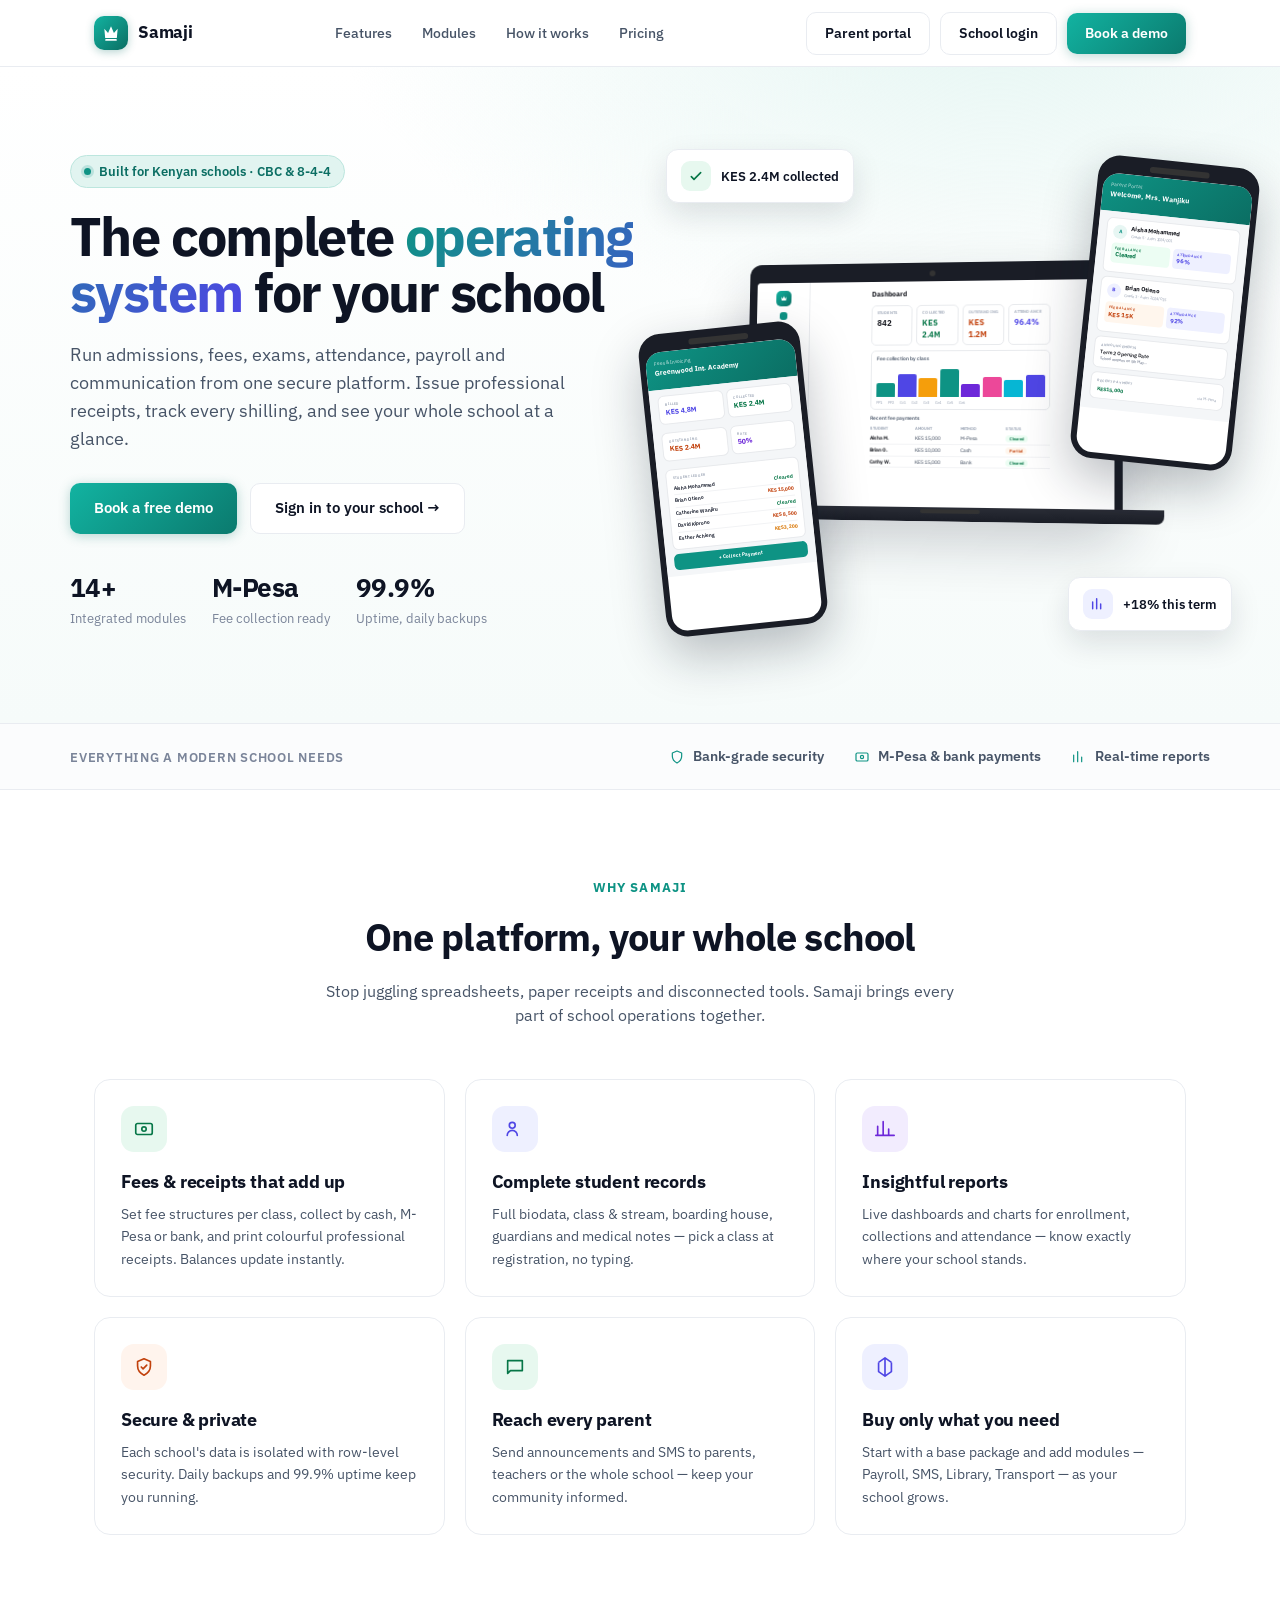
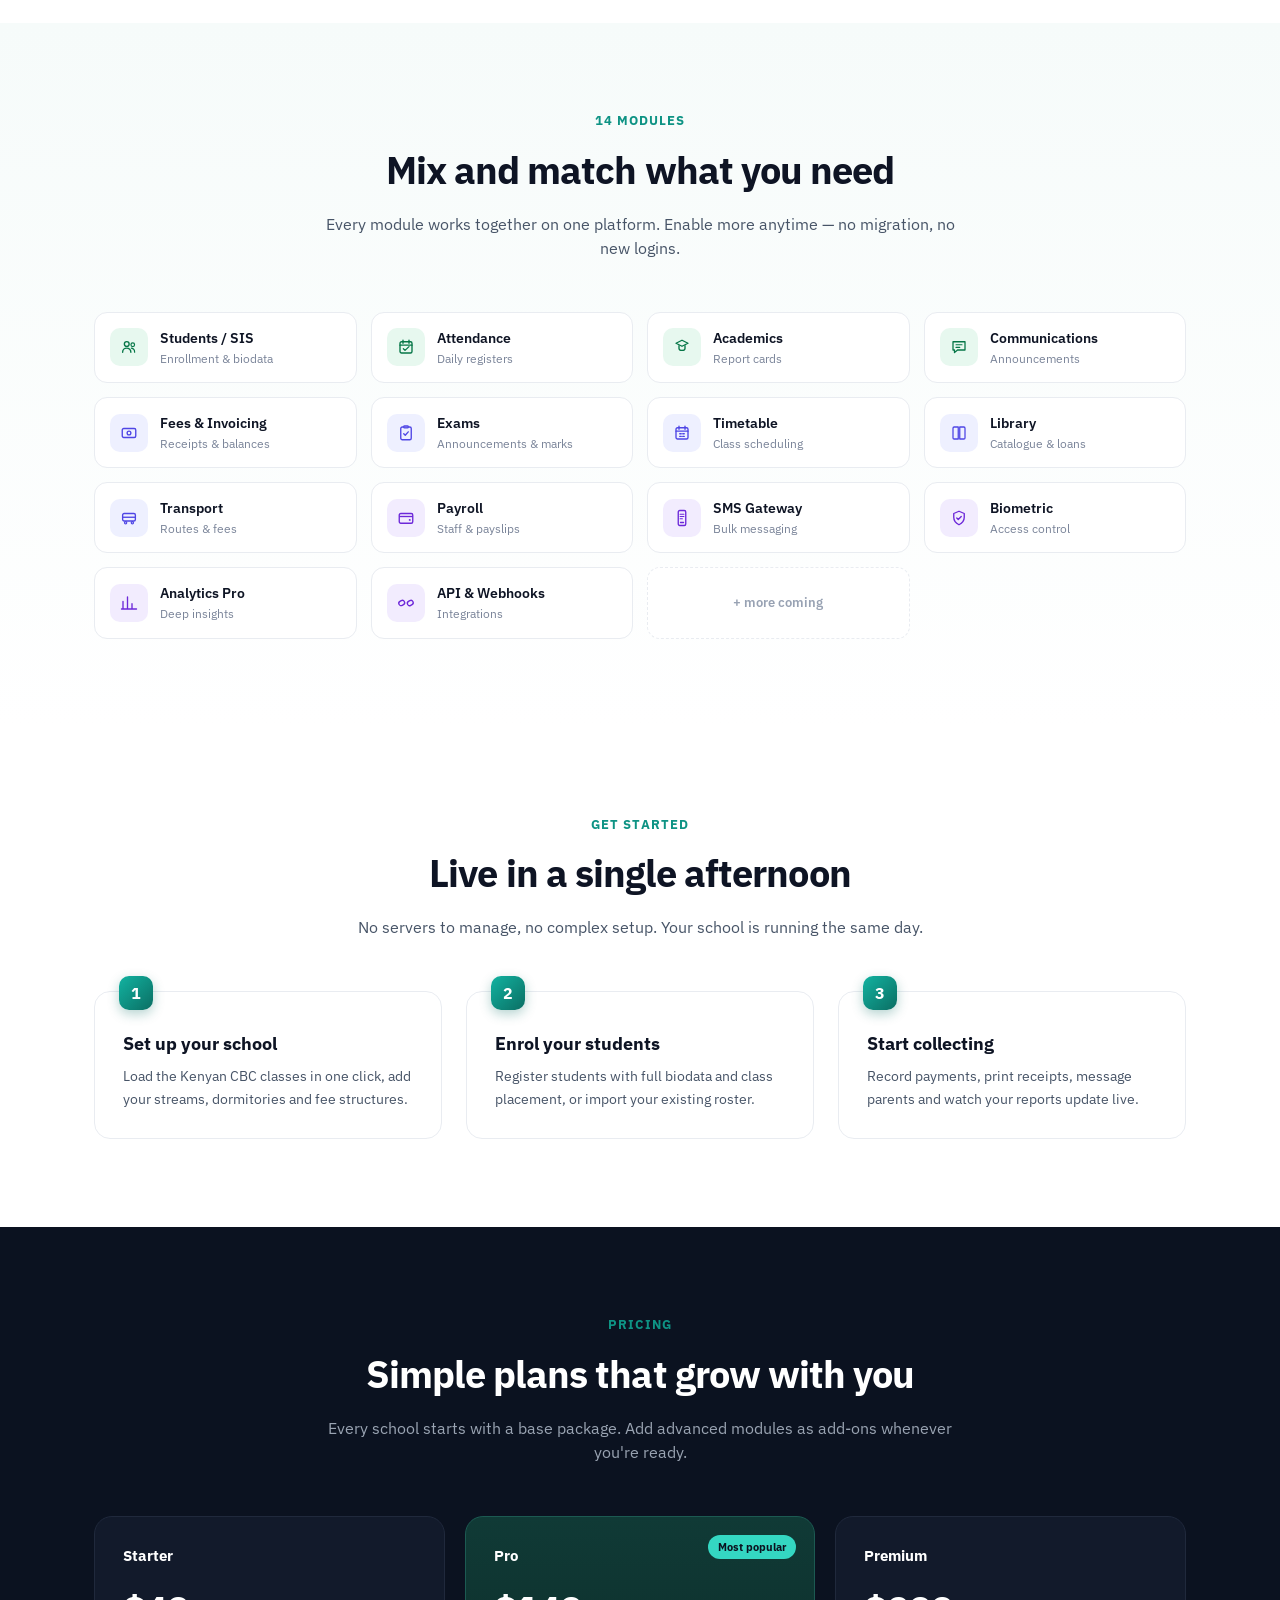
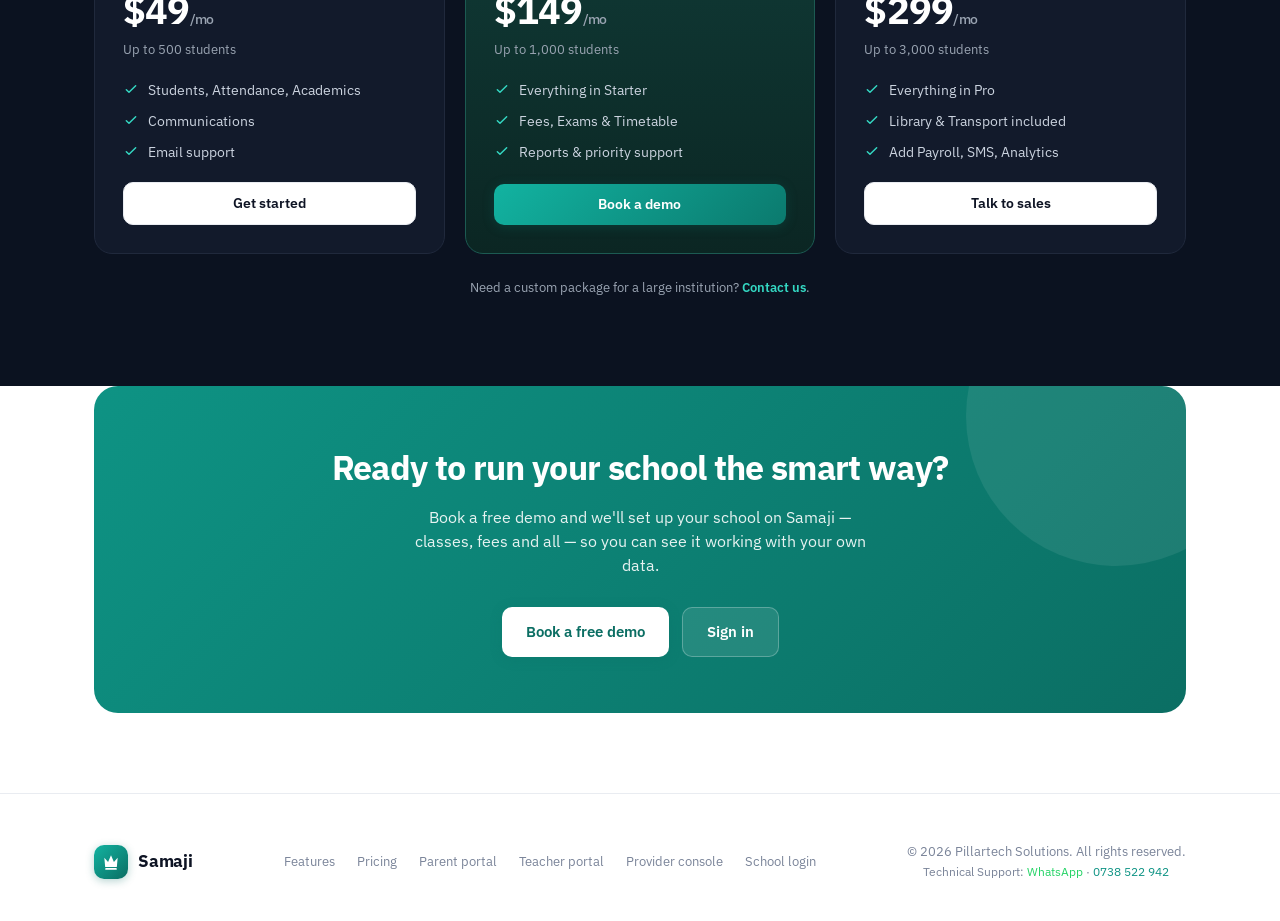
<file: index.html>
<!DOCTYPE html>
<html lang="en">
<head>
<meta charset="utf-8">
<meta name="viewport" content="width=device-width, initial-scale=1">
<title>Samaji — The complete operating system for your school</title>
<link rel="icon" href="assets/icons/favicon.svg" type="image/svg+xml">
<link rel="alternate icon" href="assets/icons/favicon.ico">
<link rel="apple-touch-icon" href="assets/icons/apple-touch-icon.png">
<link rel="manifest" href="assets/icons/site.webmanifest">
<meta name="theme-color" content="#0E9384">
<meta name="description" content="Samaji is an all-in-one school management platform for Kenyan schools — students, fees, exams, attendance, payroll and more. Built by Pillartech Solutions.">
<link href="https://fonts.googleapis.com/css2?family=IBM+Plex+Sans:wght@400;500;600;700&family=IBM+Plex+Mono:wght@500&display=swap" rel="stylesheet">
<style>
  :root{--teal:#0E9384;--teal-d:#0B6E63;--ink:#0E1424;--ink2:#475467;--muted:#7A8499;--line:#E9ECF1;--bg:#F6F8FA;--indigo:#4F46E5;--violet:#6D28D9;--amber:#C2410C;}
  *{box-sizing:border-box;margin:0;padding:0;}
  html{scroll-behavior:smooth;}
  body{font-family:'IBM Plex Sans',system-ui,sans-serif;color:var(--ink);background:#fff;-webkit-font-smoothing:antialiased;line-height:1.5;}
  a{text-decoration:none;color:inherit;}
  .wrap{max-width:1140px;margin:0 auto;padding:0 24px;}
  .mono{font-family:'IBM Plex Mono',monospace;}
  @keyframes up{from{opacity:0;transform:translateY(22px);}to{opacity:1;transform:translateY(0);}}
  @keyframes floaty{0%,100%{transform:translateY(0);}50%{transform:translateY(-10px);}}
  @keyframes grow{from{transform:scaleY(0);}to{transform:scaleY(1);}}
  .reveal{animation:up .7s both;}

  /* nav */
  nav{position:sticky;top:0;z-index:50;background:rgba(255,255,255,.82);backdrop-filter:blur(12px);border-bottom:1px solid var(--line);}
  nav .inner{display:flex;align-items:center;justify-content:space-between;height:66px;}
  .logo{display:flex;align-items:center;gap:10px;font-weight:700;font-size:17px;letter-spacing:-.01em;}
  .logo .mark{width:34px;height:34px;border-radius:10px;background:linear-gradient(135deg,#12B3A1,#0B6E63);color:#fff;display:flex;align-items:center;justify-content:center;box-shadow:0 2px 8px rgba(11,110,99,.3);}
  nav .links{display:flex;align-items:center;gap:30px;}
  nav .links a{font-size:14px;font-weight:500;color:var(--ink2);transition:color .15s;}
  nav .links a:hover{color:var(--ink);}
  .btn{display:inline-flex;align-items:center;gap:8px;font-size:14px;font-weight:600;font-family:inherit;border-radius:10px;padding:10px 18px;cursor:pointer;border:none;transition:transform .15s,filter .15s,box-shadow .15s;}
  .btn.primary{background:linear-gradient(135deg,#12B3A1,#0B7A6E);color:#fff;box-shadow:0 2px 12px rgba(11,110,99,.28);}
  .btn.primary:hover{filter:brightness(1.06);transform:translateY(-1px);box-shadow:0 6px 18px rgba(11,110,99,.32);}
  .btn.ghost{background:#fff;color:var(--ink);border:1px solid var(--line);}
  .btn.ghost:hover{background:#F7F9FB;}
  .btn.lg{padding:13px 24px;font-size:15px;}
  @media(max-width:780px){nav .links{display:none;}}

  /* hero */
  .hero{position:relative;overflow:hidden;background:radial-gradient(1100px 520px at 78% -8%,#E6F6F3 0%,rgba(230,246,243,0) 60%),linear-gradient(180deg,#FFFFFF,#F6FBFA);}
  .hero .inner{display:grid;grid-template-columns:1.05fr .95fr;gap:50px;align-items:center;padding:88px 0 96px;}
  @media(max-width:920px){.hero .inner{grid-template-columns:1fr;gap:44px;padding:64px 0 72px;}}
  .eyebrow{display:inline-flex;align-items:center;gap:8px;font-size:12.5px;font-weight:600;color:var(--teal-d);background:#E1F4F0;border:1px solid #BCE6DE;padding:6px 13px;border-radius:30px;}
  .eyebrow .dot{width:7px;height:7px;border-radius:50%;background:var(--teal);box-shadow:0 0 0 3px rgba(14,147,132,.18);}
  h1{font-size:54px;line-height:1.05;font-weight:700;letter-spacing:-.03em;margin:20px 0 0;text-wrap:balance;}
  h1 .hl{background:linear-gradient(120deg,#0E9384,#4F46E5);-webkit-background-clip:text;background-clip:text;color:transparent;}
  .lead{font-size:17.5px;color:var(--ink2);margin:20px 0 0;max-width:46ch;line-height:1.6;}
  .cta-row{display:flex;gap:13px;margin-top:30px;flex-wrap:wrap;}
  .hero-meta{display:flex;gap:26px;margin-top:34px;flex-wrap:wrap;}
  .hero-meta .m .n{font-size:26px;font-weight:700;letter-spacing:-.02em;}
  .hero-meta .m .l{font-size:12.5px;color:var(--muted);margin-top:2px;}
  @media(max-width:520px){h1{font-size:40px;}}

  /* hero device showcase */
  .devices{position:relative;animation:up .8s .1s both;perspective:1200px;display:flex;align-items:center;justify-content:center;min-height:440px;}

  /* laptop */
  .laptop{position:relative;z-index:2;transform:rotateY(-8deg) rotateX(4deg);transform-style:preserve-3d;transition:transform .5s;}
  .laptop:hover{transform:rotateY(-2deg) rotateX(1deg);}
  .laptop .lid{width:380px;background:#1A1D26;border-radius:12px 12px 0 0;padding:8px 8px 0;box-shadow:0 30px 60px rgba(16,24,40,.22);}
  .laptop .cam{width:6px;height:6px;border-radius:50%;background:#333;margin:0 auto 5px;}
  .laptop .screen{background:#fff;border-radius:4px 4px 0 0;overflow:hidden;aspect-ratio:16/10;}
  .laptop .base{width:420px;height:14px;background:linear-gradient(180deg,#2A2D36,#1A1D26);border-radius:0 0 8px 8px;margin:-1px auto 0;position:relative;}
  .laptop .base::before{content:"";position:absolute;top:2px;left:50%;transform:translateX(-50%);width:60px;height:4px;border-radius:2px;background:#333;}

  /* phone */
  .phone{position:absolute;z-index:3;background:#1A1D26;border-radius:22px;padding:6px;box-shadow:0 20px 50px rgba(16,24,40,.28);transition:transform .4s;}
  .phone .notch{width:60px;height:6px;border-radius:3px;background:#333;margin:2px auto 4px;}
  .phone .pscreen{background:#fff;border-radius:16px;overflow:hidden;width:150px;height:280px;}
  .phone-l{left:-40px;bottom:-20px;transform:rotate(-6deg);animation:floaty 5s ease-in-out infinite;}
  .phone-r{right:-36px;top:-10px;transform:rotate(6deg);animation:floaty 5s 1.5s ease-in-out infinite;}
  .phone:hover{transform:rotate(0deg) scale(1.04);}

  /* miniature UI inside devices */
  .mini-sidebar{background:#fff;border-right:1px solid #EAECEF;width:56px;float:left;height:100%;padding:6px 4px;}
  .mini-sidebar .dot{width:8px;height:8px;border-radius:3px;margin:3px auto;background:#E7F6F3;}
  .mini-sidebar .dot.active{background:#0E9384;}
  .mini-main{margin-left:56px;padding:8px;overflow:hidden;}

  .mini-topbar{background:#fff;border-bottom:1px solid #EAECEF;padding:5px 8px;display:flex;align-items:center;gap:5px;}
  .mini-topbar .logo-sm{width:14px;height:14px;border-radius:4px;background:linear-gradient(135deg,#12B3A1,#0B6E63);}
  .mini-topbar span{font-size:6px;font-weight:700;color:#15171E;}

  .mini-kpi{display:flex;gap:4px;margin-bottom:5px;}
  .mini-kpi .k{flex:1;border:1px solid #E8EAED;border-radius:5px;padding:4px 5px;}
  .mini-kpi .k .lb{font-size:4px;color:#98A2B3;text-transform:uppercase;font-weight:600;letter-spacing:.03em;}
  .mini-kpi .k .vl{font-size:8px;font-weight:700;margin-top:1px;}

  .mini-chart{border:1px solid #E8EAED;border-radius:5px;padding:4px 5px;}
  .mini-chart .ct{font-size:5px;font-weight:600;color:#475467;margin-bottom:3px;}
  .mini-bars{display:flex;align-items:flex-end;gap:3px;height:32px;}
  .mini-bars span{flex:1;border-radius:2px 2px 0 0;transform-origin:bottom;animation:grow .9s both;}

  .mini-table{margin-top:5px;}
  .mini-table .hdr{display:flex;gap:2px;margin-bottom:2px;}
  .mini-table .hdr span{font-size:3.5px;font-weight:700;color:#98A2B3;text-transform:uppercase;flex:1;}
  .mini-table .row{display:flex;gap:2px;padding:2px 0;border-bottom:1px solid #F2F3F5;}
  .mini-table .row span{font-size:4.5px;color:#344054;flex:1;}
  .mini-table .row span.bold{font-weight:700;color:#15171E;}
  .mini-table .row .pill-sm{font-size:3.5px;padding:1px 4px;border-radius:8px;font-weight:700;}
  .mini-table .row .pill-green{background:#ECFDF3;color:#067647;}
  .mini-table .row .pill-amber{background:#FFF6ED;color:#C2410C;}

  /* phone miniature */
  .pmini-head{background:linear-gradient(135deg,#0E9384,#0B6E63);color:#fff;padding:8px 8px 12px;border-radius:0;}
  .pmini-head .greeting{font-size:5px;color:rgba(255,255,255,.8);}
  .pmini-head .school{font-size:7px;font-weight:700;}
  .pmini-body{padding:6px 8px;background:#F4F6F8;}
  .pmini-card{background:#fff;border-radius:6px;padding:5px 6px;margin-bottom:4px;border:1px solid #E8EAED;}
  .pmini-card .lb{font-size:3.5px;color:#98A2B3;text-transform:uppercase;font-weight:600;}
  .pmini-card .vl{font-size:7px;font-weight:700;margin-top:1px;}
  .pmini-row{display:flex;gap:3px;margin-bottom:4px;}

  .badge-float{position:absolute;background:#fff;border:1px solid var(--line);border-radius:12px;box-shadow:0 12px 30px rgba(16,24,40,.12);padding:11px 14px;display:flex;align-items:center;gap:10px;font-size:12.5px;font-weight:600;animation:floaty 4s ease-in-out infinite;z-index:10;}
  .badge-float .ic{width:30px;height:30px;border-radius:9px;display:flex;align-items:center;justify-content:center;}
  .bf1{top:-22px;left:-26px;}
  .bf2{bottom:-20px;right:-22px;animation-delay:1.2s;}

  @media(max-width:920px){
    .devices{min-height:340px;perspective:800px;margin-top:20px;}
    .laptop .lid{width:280px;}
    .laptop .base{width:310px;}
    .phone .pscreen{width:120px;height:220px;}
    .phone-l{left:-20px;bottom:0px;}
    .phone-r{right:-16px;top:0px;}
    .bf1{left:6px;}.bf2{right:6px;}
  }
  @media(max-width:520px){
    .phone-l{display:none;}
    .laptop .lid{width:240px;}
    .laptop .base{width:268px;}
    .phone-r{right:0;top:-10px;}
  }

  /* trust */
  .trust{border-top:1px solid var(--line);border-bottom:1px solid var(--line);background:#FBFCFD;}
  .trust .inner{display:flex;align-items:center;justify-content:space-between;gap:24px;padding:22px 0;flex-wrap:wrap;}
  .trust .lbl{font-size:12.5px;font-weight:600;color:var(--muted);text-transform:uppercase;letter-spacing:.06em;}
  .trust .chips{display:flex;gap:30px;flex-wrap:wrap;}
  .trust .chip{font-size:14px;font-weight:600;color:var(--ink2);display:flex;align-items:center;gap:8px;}

  /* sections */
  section{padding:88px 0;}
  .sec-head{text-align:center;max-width:640px;margin:0 auto 52px;}
  .sec-head .kick{font-size:13px;font-weight:700;color:var(--teal);text-transform:uppercase;letter-spacing:.08em;}
  .sec-head h2{font-size:38px;font-weight:700;letter-spacing:-.025em;margin:10px 0 0;text-wrap:balance;}
  .sec-head p{font-size:16px;color:var(--ink2);margin:14px 0 0;}

  .feat-grid{display:grid;grid-template-columns:repeat(3,1fr);gap:20px;}
  @media(max-width:900px){.feat-grid{grid-template-columns:1fr;}}
  .feat{background:#fff;border:1px solid var(--line);border-radius:16px;padding:26px;transition:transform .25s,box-shadow .25s,border-color .25s;}
  .feat:hover{transform:translateY(-4px);box-shadow:0 16px 40px rgba(16,24,40,.08);border-color:#CFE9E3;}
  .feat .ic{width:46px;height:46px;border-radius:13px;display:flex;align-items:center;justify-content:center;margin-bottom:16px;}
  .feat h3{font-size:18px;font-weight:700;letter-spacing:-.01em;}
  .feat p{font-size:14px;color:var(--ink2);margin-top:8px;line-height:1.6;}

  /* modules */
  .modules{background:linear-gradient(180deg,#F6FBFA,#fff);}
  .mod-grid{display:grid;grid-template-columns:repeat(4,1fr);gap:14px;}
  @media(max-width:900px){.mod-grid{grid-template-columns:repeat(2,1fr);}}
  .mod{display:flex;align-items:center;gap:12px;background:#fff;border:1px solid var(--line);border-radius:13px;padding:15px;transition:transform .2s,box-shadow .2s;}
  .mod:hover{transform:translateY(-3px);box-shadow:0 10px 26px rgba(16,24,40,.07);}
  .mod .t{flex:none;width:38px;height:38px;border-radius:10px;display:flex;align-items:center;justify-content:center;font-weight:700;font-size:14px;}
  .mod .nm{font-size:14px;font-weight:600;}
  .mod .ds{font-size:11.5px;color:var(--muted);margin-top:1px;}

  /* steps */
  .steps{display:grid;grid-template-columns:repeat(3,1fr);gap:24px;counter-reset:s;}
  @media(max-width:820px){.steps{grid-template-columns:1fr;}}
  .step{position:relative;padding:28px;border:1px solid var(--line);border-radius:16px;background:#fff;}
  .step::before{counter-increment:s;content:counter(s);position:absolute;top:-16px;left:24px;width:34px;height:34px;border-radius:10px;background:linear-gradient(135deg,#12B3A1,#0B6E63);color:#fff;display:flex;align-items:center;justify-content:center;font-weight:700;box-shadow:0 4px 12px rgba(11,110,99,.3);}
  .step h3{font-size:18px;font-weight:700;margin-top:10px;}
  .step p{font-size:14px;color:var(--ink2);margin-top:8px;line-height:1.6;}

  /* pricing */
  .pricing{background:#0B1220;color:#fff;}
  .pricing .sec-head h2{color:#fff;}
  .pricing .sec-head p{color:#9AA4B2;}
  .price-grid{display:grid;grid-template-columns:repeat(3,1fr);gap:20px;align-items:stretch;}
  @media(max-width:900px){.price-grid{grid-template-columns:1fr;max-width:420px;margin:0 auto;}}
  .plan{background:#121A2B;border:1px solid #20293C;border-radius:18px;padding:28px;display:flex;flex-direction:column;}
  .plan.feat-plan{background:linear-gradient(180deg,#103A36,#0B2623);border-color:#1C5A52;position:relative;}
  .plan .tag{position:absolute;top:18px;right:18px;font-size:11px;font-weight:700;color:#0B1220;background:#34D7C2;padding:4px 10px;border-radius:20px;}
  .plan .pn{font-size:15px;font-weight:700;}
  .plan .pp{font-size:38px;font-weight:700;letter-spacing:-.02em;margin:14px 0 2px;}
  .plan .pp small{font-size:14px;font-weight:500;color:#9AA4B2;}
  .plan .pd{font-size:13px;color:#9AA4B2;}
  .plan ul{list-style:none;margin:20px 0;display:flex;flex-direction:column;gap:11px;flex:1;}
  .plan li{font-size:13.5px;color:#CBD3DF;display:flex;align-items:flex-start;gap:9px;}
  .plan li svg{flex:none;margin-top:1px;}
  .plan .btn{justify-content:center;width:100%;}
  .plan.feat-plan .btn.ghost{background:rgba(255,255,255,.06);color:#fff;border-color:rgba(255,255,255,.18);}

  /* CTA */
  .cta{background:linear-gradient(135deg,#0E9384,#0B6E63);color:#fff;border-radius:24px;padding:56px;text-align:center;position:relative;overflow:hidden;margin:0 24px;}
  .cta::after{content:"";position:absolute;width:300px;height:300px;border-radius:50%;background:rgba(255,255,255,.08);top:-120px;right:-80px;}
  .cta h2{font-size:34px;font-weight:700;letter-spacing:-.02em;position:relative;}
  .cta p{font-size:16px;opacity:.9;margin:12px auto 0;max-width:48ch;position:relative;}
  .cta .cta-row{justify-content:center;position:relative;}
  .cta .btn.primary{background:#fff;color:var(--teal-d);}
  .cta .btn.ghost{background:rgba(255,255,255,.1);color:#fff;border-color:rgba(255,255,255,.25);}

  footer{padding:48px 0 40px;border-top:1px solid var(--line);margin-top:80px;}
  footer .inner{display:flex;align-items:center;justify-content:space-between;gap:20px;flex-wrap:wrap;}
  footer .muted{font-size:13px;color:var(--muted);}
</style>
</head>
<body>

<nav>
  <div class="wrap inner">
    <div class="logo"><span class="mark"><svg width="20" height="20" viewBox="0 0 24 24" fill="currentColor"><path d="M5 18L4 7l4.5 5L12 4l3.5 8L20 7l-1 11H5z"/><rect x="5" y="19.2" width="14" height="2.1" rx="1.05"/></svg></span>Samaji</div>
    <div class="links">
      <a href="#features">Features</a>
      <a href="#modules">Modules</a>
      <a href="#how">How it works</a>
      <a href="#pricing">Pricing</a>
    </div>
    <div class="row" style="display:flex;gap:10px;align-items:center;">
      <a href="parent/" class="btn ghost">Parent portal</a>
      <a href="school/" class="btn ghost">School login</a>
      <a href="#cta" class="btn primary">Book a demo</a>
    </div>
  </div>
</nav>

<header class="hero">
  <div class="wrap inner">
    <div>
      <span class="eyebrow"><span class="dot"></span>Built for Kenyan schools · CBC &amp; 8-4-4</span>
      <h1>The complete <span class="hl">operating system</span> for your school</h1>
      <p class="lead">Run admissions, fees, exams, attendance, payroll and communication from one secure platform. Issue professional receipts, track every shilling, and see your whole school at a glance.</p>
      <div class="cta-row">
        <a href="#cta" class="btn primary lg">Book a free demo</a>
        <a href="school/" class="btn ghost lg">Sign in to your school →</a>
      </div>
      <div class="hero-meta">
        <div class="m"><div class="n">14+</div><div class="l">Integrated modules</div></div>
        <div class="m"><div class="n">M-Pesa</div><div class="l">Fee collection ready</div></div>
        <div class="m"><div class="n">99.9%</div><div class="l">Uptime, daily backups</div></div>
      </div>
    </div>
    <div class="devices">
      <div class="badge-float bf1"><span class="ic" style="background:#E7F8EF;color:#067647;"><svg width="16" height="16" viewBox="0 0 24 24" fill="none"><path d="M5 13l4 4L19 7" stroke="currentColor" stroke-width="2.4" stroke-linecap="round" stroke-linejoin="round"/></svg></span>KES 2.4M collected</div>
      <div class="badge-float bf2"><span class="ic" style="background:#EEF0FF;color:#4F46E5;"><svg width="16" height="16" viewBox="0 0 24 24" fill="none"><path d="M4 19V9M10 19V4M16 19v-7" stroke="currentColor" stroke-width="2.2" stroke-linecap="round"/></svg></span>+18% this term</div>

      <!-- PHONE LEFT — Fees & Invoicing (mobile view) -->
      <div class="phone phone-l">
        <div class="notch"></div>
        <div class="pscreen">
          <div class="pmini-head">
            <div class="greeting">Fees &amp; Invoicing</div>
            <div class="school">Greenwood Int. Academy</div>
          </div>
          <div class="pmini-body">
            <div class="pmini-row">
              <div class="pmini-card" style="flex:1;"><div class="lb">Billed</div><div class="vl" style="color:#4F46E5;">KES 4.8M</div></div>
              <div class="pmini-card" style="flex:1;"><div class="lb">Collected</div><div class="vl" style="color:#067647;">KES 2.4M</div></div>
            </div>
            <div class="pmini-row">
              <div class="pmini-card" style="flex:1;"><div class="lb">Outstanding</div><div class="vl" style="color:#C2410C;">KES 2.4M</div></div>
              <div class="pmini-card" style="flex:1;"><div class="lb">Rate</div><div class="vl" style="color:#6D28D9;">50%</div></div>
            </div>
            <div class="pmini-card">
              <div class="lb" style="margin-bottom:3px;">Student ledger</div>
              <div style="display:flex;justify-content:space-between;padding:2px 0;border-bottom:1px solid #F2F3F5;"><span style="font-size:5px;font-weight:600;">Aisha Mohammed</span><span style="font-size:5px;color:#067647;font-weight:700;">Cleared</span></div>
              <div style="display:flex;justify-content:space-between;padding:2px 0;border-bottom:1px solid #F2F3F5;"><span style="font-size:5px;font-weight:600;">Brian Otieno</span><span style="font-size:5px;color:#C2410C;font-weight:700;">KES 15,000</span></div>
              <div style="display:flex;justify-content:space-between;padding:2px 0;border-bottom:1px solid #F2F3F5;"><span style="font-size:5px;font-weight:600;">Catherine Wanjiru</span><span style="font-size:5px;color:#067647;font-weight:700;">Cleared</span></div>
              <div style="display:flex;justify-content:space-between;padding:2px 0;border-bottom:1px solid #F2F3F5;"><span style="font-size:5px;font-weight:600;">David Kiprono</span><span style="font-size:5px;color:#C2410C;font-weight:700;">KES 8,500</span></div>
              <div style="display:flex;justify-content:space-between;padding:2px 0;"><span style="font-size:5px;font-weight:600;">Esther Achieng</span><span style="font-size:5px;color:#D97706;font-weight:700;">KES 3,200</span></div>
            </div>
            <div style="margin-top:4px;background:#0E9384;color:#fff;text-align:center;padding:4px;border-radius:5px;font-size:5px;font-weight:700;">+ Collect Payment</div>
          </div>
        </div>
      </div>

      <!-- LAPTOP — School Dashboard -->
      <div class="laptop">
        <div class="lid">
          <div class="cam"></div>
          <div class="screen">
            <div style="display:flex;height:100%;">
              <div class="mini-sidebar">
                <div style="width:16px;height:16px;border-radius:5px;background:linear-gradient(135deg,#12B3A1,#0B6E63);margin:2px auto 6px;display:flex;align-items:center;justify-content:center;"><svg width="8" height="8" viewBox="0 0 24 24" fill="#fff"><path d="M5 18L4 7l4.5 5L12 4l3.5 8L20 7l-1 11H5z"/></svg></div>
                <div class="dot active"></div>
                <div class="dot"></div>
                <div class="dot"></div>
                <div class="dot"></div>
                <div class="dot" style="background:#EEF0FF;"></div>
                <div class="dot" style="background:#EEF0FF;"></div>
                <div class="dot" style="background:#EEF0FF;"></div>
                <div class="dot" style="background:#F1ECFE;"></div>
              </div>
              <div class="mini-main">
                <div style="font-size:7px;font-weight:700;margin-bottom:5px;color:#15171E;">Dashboard</div>
                <div class="mini-kpi">
                  <div class="k"><div class="lb">Students</div><div class="vl" style="color:#15171E;">842</div></div>
                  <div class="k"><div class="lb">Collected</div><div class="vl" style="color:#067647;">KES 2.4M</div></div>
                  <div class="k"><div class="lb">Outstanding</div><div class="vl" style="color:#C2410C;">KES 1.2M</div></div>
                  <div class="k"><div class="lb">Attendance</div><div class="vl" style="color:#4F46E5;">96.4%</div></div>
                </div>
                <div class="mini-chart">
                  <div class="ct">Fee collection by class</div>
                  <div class="mini-bars">
                    <span style="height:45%;background:#0E9384;animation-delay:.15s;"></span>
                    <span style="height:72%;background:#4F46E5;animation-delay:.25s;"></span>
                    <span style="height:58%;background:#F59E0B;animation-delay:.35s;"></span>
                    <span style="height:88%;background:#0E9384;animation-delay:.45s;"></span>
                    <span style="height:40%;background:#6D28D9;animation-delay:.55s;"></span>
                    <span style="height:64%;background:#EC4899;animation-delay:.65s;"></span>
                    <span style="height:52%;background:#06B6D4;animation-delay:.75s;"></span>
                    <span style="height:70%;background:#4F46E5;animation-delay:.85s;"></span>
                  </div>
                  <div style="display:flex;gap:6px;margin-top:3px;">
                    <span style="font-size:3.5px;color:#98A2B3;">PP1</span>
                    <span style="font-size:3.5px;color:#98A2B3;">PP2</span>
                    <span style="font-size:3.5px;color:#98A2B3;">Gr1</span>
                    <span style="font-size:3.5px;color:#98A2B3;">Gr2</span>
                    <span style="font-size:3.5px;color:#98A2B3;">Gr3</span>
                    <span style="font-size:3.5px;color:#98A2B3;">Gr4</span>
                    <span style="font-size:3.5px;color:#98A2B3;">Gr5</span>
                    <span style="font-size:3.5px;color:#98A2B3;">Gr6</span>
                  </div>
                </div>
                <div class="mini-table">
                  <div style="font-size:5px;font-weight:600;color:#475467;margin:5px 0 3px;">Recent fee payments</div>
                  <div class="hdr"><span>Student</span><span>Amount</span><span>Method</span><span>Status</span></div>
                  <div class="row"><span class="bold">Aisha M.</span><span>KES 15,000</span><span>M-Pesa</span><span><span class="pill-sm pill-green">Cleared</span></span></div>
                  <div class="row"><span class="bold">Brian O.</span><span>KES 10,000</span><span>Cash</span><span><span class="pill-sm pill-amber">Partial</span></span></div>
                  <div class="row"><span class="bold">Cathy W.</span><span>KES 15,000</span><span>Bank</span><span><span class="pill-sm pill-green">Cleared</span></span></div>
                </div>
              </div>
            </div>
          </div>
        </div>
        <div class="base"></div>
      </div>

      <!-- PHONE RIGHT — Parent Portal -->
      <div class="phone phone-r">
        <div class="notch"></div>
        <div class="pscreen">
          <div class="pmini-head" style="background:linear-gradient(135deg,#0E9384,#0B6E63);">
            <div class="greeting">Parent Portal</div>
            <div class="school">Welcome, Mrs. Wanjiku</div>
          </div>
          <div class="pmini-body">
            <div class="pmini-card">
              <div style="display:flex;align-items:center;gap:4px;margin-bottom:4px;">
                <div style="width:14px;height:14px;border-radius:50%;background:#E7F6F3;display:flex;align-items:center;justify-content:center;font-size:5px;font-weight:700;color:#0E9384;">A</div>
                <div><div style="font-size:6px;font-weight:700;color:#15171E;">Aisha Mohammed</div><div style="font-size:4px;color:#98A2B3;">Grade 5 &middot; Adm: 2024/001</div></div>
              </div>
              <div class="pmini-row">
                <div style="flex:1;background:#ECFDF3;border-radius:4px;padding:3px 4px;"><div style="font-size:3.5px;color:#067647;font-weight:600;">FEE BALANCE</div><div style="font-size:6px;font-weight:700;color:#067647;">Cleared</div></div>
                <div style="flex:1;background:#EEF0FF;border-radius:4px;padding:3px 4px;"><div style="font-size:3.5px;color:#4F46E5;font-weight:600;">ATTENDANCE</div><div style="font-size:6px;font-weight:700;color:#4F46E5;">96%</div></div>
              </div>
            </div>
            <div class="pmini-card">
              <div style="display:flex;align-items:center;gap:4px;margin-bottom:4px;">
                <div style="width:14px;height:14px;border-radius:50%;background:#EEF0FF;display:flex;align-items:center;justify-content:center;font-size:5px;font-weight:700;color:#4F46E5;">B</div>
                <div><div style="font-size:6px;font-weight:700;color:#15171E;">Brian Otieno</div><div style="font-size:4px;color:#98A2B3;">Grade 3 &middot; Adm: 2024/015</div></div>
              </div>
              <div class="pmini-row">
                <div style="flex:1;background:#FFF6ED;border-radius:4px;padding:3px 4px;"><div style="font-size:3.5px;color:#C2410C;font-weight:600;">FEE BALANCE</div><div style="font-size:6px;font-weight:700;color:#C2410C;">KES 15K</div></div>
                <div style="flex:1;background:#EEF0FF;border-radius:4px;padding:3px 4px;"><div style="font-size:3.5px;color:#4F46E5;font-weight:600;">ATTENDANCE</div><div style="font-size:6px;font-weight:700;color:#4F46E5;">92%</div></div>
              </div>
            </div>
            <div class="pmini-card">
              <div class="lb" style="margin-bottom:2px;">Announcements</div>
              <div style="font-size:5px;font-weight:600;color:#15171E;">Term 2 Opening Date</div>
              <div style="font-size:4px;color:#667085;">School reopens on 5th May...</div>
            </div>
            <div class="pmini-card">
              <div class="lb" style="margin-bottom:2px;">Recent Payment</div>
              <div style="display:flex;justify-content:space-between;"><span style="font-size:5px;font-weight:700;color:#067647;">KES 15,000</span><span style="font-size:4px;color:#98A2B3;">via M-Pesa</span></div>
            </div>
          </div>
        </div>
      </div>
    </div>
  </div>
</header>

<div class="trust">
  <div class="wrap inner">
    <span class="lbl">Everything a modern school needs</span>
    <div class="chips">
      <span class="chip"><svg width="16" height="16" viewBox="0 0 24 24" fill="none"><path d="M12 3l7 3v5c0 4.5-3 8-7 10-4-2-7-5.5-7-10V6l7-3z" stroke="#0E9384" stroke-width="1.8" stroke-linejoin="round"/></svg>Bank-grade security</span>
      <span class="chip"><svg width="16" height="16" viewBox="0 0 24 24" fill="none"><rect x="3" y="6" width="18" height="12" rx="2" stroke="#0E9384" stroke-width="1.8"/><circle cx="12" cy="12" r="2.4" stroke="#0E9384" stroke-width="1.8"/></svg>M-Pesa &amp; bank payments</span>
      <span class="chip"><svg width="16" height="16" viewBox="0 0 24 24" fill="none"><path d="M4 19V9M10 19V4M16 19v-7" stroke="#0E9384" stroke-width="1.8" stroke-linecap="round"/></svg>Real-time reports</span>
    </div>
  </div>
</div>

<section id="features">
  <div class="wrap">
    <div class="sec-head reveal">
      <div class="kick">Why Samaji</div>
      <h2>One platform, your whole school</h2>
      <p>Stop juggling spreadsheets, paper receipts and disconnected tools. Samaji brings every part of school operations together.</p>
    </div>
    <div class="feat-grid">
      <div class="feat reveal"><div class="ic" style="background:#E7F8EF;color:#067647;"><svg width="22" height="22" viewBox="0 0 24 24" fill="none"><rect x="3" y="6" width="18" height="12" rx="2" stroke="currentColor" stroke-width="1.8"/><circle cx="12" cy="12" r="2.4" stroke="currentColor" stroke-width="1.8"/></svg></div><h3>Fees &amp; receipts that add up</h3><p>Set fee structures per class, collect by cash, M-Pesa or bank, and print colourful professional receipts. Balances update instantly.</p></div>
      <div class="feat reveal"><div class="ic" style="background:#EEF0FF;color:#4F46E5;"><svg width="22" height="22" viewBox="0 0 24 24" fill="none"><circle cx="9" cy="8" r="3.2" stroke="currentColor" stroke-width="1.8"/><path d="M3.5 19a5.5 5.5 0 0 1 11 0" stroke="currentColor" stroke-width="1.8" stroke-linecap="round"/></svg></div><h3>Complete student records</h3><p>Full biodata, class &amp; stream, boarding house, guardians and medical notes — pick a class at registration, no typing.</p></div>
      <div class="feat reveal"><div class="ic" style="background:#F2ECFE;color:#6D28D9;"><svg width="22" height="22" viewBox="0 0 24 24" fill="none"><path d="M4 19V9M10 19V4M16 19v-7M22 19H2" stroke="currentColor" stroke-width="1.8" stroke-linecap="round"/></svg></div><h3>Insightful reports</h3><p>Live dashboards and charts for enrollment, collections and attendance — know exactly where your school stands.</p></div>
      <div class="feat reveal"><div class="ic" style="background:#FFF4ED;color:#C2410C;"><svg width="22" height="22" viewBox="0 0 24 24" fill="none"><path d="M12 3l7 3v5c0 4.5-3 8-7 10-4-2-7-5.5-7-10V6l7-3z" stroke="currentColor" stroke-width="1.8" stroke-linejoin="round"/><path d="M9 12l2 2 4-4" stroke="currentColor" stroke-width="1.8" stroke-linecap="round" stroke-linejoin="round"/></svg></div><h3>Secure &amp; private</h3><p>Each school's data is isolated with row-level security. Daily backups and 99.9% uptime keep you running.</p></div>
      <div class="feat reveal"><div class="ic" style="background:#E7F8EF;color:#067647;"><svg width="22" height="22" viewBox="0 0 24 24" fill="none"><path d="M4 5h16v11H7l-3 3z" stroke="currentColor" stroke-width="1.8" stroke-linejoin="round"/></svg></div><h3>Reach every parent</h3><p>Send announcements and SMS to parents, teachers or the whole school — keep your community informed.</p></div>
      <div class="feat reveal"><div class="ic" style="background:#EEF0FF;color:#4F46E5;"><svg width="22" height="22" viewBox="0 0 24 24" fill="none"><path d="M12 2v20M5 7l7-5 7 5M5 7v10l7 5 7-5V7" stroke="currentColor" stroke-width="1.8" stroke-linejoin="round"/></svg></div><h3>Buy only what you need</h3><p>Start with a base package and add modules — Payroll, SMS, Library, Transport — as your school grows.</p></div>
    </div>
  </div>
</section>

<section id="modules" class="modules">
  <div class="wrap">
    <div class="sec-head reveal">
      <div class="kick">14 modules</div>
      <h2>Mix and match what you need</h2>
      <p>Every module works together on one platform. Enable more anytime — no migration, no new logins.</p>
    </div>
    <div class="mod-grid">
      <div class="mod"><span class="t" style="background:#E7F8EF;color:#067647;"><svg width="18" height="18" viewBox="0 0 24 24" fill="none"><circle cx="9" cy="8" r="3.2" stroke="currentColor" stroke-width="1.8"/><path d="M3.5 19a5.5 5.5 0 0 1 11 0" stroke="currentColor" stroke-width="1.8" stroke-linecap="round"/><circle cx="17" cy="9" r="2.4" stroke="currentColor" stroke-width="1.6"/><path d="M15.2 13.6c2.4.4 4.3 2.3 4.3 5.4" stroke="currentColor" stroke-width="1.6" stroke-linecap="round"/></svg></span><div><div class="nm">Students / SIS</div><div class="ds">Enrollment &amp; biodata</div></div></div>
      <div class="mod"><span class="t" style="background:#E7F8EF;color:#067647;"><svg width="18" height="18" viewBox="0 0 24 24" fill="none"><rect x="4" y="5" width="16" height="15" rx="2" stroke="currentColor" stroke-width="1.8"/><path d="M4 9.5h16M8 3v4M16 3v4" stroke="currentColor" stroke-width="1.8" stroke-linecap="round"/><path d="M8.5 14.3l2.2 2.2L16 11.5" stroke="currentColor" stroke-width="1.8" stroke-linecap="round" stroke-linejoin="round"/></svg></span><div><div class="nm">Attendance</div><div class="ds">Daily registers</div></div></div>
      <div class="mod"><span class="t" style="background:#E7F8EF;color:#067647;"><svg width="18" height="18" viewBox="0 0 24 24" fill="none"><path d="M4 7l8-4 8 4-8 4-8-4z" stroke="currentColor" stroke-width="1.8" stroke-linejoin="round"/><path d="M8 9.5V14c0 1.5 1.8 2.5 4 2.5s4-1 4-2.5V9.5" stroke="currentColor" stroke-width="1.8"/></svg></span><div><div class="nm">Academics</div><div class="ds">Report cards</div></div></div>
      <div class="mod"><span class="t" style="background:#E7F8EF;color:#067647;"><svg width="18" height="18" viewBox="0 0 24 24" fill="none"><path d="M4 5h16v11H10l-4 3.5V16H4z" stroke="currentColor" stroke-width="1.7" stroke-linejoin="round"/><path d="M8 9h8M8 12.5h5" stroke="currentColor" stroke-width="1.5" stroke-linecap="round"/></svg></span><div><div class="nm">Communications</div><div class="ds">Announcements</div></div></div>
      <div class="mod"><span class="t" style="background:#EEF0FF;color:#4F46E5;"><svg width="18" height="18" viewBox="0 0 24 24" fill="none"><rect x="3" y="6" width="18" height="12" rx="2" stroke="currentColor" stroke-width="1.8"/><circle cx="12" cy="12" r="2.5" stroke="currentColor" stroke-width="1.8"/></svg></span><div><div class="nm">Fees &amp; Invoicing</div><div class="ds">Receipts &amp; balances</div></div></div>
      <div class="mod"><span class="t" style="background:#EEF0FF;color:#4F46E5;"><svg width="18" height="18" viewBox="0 0 24 24" fill="none"><rect x="5" y="4" width="14" height="17" rx="2" stroke="currentColor" stroke-width="1.8"/><rect x="9" y="2.3" width="6" height="3" rx="1" stroke="currentColor" stroke-width="1.6"/><path d="M9 13l2 2 4-4.5" stroke="currentColor" stroke-width="1.8" stroke-linecap="round" stroke-linejoin="round"/></svg></span><div><div class="nm">Exams</div><div class="ds">Announcements &amp; marks</div></div></div>
      <div class="mod"><span class="t" style="background:#EEF0FF;color:#4F46E5;"><svg width="18" height="18" viewBox="0 0 24 24" fill="none"><rect x="4" y="5" width="16" height="15" rx="2" stroke="currentColor" stroke-width="1.8"/><path d="M4 9.5h16M8 3v4M16 3v4" stroke="currentColor" stroke-width="1.8" stroke-linecap="round"/><path d="M9 13h2M13 13h2M9 16.5h2M13 16.5h2" stroke="currentColor" stroke-width="1.8" stroke-linecap="round"/></svg></span><div><div class="nm">Timetable</div><div class="ds">Class scheduling</div></div></div>
      <div class="mod"><span class="t" style="background:#EEF0FF;color:#4F46E5;"><svg width="18" height="18" viewBox="0 0 24 24" fill="none"><path d="M4 5.5C4 4.7 4.7 4 5.5 4H11v16H5.5A1.5 1.5 0 0 1 4 18.5v-13z" stroke="currentColor" stroke-width="1.7" stroke-linejoin="round"/><path d="M20 5.5c0-.8-.7-1.5-1.5-1.5H13v16h5.5c.8 0 1.5-.7 1.5-1.5v-13z" stroke="currentColor" stroke-width="1.7" stroke-linejoin="round"/></svg></span><div><div class="nm">Library</div><div class="ds">Catalogue &amp; loans</div></div></div>
      <div class="mod"><span class="t" style="background:#EEF0FF;color:#4F46E5;"><svg width="18" height="18" viewBox="0 0 24 24" fill="none"><rect x="3.5" y="6" width="17" height="10" rx="2" stroke="currentColor" stroke-width="1.8"/><path d="M3.5 11h17" stroke="currentColor" stroke-width="1.8"/><circle cx="7.5" cy="18.4" r="1.5" stroke="currentColor" stroke-width="1.6"/><circle cx="16.5" cy="18.4" r="1.5" stroke="currentColor" stroke-width="1.6"/></svg></span><div><div class="nm">Transport</div><div class="ds">Routes &amp; fees</div></div></div>
      <div class="mod"><span class="t" style="background:#F2ECFE;color:#6D28D9;"><svg width="18" height="18" viewBox="0 0 24 24" fill="none"><rect x="3" y="6" width="18" height="13" rx="2" stroke="currentColor" stroke-width="1.8"/><path d="M3 10h18" stroke="currentColor" stroke-width="1.8"/><circle cx="17" cy="14.5" r="1.3" fill="currentColor"/></svg></span><div><div class="nm">Payroll</div><div class="ds">Staff &amp; payslips</div></div></div>
      <div class="mod"><span class="t" style="background:#F2ECFE;color:#6D28D9;"><svg width="18" height="18" viewBox="0 0 24 24" fill="none"><rect x="7" y="2" width="10" height="20" rx="2" stroke="currentColor" stroke-width="1.8"/><path d="M10 18h4" stroke="currentColor" stroke-width="1.8" stroke-linecap="round"/><path d="M9.5 7h5M9.5 10h5M9.5 13h3" stroke="currentColor" stroke-width="1.5" stroke-linecap="round"/></svg></span><div><div class="nm">SMS Gateway</div><div class="ds">Bulk messaging</div></div></div>
      <div class="mod"><span class="t" style="background:#F2ECFE;color:#6D28D9;"><svg width="18" height="18" viewBox="0 0 24 24" fill="none"><path d="M12 3l7 3v5c0 4.5-3 8-7 10-4-2-7-5.5-7-10V6l7-3z" stroke="currentColor" stroke-width="1.8" stroke-linejoin="round"/><path d="M9 12l2 2 4-4" stroke="currentColor" stroke-width="1.8" stroke-linecap="round" stroke-linejoin="round"/></svg></span><div><div class="nm">Biometric</div><div class="ds">Access control</div></div></div>
      <div class="mod"><span class="t" style="background:#F2ECFE;color:#6D28D9;"><svg width="18" height="18" viewBox="0 0 24 24" fill="none"><path d="M4 20V10M10 20V4M16 20v-7M22 20H2" stroke="currentColor" stroke-width="1.8" stroke-linecap="round"/></svg></span><div><div class="nm">Analytics Pro</div><div class="ds">Deep insights</div></div></div>
      <div class="mod"><span class="t" style="background:#F2ECFE;color:#6D28D9;"><svg width="18" height="18" viewBox="0 0 24 24" fill="none"><rect x="2.3" y="9" width="8" height="6" rx="3" stroke="currentColor" stroke-width="1.8" transform="rotate(-30 6.3 12)"/><rect x="13.7" y="9" width="8" height="6" rx="3" stroke="currentColor" stroke-width="1.8" transform="rotate(-30 17.7 12)"/></svg></span><div><div class="nm">API &amp; Webhooks</div><div class="ds">Integrations</div></div></div>
      <div class="mod" style="border-style:dashed;align-items:center;justify-content:center;color:#98A2B3;font-size:13px;font-weight:600;">+ more coming</div>
    </div>
  </div>
</section>

<section id="how">
  <div class="wrap">
    <div class="sec-head reveal">
      <div class="kick">Get started</div>
      <h2>Live in a single afternoon</h2>
      <p>No servers to manage, no complex setup. Your school is running the same day.</p>
    </div>
    <div class="steps">
      <div class="step reveal"><h3>Set up your school</h3><p>Load the Kenyan CBC classes in one click, add your streams, dormitories and fee structures.</p></div>
      <div class="step reveal"><h3>Enrol your students</h3><p>Register students with full biodata and class placement, or import your existing roster.</p></div>
      <div class="step reveal"><h3>Start collecting</h3><p>Record payments, print receipts, message parents and watch your reports update live.</p></div>
    </div>
  </div>
</section>

<section id="pricing" class="pricing">
  <div class="wrap">
    <div class="sec-head reveal">
      <div class="kick">Pricing</div>
      <h2>Simple plans that grow with you</h2>
      <p>Every school starts with a base package. Add advanced modules as add-ons whenever you're ready.</p>
    </div>
    <div class="price-grid">
      <div class="plan reveal">
        <div class="pn">Starter</div>
        <div class="pp">$49<small>/mo</small></div>
        <div class="pd">Up to 500 students</div>
        <ul>
          <li><svg width="16" height="16" viewBox="0 0 24 24" fill="none"><path d="M5 13l4 4L19 7" stroke="#34D7C2" stroke-width="2.2" stroke-linecap="round" stroke-linejoin="round"/></svg>Students, Attendance, Academics</li>
          <li><svg width="16" height="16" viewBox="0 0 24 24" fill="none"><path d="M5 13l4 4L19 7" stroke="#34D7C2" stroke-width="2.2" stroke-linecap="round" stroke-linejoin="round"/></svg>Communications</li>
          <li><svg width="16" height="16" viewBox="0 0 24 24" fill="none"><path d="M5 13l4 4L19 7" stroke="#34D7C2" stroke-width="2.2" stroke-linecap="round" stroke-linejoin="round"/></svg>Email support</li>
        </ul>
        <a href="#cta" class="btn ghost">Get started</a>
      </div>
      <div class="plan feat-plan reveal">
        <span class="tag">Most popular</span>
        <div class="pn">Pro</div>
        <div class="pp">$149<small>/mo</small></div>
        <div class="pd">Up to 1,000 students</div>
        <ul>
          <li><svg width="16" height="16" viewBox="0 0 24 24" fill="none"><path d="M5 13l4 4L19 7" stroke="#34D7C2" stroke-width="2.2" stroke-linecap="round" stroke-linejoin="round"/></svg>Everything in Starter</li>
          <li><svg width="16" height="16" viewBox="0 0 24 24" fill="none"><path d="M5 13l4 4L19 7" stroke="#34D7C2" stroke-width="2.2" stroke-linecap="round" stroke-linejoin="round"/></svg>Fees, Exams &amp; Timetable</li>
          <li><svg width="16" height="16" viewBox="0 0 24 24" fill="none"><path d="M5 13l4 4L19 7" stroke="#34D7C2" stroke-width="2.2" stroke-linecap="round" stroke-linejoin="round"/></svg>Reports &amp; priority support</li>
        </ul>
        <a href="#cta" class="btn primary">Book a demo</a>
      </div>
      <div class="plan reveal">
        <div class="pn">Premium</div>
        <div class="pp">$299<small>/mo</small></div>
        <div class="pd">Up to 3,000 students</div>
        <ul>
          <li><svg width="16" height="16" viewBox="0 0 24 24" fill="none"><path d="M5 13l4 4L19 7" stroke="#34D7C2" stroke-width="2.2" stroke-linecap="round" stroke-linejoin="round"/></svg>Everything in Pro</li>
          <li><svg width="16" height="16" viewBox="0 0 24 24" fill="none"><path d="M5 13l4 4L19 7" stroke="#34D7C2" stroke-width="2.2" stroke-linecap="round" stroke-linejoin="round"/></svg>Library &amp; Transport included</li>
          <li><svg width="16" height="16" viewBox="0 0 24 24" fill="none"><path d="M5 13l4 4L19 7" stroke="#34D7C2" stroke-width="2.2" stroke-linecap="round" stroke-linejoin="round"/></svg>Add Payroll, SMS, Analytics</li>
        </ul>
        <a href="#cta" class="btn ghost">Talk to sales</a>
      </div>
    </div>
    <p style="text-align:center;color:#9AA4B2;font-size:13px;margin-top:24px;">Need a custom package for a large institution? <a href="#cta" style="color:#34D7C2;font-weight:600;">Contact us</a>.</p>
  </div>
</section>

<div id="cta">
  <div class="wrap" style="padding:0;">
    <div class="cta">
      <h2>Ready to run your school the smart way?</h2>
      <p>Book a free demo and we'll set up your school on Samaji — classes, fees and all — so you can see it working with your own data.</p>
      <div class="cta-row">
        <a href="mailto:pillartechsolutions@gmail.com?subject=Samaji%20Demo%20Request" class="btn primary lg">Book a free demo</a>
        <a href="school/" class="btn ghost lg">Sign in</a>
      </div>
    </div>
  </div>
</div>

<footer>
  <div class="wrap inner">
    <div class="logo"><span class="mark"><svg width="20" height="20" viewBox="0 0 24 24" fill="currentColor"><path d="M5 18L4 7l4.5 5L12 4l3.5 8L20 7l-1 11H5z"/><rect x="5" y="19.2" width="14" height="2.1" rx="1.05"/></svg></span>Samaji</div>
    <div class="row" style="display:flex;gap:22px;flex-wrap:wrap;">
      <a href="#features" class="muted">Features</a>
      <a href="#pricing" class="muted">Pricing</a>
      <a href="parent/" class="muted">Parent portal</a>
      <a href="teacher/" class="muted">Teacher portal</a>
      <a href="admin/" class="muted">Provider console</a>
      <a href="school/" class="muted">School login</a>
    </div>
    <div class="muted" style="text-align:center;">
      © <span id="yr"></span> Pillartech Solutions. All rights reserved.<br>
      <span style="font-size:12px;">Technical Support: <a href="https://wa.me/254738522942" style="color:#25D366;text-decoration:none;">WhatsApp</a> · <a href="tel:+254738522942" style="color:#0E9384;text-decoration:none;">0738 522 942</a></span>
    </div>
  </div>
</footer>

<script>
  (function(){var fb=Math.max(2025,new Date().getFullYear()),el=document.getElementById("yr");if(el)el.textContent=fb;try{fetch("https://worldtimeapi.org/api/timezone/Africa/Nairobi").then(function(r){return r.json()}).then(function(d){if(d&&d.datetime&&el)el.textContent=new Date(d.datetime).getFullYear()}).catch(function(){})}catch(e){}})();
  // reveal on scroll
  var io=new IntersectionObserver(function(es){es.forEach(function(e){if(e.isIntersecting){e.target.style.animationPlayState="running";io.unobserve(e.target);}});},{threshold:.12});
  document.querySelectorAll(".reveal").forEach(function(el){el.style.animationPlayState="paused";io.observe(el);});
</script>
</body>
</html>
</file>
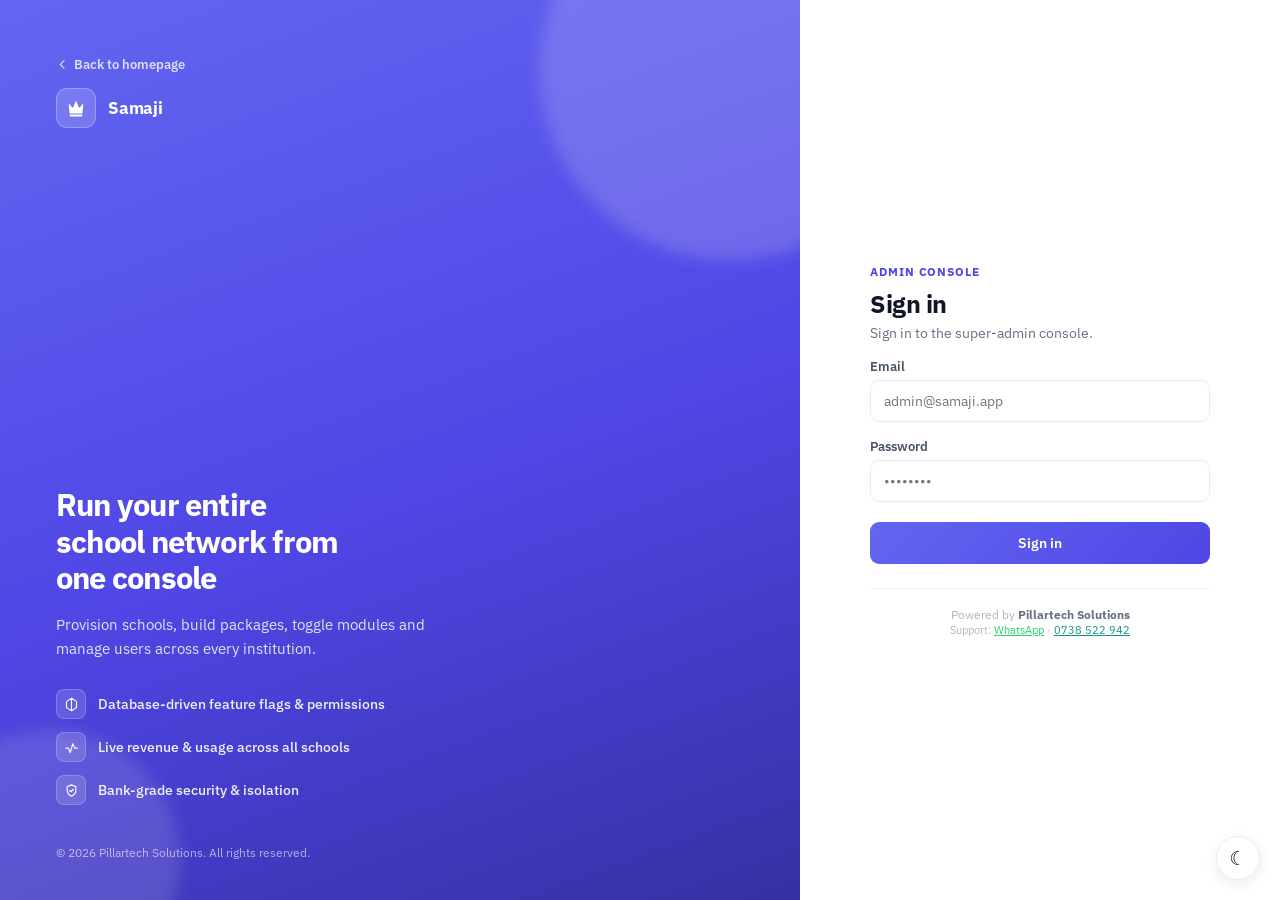
<file: admin/index.html>
<!DOCTYPE html>
<html lang="en">
<head>
<meta charset="utf-8">
<meta name="viewport" content="width=device-width, initial-scale=1">
<script>(function(){try{var t=localStorage.getItem("samaji-theme")||(matchMedia("(prefers-color-scheme: dark)").matches?"dark":"light");document.documentElement.setAttribute("data-theme",t);}catch(e){}})();</script>
<title>Samaji — Admin Console</title>
<link rel="icon" href="../assets/icons/favicon.svg" type="image/svg+xml">
<link rel="alternate icon" href="../assets/icons/favicon.ico">
<link rel="apple-touch-icon" href="../assets/icons/apple-touch-icon.png">
<link rel="manifest" href="../assets/icons/site.webmanifest">
<meta name="theme-color" content="#0E9384">
<link rel="preconnect" href="https://lvmpqsofpwhtdfuvtdzi.supabase.co" crossorigin>
<link rel="dns-prefetch" href="https://lvmpqsofpwhtdfuvtdzi.supabase.co">
<link rel="preload" href="../assets/vendor/supabase.min.js?v=3" as="script">
<link rel="preload" href="../assets/config.js?v=3" as="script">
<link rel="stylesheet" href="../assets/styles.css?v=6">
<!-- Fonts load async — see the note in school/index.html. -->
<link rel="preconnect" href="https://fonts.googleapis.com">
<link rel="preconnect" href="https://fonts.gstatic.com" crossorigin>
<link rel="stylesheet" media="print" onload="this.media='all';this.onload=null"
      href="https://fonts.googleapis.com/css2?family=IBM+Plex+Sans:wght@400;500;600;700&family=IBM+Plex+Mono:wght@400;500&display=swap">
<noscript><link rel="stylesheet" href="https://fonts.googleapis.com/css2?family=IBM+Plex+Sans:wght@400;500;600;700&family=IBM+Plex+Mono:wght@400;500&display=swap"></noscript>

<script defer src="../assets/vendor/supabase.min.js?v=3"></script>
<script defer src="../assets/config.js?v=3"></script>
<script defer src="../assets/icons.js?v=4"></script>
<script defer src="../assets/app.js?v=5"></script>
<script defer src="../assets/session.js?v=3"></script>
<script defer src="../assets/boot-early.js?v=3"></script>
<style>
  #app{display:none;min-height:100vh;}
  .layout{display:flex;min-height:100vh;}
  aside{width:236px;flex:none;background:#fff;border-right:1px solid #EAECEF;padding:16px 12px;display:flex;flex-direction:column;}
  .brand{display:flex;align-items:center;gap:11px;padding:8px 8px 16px;}
  .nav-h{font-size:10.5px;font-weight:700;color:#B0B5BE;text-transform:uppercase;letter-spacing:.06em;padding:12px 9px 5px;}
  .navitem{display:flex;align-items:center;gap:11px;padding:9px;border:none;border-radius:9px;background:none;cursor:pointer;font-family:inherit;text-align:left;width:100%;font-size:13.5px;font-weight:600;color:#344054;}
  .navitem:hover{background:#F6F7F9;}
  .navitem.active{background:#EEF0FF;color:#4F46E5;}
  .navitem .tile{flex:none;width:26px;height:26px;border-radius:7px;display:flex;align-items:center;justify-content:center;font-weight:700;font-size:12px;}
  main{flex:1;min-width:0;padding:26px 30px 60px;}

  /* module control rows (licensing) */
  .mrow{display:flex;align-items:center;gap:12px;padding:11px 0;border-top:1px solid #F4F5F7;}
  .mrow .tile{flex:none;width:32px;height:32px;border-radius:8px;display:flex;align-items:center;justify-content:center;font-weight:700;font-size:13px;}
  .src{font-size:11px;font-weight:600;padding:3px 9px;border-radius:6px;}
  .act{font-size:12px;font-weight:600;border-radius:7px;padding:6px 11px;cursor:pointer;font-family:inherit;border:1px solid;}
  .act.add{color:#4F46E5;background:#fff;border-color:#D7D9FF;} .act.add:hover{background:#EEF0FF;}
  .act.rm{color:#B42318;background:#fff;border-color:#FECDCA;} .act.rm:hover{background:#FEF3F2;}
  .act:disabled{opacity:.5;cursor:default;}
  .catlbl{font-size:10.5px;font-weight:700;color:#98A2B3;text-transform:uppercase;letter-spacing:.05em;padding:14px 0 2px;}
  .flag{display:flex;align-items:center;justify-content:space-between;gap:10px;padding:8px 0;border-top:1px solid #F4F5F7;}
  .dot{width:7px;height:7px;border-radius:50%;flex:none;}
  .tag{font-size:11px;font-weight:600;padding:3px 9px;border-radius:6px;flex:none;}
  .sub-line{display:flex;align-items:center;justify-content:space-between;padding:6px 0;font-size:13px;}
  .grid{display:grid;grid-template-columns:minmax(0,1fr) 320px;gap:20px;align-items:start;margin-top:20px;}

  /* split login (indigo) */
  #auth{display:flex;min-height:100vh;background:#fff;}
  .login-brand{flex:1;position:relative;overflow:hidden;background:linear-gradient(160deg,#6366F1 0%,#4F46E5 55%,#3730A3 100%);color:#fff;padding:56px 56px 40px;display:flex;flex-direction:column;}
  .login-brand .glow{position:absolute;border-radius:50%;filter:blur(8px);opacity:.16;background:#fff;}
  .login-brand .g1{width:380px;height:380px;top:-120px;right:-120px;}
  .login-brand .g2{width:260px;height:260px;bottom:-90px;left:-80px;opacity:.12;}
  .login-brand .blogo{display:flex;align-items:center;gap:12px;position:relative;z-index:2;}
  .login-brand .blogo .mark{width:40px;height:40px;border-radius:11px;background:rgba(255,255,255,.16);display:flex;align-items:center;justify-content:center;border:1px solid rgba(255,255,255,.25);}
  .login-brand h2{position:relative;z-index:2;margin:auto 0 0;font-size:31px;font-weight:700;letter-spacing:-.025em;line-height:1.18;max-width:15ch;}
  .login-brand .lead{position:relative;z-index:2;margin:16px 0 28px;font-size:15px;line-height:1.6;color:rgba(255,255,255,.84);max-width:42ch;}
  .login-brand .trust{position:relative;z-index:2;display:flex;flex-direction:column;gap:13px;}
  .login-brand .trust .item{display:flex;align-items:center;gap:12px;font-size:13.5px;color:rgba(255,255,255,.92);font-weight:500;}
  .login-brand .trust .ic{flex:none;width:30px;height:30px;border-radius:8px;background:rgba(255,255,255,.14);border:1px solid rgba(255,255,255,.2);display:flex;align-items:center;justify-content:center;}
  .login-brand .bfoot{position:relative;z-index:2;margin-top:40px;font-size:12px;color:rgba(255,255,255,.6);}
  .login-form{flex:none;width:480px;max-width:100%;display:flex;align-items:center;justify-content:center;padding:48px 56px;}
  .login-inner{width:100%;max-width:340px;}
  .login-inner .eyebrow{font-size:11.5px;font-weight:700;letter-spacing:.08em;text-transform:uppercase;color:#4F46E5;}
  .login-inner h1{font-size:25px;font-weight:700;letter-spacing:-.02em;margin:8px 0 4px;}
  .login-inner .sub{font-size:13.5px;color:#667085;margin:0 0 8px;}
  @media (max-width:840px){ .login-brand{display:none;} .login-form{flex:1;width:auto;} }

  /* overlay/modal for admin console (self-contained) */
  .adm-overlay{position:fixed;inset:0;z-index:100;background:rgba(0,0,0,.45);display:flex;align-items:center;justify-content:center;}
  .adm-modal{background:#fff;border-radius:14px;box-shadow:0 16px 48px rgba(0,0,0,.18);padding:24px;min-width:360px;max-width:520px;width:100%;max-height:90vh;overflow:auto;}
  .adm-modal h3{margin:0 0 16px;font-size:17px;font-weight:700;}
  .adm-modal label{display:block;font-size:12.5px;font-weight:600;color:#344054;margin:12px 0 5px;}
  .adm-modal input,.adm-modal select,.adm-modal textarea{width:100%;font-size:14px;color:#1A1D26;background:#fff;border:1px solid #DDE1E6;border-radius:10px;padding:10px 12px;outline:none;font-family:inherit;box-sizing:border-box;}
  .adm-modal input:focus,.adm-modal select:focus{border-color:#4F46E5;box-shadow:0 0 0 3px rgba(79,70,229,.12);}
  .adm-modal .btn-row{display:flex;gap:10px;justify-content:flex-end;margin-top:20px;}

  /* user table */
  .user-row{display:flex;align-items:center;gap:12px;padding:10px 0;border-top:1px solid #F4F5F7;}
  .user-row .avatar{width:32px;height:32px;border-radius:50%;background:#EEF0FF;color:#4F46E5;display:flex;align-items:center;justify-content:center;font-weight:700;font-size:13px;flex:none;}

  /* checkbox grid for db reset */
  .cb-grid{display:grid;grid-template-columns:1fr 1fr;gap:6px 20px;margin:12px 0;}
  .cb-grid label{display:flex;align-items:center;gap:8px;font-size:13px;font-weight:500;cursor:pointer;}
</style>
</head>
<body>

  <!-- BOOT SPLASH -->
  <div id="boot" style="position:fixed;inset:0;z-index:200;display:flex;align-items:center;justify-content:center;background:#F4F6F8;">
    <div style="display:flex;align-items:center;gap:11px;opacity:.7;">
      <div style="width:34px;height:34px;border-radius:10px;background:linear-gradient(135deg,#6366F1,#4F46E5);color:#fff;display:flex;align-items:center;justify-content:center;"><svg width="20" height="20" viewBox="0 0 24 24" fill="currentColor"><path d="M5 18L4 7l4.5 5L12 4l3.5 8L20 7l-1 11H5z"/><rect x="5" y="19.2" width="14" height="2.1" rx="1.05"/></svg></div>
      <strong style="font-size:16px;color:#0E1424;">Samaji</strong>
    </div>
  </div>

  <!-- AUTH -->
  <div id="auth" style="display:none;">
    <div class="login-brand">
      <span class="glow g1"></span><span class="glow g2"></span>
      <a href="../" style="position:relative;z-index:2;display:inline-flex;align-items:center;gap:5px;font-size:12.5px;font-weight:600;color:rgba(255,255,255,.78);text-decoration:none;margin-bottom:16px;">
        <svg width="13" height="13" viewBox="0 0 24 24" fill="none"><path d="M15 5l-7 7 7 7" stroke="currentColor" stroke-width="2" stroke-linecap="round" stroke-linejoin="round"/></svg>
        Back to homepage
      </a>
      <div class="blogo"><div class="mark"><svg width="22" height="22" viewBox="0 0 24 24" fill="currentColor" style="display:block"><path d="M5 18L4 7l4.5 5L12 4l3.5 8L20 7l-1 11H5z"/><rect x="5" y="19.2" width="14" height="2.1" rx="1.05"/></svg></div><strong style="font-size:17px;letter-spacing:-.01em;">Samaji</strong></div>
      <h2>Run your entire school network from one console</h2>
      <p class="lead">Provision schools, build packages, toggle modules and manage users across every institution.</p>
      <div class="trust">
        <div class="item"><span class="ic"><svg width="15" height="15" viewBox="0 0 24 24" fill="none"><path d="M12 2v20M4 7l8-5 8 5M4 7v10l8 5 8-5V7" stroke="#fff" stroke-width="1.8" stroke-linejoin="round"/></svg></span>Database-driven feature flags &amp; permissions</div>
        <div class="item"><span class="ic"><svg width="15" height="15" viewBox="0 0 24 24" fill="none"><path d="M3 13h4l3 7 4-14 3 7h4" stroke="#fff" stroke-width="1.8" stroke-linecap="round" stroke-linejoin="round"/></svg></span>Live revenue &amp; usage across all schools</div>
        <div class="item"><span class="ic"><svg width="15" height="15" viewBox="0 0 24 24" fill="none"><path d="M12 3l7 3v5c0 4.5-3 8-7 10-4-2-7-5.5-7-10V6l7-3z" stroke="#fff" stroke-width="1.8" stroke-linejoin="round"/><path d="M9 12l2 2 4-4" stroke="#fff" stroke-width="1.8" stroke-linecap="round" stroke-linejoin="round"/></svg></span>Bank-grade security &amp; isolation</div>
      </div>
      <div class="bfoot">&copy; <span id="year-b"></span> Pillartech Solutions. All rights reserved.</div>
    </div>
    <div class="login-form">
      <div class="login-inner">
        <div class="warn" id="config-warn" style="margin-bottom:18px;">&#9888; Set your Supabase keys in <span class="mono">assets/config.js</span> first.</div>
        <div class="eyebrow">Admin Console</div>
        <h1>Sign in</h1>
        <p class="sub">Sign in to the super-admin console.</p>
        <label>Email</label><input id="email" type="email" placeholder="admin@samaji.app" autocomplete="email">
        <label>Password</label><input id="password" type="password" placeholder="&#8226;&#8226;&#8226;&#8226;&#8226;&#8226;&#8226;&#8226;" autocomplete="current-password">
        <button class="btn indigo" id="submit">Sign in</button>
        <div class="msg" id="msg"></div>
        <div class="pfoot" style="text-align:center;font-size:12px;color:#B0B5BE;margin-top:24px;padding-top:18px;border-top:1px solid #F0F1F4;">Powered by <strong style="color:#667085;">Pillartech Solutions</strong><br><span style="font-size:11px;">Support: <a href="https://wa.me/254738522942" style="color:#25D366;">WhatsApp</a> &middot; <a href="tel:+254738522942" style="color:#0E9384;">0738 522 942</a></span></div>
      </div>
    </div>
  </div>

  <!-- APP -->
  <div id="app">
    <div class="layout">
      <button class="hamburger" id="hamburger" aria-label="Menu">&#9776;</button>
      <div class="sidebar-overlay" id="sidebar-overlay"></div>
      <aside>
        <div class="brand">
          <div class="logo indigo"><svg width="19" height="19" viewBox="0 0 24 24" fill="currentColor" style="display:block"><path d="M5 18L4 7l4.5 5L12 4l3.5 8L20 7l-1 11H5z"/><rect x="5" y="19.2" width="14" height="2.1" rx="1.05"/></svg></div>
          <div style="min-width:0;"><div style="font-size:13.5px;font-weight:700;">Samaji</div><div style="font-size:11px;color:#98A2B3;">Admin Console</div></div>
        </div>
        <div class="nav-h">Overview</div>
        <button class="navitem active" id="nav-dashboard"><span class="tile" style="background:#EEF0FF;color:#4F46E5;" data-icon="dashboard"></span>Dashboard</button>
        <div class="nav-h">Management</div>
        <button class="navitem" id="nav-schools"><span class="tile" style="background:#EEF0FF;color:#4F46E5;" data-icon="schools"></span>Schools</button>
        <button class="navitem" id="nav-licensing"><span class="tile" style="background:#EEF0FF;color:#4F46E5;" data-icon="licensing"></span>Licensing</button>
        <button class="navitem" id="nav-users"><span class="tile" style="background:#EEF0FF;color:#4F46E5;" data-icon="users"></span>Users</button>
        <button class="navitem" id="nav-roles"><span class="tile" style="background:#EEF0FF;color:#4F46E5;" data-icon="users"></span>Roles</button>
        <div class="nav-h">Operations</div>
        <button class="navitem" id="nav-mpesa"><span class="tile" style="background:#EEF0FF;color:#4F46E5;" data-icon="mpesa"></span>M-Pesa Config</button>
        <button class="navitem" id="nav-kcb"><span class="tile" style="background:#EEF0FF;color:#4F46E5;" data-icon="mpesa"></span>KCB Config</button>
        <button class="navitem" id="nav-terms"><span class="tile" style="background:#EEF0FF;color:#4F46E5;" data-icon="timetable"></span>Academic Terms</button>
        <button class="navitem" id="nav-maintenance"><span class="tile" style="background:#FEF3F2;color:#B42318;" data-icon="maintenance"></span>Maintenance Mode</button>
        <button class="navitem" id="nav-database"><span class="tile" style="background:#EEF0FF;color:#4F46E5;" data-icon="database"></span>Database</button>
        <button class="navitem" id="nav-audit"><span class="tile" style="background:#EEF0FF;color:#4F46E5;" data-icon="reports"></span>Activity Log</button>
        <div style="flex:1;"></div>
        <button class="navitem" id="nav-settings"><span class="tile" style="background:#F1F2F6;color:#475467;" data-icon="settings"></span>Settings</button>
      </aside>
      <main id="view"></main>
    </div>
  </div>

  <div id="toast"></div>

<script>
document.addEventListener("DOMContentLoaded", function(){
  "use strict";
  var $ = function(id){ return document.getElementById(id); };
  if (window.SamajiIcons) window.SamajiIcons.fill();
  if (!window.SAMAJI_CONFIGURED) $("config-warn").style.display = "block";
  // year set by app.js samajiYear()
  var sb = window.getSB();

  // ---- Shared state ----
  var SCHOOLS = [];
  var MODULES = [];
  var PACKAGES = [];
  var CUR_SCHOOL = null; // for licensing
  var CUR_ROLE = null; // the logged-in admin's own role — 'super_admin' | 'billing_admin' | 'support' | ... — used to gate role-restricted UI (e.g. Activity Log's Clear button)
  var CUR_LICENSE = null; // { schoolId, sub, pkgSet, addonSet }

  // ---- User creation via RPC ----
  async function createUserAccount(email, password, role, schoolId, phone, fullName) {
    var r = await sb.rpc("admin_create_user", {
      p_email: email,
      p_password: password,
      p_role: role || "parent",
      p_school_id: schoolId || null,
      p_phone: phone || null,
      p_full_name: fullName || null
    });
    if (r.error) throw new Error(r.error.message);
    return r.data;
  }

  // ---- Helpers ----
  function esc(s){ return String(s == null ? "" : s).replace(/[&<>"']/g, function(c){ return {"&":"&amp;","<":"&lt;",">":"&gt;",'"':"&quot;","'":"&#39;"}[c]; }); }
  function showMsg(t, ok){ var m = $("msg"); m.textContent = t; m.className = "msg " + (ok ? "ok" : "err"); }
  var toastT;
  function toast(t){ var el = $("toast"); el.textContent = t; el.className = "show"; clearTimeout(toastT); toastT = setTimeout(function(){ el.className = ""; }, 2200); }

  function modal(html){
    var ov = document.createElement("div"); ov.className = "adm-overlay";
    ov.innerHTML = '<div class="adm-modal">' + html + '</div>';
    ov.addEventListener("click", function(e){ if (e.target === ov) ov.remove(); });
    document.body.appendChild(ov);
    return { el: ov, close: function(){ ov.remove(); }, q: function(sel){ return ov.querySelector(sel); } };
  }

  function confirmDialog(message){
    return new Promise(function(resolve){
      var m = modal(
        '<h3>Please confirm</h3>' +
        '<p style="font-size:14px;color:#475467;margin:0 0 20px;">' + esc(message) + '</p>' +
        '<div class="btn-row">' +
        '<button class="ghost" id="adm-cancel">Cancel</button>' +
        '<button class="btn-primary btn-sm" style="background:#B42318;" id="adm-ok">Yes, continue</button>' +
        '</div>'
      );
      m.q("#adm-cancel").onclick = function(){ m.close(); resolve(false); };
      m.q("#adm-ok").onclick = function(){ m.close(); resolve(true); };
    });
  }

  // ---- Nav ----
  var NAV_KEYS = ["dashboard","schools","licensing","users","roles","mpesa","kcb","terms","database","audit","settings"];
  function setActive(key){
    NAV_KEYS.forEach(function(k){
      var el = $("nav-" + k);
      if (el) { if (k === key) el.classList.add("active"); else el.classList.remove("active"); }
    });
  }

  $("nav-dashboard").onclick = function(){ showDashboard(); };
  $("nav-schools").onclick = function(){ showSchools(); };
  $("nav-licensing").onclick = function(){ showLicensing(); };
  $("nav-users").onclick = function(){ showUsers(); };
  $("nav-roles").onclick = function(){ showRoles(); };
  $("nav-mpesa").onclick = function(){ showMpesa(); };
  $("nav-kcb").onclick = function(){ showKcb(); };
  $("nav-terms").onclick = function(){ showAcademicTerms(); };
  $("nav-maintenance").onclick = function(){ showMaintenance(); };
  $("nav-database").onclick = function(){ showDatabase(); };
  $("nav-audit").onclick = function(){ showAuditLog(); };
  $("nav-settings").onclick = function(){ showSettings(); };

  // ---- Auth ----
  // Button feedback — the label used to stay on its idle text for the
  // whole round-trip, so a slow link looked like a dead button.
  var SIGNIN_LABEL = $("submit").textContent;
  function busy(on, label){
    var b = $("submit");
    if (!b) return;
    b.disabled = on;
    b.textContent = on ? (label || "Signing in…") : SIGNIN_LABEL;
    b.classList.toggle("is-busy", !!on);
  }

  $("submit").onclick = async function(){
    if (!sb) { showMsg("Supabase keys not set.", false); return; }
    var email = $("email").value.trim(), password = $("password").value;
    if (!email || !password) { showMsg("Enter an email and password.", false); return; }
    busy(true);
    try {
      var res = await sb.auth.signInWithPassword({ email: email, password: password });
      if (res.error) { showMsg(res.error.message, false); busy(false); return; }
      // If this account has two-factor enabled, the session starts at
      // aal1 even with a correct password — nextLevel tells us aal2 is
      // required before treating this as a real sign-in.
      var levels = await sb.auth.mfa.getAuthenticatorAssuranceLevel();
      if (!levels.error && levels.data && levels.data.nextLevel === "aal2" && levels.data.currentLevel !== "aal2") {
        busy(false);
        await showMfaChallenge();
        return;
      }
      busy(true, "Loading console…");
      enterApp(res.data.user);
    } catch (err) { showMsg(String(err), false); busy(false); }
  };

  ["email","password"].forEach(function(id){
    var el = $(id);
    if (el) el.addEventListener("keydown", function(e){
      if (e.key === "Enter") { e.preventDefault(); $("submit").click(); }
    });
  });

  async function showMfaChallenge(){
    var f = await sb.auth.mfa.listFactors();
    var factor = f.data && f.data.totp && f.data.totp.filter(function(x){ return x.status === "verified"; })[0];
    if (!factor) { enterApp(null); return; }
    var ch = await sb.auth.mfa.challenge({ factorId: factor.id });
    if (ch.error) { showMsg(ch.error.message, false); busy(false); return; }
    var challengeId = ch.data.id;
    document.querySelector(".login-inner").innerHTML =
      '<div class="eyebrow">Admin Console</div><h1>Verification code</h1>' +
      '<p class="sub">Enter the 6-digit code from your authenticator app.</p>' +
      '<input id="mfa-login-code" inputmode="numeric" maxlength="6" placeholder="000000" autofocus style="font-size:18px;letter-spacing:4px;text-align:center;margin:14px 0;">' +
      '<button class="btn indigo" id="mfa-login-submit">Verify</button>' +
      '<div class="msg" id="msg"></div>';
    var codeInput = document.getElementById("mfa-login-code");
    codeInput.focus();
    function showCodeMsg(text){ var m = document.getElementById("msg"); m.className = "msg err"; m.textContent = text; }
    async function submitCode(){
      var code = codeInput.value.trim();
      if (!/^\d{6}$/.test(code)) { showCodeMsg("Enter the 6-digit code."); return; }
      var vr = await sb.auth.mfa.verify({ factorId: factor.id, challengeId: challengeId, code: code });
      if (vr.error) { showCodeMsg(vr.error.message); return; }
      enterApp(vr.data && vr.data.user);
    }
    document.getElementById("mfa-login-submit").onclick = submitCode;
    codeInput.onkeydown = function(e){ if (e.key === "Enter") submitCode(); };
  }

  async function enterApp(user){
    // Was: `await sb.auth.getUser()` — a network round-trip for a user
    // object the caller already has. Then the profile lookup ran on its
    // own before the reference data, even though nothing in that batch
    // depends on the role. All four queries now go out together.
    if (!user) {
      var u = await sb.auth.getUser();
      user = u.data && u.data.user;
      if (!user) { showLogin(); return; }
    }
    $("boot").style.display = "none";
    $("auth").style.display = "none"; $("app").style.display = "block";
    session.start();

    var refResults = await Promise.all([
      sb.from("schools").select("*").order("name"),
      sb.from("modules").select("*").eq("active", true),
      sb.from("packages").select("*").eq("active", true),
      sb.from("profiles").select("role").eq("id", user.id).maybeSingle()
    ]);
    var prof = refResults[3];
    var role = prof.data ? prof.data.role : "unknown";
    CUR_ROLE = role;
    SCHOOLS = refResults[0].data || [];
    MODULES = (refResults[1].data || []).sort(function(a, b){ var o = {core:0,standard:1,advanced:2}; return (o[a.tier] - o[b.tier]) || a.name.localeCompare(b.name); });
    PACKAGES = refResults[2].data || [];

    // Only super_admin bypasses this — the account that can toggle
    // maintenance mode off is the one that always needs to be able to
    // get back in to do so. Every other admin-console role
    // (billing_admin, support, etc — this portal isn't super_admin-
    // exclusive, per CUR_ROLE's own comment above) is blocked exactly
    // like the school/teacher/parent portals.
    if (role !== "super_admin") {
      var mm = await sb.from("platform_settings").select("maintenance_mode, maintenance_message").eq("id", 1).single();
      if (mm.data && mm.data.maintenance_mode) {
        window.showMaintenancePage(sb, mm.data.maintenance_message);
        return;
      }
    }

    showDashboard();
  }

  // ---- School selector helper ----
  function schoolSelector(selectId, onChange){
    var sel = document.getElementById(selectId);
    if (!sel) return;
    sel.innerHTML = '<option value="">-- Select school --</option>';
    SCHOOLS.forEach(function(s){
      var o = document.createElement("option"); o.value = s.id; o.textContent = s.name; sel.appendChild(o);
    });
    if (onChange) sel.onchange = function(){ onChange(sel.value); };
  }

  // ====================================================
  //  1. DASHBOARD
  // ====================================================
  async function showDashboard(){
    setActive("dashboard");
    var el = $("view");
    el.innerHTML =
      '<div style="margin-bottom:24px;"><h2 style="margin:0;font-size:21px;">Dashboard</h2>' +
      '<p class="muted" style="margin-top:4px;font-size:13.5px;">Overview of all schools and activity.</p></div>' +
      '<div class="statgrid" id="dash-stats"><div class="stat"><div class="lbl">Loading...</div></div></div>' +
      '<div style="margin-top:28px;"><h3 style="font-size:15px;margin:0 0 12px;">Schools</h3>' +
      '<table class="data" id="dash-table"><thead><tr><th>School</th><th>Region</th><th>Students</th><th>Status</th></tr></thead><tbody id="dash-tbody"></tbody></table></div>';

    // Fetch stats in parallel using count queries for speed
    var stuP = sb.from("students").select("school_id");
    var profP = sb.from("profiles").select("id", { count: "exact", head: true });
    var payP = sb.from("fee_payments").select("amount");
    var results = await Promise.all([stuP, profP, payP]);

    var students = results[0].data || [];
    var profileCount = results[1].count || 0;
    var payments = results[2].data || [];
    var totalCollections = 0;
    payments.forEach(function(p){ totalCollections += Number(p.amount || 0); });

    // Count students per school
    var perSchool = {};
    students.forEach(function(s){
      perSchool[s.school_id] = (perSchool[s.school_id] || 0) + 1;
    });

    var statsHtml =
      '<div class="stat"><div class="ic" style="background:#EEF0FF;color:#4F46E5"><svg width="18" height="18" viewBox="0 0 24 24" fill="none"><rect x="3" y="3" width="7" height="7" rx="1.5" stroke="currentColor" stroke-width="1.8"/><rect x="14" y="3" width="7" height="7" rx="1.5" stroke="currentColor" stroke-width="1.8"/><rect x="3" y="14" width="7" height="7" rx="1.5" stroke="currentColor" stroke-width="1.8"/><rect x="14" y="14" width="7" height="7" rx="1.5" stroke="currentColor" stroke-width="1.8"/></svg></div><div class="lbl">Total Schools</div><div class="val">' + SCHOOLS.length + '</div></div>' +
      '<div class="stat"><div class="ic" style="background:#ECFDF3;color:#067647"><svg width="18" height="18" viewBox="0 0 24 24" fill="none"><circle cx="9" cy="8" r="3.2" stroke="currentColor" stroke-width="1.8"/><path d="M3.5 19a5.5 5.5 0 0 1 11 0" stroke="currentColor" stroke-width="1.8" stroke-linecap="round"/></svg></div><div class="lbl">Total Students</div><div class="val">' + students.length + '</div></div>' +
      '<div class="stat"><div class="ic" style="background:#FEF3F2;color:#B42318"><svg width="18" height="18" viewBox="0 0 24 24" fill="none"><rect x="3" y="6" width="18" height="12" rx="2" stroke="currentColor" stroke-width="1.8"/><circle cx="12" cy="12" r="2.5" stroke="currentColor" stroke-width="1.8"/></svg></div><div class="lbl">Total Collections</div><div class="val">KES ' + totalCollections.toLocaleString() + '</div></div>' +
      '<div class="stat"><div class="ic" style="background:#F1ECFE;color:#6D28D9"><svg width="18" height="18" viewBox="0 0 24 24" fill="none"><circle cx="12" cy="8" r="3.2" stroke="currentColor" stroke-width="1.8"/><path d="M5.5 19a6.5 6.5 0 0 1 13 0" stroke="currentColor" stroke-width="1.8" stroke-linecap="round"/></svg></div><div class="lbl">Active Users</div><div class="val">' + profileCount + '</div></div>';
    $("dash-stats").innerHTML = statsHtml;

    // School table
    var tbody = $("dash-tbody");
    var rows = "";
    SCHOOLS.forEach(function(s){
      var cnt = perSchool[s.id] || 0;
      var st = s.status || "active";
      var stColor = st === "active" ? "color:#067647;background:#ECFDF3" : "color:#B42318;background:#FEF3F2";
      rows +=
        '<tr>' +
        '<td style="font-weight:600;">' + esc(s.name) + '</td>' +
        '<td>' + esc(s.region || "—") + '</td>' +
        '<td>' + cnt + '</td>' +
        '<td><span class="tag" style="' + stColor + '">' + esc(st) + '</span></td>' +
        '</tr>';
    });
    tbody.innerHTML = rows || '<tr><td colspan="4" class="muted" style="text-align:center;">No schools found.</td></tr>';
  }

  // ====================================================
  //  2. SCHOOLS
  // ====================================================
  async function showSchools(){
    setActive("schools");
    var el = $("view");
    el.innerHTML =
      '<div style="display:flex;align-items:center;justify-content:space-between;margin-bottom:20px;">' +
      '<div><h2 style="margin:0;font-size:21px;">Schools</h2><p class="muted" style="margin-top:4px;font-size:13.5px;">Manage all schools on the platform.</p></div>' +
      '<button class="btn-primary btn-sm" id="add-school-btn">+ Add school</button></div>' +
      '<table class="data" id="schools-table"><thead><tr><th>Name</th><th>Subdomain</th><th>Region</th><th>Status</th><th></th></tr></thead><tbody id="schools-tbody"></tbody></table>';

    function renderRows(){
      var tbody = document.getElementById("schools-tbody");
      var rows = "";
      SCHOOLS.forEach(function(s){
        var st = s.status || "active";
        var stColor = st === "active" ? "color:#067647;background:#ECFDF3" : "color:#B42318;background:#FEF3F2";
        rows +=
          '<tr>' +
          '<td style="font-weight:600;">' + esc(s.name) + '</td>' +
          '<td class="mono" style="font-size:12px;">' + esc(s.subdomain || "—") + '</td>' +
          '<td>' + esc(s.region || "—") + '</td>' +
          '<td><span class="tag" style="' + stColor + '">' + esc(st) + '</span></td>' +
          '<td style="white-space:nowrap;">' +
            '<button class="ghost" data-edit="' + s.id + '" style="font-size:12px;">Edit</button> ' +
            '<button class="ghost" data-del="' + s.id + '" style="font-size:12px;color:#B42318;border-color:#F3D2CD;">Delete</button>' +
          '</td>' +
          '</tr>';
      });
      tbody.innerHTML = rows || '<tr><td colspan="5" class="muted" style="text-align:center;">No schools.</td></tr>';
      tbody.querySelectorAll("[data-edit]").forEach(function(b){
        b.onclick = function(){ editSchool(b.getAttribute("data-edit")); };
      });
      tbody.querySelectorAll("[data-del]").forEach(function(b){
        b.onclick = function(){ deleteSchool(b.getAttribute("data-del")); };
      });
    }

    renderRows();

    // Case-insensitive, whitespace-trimmed — mirrors the check the
    // database itself enforces (setup-modules-34.sql), so a collision
    // shows up as the person types instead of only after they click
    // Save. Not a replacement for that server-side check: this can be
    // raced or skipped client-side, the trigger is the real guard.
    function findNameClash(name, excludeId){
      var norm = name.trim().toLowerCase();
      if (!norm) return null;
      var hit = null;
      SCHOOLS.forEach(function(s){
        if (hit) return;
        if (s.id === excludeId) return;
        if ((s.status || "active") === "archived") return; // name is free to reuse
        if (s.name.trim().toLowerCase() === norm) hit = s;
      });
      return hit;
    }

    document.getElementById("add-school-btn").onclick = function(){
      var m = modal(
        '<h3>Add School</h3>' +
        '<label>School ID (UUID)</label><input id="ns-id" placeholder="Leave blank for auto-generate">' +
        '<label>Name</label><input id="ns-name" placeholder="School name">' +
        '<div id="ns-name-warn" style="display:none;font-size:12.5px;color:#B42318;margin-top:-10px;margin-bottom:14px;"></div>' +
        '<label>Subdomain</label><input id="ns-sub" placeholder="e.g. greenhill">' +
        '<label>Region</label><input id="ns-region" placeholder="e.g. Nairobi">' +
        '<div class="btn-row"><button class="ghost" id="ns-cancel">Cancel</button><button class="btn-primary btn-sm" id="ns-save">Add School</button></div>'
      );
      var nameInput = m.q("#ns-name"), warn = m.q("#ns-name-warn"), saveBtn = m.q("#ns-save");
      function checkName(){
        var clash = findNameClash(nameInput.value, null);
        if (clash) {
          warn.textContent = 'A school named "' + clash.name + '" already exists (' + (clash.subdomain || clash.id) + '). Choose a different name.';
          warn.style.display = "block";
          saveBtn.disabled = true;
        } else {
          warn.style.display = "none";
          saveBtn.disabled = false;
        }
      }
      nameInput.addEventListener("input", checkName);
      m.q("#ns-cancel").onclick = function(){ m.close(); };
      saveBtn.onclick = async function(){
        var name = nameInput.value.trim();
        var subdomain = m.q("#ns-sub").value.trim();
        var region = m.q("#ns-region").value.trim();
        var sid = m.q("#ns-id").value.trim() || crypto.randomUUID();
        if (!name) { toast("Name is required."); return; }
        if (findNameClash(name, null)) { toast("A school with that name already exists."); return; }
        var r = await sb.rpc("admin_add_school", { p_id: sid, p_name: name, p_subdomain: subdomain || null, p_region: region || null });
        if (r.error) { toast("Error: " + r.error.message); return; }
        toast("School added.");
        m.close();
        // reload
        var sres = await sb.from("schools").select("*").order("name");
        SCHOOLS = sres.data || [];
        renderRows();
      };
    };

    function editSchool(id){
      var school = null;
      SCHOOLS.forEach(function(s){ if (s.id === id) school = s; });
      if (!school) return;
      var m = modal(
        '<h3>Edit School</h3>' +
        '<label>Name</label><input id="es-name" value="' + esc(school.name) + '">' +
        '<div id="es-name-warn" style="display:none;font-size:12.5px;color:#B42318;margin-top:-10px;margin-bottom:14px;"></div>' +
        '<label>Region</label><input id="es-region" value="' + esc(school.region || "") + '">' +
        '<label>Status</label><select id="es-status"><option value="active"' + (school.status === "active" ? " selected" : "") + '>Active</option><option value="suspended"' + (school.status === "suspended" ? " selected" : "") + '>Suspended</option><option value="archived"' + (school.status === "archived" ? " selected" : "") + '>Archived</option></select>' +
        '<p class="muted" style="font-size:12px;margin:6px 0 0;">Suspended or archived signs every admin/teacher/parent login for this school straight back out — data stays intact and it can be switched back to Active any time.</p>' +
        '<div class="btn-row"><button class="ghost" id="es-cancel">Cancel</button><button class="btn-primary btn-sm" id="es-save">Save</button></div>'
      );
      var nameInput = m.q("#es-name"), warn = m.q("#es-name-warn"), saveBtn = m.q("#es-save");
      function checkName(){
        var clash = findNameClash(nameInput.value, school.id);
        if (clash) {
          warn.textContent = 'A school named "' + clash.name + '" already exists (' + (clash.subdomain || clash.id) + '). Choose a different name.';
          warn.style.display = "block";
          saveBtn.disabled = true;
        } else {
          warn.style.display = "none";
          saveBtn.disabled = false;
        }
      }
      nameInput.addEventListener("input", checkName);
      m.q("#es-cancel").onclick = function(){ m.close(); };
      saveBtn.onclick = async function(){
        var name = nameInput.value.trim();
        var region = m.q("#es-region").value.trim();
        var status = m.q("#es-status").value;
        if (!name) { toast("Name required."); return; }
        if (findNameClash(name, school.id)) { toast("A school with that name already exists."); return; }
        var r = await sb.from("schools").update({ name: name, region: region, status: status }).eq("id", id);
        if (r.error) { toast("Error: " + r.error.message); return; }
        toast("School updated.");
        m.close();
        var sres = await sb.from("schools").select("*").order("name");
        SCHOOLS = sres.data || [];
        renderRows();
      };
    }

    // Deleting a school is permanent and cascades through every table
    // that belongs to it — see setup-modules-34.sql's admin_delete_school
    // for the exact ordering and what it snapshots first. This modal's
    // job is making the blast radius visible and requiring the school's
    // exact name typed back before the button even becomes clickable —
    // the same pattern GitHub uses for deleting a repo.
    async function deleteSchool(id){
      var school = null;
      SCHOOLS.forEach(function(s){ if (s.id === id) school = s; });
      if (!school) return;

      var m = modal(
        '<h3 style="color:#B42318;">Delete ' + esc(school.name) + '</h3>' +
        '<div style="background:#FEF3F2;border:1px solid #FDA29B;border-radius:10px;padding:12px 14px;font-size:13px;color:#7A271A;margin-bottom:16px;">' +
          'This permanently deletes <strong>all data</strong> for this school — students, fee and M-Pesa records, exam results, payroll, and every admin/teacher/parent login for it. This cannot be undone.' +
        '</div>' +
        '<div id="del-preview" class="muted" style="font-size:13px;margin-bottom:16px;">Checking what will be deleted…</div>' +
        '<div style="background:#F6F7F9;border-radius:10px;padding:12px 14px;font-size:13px;color:#475467;margin-bottom:18px;">' +
          'Not sure? <strong>Archiving</strong> instead hides the school and signs everyone out without deleting anything, and can be undone from Edit School any time.' +
          ' <button class="ghost" id="del-archive-instead" style="font-size:12px;margin-left:6px;">Archive instead</button>' +
        '</div>' +
        '<label>Type the school\'s exact name to confirm: <strong>' + esc(school.name) + '</strong></label>' +
        '<input id="del-confirm-name" placeholder="' + esc(school.name) + '" autocomplete="off">' +
        '<label style="display:flex;align-items:flex-start;gap:8px;margin-top:14px;font-weight:500;">' +
          '<input type="checkbox" id="del-ack" style="margin-top:3px;width:auto;">' +
          '<span>I understand this cannot be undone and I have informed the school.</span>' +
        '</label>' +
        '<div class="btn-row"><button class="ghost" id="del-cancel">Cancel</button><button class="btn-primary btn-sm" style="background:#B42318;" id="del-confirm" disabled>Permanently Delete</button></div>'
      );

      var nameInput = m.q("#del-confirm-name"), ack = m.q("#del-ack"), confirmBtn = m.q("#del-confirm");
      function refreshEnabled(){
        confirmBtn.disabled = !(ack.checked && nameInput.value.trim() === school.name.trim());
      }
      nameInput.addEventListener("input", refreshEnabled);
      ack.addEventListener("change", refreshEnabled);

      m.q("#del-cancel").onclick = function(){ m.close(); };
      m.q("#del-archive-instead").onclick = async function(){
        var r = await sb.from("schools").update({ status: "archived" }).eq("id", id);
        if (r.error) { toast("Error: " + r.error.message); return; }
        toast(school.name + " archived.");
        m.close();
        var sres = await sb.from("schools").select("*").order("name");
        SCHOOLS = sres.data || [];
        renderRows();
      };

      confirmBtn.onclick = async function(){
        confirmBtn.disabled = true; confirmBtn.textContent = "Deleting…";
        var r = await sb.rpc("admin_delete_school", { p_id: id, p_confirm_name: nameInput.value.trim() });
        if (r.error) {
          toast("Error: " + r.error.message);
          confirmBtn.disabled = false; confirmBtn.textContent = "Permanently Delete";
          return;
        }
        toast(school.name + " permanently deleted.");
        m.close();
        var sres = await sb.from("schools").select("*").order("name");
        SCHOOLS = sres.data || [];
        renderRows();
      };

      // Blast-radius preview, fetched after the modal is already
      // showing so the confirm/cancel buttons aren't blocked on it.
      var pr = await sb.rpc("admin_school_deletion_preview", { p_id: id });
      var box = m.q("#del-preview");
      if (box) {
        if (pr.error) {
          box.textContent = "Couldn't load a preview — you can still proceed.";
        } else {
          var counts = pr.data || {};
          var parts = Object.keys(counts).map(function(k){
            var label = { students:"students", teachers:"teacher records", staff:"staff records",
              fee_payments:"fee payments", fee_invoices:"fee invoices", mpesa_transactions:"M-Pesa transactions",
              exams:"exams", sms_messages:"SMS messages", library_books:"library books",
              transport_vehicles:"transport vehicles", payroll_runs:"payroll runs", logins:"admin/teacher/parent logins" }[k] || k;
            return counts[k] + " " + label;
          });
          box.innerHTML = parts.length
            ? "This will delete: <strong>" + esc(parts.join(", ")) + "</strong>."
            : "No student, financial, or staff records found for this school — safe to delete.";
        }
      }
    }
  }

  // ====================================================
  //  3. LICENSING (preserved from original)
  // ====================================================
  async function showLicensing(){
    setActive("licensing");
    var el = $("view");
    el.innerHTML =
      '<div style="display:flex;align-items:center;justify-content:space-between;margin-bottom:8px;">' +
      '<div><h2 style="margin:0;font-size:21px;">Licensing console</h2><p class="muted" style="margin-top:4px;font-size:13.5px;">Changes write to Postgres and re-resolve instantly.</p></div>' +
      '<div class="row"><span class="muted">School</span><select id="lic-school"></select></div></div>' +
      '<div class="grid">' +
      '<div class="panel"><div class="row" style="justify-content:space-between;margin-bottom:4px;"><strong style="font-size:14px;">Modules</strong><span class="muted" style="font-size:12px;">In-package &middot; add-on &middot; off</span></div><div id="lic-modules"></div></div>' +
      '<div style="display:flex;flex-direction:column;gap:16px;">' +
      '<div class="panel"><strong style="font-size:14px;">Base package</strong><p class="muted" style="font-size:12px;margin:4px 0 10px;">Switching re-grants the package\'s flags.</p><select id="lic-package" style="width:100%;"></select><div id="lic-sub" style="margin-top:12px;"></div></div>' +
      '<div class="panel"><div class="row" style="justify-content:space-between;margin-bottom:6px;"><strong style="font-size:14px;">Effective flags</strong><span class="tag" style="color:#475467;background:#F4F5F7;" id="lic-flag-count">--</span></div><div class="mono" style="font-size:10.5px;color:#98A2B3;background:#FAFAFB;border:1px solid #F0F1F4;border-radius:7px;padding:7px 9px;">core &#8746; package &#8746; add-ons &#8746; overrides</div><div id="lic-flags" style="margin-top:4px;max-height:280px;overflow:auto;"></div></div>' +
      '</div></div>';

    // populate package selector
    var psel = document.getElementById("lic-package");
    psel.innerHTML = "";
    PACKAGES.forEach(function(p){
      var o = document.createElement("option"); o.value = p.id; o.textContent = p.name + "  $" + p.price + "/mo"; psel.appendChild(o);
    });
    psel.onchange = function(){ licChangePackage(psel.value); };

    // school selector
    schoolSelector("lic-school", function(val){ if (val) licLoadSchool(val); });
    var sel = document.getElementById("lic-school");
    if (SCHOOLS.length) { sel.value = SCHOOLS[0].id; licLoadSchool(SCHOOLS[0].id); }
  }

  async function licLoadSchool(schoolId){
    CUR_SCHOOL = schoolId;
    var subs = await sb.from("subscriptions").select("*, packages(name,price,student_limit)").eq("school_id", schoolId).limit(1);
    var sub = subs.data && subs.data[0];
    if (!sub) {
      document.getElementById("lic-modules").innerHTML = '<p class="muted">No subscription for this school.</p>';
      document.getElementById("lic-flags").innerHTML = "";
      document.getElementById("lic-sub").innerHTML = "";
      CUR_LICENSE = null;
      return;
    }
    var pm = await sb.from("package_modules").select("module_id").eq("package_id", sub.package_id);
    var pkgSet = {}; (pm.data || []).forEach(function(r){ pkgSet[r.module_id] = true; });
    var ad = await sb.from("subscription_addons").select("module_id").eq("subscription_id", sub.id);
    var addonSet = {}; (ad.data || []).forEach(function(r){ addonSet[r.module_id] = true; });
    CUR_LICENSE = { schoolId: schoolId, sub: sub, pkgSet: pkgSet, addonSet: addonSet };
    document.getElementById("lic-package").value = sub.package_id;
    licRenderSub(); licRenderModules(); licRefreshFlags();
  }

  function licRenderSub(){
    var sub = CUR_LICENSE.sub;
    var addonCount = Object.keys(CUR_LICENSE.addonSet).length;
    var addonSum = MODULES.filter(function(m){ return CUR_LICENSE.addonSet[m.id]; }).reduce(function(a, m){ return a + m.monthly_price; }, 0);
    document.getElementById("lic-sub").innerHTML =
      '<div class="sub-line"><span class="muted">Status</span><strong>' + sub.status + '</strong></div>' +
      '<div class="sub-line"><span class="muted">Base price</span><strong>$' + (sub.packages ? sub.packages.price : 0) + '/mo</strong></div>' +
      '<div class="sub-line"><span class="muted">Add-ons</span><strong>' + addonCount + ' &middot; +$' + addonSum + '/mo</strong></div>' +
      '<div class="sub-line" style="border-top:1px solid #EEF0F2;margin-top:4px;padding-top:8px;"><span style="font-weight:600;">Total</span><strong style="color:#4F46E5;">$' + ((sub.packages ? sub.packages.price : 0) + addonSum) + '/mo</strong></div>';
  }

  function licRenderModules(){
    var box = document.getElementById("lic-modules"); box.innerHTML = "";
    var lastTier = null;
    var tierName = { core: "Core", standard: "Standard", advanced: "Advanced (add-on only)" };
    MODULES.forEach(function(m){
      if (m.tier !== lastTier) { var h = document.createElement("div"); h.className = "catlbl"; h.textContent = tierName[m.tier]; box.appendChild(h); lastTier = m.tier; }
      var meta = window.metaFor(m.key);
      var inPkg = !!CUR_LICENSE.pkgSet[m.id], isAddon = !!CUR_LICENSE.addonSet[m.id], isCore = m.tier === "core";
      var row = document.createElement("div"); row.className = "mrow";
      var src, srcStyle, action = "";
      if (isCore) { src = "Core"; srcStyle = "color:#475467;background:#F1F2F6;"; }
      else if (inPkg) { src = "In package"; srcStyle = "color:#4F46E5;background:#EEF0FF;"; }
      else if (isAddon) { src = "Add-on &middot; $" + m.monthly_price; srcStyle = "color:#067647;background:#ECFDF3;"; action = '<button class="act rm" data-rm="' + m.id + '">Remove</button>'; }
      else { src = "Off"; srcStyle = "color:#98A2B3;background:#F4F5F7;"; action = '<button class="act add" data-add="' + m.id + '">+ Add $' + m.monthly_price + '</button>'; }
      row.innerHTML =
        '<span class="tile" style="background:' + meta.tint + ';color:' + meta.ink + '">' + meta.icon + '</span>' +
        '<div style="flex:1;min-width:0;"><div style="font-size:13.5px;font-weight:600;">' + m.name + '</div><div class="mono" style="font-size:10.5px;color:#A6ABB8;margin-top:2px;">' + m.key + '</div></div>' +
        '<span class="src" style="' + srcStyle + '">' + src + '</span>' +
        '<span style="width:96px;text-align:right;">' + action + '</span>';
      box.appendChild(row);
    });
    box.querySelectorAll("[data-add]").forEach(function(b){ b.onclick = function(){ licAddAddon(b.getAttribute("data-add")); }; });
    box.querySelectorAll("[data-rm]").forEach(function(b){ b.onclick = function(){ licRemoveAddon(b.getAttribute("data-rm")); }; });
  }

  async function licRefreshFlags(){
    var r = await sb.rpc("resolve_flags", { p_school: CUR_LICENSE.schoolId });
    var box = document.getElementById("lic-flags"); box.innerHTML = "";
    if (r.error) { box.innerHTML = '<p class="muted">' + r.error.message + '</p>'; return; }
    var flags = r.data || {};
    var entries = Object.keys(flags).map(function(k){ return [k, flags[k]]; });
    var granted = entries.filter(function(e){ return e[1]; });
    document.getElementById("lic-flag-count").textContent = granted.length + " / " + entries.length;
    entries.sort(function(a, b){ return (b[1] ? 1 : 0) - (a[1] ? 1 : 0); });
    entries.forEach(function(e){
      var k = e[0], v = e[1];
      var row = document.createElement("div"); row.className = "flag";
      row.innerHTML = '<span class="row"><span class="dot" style="background:' + (v ? '#12B76A' : '#D0D5DD') + '"></span><span class="mono" style="font-size:11.5px;color:' + (v ? '#1A1D26' : '#98A2B3') + '">' + k + '</span></span>' +
        '<span class="tag" style="color:' + (v ? '#067647' : '#98A2B3') + ';background:' + (v ? '#ECFDF3' : '#F4F5F7') + '">' + (v ? 'true' : 'false') + '</span>';
      box.appendChild(row);
    });
  }

  async function licAddAddon(moduleId){
    var m = null; MODULES.forEach(function(x){ if (x.id === moduleId) m = x; });
    var r = await sb.from("subscription_addons").insert({ subscription_id: CUR_LICENSE.sub.id, module_id: moduleId, price: m.monthly_price });
    if (r.error) { toast("Error: " + r.error.message); return; }
    CUR_LICENSE.addonSet[moduleId] = true; licRenderModules(); licRenderSub(); await licRefreshFlags();
    toast("Added " + m.name);
  }

  async function licRemoveAddon(moduleId){
    var m = null; MODULES.forEach(function(x){ if (x.id === moduleId) m = x; });
    var r = await sb.from("subscription_addons").delete().eq("subscription_id", CUR_LICENSE.sub.id).eq("module_id", moduleId);
    if (r.error) { toast("Error: " + r.error.message); return; }
    delete CUR_LICENSE.addonSet[moduleId]; licRenderModules(); licRenderSub(); await licRefreshFlags();
    toast("Removed " + m.name);
  }

  async function licChangePackage(newPkgId){
    var r = await sb.from("subscriptions").update({ package_id: newPkgId }).eq("id", CUR_LICENSE.sub.id);
    if (r.error) { toast("Error: " + r.error.message); return; }
    var pkg = null; PACKAGES.forEach(function(p){ if (p.id === newPkgId) pkg = p; });
    toast("Package changed to " + (pkg ? pkg.name : newPkgId));
    await licLoadSchool(CUR_LICENSE.schoolId);
  }

  // ====================================================
  //  4. USERS
  // ====================================================
  async function showUsers(){
    setActive("users");
    var el = $("view");
    el.innerHTML =
      '<div style="display:flex;align-items:center;justify-content:space-between;margin-bottom:20px;">' +
      '<div><h2 style="margin:0;font-size:21px;">User Management</h2><p class="muted" style="margin-top:4px;font-size:13.5px;">Manage users per school.</p></div>' +
      '<div class="row" style="gap:10px;"><span class="muted">School</span><select id="usr-school"></select>' +
      '<button class="btn-primary btn-sm" id="usr-add" disabled>+ Add user</button></div></div>' +
      '<div style="margin-bottom:14px;display:none;" id="usr-search-wrap"><input id="usr-search" type="text" placeholder="Search by name, phone, email or role..." style="width:100%;max-width:400px;font-size:13.5px;padding:9px 13px;border:1px solid #DDE1E6;border-radius:9px;outline:none;font-family:inherit;" /></div>' +
      '<div id="usr-list"></div>';

    var curSchool = null;
    schoolSelector("usr-school", function(val){
      curSchool = val;
      document.getElementById("usr-add").disabled = !val;
      if (val) loadUsers(val);
      else document.getElementById("usr-list").innerHTML = '<p class="muted">Select a school.</p>';
    });

    var cachedAuthUsers = [];
    var cachedGuardians = [];
    var cachedSchoolId = null;

    function normPhone(p) {
      var d = (p || "").replace(/[^0-9]/g, "");
      if (d.length === 10 && d.charAt(0) === "0") d = "254" + d.substring(1);
      return d;
    }

    var roleColors = {
      super_admin: "color:#6D28D9;background:#F2ECFE;",
      school_admin: "color:#4F46E5;background:#EEF0FF;",
      teacher: "color:#067647;background:#E7F8EF;",
      staff: "color:#B54708;background:#FFF6E9;",
      parent: "color:#C2410C;background:#FFF4ED;"
    };
    var roleLabel = {
      super_admin: "Super Admin",
      school_admin: "School Admin",
      teacher: "Teacher",
      staff: "Staff",
      parent: "Parent"
    };

    // Wire up search input
    var searchTimer = null;
    document.getElementById("usr-search").oninput = function(){
      clearTimeout(searchTimer);
      searchTimer = setTimeout(function(){ renderUserList(); }, 150);
    };

    async function loadUsers(schoolId){
      var list = document.getElementById("usr-list");
      list.innerHTML = '<p class="muted">Loading...</p>';
      cachedSchoolId = schoolId;

      var loadResults = await Promise.all([
        sb.rpc("admin_list_users", { p_school_id: schoolId }),
        sb.from("students").select("guardian_name, guardian_phone, first_name, last_name, grade").eq("school_id", schoolId)
      ]);

      var r = loadResults[0];
      cachedAuthUsers = [];
      if (!r.error) {
        cachedAuthUsers = r.data || [];
        if (typeof cachedAuthUsers === "string") { try { cachedAuthUsers = JSON.parse(cachedAuthUsers); } catch(e) { cachedAuthUsers = []; } }
        if (!Array.isArray(cachedAuthUsers)) cachedAuthUsers = [];
      }

      var students = loadResults[1].data || [];

      var guardianMap = {};
      var authPhones = {};
      cachedAuthUsers.forEach(function(u){ if (u.phone) authPhones[normPhone(u.phone)] = true; });

      students.forEach(function(s){
        var phone = (s.guardian_phone || "").trim();
        if (!phone) return;
        var norm = normPhone(phone);
        if (!guardianMap[norm]) {
          guardianMap[norm] = { name: s.guardian_name || "", phone: phone, children: [], hasAccount: !!authPhones[norm] };
        }
        guardianMap[norm].children.push((s.first_name || "") + " " + (s.last_name || "") + " (" + (s.grade || "—") + ")");
      });

      cachedGuardians = [];
      for (var ph in guardianMap) {
        if (guardianMap.hasOwnProperty(ph) && !guardianMap[ph].hasAccount) {
          cachedGuardians.push(guardianMap[ph]);
        }
      }
      cachedGuardians.sort(function(a,b){ return (a.name || "").localeCompare(b.name || ""); });

      document.getElementById("usr-search-wrap").style.display = (cachedAuthUsers.length + cachedGuardians.length > 0) ? "block" : "none";
      document.getElementById("usr-search").value = "";
      renderUserList();
    }

    var usrAuthPage=1, usrGuardPage=1;
    function renderUserList(pg){
      if(typeof pg==="object" && pg){ if(pg.auth) usrAuthPage=pg.auth; if(pg.guard) usrGuardPage=pg.guard; }
      else { usrAuthPage=1; usrGuardPage=1; }
      var list = document.getElementById("usr-list");
      var q = (document.getElementById("usr-search").value || "").toLowerCase();

      var filteredAuth = cachedAuthUsers;
      var filteredGuardians = cachedGuardians;

      if (q) {
        filteredAuth = cachedAuthUsers.filter(function(u){
          var hay = ((u.full_name || "") + " " + (u.phone || "") + " " + (u.email || "") + " " + (u.custom_role_name || "") + " " + (roleLabel[u.role] || u.role || "")).toLowerCase();
          return hay.indexOf(q) >= 0;
        });
        filteredGuardians = cachedGuardians.filter(function(g){
          var hay = ((g.name || "") + " " + (g.phone || "") + " " + g.children.join(" ") + " parent guardian").toLowerCase();
          return hay.indexOf(q) >= 0;
        });
      }

      var html = '';

      if (filteredAuth.length) {
        var pgAuth = window.paginate(filteredAuth, usrAuthPage);
        html += '<div style="font-size:11px;font-weight:700;color:#98A2B3;text-transform:uppercase;letter-spacing:.06em;padding:14px 0 6px;">Registered Accounts (' + filteredAuth.length + ')</div>';
        html += '<table class="data"><thead><tr><th>Name</th><th>Email / Phone</th><th>Role</th><th></th></tr></thead><tbody>';
        pgAuth.rows.forEach(function(u){
          var uid = u.user_id || u.id || "";
          var role = u.role || "—";
          var rStyle = roleColors[role] || "color:#475467;background:#F1F2F6;";
          var rLbl = (role === "staff" && u.custom_role_name) ? u.custom_role_name : (roleLabel[role] || role);
          var display = esc(u.full_name || "—");
          var contact = u.phone ? esc(u.phone) : esc(u.email || "—");
          if (u.phone && u.email) contact = esc(u.phone) + '<br><span class="mono" style="font-size:11px;color:#98A2B3;">' + esc(u.email) + '</span>';
          html +=
            '<tr>' +
            '<td style="font-weight:600;">' + display + '</td>' +
            '<td style="font-size:12.5px;">' + contact + '</td>' +
            '<td><span class="tag" style="' + rStyle + '">' + esc(rLbl) + '</span></td>' +
            '<td style="white-space:nowrap;">' +
            '<button class="ghost" data-edit="' + uid + '" data-name="' + esc(u.full_name || "") + '" data-role="' + esc(role) + '" style="font-size:12px;">Edit</button> ' +
            (role === "staff" ? '<button class="ghost" data-role-edit="' + uid + '" data-school="' + esc(u.school_id || "") + '" style="font-size:12px;">Position</button> ' : "") +
            '<button class="ghost" data-reset="' + uid + '" style="font-size:12px;">Reset pw</button> ' +
            '<button class="ghost" data-del="' + uid + '" style="font-size:12px;color:#B42318;">Delete</button>' +
            '</td></tr>';
        });
        html += '</tbody></table>' + pgAuth.html;
      }

      if (filteredGuardians.length) {
        var pgGuard = window.paginate(filteredGuardians, usrGuardPage);
        html += '<div style="font-size:11px;font-weight:700;color:#98A2B3;text-transform:uppercase;letter-spacing:.06em;padding:18px 0 6px;">Parents / Guardians from Student Records (' + filteredGuardians.length + ')</div>';
        html += '<table class="data"><thead><tr><th>Guardian Name</th><th>Phone</th><th>Children</th><th></th></tr></thead><tbody>';
        pgGuard.rows.forEach(function(g){
          var childList = g.children.map(function(c){ return esc(c); }).join(", ");
          html +=
            '<tr>' +
            '<td style="font-weight:600;">' + esc(g.name || "—") + '</td>' +
            '<td>' + esc(g.phone) + '</td>' +
            '<td style="font-size:12px;color:#475467;">' + childList + '</td>' +
            '<td><button class="btn-primary" data-create-parent="' + esc(g.phone) + '" data-pname="' + esc(g.name) + '" style="font-size:12px;padding:6px 12px;">Create Account</button></td>' +
            '</tr>';
        });
        html += '</tbody></table>' + pgGuard.html;
      }

      if (!filteredAuth.length && !filteredGuardians.length) {
        html = q ? '<p class="muted">No users match "' + esc(q) + '".</p>' : '<p class="muted">No users or guardians found for this school.</p>';
      }

      var totalCount = filteredAuth.length + filteredGuardians.length;
      var fullCount = cachedAuthUsers.length + cachedGuardians.length;
      var countText = totalCount + ' total (' + filteredAuth.length + ' with accounts, ' + filteredGuardians.length + ' guardians without accounts)';
      if (q && totalCount < fullCount) countText = 'Showing ' + totalCount + ' of ' + fullCount + ' users';
      html += '<p class="muted" style="margin-top:8px;font-size:12px;">' + countText + '</p>';
      list.innerHTML = html;

      if (filteredAuth.length) pgAuth.onAttach(list, function(p){ renderUserList({auth:p, guard:usrGuardPage}); });
      if (filteredGuardians.length) pgGuard.onAttach(list, function(p){ renderUserList({auth:usrAuthPage, guard:p}); });

      // Wire up buttons
      list.querySelectorAll("[data-create-parent]").forEach(function(b){
        b.onclick = async function(){
          var phone = b.getAttribute("data-create-parent");
          var name = b.getAttribute("data-pname") || "";
          var cleanPhone = phone.replace(/[^0-9]/g, "");
          if (cleanPhone.length === 10 && cleanPhone.charAt(0) === "0") cleanPhone = "254" + cleanPhone.substring(1);
          var email = cleanPhone + "@parent.samaji.app";
          b.disabled = true;
          b.textContent = "Creating...";
          try {
            await createUserAccount(email, cleanPhone, "parent", cachedSchoolId, phone, name);
            toast("Parent account created for " + phone);
          } catch(e) { toast("Error: " + e.message); b.disabled = false; b.textContent = "Create Account"; return; }
          loadUsers(cachedSchoolId);
        };
      });

      list.querySelectorAll("[data-edit]").forEach(function(b){
        b.onclick = function(){ editUserName(b.getAttribute("data-edit"), b.getAttribute("data-name"), b.getAttribute("data-role")); };
      });
      list.querySelectorAll("[data-role-edit]").forEach(function(b){
        b.onclick = function(){ editStaffPosition(b.getAttribute("data-role-edit"), b.getAttribute("data-school")); };
      });
      list.querySelectorAll("[data-reset]").forEach(function(b){
        b.onclick = function(){ resetPassword(b.getAttribute("data-reset")); };
      });
      list.querySelectorAll("[data-del]").forEach(function(b){
        b.onclick = async function(){
          if (!await confirmDialog("Delete this user? This cannot be undone.")) return;
          var r = await sb.rpc("admin_delete_user", { p_user_id: b.getAttribute("data-del") });
          if (r.error) { toast("Error: " + r.error.message); return; }
          toast("User deleted."); loadUsers(curSchool);
        };
      });
    }

    // Updates whichever table is actually authoritative for this
    // role's name — see setup-modules-35.sql for the full reasoning.
    // A teacher's name lives in teachers.name (read live everywhere:
    // gradebook, class-teacher assignment, report cards, the teacher
    // portal header) AND separately in staff.full_name for payroll,
    // which the RPC keeps in sync too. A parent's name lives in
    // parent_accounts.full_name. School/super admins only have
    // raw_user_meta_data, which is all the RPC touches for them.
    function editUserName(userId, currentName, role){
      var roleNote = {
        teacher: "Updates this teacher's name everywhere it's used live — the Teacher Portal, gradebook, class-teacher assignment, timetable, and payslips. Report cards already published keep the name they were published with; only future ones use the correction.",
        parent: "Updates this parent's name in the Parent Portal. Doesn't touch the guardian name on any student's record — that's a separate field a school admin enters per student, and may belong to a different guardian than this login.",
        school_admin: "Updates this admin's own account name.",
        super_admin: "Updates this admin's own account name."
      }[role] || "";
      var m = modal(
        '<h3>Edit Name</h3>' +
        '<label>Full Name</label><input id="eu-name" value="' + esc(currentName || "") + '" placeholder="Full name">' +
        (roleNote ? '<p class="muted" style="font-size:12px;margin:6px 0 0;">' + esc(roleNote) + '</p>' : '') +
        '<div class="btn-row"><button class="ghost" id="eu-cancel">Cancel</button><button class="btn-primary btn-sm" id="eu-save">Save</button></div>'
      );
      m.q("#eu-cancel").onclick = function(){ m.close(); };
      m.q("#eu-save").onclick = async function(){
        var name = m.q("#eu-name").value.trim();
        if (!name) { toast("Name cannot be empty."); return; }
        var r = await sb.rpc("admin_update_user_name", { p_user_id: userId, p_full_name: name });
        if (r.error) { toast("Error: " + r.error.message); return; }
        toast("Name updated.");
        m.close();
        loadUsers(curSchool);
      };
    }

    // (Re)assigns a staff member's position — the same
    // admin_set_custom_role() RPC used at account creation, exposed
    // here too so an account whose assignment never actually saved
    // (or whose position simply needs to change later) can be fixed
    // without deleting and recreating it.
    function editStaffPosition(userId, schoolId){
      var m = modal(
        '<h3>Change Position</h3>' +
        '<p class="muted" style="font-size:13px;margin:0 0 14px;">Choose which position — and therefore which modules — this account has.</p>' +
        '<label>Position</label><select id="sp-role"><option value="">Loading...</option></select>' +
        '<div class="btn-row"><button class="ghost" id="sp-cancel">Cancel</button><button class="btn-primary btn-sm" id="sp-save">Save</button></div>'
      );
      sb.from("custom_roles").select("id, name").eq("school_id", schoolId).order("name").then(function(res){
        var opts = (res.data || []).map(function(r){ return '<option value="' + r.id + '">' + esc(r.name) + '</option>'; }).join("");
        m.q("#sp-role").innerHTML = opts || '<option value="">No custom roles yet for this school — create one under Roles first</option>';
      });
      m.q("#sp-cancel").onclick = function(){ m.close(); };
      m.q("#sp-save").onclick = async function(){
        var roleId = m.q("#sp-role").value;
        if (!roleId) { toast("Choose a position, or create one under Roles first."); return; }
        var r = await sb.rpc("admin_set_custom_role", { p_user_id: userId, p_custom_role_id: roleId });
        if (r.error) { toast("Error: " + r.error.message); return; }
        toast("Position updated.");
        m.close();
        loadUsers(curSchool);
      };
    }

    function resetPassword(userId){
      var m = modal(
        '<h3>Reset Password</h3>' +
        '<label>New Password</label><input id="rp-pw" type="password" placeholder="Enter new password">' +
        '<div class="btn-row"><button class="ghost" id="rp-cancel">Cancel</button><button class="btn-primary btn-sm" id="rp-save">Reset</button></div>'
      );
      m.q("#rp-cancel").onclick = function(){ m.close(); };
      m.q("#rp-save").onclick = async function(){
        var pw = m.q("#rp-pw").value;
        if (!pw || pw.length < 6) { toast("Password must be at least 6 characters."); return; }
        var r = await sb.rpc("admin_reset_password", { p_user_id: userId, p_new_password: pw });
        if (r.error) { toast("Error: " + r.error.message); return; }
        toast("Password reset."); m.close();
      };
    }

    document.getElementById("usr-add").onclick = function(){
      if (!curSchool) { toast("Select a school first."); return; }
      var m = modal(
        '<h3>Add User</h3>' +
        '<label>Role</label><select id="au-role"><option value="school_admin">School Admin</option><option value="staff">Staff (custom role)</option><option value="parent">Parent</option></select>' +
        '<div id="au-staff-role-wrap" style="display:none;"><label>Position</label><select id="au-staff-role"></select></div>' +
        '<div id="au-admin-fields">' +
        '<label>Email</label><input id="au-email" type="email" placeholder="user@school.ac.ke">' +
        '<label>Full Name</label><input id="au-name" placeholder="Full name">' +
        '<label>Password</label><input id="au-pw" type="password" placeholder="Password">' +
        '</div>' +
        '<div id="au-parent-fields" style="display:none;">' +
        '<label>Phone Number (required)</label><input id="au-phone" placeholder="+254712345678">' +
        '<label>Full Name</label><input id="au-pname" placeholder="Full name">' +
        '</div>' +
        '<div class="btn-row"><button class="ghost" id="au-cancel">Cancel</button><button class="btn-primary btn-sm" id="au-save">Add User</button></div>'
      );
      sb.from("custom_roles").select("id, name").eq("school_id", curSchool).order("name").then(function(res){
        var opts = (res.data || []).map(function(r){ return '<option value="' + r.id + '">' + esc(r.name) + '</option>'; }).join("");
        m.q("#au-staff-role").innerHTML = opts || '<option value="">No custom roles yet — create one under Roles first</option>';
      });
      m.q("#au-role").onchange = function(){
        var role = m.q("#au-role").value;
        var isParent = role === "parent";
        var isStaff = role === "staff";
        m.q("#au-admin-fields").style.display = isParent ? "none" : "block";
        m.q("#au-parent-fields").style.display = isParent ? "block" : "none";
        m.q("#au-staff-role-wrap").style.display = isStaff ? "block" : "none";
      };
      m.q("#au-cancel").onclick = function(){ m.close(); };
      m.q("#au-save").onclick = async function(){
        var role = m.q("#au-role").value;
        var email, password, phone, fullName;
        if (role === "parent") {
          phone = m.q("#au-phone").value.trim();
          fullName = m.q("#au-pname").value.trim();
          if (!phone) { toast("Phone number is required."); return; }
          var cleanPhone = phone.replace(/[^0-9]/g, "");
          if (cleanPhone.length === 10 && cleanPhone.charAt(0) === "0") cleanPhone = "254" + cleanPhone.substring(1);
          email = cleanPhone + "@parent.samaji.app";
          password = cleanPhone;
          try {
            await createUserAccount(email, password, "parent", curSchool, phone, fullName || null);
          } catch(e) { toast("Error: " + e.message); return; }
        } else {
          email = m.q("#au-email").value.trim();
          fullName = m.q("#au-name").value.trim();
          password = m.q("#au-pw").value;
          phone = null;
          if (!email || !password) { toast("Email and password are required."); return; }
          var customRoleId = role === "staff" ? m.q("#au-staff-role").value : null;
          if (role === "staff" && !customRoleId) { toast("Choose a position, or create one under Roles first."); return; }
          try {
            var newUserId = await createUserAccount(email, password, role, curSchool, phone, fullName || null);
            if (role === "staff" && customRoleId) {
              var linkRes = await sb.rpc("admin_set_custom_role", { p_user_id: newUserId, p_custom_role_id: customRoleId });
              if (linkRes.error) { toast("User created, but couldn't assign their role: " + linkRes.error.message); m.close(); loadUsers(curSchool); return; }
            }
          } catch(e) {
            if (/duplicate key|already registered|already exists/i.test(e.message)) {
              toast("That email is already registered to another account. Staff accounts need a unique email per person — use a different one, or contact support if this person genuinely needs access at more than one school.");
            } else {
              toast("Error: " + e.message);
            }
            return;
          }
        }
        toast("User created."); m.close(); loadUsers(curSchool);
      };
    };
  }

  // ====================================================
  //  4b. CUSTOM ROLES (super_admin only — staff positions like
  //  Librarian or Bursar, each with an explicit, per-module set of
  //  permissions rather than the fixed school_admin/teacher/parent
  //  roles). See setup-modules-49.sql for the full reasoning behind
  //  why this exists as a separate, additive role/permission system
  //  rather than a rewrite of the existing ones.
  // ====================================================
  async function showRoles(){
    setActive("roles");
    var el = $("view");
    el.innerHTML =
      '<div style="display:flex;align-items:center;justify-content:space-between;margin-bottom:20px;">' +
      '<div><h2 style="margin:0;font-size:21px;">Custom Roles</h2><p class="muted" style="margin-top:4px;font-size:13.5px;">Create staff positions (Librarian, Bursar, etc.) and choose exactly which modules each one can use.</p></div>' +
      '<div class="row" style="gap:10px;"><span class="muted">School</span><select id="role-school"></select>' +
      '<button class="btn-primary btn-sm" id="role-add" disabled>+ New role</button></div></div>' +
      '<div id="role-list"></div>';

    var curSchool = null;
    schoolSelector("role-school", function(val){
      curSchool = val;
      document.getElementById("role-add").disabled = !val;
      if (val) loadRoles(val);
      else document.getElementById("role-list").innerHTML = '<p class="muted">Select a school.</p>';
    });

    document.getElementById("role-add").onclick = function(){
      if (!curSchool) { toast("Select a school first."); return; }
      openRoleEditor(curSchool, null, function(){ loadRoles(curSchool); });
    };
  }

  async function loadRoles(schoolId){
    var box = document.getElementById("role-list");
    box.innerHTML = '<p class="muted">Loading...</p>';

    var rolesRes = await sb.from("custom_roles").select("id, name").eq("school_id", schoolId).order("name");
    var roles = rolesRes.data || [];
    if (roles.length === 0) { box.innerHTML = '<p class="muted">No custom roles yet for this school. Click "+ New role" to create one — e.g. Librarian or Bursar.</p>'; return; }

    var modsRes = await sb.from("role_modules").select("role_id, module_key").in("role_id", roles.map(function(r){ return r.id; }));
    var modsByRole = {};
    (modsRes.data || []).forEach(function(m){ (modsByRole[m.role_id] = modsByRole[m.role_id] || []).push(m.module_key); });

    var html = '<div style="display:flex;flex-direction:column;gap:10px;">';
    roles.forEach(function(r){
      var mods = modsByRole[r.id] || [];
      var modNames = mods.map(function(k){ return window.metaFor(k).name; }).join(", ") || "No modules granted yet";
      html += '<div class="card" style="display:flex;align-items:center;justify-content:space-between;padding:14px 16px;">';
      html += '<div><div style="font-weight:700;font-size:14px;">' + esc(r.name) + '</div>';
      html += '<div class="muted" style="font-size:12.5px;margin-top:2px;">' + esc(modNames) + '</div></div>';
      html += '<div class="row" style="gap:8px;"><button class="btn-sm" data-edit="' + r.id + '">Edit</button><button class="btn-sm danger" data-del="' + r.id + '">Delete</button></div>';
      html += '</div>';
    });
    html += '</div>';
    box.innerHTML = html;

    box.querySelectorAll("[data-edit]").forEach(function(b){
      b.onclick = function(){
        var role = roles.find(function(r){ return r.id === b.getAttribute("data-edit"); });
        openRoleEditor(schoolId, { id: role.id, name: role.name, modules: modsByRole[role.id] || [] }, function(){ loadRoles(schoolId); });
      };
    });
    box.querySelectorAll("[data-del]").forEach(function(b){
      b.onclick = async function(){
        var roleId = b.getAttribute("data-del");
        var role = roles.find(function(r){ return r.id === roleId; });
        if (!await confirmDialog('Delete the role "' + role.name + '"? Any staff member currently assigned to it will lose access to its modules immediately. This cannot be undone.')) return;
        var r = await sb.from("custom_roles").delete().eq("id", roleId);
        if (r.error) { toast("Couldn't delete role: " + r.error.message); return; }
        toast("Role deleted."); loadRoles(schoolId);
      };
    });
  }

  function openRoleEditor(schoolId, existing, onSaved){
    var isEdit = !!existing;
    var selectedModules = {};
    (existing && existing.modules || []).forEach(function(k){ selectedModules[k] = true; });

    var byCategory = {};
    Object.keys(window.MODULE_META).forEach(function(k){
      var cat = window.MODULE_META[k].category || "Other";
      (byCategory[cat] = byCategory[cat] || []).push(k);
    });

    var gridHtml = "";
    Object.keys(byCategory).forEach(function(cat){
      gridHtml += '<div style="font-size:11px;font-weight:700;text-transform:uppercase;letter-spacing:.04em;color:#98A2B3;margin:14px 0 6px;">' + esc(cat) + '</div>';
      gridHtml += '<div style="display:grid;grid-template-columns:1fr 1fr;gap:6px;">';
      byCategory[cat].forEach(function(k){
        var m = window.metaFor(k);
        var checked = selectedModules[k] ? "checked" : "";
        gridHtml += '<label style="display:flex;align-items:center;gap:8px;font-size:13px;padding:6px 8px;border:1px solid #EAECEF;border-radius:8px;cursor:pointer;">' +
          '<input type="checkbox" data-mod="' + k + '" ' + checked + '> ' + esc(m.name) + '</label>';
      });
      gridHtml += '</div>';
    });

    var m = modal(
      '<h3 style="margin:0 0 4px;">' + (isEdit ? "Edit role" : "New role") + '</h3>' +
      '<p class="muted" style="font-size:13px;margin:0 0 16px;">Choose exactly which modules this position can use. A staff member assigned this role sees only what\'s checked here.</p>' +
      '<div class="field"><label>Role name</label><input id="role-name" placeholder="e.g. Librarian, Bursar, Accountant" value="' + (isEdit ? esc(existing.name) : "") + '" style="width:100%;"></div>' +
      '<div style="max-height:320px;overflow-y:auto;padding-right:4px;">' + gridHtml + '</div>' +
      '<div class="btn-row" style="margin-top:18px;"><button class="ghost" id="role-cancel">Cancel</button><button class="btn-primary btn-sm" id="role-save">Save role</button></div>'
    );

    m.q("#role-cancel").onclick = function(){ m.close(); };
    m.q("#role-save").onclick = async function(){
      var name = m.q("#role-name").value.trim();
      if (!name) { toast("Role name is required."); return; }
      var checkedModules = [];
      m.el.querySelectorAll("[data-mod]").forEach(function(cb){ if (cb.checked) checkedModules.push(cb.getAttribute("data-mod")); });

      var roleId = existing && existing.id;
      if (!roleId) {
        var createRes = await sb.from("custom_roles").insert({ school_id: schoolId, name: name }).select().single();
        if (createRes.error) { toast("Couldn't create role: " + createRes.error.message); return; }
        roleId = createRes.data.id;
      } else {
        var updateRes = await sb.from("custom_roles").update({ name: name }).eq("id", roleId);
        if (updateRes.error) { toast("Couldn't rename role: " + updateRes.error.message); return; }
        // Replaced wholesale rather than diffed — simplest correct
        // approach for a small, checkbox-driven list like this; the
        // whole table is scoped to this one role_id, so nothing else
        // is at risk from clearing it first.
        await sb.from("role_modules").delete().eq("role_id", roleId);
      }

      if (checkedModules.length > 0) {
        var rows = checkedModules.map(function(k){ return { role_id: roleId, module_key: k }; });
        var modRes = await sb.from("role_modules").insert(rows);
        if (modRes.error) { toast("Role saved, but couldn't save its modules: " + modRes.error.message); return; }
      }

      toast(isEdit ? "Role updated." : "Role created.");
      m.close();
      if (onSaved) onSaved();
    };
  }

  // ====================================================
  //  5. M-PESA CONFIG
  // ====================================================
  async function showMpesa(){
    setActive("mpesa");
    var el = $("view");
    el.innerHTML =
      '<div style="margin-bottom:20px;"><h2 style="margin:0;font-size:21px;">M-Pesa Configuration</h2>' +
      '<p class="muted" style="margin-top:4px;font-size:13.5px;">Per-school M-Pesa credentials.</p></div>' +
      '<div class="row" style="gap:10px;margin-bottom:20px;"><span class="muted">School</span><select id="mp-school"></select></div>' +
      '<div id="mp-form"></div>';

    schoolSelector("mp-school", function(val){ if (val) loadMpesaConfig(val); else document.getElementById("mp-form").innerHTML = '<p class="muted">Select a school.</p>'; });

    async function loadMpesaConfig(schoolId){
      var form = document.getElementById("mp-form");
      form.innerHTML = '<p class="muted">Loading...</p>';
      var r = await sb.from("mpesa_config").select("*").eq("school_id", schoolId).maybeSingle();
      var cfg = (r.data) || {};
      form.innerHTML =
        '<div class="panel" style="max-width:560px;">' +
        '<label style="display:block;font-size:12.5px;font-weight:600;margin:0 0 5px;">Shortcode</label><input id="mp-shortcode" value="' + esc(cfg.shortcode || "") + '" placeholder="174379">' +
        '<label style="display:block;font-size:12.5px;font-weight:600;margin:14px 0 5px;">Passkey</label><input id="mp-passkey" value="' + esc(cfg.passkey || "") + '" placeholder="Passkey">' +
        '<label style="display:block;font-size:12.5px;font-weight:600;margin:14px 0 5px;">Consumer Key</label><input id="mp-ckey" value="' + esc(cfg.consumer_key || "") + '">' +
        '<label style="display:block;font-size:12.5px;font-weight:600;margin:14px 0 5px;">Consumer Secret</label><input id="mp-csecret" value="' + esc(cfg.consumer_secret || "") + '">' +
        '<label style="display:block;font-size:12.5px;font-weight:600;margin:14px 0 5px;">Callback URL</label><input id="mp-callback" value="' + esc(cfg.callback_url || "") + '" placeholder="https://...">' +
        '<label style="display:block;font-size:12.5px;font-weight:600;margin:14px 0 5px;">Environment</label><select id="mp-env"><option value="sandbox"' + (cfg.environment === "sandbox" ? " selected" : "") + '>Sandbox</option><option value="production"' + (cfg.environment === "production" ? " selected" : "") + '>Production</option></select>' +
        '<div style="margin-top:20px;"><button class="btn-primary btn-sm" id="mp-save">Save Configuration</button></div>' +
        '</div>';

      document.getElementById("mp-save").onclick = async function(){
        var data = {
          school_id: schoolId,
          shortcode: document.getElementById("mp-shortcode").value.trim(),
          passkey: document.getElementById("mp-passkey").value.trim(),
          consumer_key: document.getElementById("mp-ckey").value.trim(),
          consumer_secret: document.getElementById("mp-csecret").value.trim(),
          callback_url: document.getElementById("mp-callback").value.trim(),
          environment: document.getElementById("mp-env").value
        };
        var res;
        if (cfg.school_id) {
          res = await sb.from("mpesa_config").update(data).eq("school_id", cfg.school_id);
        } else {
          res = await sb.from("mpesa_config").insert(data);
        }
        if (res.error) { toast("Error: " + res.error.message); return; }
        toast("M-Pesa config saved.");
        loadMpesaConfig(schoolId);
      };
    }
  }

  // ====================================================
  //  5b. KCB CONFIG (Buni / WSO2 — separate rail from Daraja above)
  // ====================================================
  async function showKcb(){
    setActive("kcb");
    var el = $("view");
    el.innerHTML =
      '<div style="margin-bottom:20px;"><h2 style="margin:0;font-size:21px;">KCB Configuration</h2>' +
      '<p class="muted" style="margin-top:4px;font-size:13.5px;">Per-school KCB Buni (Till/Paybill) credentials — a separate payment rail from M-Pesa Config above. Get these from the KCB Buni developer portal after subscribing to the M-PESA Express API.</p></div>' +
      '<div class="row" style="gap:10px;margin-bottom:20px;"><span class="muted">School</span><select id="kcb-school"></select></div>' +
      '<div id="kcb-form"></div>';

    schoolSelector("kcb-school", function(val){ if (val) loadKcbConfig(val); else document.getElementById("kcb-form").innerHTML = '<p class="muted">Select a school.</p>'; });

    async function loadKcbConfig(schoolId){
      var form = document.getElementById("kcb-form");
      form.innerHTML = '<p class="muted">Loading...</p>';
      var r = await sb.from("kcb_config").select("*").eq("school_id", schoolId).maybeSingle();
      var cfg = (r.data) || {};
      form.innerHTML =
        '<div class="panel" style="max-width:560px;">' +
        '<label style="display:block;font-size:12.5px;font-weight:600;margin:0 0 5px;">Base URL (Buni API server — from the "Try Out" tab)</label><input id="kcb-baseurl" value="' + esc(cfg.base_url || "https://uat.buni.kcbgroup.com/mm/api/request/1.0.0") + '" placeholder="https://uat.buni.kcbgroup.com/mm/api/request/1.0.0">' +
        '<label style="display:block;font-size:12.5px;font-weight:600;margin:14px 0 5px;">Shared shortcode?</label><select id="kcb-shared"><option value="true"' + (cfg.shared_short_code !== false ? " selected" : "") + '>Yes — use KCB\'s internal shortcode</option><option value="false"' + (cfg.shared_short_code === false ? " selected" : "") + '>No — use our own Till + passkey below</option></select>' +
        '<label style="display:block;font-size:12.5px;font-weight:600;margin:14px 0 5px;">Till/Paybill Number</label><input id="kcb-till" value="' + esc(cfg.till_number || "") + '" placeholder="Required only if not using a shared shortcode">' +
        '<label style="display:block;font-size:12.5px;font-weight:600;margin:14px 0 5px;">Org Passkey</label><input id="kcb-passkey" value="' + esc(cfg.org_passkey || "") + '" placeholder="Required only if not using a shared shortcode">' +
        '<label style="display:block;font-size:12.5px;font-weight:600;margin:14px 0 5px;">Consumer Key</label><input id="kcb-ckey" value="' + esc(cfg.consumer_key || "") + '">' +
        '<label style="display:block;font-size:12.5px;font-weight:600;margin:14px 0 5px;">Consumer Secret</label><input id="kcb-csecret" value="' + esc(cfg.consumer_secret || "") + '">' +
        '<label style="display:block;font-size:12.5px;font-weight:600;margin:14px 0 5px;">Callback URL (IPN — leave blank to use the default)</label><input id="kcb-callback" value="' + esc(cfg.callback_url || "") + '" placeholder="https://...functions/v1/kcb-stk/callback">' +
        '<label style="display:block;font-size:12.5px;font-weight:600;margin:14px 0 5px;">Environment</label><select id="kcb-env"><option value="sandbox"' + (cfg.environment !== "production" ? " selected" : "") + '>Sandbox</option><option value="production"' + (cfg.environment === "production" ? " selected" : "") + '>Production</option></select>' +
        '<div style="margin-top:20px;"><button class="btn-primary btn-sm" id="kcb-save">Save Configuration</button></div>' +
        '</div>';

      document.getElementById("kcb-save").onclick = async function(){
        var sharedShortCode = document.getElementById("kcb-shared").value === "true";
        var data = {
          school_id: schoolId,
          base_url: document.getElementById("kcb-baseurl").value.trim(),
          shared_short_code: sharedShortCode,
          till_number: document.getElementById("kcb-till").value.trim() || null,
          org_passkey: document.getElementById("kcb-passkey").value.trim() || null,
          consumer_key: document.getElementById("kcb-ckey").value.trim(),
          consumer_secret: document.getElementById("kcb-csecret").value.trim(),
          callback_url: document.getElementById("kcb-callback").value.trim(),
          environment: document.getElementById("kcb-env").value
        };
        if (!sharedShortCode && (!data.till_number || !data.org_passkey)) { toast("Till number and Org Passkey are required when not using a shared shortcode."); return; }
        var res;
        if (cfg.school_id) {
          res = await sb.from("kcb_config").update(data).eq("school_id", cfg.school_id);
        } else {
          res = await sb.from("kcb_config").insert(data);
        }
        if (res.error) { toast("Error: " + res.error.message); return; }
        toast("KCB config saved.");
        loadKcbConfig(schoolId);
      };

      // ---- Send Test Payment (only once credentials are saved) ----
      if (cfg.school_id) {
        var testPanel = document.createElement("div");
        testPanel.className = "panel";
        testPanel.style.cssText = "max-width:560px;margin-top:16px;";
        testPanel.innerHTML =
          '<h3 style="margin:0 0 4px;font-size:15px;">Send Test Payment</h3>' +
          '<p class="muted" style="font-size:12px;margin:0 0 14px;">Runs a real sandbox STK push through your own kcb-stk edge function — requires it to be deployed first (<span class="mono">supabase functions deploy kcb-stk --no-verify-jwt</span>).</p>' +
          '<label style="display:block;font-size:12.5px;font-weight:600;margin:0 0 5px;">Test phone (Safaricom sandbox number)</label><input id="kcbtest-phone" value="254708374149">' +
          '<label style="display:block;font-size:12.5px;font-weight:600;margin:14px 0 5px;">Amount (KES)</label><input id="kcbtest-amount" type="number" value="1">' +
          '<div style="margin-top:16px;display:flex;gap:8px;">' +
          '<button class="btn-primary btn-sm" id="kcbtest-send">Send Test STK Push</button>' +
          '<button class="btn-sm" id="kcbtest-refresh" style="display:none;">Refresh status</button>' +
          '</div>' +
          '<pre id="kcbtest-out" style="display:none;margin-top:14px;background:#0E1424;color:#D3D8E2;padding:12px;border-radius:8px;font-size:11.5px;white-space:pre-wrap;word-break:break-all;max-height:340px;overflow:auto;"></pre>';
        form.parentNode.appendChild(testPanel);

        var currentTxId = null;
        var pollTimer = null;

        function showOut(obj){
          var out = document.getElementById("kcbtest-out");
          out.style.display = "block";
          out.textContent = JSON.stringify(obj, null, 2);
        }

        async function refreshStatus(){
          if (!currentTxId) return;
          var r = await sb.from("kcb_transactions").select("*").eq("id", currentTxId).single();
          if (r.error) { showOut({ error: r.error.message }); return; }
          showOut(r.data);
          if (r.data.status === "completed" || r.data.status === "failed" || r.data.status === "cancelled") {
            if (pollTimer) { clearInterval(pollTimer); pollTimer = null; }
            toast(r.data.status === "completed" ? "Test payment completed — check raw_callback below." : "Test payment ended: " + r.data.status);
          }
        }
        document.getElementById("kcbtest-refresh").onclick = refreshStatus;

        document.getElementById("kcbtest-send").onclick = async function(){
          var btn = document.getElementById("kcbtest-send");
          var phone = document.getElementById("kcbtest-phone").value.trim();
          var amount = Number(document.getElementById("kcbtest-amount").value);
          if (!phone || !amount || amount < 1) { toast("Enter a phone number and an amount of at least 1."); return; }
          btn.disabled = true; btn.textContent = "Sending…";
          if (pollTimer) { clearInterval(pollTimer); pollTimer = null; }

          var ins = await sb.from("kcb_transactions").insert({
            school_id: schoolId, phone: phone, amount: amount, status: "pending"
          }).select().single();
          if (ins.error) { showOut({ error: ins.error.message }); btn.disabled = false; btn.textContent = "Send Test STK Push"; return; }
          currentTxId = ins.data.id;

          var stkUrl = window.SAMAJI_CONFIG.SUPABASE_URL + "/functions/v1/kcb-stk";
          var token = window.SAMAJI_CONFIG.SUPABASE_ANON_KEY;
          try {
            var res = await fetch(stkUrl, {
              method: "POST",
              headers: { "Content-Type": "application/json", "Authorization": "Bearer " + token, "apikey": window.SAMAJI_CONFIG.SUPABASE_ANON_KEY },
              body: JSON.stringify({ transaction_id: currentTxId, school_id: schoolId, phone: phone, amount: amount, account_ref: "TEST" })
            });
            var data = await res.json();
            showOut({ transaction_id: currentTxId, initiate_response: data });
            document.getElementById("kcbtest-refresh").style.display = "";
            if (data.success) {
              toast("Sent — polling kcb_transactions for the IPN result...");
              var polls = 0;
              pollTimer = setInterval(function(){
                polls++;
                if (polls > 20) { clearInterval(pollTimer); pollTimer = null; return; }
                refreshStatus();
              }, 3000);
            }
          } catch (e) {
            showOut({ error: "Could not reach the kcb-stk function — has it been deployed? (" + String(e) + ")" });
          }
          btn.disabled = false; btn.textContent = "Send Test STK Push";
        };
      }
    }
  }

  // ====================================================
  //  5c. ACADEMIC TERMS — set which term is current, per school.
  //
  //  Every "current term" display in the app (School Portal
  //  Dashboard, Report Cards, Marks & Grading, Teacher Portal — all
  //  sharing assets/academics-core.js's loadAcademicContext()) is
  //  driven by whichever term has status='active'. That used to be a
  //  plain field a school's own term editor could set with no
  //  guardrail against ALSO leaving a previous term active — this
  //  screen (and the fixed editor in the School Portal) both route
  //  through set_current_term() (setup-modules-40.sql), which
  //  atomically closes whatever was active before, so there is never
  //  more than one current term for a school at a time.
  // ====================================================
  async function showAcademicTerms(){
    setActive("terms");
    var el = $("view");
    el.innerHTML =
      '<div style="margin-bottom:20px;"><h2 style="margin:0;font-size:21px;">Academic Terms</h2>' +
      '<p class="muted" style="margin-top:4px;font-size:13.5px;">Set which term is current for a school — every dashboard, report card, and gradebook screen reads from this. A school\'s own admin can also do this from Settings \u2192 CBC \u2192 Years &amp; Terms.</p></div>' +
      '<div class="row" style="gap:10px;margin-bottom:20px;"><span class="muted">School</span><select id="terms-school"></select></div>' +
      '<div id="terms-body"></div>';

    schoolSelector("terms-school", function(val){ if (val) loadTerms(val); else document.getElementById("terms-body").innerHTML = '<p class="muted">Select a school.</p>'; });

    async function loadTerms(schoolId){
      var body = document.getElementById("terms-body");
      body.innerHTML = '<p class="muted">Loading…</p>';
      var r = await sb.from("academic_years").select("*, terms(*)").eq("school_id", schoolId).order("year", { ascending: false });
      if (r.error) { body.innerHTML = '<p class="muted" style="color:#B42318;">Could not load: ' + esc(r.error.message) + '</p>'; return; }
      var years = r.data || [];
      if (!years.length) { body.innerHTML = '<p class="muted">No academic years set up for this school yet — add one from the School Portal (Settings \u2192 CBC \u2192 Years &amp; Terms).</p>'; return; }

      body.innerHTML = years.map(function(ay){
        var terms = (ay.terms || []).slice().sort(function(a, b){ return a.sort - b.sort; });
        return '<div class="panel" style="margin-bottom:14px;">' +
          '<div style="display:flex;align-items:center;justify-content:space-between;">' +
          '<strong style="font-size:14px;">' + esc(String(ay.year)) + '</strong>' +
          '<span class="tag" style="' + (ay.status === "active" ? "color:#067647;background:#ECFDF3" : "color:#667085;background:#F2F4F7") + '">' + esc(ay.status) + '</span>' +
          '</div>' +
          (terms.length
            ? '<table class="data" style="margin-top:10px;"><thead><tr><th>Term</th><th>Dates</th><th>Status</th><th></th></tr></thead><tbody>' +
              terms.map(function(t){
                var stColor = t.status === "active" ? "color:#067647;background:#ECFDF3" : t.status === "closed" ? "color:#667085;background:#F2F4F7" : "color:#B54708;background:#FFFAEB";
                return '<tr>' +
                  '<td style="font-weight:600;">' + esc(t.name) + '</td>' +
                  '<td>' + (t.start_date && t.end_date ? esc(t.start_date + " – " + t.end_date) : '<span class="muted">—</span>') + '</td>' +
                  '<td><span class="tag" style="' + stColor + '">' + esc(t.status) + '</span></td>' +
                  '<td style="text-align:right;"><button class="ghost" data-set-current="' + t.id + '" style="font-size:12px;">' + (t.status === "active" ? "Confirm as current" : "Set as current") + '</button></td>' +
                  '</tr>';
              }).join("") +
              '</tbody></table>'
            : '<p class="muted" style="font-size:12.5px;margin-top:10px;">No terms yet for this year.</p>') +
          '</div>';
      }).join("");

      body.querySelectorAll("[data-set-current]").forEach(function(b){
        b.onclick = async function(){
          b.disabled = true; b.textContent = "Setting…";
          var r = await sb.rpc("set_current_term", { p_school_id: schoolId, p_term_id: b.getAttribute("data-set-current") });
          if (r.error) { toast("Error: " + r.error.message); b.disabled = false; b.textContent = "Set as current"; return; }
          toast("Current term updated.");
          loadTerms(schoolId);
        };
      });
    }
  }

  // ====================================================
  //  MAINTENANCE MODE
  //  A single platform-wide switch. When on, every portal except
  //  this one — and every role on this one except super_admin itself
  //  — sees a maintenance page instead of getting in. See setup-
  //  modules-45.sql for the RLS side of this (anyone can read the
  //  flag, only super_admin can write it) and assets/app.js's
  //  showMaintenancePage for what the blocked portals actually show.
  // ====================================================
  async function showMaintenance(){
    setActive("maintenance");
    var el = $("view");
    el.innerHTML = '<div style="margin-bottom:20px;"><h2 style="margin:0;font-size:21px;">Maintenance Mode</h2>' +
      '<p class="muted" style="margin-top:4px;font-size:13.5px;">When on, every portal is blocked for every account except super_admin — school admins, teachers, parents, and any other admin-console role (billing_admin, support) all see a maintenance page instead of getting in. Use this for planned downtime, not as a general access control.</p></div>' +
      '<div id="maint-body"><p class="muted">Loading…</p></div>';

    var body = $("maint-body");

    async function load(){
      var r = await sb.from("platform_settings").select("*").eq("id", 1).single();
      if (r.error) { body.innerHTML = '<p class="muted" style="color:#B42318;">Could not load: ' + esc(r.error.message) + '</p>'; return; }
      var s = r.data;
      var on = !!s.maintenance_mode;

      body.innerHTML =
        (on ? '<div class="panel" style="background:#FEF3F2;border-color:#FDA29B;margin-bottom:18px;"><strong style="color:#B42318;">⚠ Maintenance mode is currently ON.</strong> <span style="font-size:13px;color:#912018;">Everyone except super_admin is locked out right now.</span></div>' : '') +
        '<div class="panel" style="max-width:560px;">' +
        '<div style="display:flex;align-items:center;justify-content:space-between;">' +
        '<div><strong style="font-size:14.5px;">Platform maintenance</strong><div class="muted" style="font-size:12.5px;margin-top:2px;">Currently <strong style="color:' + (on ? "#B42318" : "#067647") + ';">' + (on ? "ON — blocking access" : "OFF — normal access") + '</strong></div></div>' +
        '<label class="switch"><input type="checkbox" id="maint-toggle" ' + (on ? "checked" : "") + '><span class="slider"></span></label>' +
        '</div>' +
        '<label style="display:block;font-size:12.5px;font-weight:600;margin:18px 0 5px;">Message shown to blocked users</label>' +
        '<textarea id="maint-msg" rows="3" style="width:100%;resize:vertical;" placeholder="Samaji is currently undergoing scheduled maintenance. We\u2019ll be back online shortly.">' + esc(s.maintenance_message || "") + '</textarea>' +
        '<div style="margin-top:14px;"><button class="btn-primary btn-sm" id="maint-save">Save</button></div>' +
        '</div>';

      var toggle = $("maint-toggle");
      $("maint-save").onclick = async function(){
        var turningOn = toggle.checked;
        if (turningOn && !on) {
          var ok = await confirmDialog("This will immediately block every school admin, teacher, and parent from logging in across every school on the platform, until you turn it back off. Continue?");
          if (!ok) { toggle.checked = false; return; }
        }
        var msg = $("maint-msg").value.trim();
        var btn = $("maint-save");
        btn.disabled = true; btn.textContent = "Saving…";
        var upd = await sb.from("platform_settings").update({
          maintenance_mode: turningOn,
          maintenance_message: msg || null,
          updated_at: new Date().toISOString(),
          updated_by: (await sb.auth.getUser()).data.user.id
        }).eq("id", 1);
        btn.disabled = false; btn.textContent = "Save";
        if (upd.error) { toast("Error: " + upd.error.message); return; }
        toast(turningOn ? "Maintenance mode is now ON." : "Maintenance mode is now OFF.");
        load();
      };
    }
    load();
  }

  // ====================================================
  //  6. DATABASE
  // ====================================================
  async function showDatabase(){
    setActive("database");
    var el = $("view");
    el.innerHTML =
      '<div style="margin-bottom:20px;"><h2 style="margin:0;font-size:21px;">Database Management</h2>' +
      '<p class="muted" style="margin-top:4px;font-size:13.5px;">Backup, restore, and reset school data.</p></div>' +
      '<div class="row" style="gap:10px;margin-bottom:20px;"><span class="muted">School</span><select id="db-school"></select></div>' +
      '<div id="db-content"></div>';

    var curSchool = null;
    schoolSelector("db-school", function(val){
      curSchool = val;
      if (val) renderDbContent(val);
      else document.getElementById("db-content").innerHTML = '<p class="muted">Select a school.</p>';
    });

    async function renderDbContent(schoolId){
      var content = document.getElementById("db-content");
      content.innerHTML =
        '<div style="display:flex;gap:20px;flex-wrap:wrap;">' +
        '<div class="panel" style="flex:1;min-width:320px;">' +
        '<strong style="font-size:15px;">Backups</strong>' +
        '<p class="muted" style="font-size:12.5px;margin:4px 0 14px;">Create and restore data snapshots.</p>' +
        '<button class="btn-primary btn-sm" id="db-backup">Create Backup Now</button>' +
        '<div id="db-backup-list" style="margin-top:16px;"></div>' +
        '</div>' +
        '<div class="panel" style="flex:1;min-width:320px;">' +
        '<strong style="font-size:15px;">Reset Tables</strong>' +
        '<p class="muted" style="font-size:12.5px;margin:4px 0 14px;">Delete data from selected tables for this school.</p>' +
        '<div class="cb-grid" id="db-tables"></div>' +
        '<button class="btn-primary btn-sm" style="background:#B42318;margin-top:12px;" id="db-reset">Reset Selected</button>' +
        '</div></div>';

      var BACKUP_TABLES = ["students","fee_payments","fee_structures","fee_items","attendance","grades","exams","exam_results"];
      var RESET_TABLES = ["students","fee_payments","fee_structures","fee_items","attendance","grades","exams","exam_results","announcements","library_books","library_loans","transport_routes","transport_vehicles","transport_assignments"];

      // Reset checkboxes
      var tbGrid = document.getElementById("db-tables");
      var cbHtml = "";
      RESET_TABLES.forEach(function(t){
        cbHtml += '<label><input type="checkbox" value="' + t + '"> ' + t + '</label>';
      });
      tbGrid.innerHTML = cbHtml;

      // Load backups
      async function loadBackups(){
        var bl = document.getElementById("db-backup-list");
        var r = await sb.from("school_backups").select("*").eq("school_id", schoolId).order("created_at", { ascending: false }).limit(20);
        var backups = r.data || [];
        if (!backups.length) { bl.innerHTML = '<p class="muted" style="font-size:12.5px;">No backups yet.</p>'; return; }
        var html = '';
        backups.forEach(function(b){
          var dt = new Date(b.created_at);
          var label = dt.toLocaleDateString() + " " + dt.toLocaleTimeString();
          html += '<div style="display:flex;align-items:center;justify-content:space-between;padding:8px 0;border-top:1px solid #F4F5F7;">' +
            '<div><div style="font-size:13px;font-weight:600;">' + label + '</div><div class="muted" style="font-size:11px;">' + (b.note || "Manual backup") + '</div></div>' +
            '<button class="ghost" data-restore="' + b.id + '" style="font-size:12px;">Restore</button>' +
            '</div>';
        });
        bl.innerHTML = html;
        bl.querySelectorAll("[data-restore]").forEach(function(btn){
          btn.onclick = async function(){
            if (!await confirmDialog("Restore this backup? This will overwrite current data in the backed-up tables.")) return;
            btn.disabled = true; btn.textContent = "Restoring…";
            // Single RPC call, run as one Postgres transaction server-side —
            // either the whole restore applies or none of it does, instead
            // of the previous table-by-table client-side loop that could
            // leave a school half-restored if the connection dropped mid-way.
            var r = await sb.rpc("admin_restore_backup", { p_backup_id: btn.getAttribute("data-restore") });
            if (r.error) { toast("Restore failed: " + r.error.message); btn.disabled = false; btn.textContent = "Restore"; return; }
            toast("Backup restored.");
            btn.disabled = false; btn.textContent = "Restore";
          };
        });
      }
      loadBackups();

      // Create backup (uses RPC to bypass RLS)
      document.getElementById("db-backup").onclick = async function(){
        toast("Creating backup...");
        var backupData = {};
        var failed = false;
        for (var i = 0; i < BACKUP_TABLES.length; i++) {
          var tbl = BACKUP_TABLES[i];
          var r = await sb.rpc("admin_backup_table", { p_school_id: schoolId, p_table: tbl });
          if (r.error) { toast("Error backing up " + tbl + ": " + r.error.message); failed = true; break; }
          backupData[tbl] = r.data || [];
        }
        if (failed) return;
        var ins = await sb.from("school_backups").insert({
          school_id: schoolId,
          backup_data: backupData,
          tables_included: BACKUP_TABLES,
          note: "Manual backup"
        });
        if (ins.error) { toast("Error: " + ins.error.message); return; }
        toast("Backup created.");
        loadBackups();
      };

      // Reset tables (uses RPC to bypass RLS)
      document.getElementById("db-reset").onclick = async function(){
        var checked = [];
        document.getElementById("db-tables").querySelectorAll("input:checked").forEach(function(cb){
          checked.push(cb.value);
        });
        if (!checked.length) { toast("Select at least one table."); return; }
        if (!await confirmDialog("Delete ALL data from " + checked.join(", ") + " for this school? This cannot be undone.")) return;
        var totalDeleted = 0;
        for (var i = 0; i < checked.length; i++) {
          var r = await sb.rpc("admin_reset_table", { p_school_id: schoolId, p_table: checked[i] });
          if (r.error) { toast("Error resetting " + checked[i] + ": " + r.error.message); return; }
          totalDeleted += (r.data || 0);
        }
        toast("Reset complete. " + totalDeleted + " rows deleted.");
      };
    }
  }

  // ====================================================
  //  6b. ACTIVITY LOG (audit_log — see setup-modules-26.sql)
  //  Read-only; populated entirely by DB triggers, so nothing in
  //  this console (or any portal) can write to or edit it.
  // ====================================================
  var auditPage = 1;
  async function showAuditLog(){
    setActive("audit");
    var el = $("view");
    el.innerHTML =
      '<div style="display:flex;align-items:flex-start;justify-content:space-between;margin-bottom:20px;">' +
      '<div><h2 style="margin:0;font-size:21px;">Activity Log</h2>' +
      '<p class="muted" style="margin-top:4px;font-size:13.5px;">Every change to payments, fee structures, student records, account roles and M-Pesa configuration, across every school.</p></div>' +
      (CUR_ROLE === "super_admin" ? '<button class="ghost" id="audit-clear" style="font-size:12px;color:#B42318;border-color:#F3D2CD;white-space:nowrap;">Clear</button>' : '') +
      '</div>' +
      '<div class="row" style="gap:10px;margin-bottom:20px;"><span class="muted">School</span><select id="audit-school"><option value="">All schools</option></select></div>' +
      '<div id="audit-content"></div>';
    SCHOOLS.forEach(function(s){
      var o = document.createElement("option"); o.value = s.id; o.textContent = s.name;
      $("audit-school").appendChild(o);
    });
    $("audit-school").onchange = function(){ auditPage = 1; renderAuditLog($("audit-school").value); };

    // Clearing is always scoped to one school (matches admin_reset_table's
    // own design — see setup-modules-37.sql) — wiping every school's
    // activity log in one click isn't offered. "All schools" just
    // disables the button with a hint, rather than hiding it, so a
    // super_admin can see the feature exists without it being a trap.
    var clearBtn = $("audit-clear");
    if (clearBtn) {
      function refreshClearBtn(){
        var sid = $("audit-school").value;
        clearBtn.disabled = !sid;
        clearBtn.title = sid ? "" : "Select a school first — clearing every school's log at once isn't allowed.";
      }
      $("audit-school").addEventListener("change", refreshClearBtn);
      refreshClearBtn();

      clearBtn.onclick = async function(){
        var sid = $("audit-school").value;
        if (!sid) return;
        var school = null;
        SCHOOLS.forEach(function(s){ if (s.id === sid) school = s; });
        var schoolName = (school && school.name) || sid;

        var cnt = await sb.from("audit_log").select("id", { count: "exact", head: true }).eq("school_id", sid);
        var n = cnt.count || 0;
        if (n === 0) { toast("Nothing to clear — " + schoolName + "'s activity log is already empty."); return; }

        if (!await confirmDialog(
          "Permanently delete all " + n + " activity log entries for " + schoolName + "? " +
          "This cannot be undone, and includes the record of every past action for this school — not just what's on screen right now."
        )) return;

        clearBtn.disabled = true; clearBtn.textContent = "Clearing…";
        var r = await sb.rpc("admin_clear_audit_log", { p_school_id: sid });
        clearBtn.textContent = "Clear";
        if (r.error) { toast("Error: " + r.error.message); refreshClearBtn(); return; }
        toast("Cleared " + (r.data || 0) + " entries for " + schoolName + ".");
        renderAuditLog(sid);
      };
    }

    renderAuditLog("");
  }

  async function renderAuditLog(schoolId, pg){
    if (typeof pg === "number") auditPage = pg;
    var content = $("audit-content");
    content.innerHTML = '<div class="skel" style="height:200px;"></div>';
    // Was `.select("*, schools(name)")` — a PostgREST embedded-resource
    // join, which needs a real foreign key to resolve. audit_log.school_id
    // deliberately has NO foreign key to schools (setup-modules-34.sql
    // Part D: audit rows for a deleted school need to survive the
    // deletion, which an FK-based join can't do anyway once the school
    // is gone). Joining client-side against the already-loaded SCHOOLS
    // array works for both cases: an existing school's name shows
    // normally, and a deleted school falls through to its raw id.
    var q = sb.from("audit_log").select("*").order("created_at", { ascending: false }).limit(500);
    if (schoolId) q = q.eq("school_id", schoolId);
    var r = await q;
    if (r.error) { content.innerHTML = '<p class="muted" style="color:#B42318;">Could not load: ' + r.error.message + '</p>'; return; }
    var rows = r.data || [];
    var schoolNameById = {};
    SCHOOLS.forEach(function(s){ schoolNameById[s.id] = s.name; });
    if (!rows.length) { content.innerHTML = '<p class="muted">No activity recorded yet.</p>'; return; }
    var pg2 = window.paginate(rows, auditPage, 25);
    var actionColor = { INSERT: "#067647", UPDATE: "#B54708", DELETE: "#C2410C" };
    var html = '<table class="data"><thead><tr><th>When</th><th>School</th><th>Who</th><th>Action</th><th>Table</th><th>Record</th></tr></thead><tbody>';
    pg2.rows.forEach(function(row){
      html += '<tr><td style="white-space:nowrap;font-size:12px;">' + esc(new Date(row.created_at).toLocaleString()) + '</td>' +
        '<td>' + esc(schoolNameById[row.school_id] || (row.school_id ? row.school_id + ' (deleted)' : "—")) + '</td>' +
        '<td>' + esc(row.actor_email || "—") + (row.actor_id ? "" : ' <span class="muted" style="font-size:11px;">(automated)</span>') + '</td>' +
        '<td><span class="pill" style="color:' + (actionColor[row.action] || "#475467") + ';background:' + (actionColor[row.action] || "#475467") + '1a;">' + esc(row.action) + '</span></td>' +
        '<td class="mono" style="font-size:12px;">' + esc(row.table_name) + '</td>' +
        '<td class="mono" style="font-size:11px;color:#98A2B3;">' + esc((row.record_id || "").slice(0, 8)) + '</td></tr>';
    });
    content.innerHTML = html + '</tbody></table>' + pg2.html;
    pg2.onAttach(content, function(p){ renderAuditLog(schoolId, p); });
  }

  // ====================================================
  //  7. SETTINGS
  // ====================================================
  function showSettings(){
    setActive("settings");
    var el = $("view");
    el.innerHTML =
      '<div style="margin-bottom:20px;"><h2 style="margin:0;font-size:21px;">Settings</h2>' +
      '<p class="muted" style="margin-top:4px;font-size:13.5px;">Admin console settings.</p></div>' +
      '<div class="panel" style="max-width:480px;">' +
      '<p style="font-size:14px;margin:0 0 16px;">Signed in as super admin.</p>' +
      '<button class="btn-primary btn-sm" id="settings-signout" style="background:#B42318;">Sign out</button>' +
      '</div>' +
      '<div class="panel" style="max-width:480px;margin-top:16px;">' +
      '<p style="font-size:14px;font-weight:600;margin:0 0 4px;">Two-Factor Authentication</p>' +
      '<p class="muted" style="font-size:12.5px;margin:0 0 14px;">Require a code from an authenticator app at sign-in, in addition to your password. Strongly recommended for this console — it has platform-wide access across every school.</p>' +
      '<div id="mfa-status">Loading…</div>' +
      '</div>';
    document.getElementById("settings-signout").onclick = function(){ doSignOut(); };
    loadMfaStatus();
  }

  async function loadMfaStatus(){
    var statusEl = document.getElementById("mfa-status");
    if (!statusEl) return;
    var r = await sb.auth.mfa.listFactors();
    if (r.error) { statusEl.innerHTML = '<p style="color:#B42318;font-size:12.5px;">' + esc(r.error.message) + '</p>'; return; }
    var verified = (r.data.totp || []).filter(function(f){ return f.status === "verified"; });
    if (verified.length) {
      statusEl.innerHTML =
        '<span class="pill green" style="margin-bottom:10px;display:inline-block;">Enabled</span>' +
        '<p class="muted" style="font-size:12px;margin:4px 0 12px;">Enrolled ' + esc(new Date(verified[0].created_at).toLocaleDateString()) + '</p>' +
        '<button class="ghost btn-sm" id="mfa-remove" style="color:#B42318;">Turn off</button>';
      document.getElementById("mfa-remove").onclick = async function(){
        if (!await confirmDialog("Turn off two-factor authentication for your account? Anyone with your password alone will then be able to sign in.")) return;
        var un = await sb.auth.mfa.unenroll({ factorId: verified[0].id });
        if (un.error) { toast("Error: " + un.error.message); return; }
        toast("Two-factor authentication turned off.");
        loadMfaStatus();
      };
    } else {
      statusEl.innerHTML = '<button class="btn-primary btn-sm" id="mfa-enroll">Set up two-factor authentication</button><div id="mfa-enroll-panel" style="margin-top:14px;"></div>';
      document.getElementById("mfa-enroll").onclick = startMfaEnroll;
    }
  }

  async function startMfaEnroll(){
    var panel = document.getElementById("mfa-enroll-panel");
    panel.innerHTML = "Generating…";
    // Clean up any unverified factor left over from an abandoned attempt —
    // Supabase caps how many TOTP factors one account can hold.
    var existing = await sb.auth.mfa.listFactors();
    if (existing.data) {
      var unverified = (existing.data.totp || []).filter(function(f){ return f.status !== "verified"; });
      for (var i = 0; i < unverified.length; i++) { await sb.auth.mfa.unenroll({ factorId: unverified[i].id }); }
    }
    var r = await sb.auth.mfa.enroll({ factorType: "totp" });
    if (r.error) { panel.innerHTML = '<p style="color:#B42318;font-size:12.5px;">' + esc(r.error.message) + '</p>'; return; }
    var factorId = r.data.id;
    panel.innerHTML =
      '<p style="font-size:12.5px;margin:0 0 10px;">Scan this with Google Authenticator, Authy, or any TOTP app:</p>' +
      '<div style="margin-bottom:10px;max-width:200px;">' + r.data.totp.qr_code + '</div>' +
      '<p class="muted" style="font-size:11px;margin:0 0 14px;word-break:break-all;">Or enter this key manually: <span class="mono">' + esc(r.data.totp.secret) + '</span></p>' +
      '<label style="font-size:12.5px;font-weight:600;display:block;margin-bottom:6px;">Enter the 6-digit code from your app</label>' +
      '<input id="mfa-verify-code" inputmode="numeric" maxlength="6" placeholder="000000" style="width:120px;font-size:15px;letter-spacing:2px;text-align:center;margin-bottom:10px;">' +
      '<button class="btn-primary btn-sm" id="mfa-confirm" style="display:block;">Confirm &amp; enable</button>' +
      '<p id="mfa-enroll-msg" style="color:#B42318;font-size:12.5px;margin-top:8px;"></p>';
    document.getElementById("mfa-confirm").onclick = async function(){
      var code = document.getElementById("mfa-verify-code").value.trim();
      var msgEl = document.getElementById("mfa-enroll-msg");
      if (!/^\d{6}$/.test(code)) { msgEl.textContent = "Enter the 6-digit code."; return; }
      var ch = await sb.auth.mfa.challenge({ factorId: factorId });
      if (ch.error) { msgEl.textContent = ch.error.message; return; }
      var vr = await sb.auth.mfa.verify({ factorId: factorId, challengeId: ch.data.id, code: code });
      if (vr.error) { msgEl.textContent = vr.error.message; return; }
      toast("Two-factor authentication enabled.");
      loadMfaStatus();
    };
  }

  // ---- Mobile sidebar toggle ----
  (function(){
    var ham = $("hamburger"), ovr = $("sidebar-overlay");
    var aside = document.querySelector(".layout aside");
    function openSidebar(){ aside.classList.add("open"); ovr.classList.add("open"); }
    function closeSidebar(){ aside.classList.remove("open"); ovr.classList.remove("open"); }
    ham.onclick = function(){ aside.classList.contains("open") ? closeSidebar() : openSidebar(); };
    ovr.onclick = closeSidebar;
    aside.addEventListener("click", function(e){
      if (e.target.classList.contains("navitem") || e.target.closest(".navitem")) { closeSidebar(); }
    });
  })();

  // ---- Session / idle-timeout security ----
  // Shared implementation in assets/session.js. Clears the credential
  // inputs on sign-out (they used to survive an idle timeout) and
  // throttles the activity write that previously hit localStorage on
  // every mousemove.
  var session = window.SamajiSession({
    sb: sb,
    key: "samaji_admin_last_active",
    idleMinutes: 5,
    fields: ["email", "password"],
    onExpire: function(reason){ doSignOut(reason); }
  });

  function doSignOut(reason){
    session.signOut();
    $("app").style.display = "none"; $("auth").style.display = "flex";
    busy(false); $("msg").className = "msg";
    if (reason) showMsg(reason, false);
    var em = $("email"); if (em) em.focus();
  }

  function showLogin(){
    $("boot").style.display = "none";
    $("auth").style.display = "flex";
    session.clearCredentials();
  }

  // ---- Boot ----
  (async function(){
    if (!sb) { showLogin(); return; }
    var sess = await (window.__samajiBoot || sb.auth.getSession().then(function(s){ return s.data.session; }));
    if (!sess) { showLogin(); return; }
    if (session.isExpired()) {
      session.stop();
      try { var p = sb.auth.signOut(); if (p && p.catch) p.catch(function(){}); } catch(e){}
      showLogin(); showMsg("Your session expired. Please sign in again.", false); return;
    }
    await enterApp(sess.user);
  })();
});
</script>
</body>
</html>
</file>
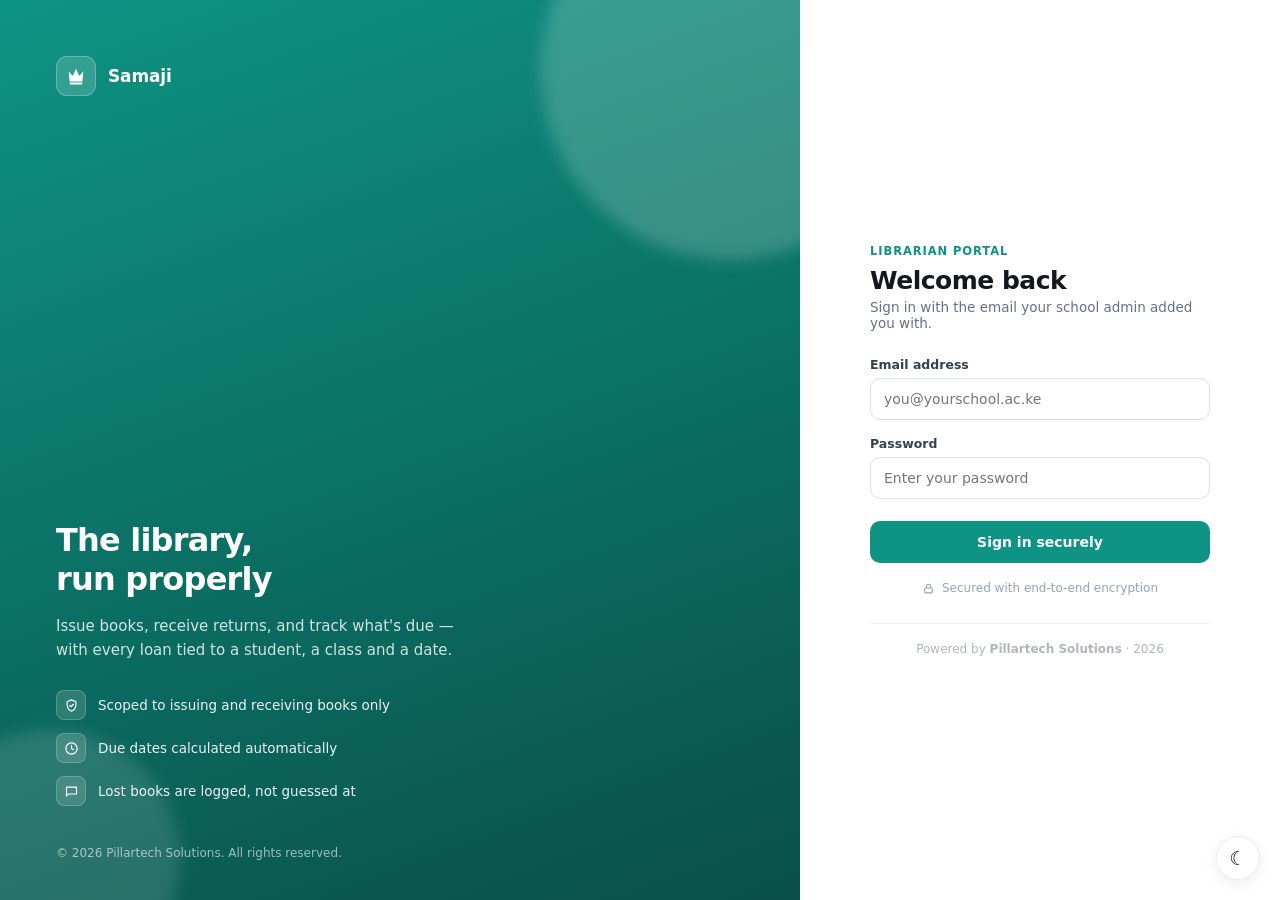
<file: librarian/index.html>
<!DOCTYPE html>
<html lang="en">
<head>
<meta charset="utf-8">
<meta name="viewport" content="width=device-width, initial-scale=1">
<script>(function(){try{var t=localStorage.getItem("samaji-theme")||(matchMedia("(prefers-color-scheme: dark)").matches?"dark":"light");document.documentElement.setAttribute("data-theme",t);}catch(e){}})();</script>
<title>Samaji — Librarian Portal</title>
<link rel="stylesheet" href="../assets/styles.css">
<style>
  #app{display:none;min-height:100vh;}
  .layout{display:flex;min-height:100vh;}
  aside{width:236px;flex:none;background:#fff;border-right:1px solid #EAECEF;padding:16px 12px;display:flex;flex-direction:column;}
  .school{display:flex;align-items:center;gap:11px;padding:8px 8px 16px;}
  .navitem{display:flex;align-items:center;gap:11px;padding:9px;border:none;border-radius:9px;background:none;cursor:pointer;font-family:inherit;text-align:left;width:100%;font-size:13.5px;font-weight:600;color:#344054;}
  .navitem:hover{background:#F6F7F9;}
  .navitem.active{background:#E7F6F3;color:#0E9384;}
  .navitem .tile{flex:none;width:26px;height:26px;border-radius:7px;display:flex;align-items:center;justify-content:center;font-weight:700;font-size:12px;}
  main{flex:1;min-width:0;padding:26px 30px 60px;}

  /* ===== professional split login (matches Teacher/School Portal) ===== */
  #auth{display:flex;min-height:100vh;background:#fff;}
  .login-brand{flex:1;position:relative;overflow:hidden;background:linear-gradient(160deg,#0E9384 0%,#0B6E63 55%,#0A4F49 100%);color:#fff;padding:56px 56px 40px;display:flex;flex-direction:column;}
  .login-brand .glow{position:absolute;border-radius:50%;filter:blur(8px);opacity:.18;background:#fff;}
  .login-brand .g1{width:380px;height:380px;top:-120px;right:-120px;}
  .login-brand .g2{width:260px;height:260px;bottom:-90px;left:-80px;opacity:.12;}
  .login-brand .blogo{display:flex;align-items:center;gap:12px;position:relative;z-index:2;}
  .login-brand .blogo .mark{width:40px;height:40px;border-radius:11px;background:rgba(255,255,255,.16);backdrop-filter:blur(4px);display:flex;align-items:center;justify-content:center;font-weight:700;font-size:19px;border:1px solid rgba(255,255,255,.25);}
  .login-brand h2{position:relative;z-index:2;margin:auto 0 0;font-size:32px;font-weight:700;letter-spacing:-.025em;line-height:1.2;max-width:13ch;text-wrap:balance;}
  .login-brand .lead{position:relative;z-index:2;margin:16px 0 28px;font-size:15px;line-height:1.6;color:rgba(255,255,255,.82);max-width:42ch;}
  .trust{position:relative;z-index:2;display:flex;flex-direction:column;gap:13px;}
  .trust .item{display:flex;align-items:center;gap:12px;font-size:13.5px;color:rgba(255,255,255,.92);font-weight:500;}
  .trust .ic{flex:none;width:30px;height:30px;border-radius:8px;background:rgba(255,255,255,.14);border:1px solid rgba(255,255,255,.2);display:flex;align-items:center;justify-content:center;}
  .login-brand .bfoot{position:relative;z-index:2;margin-top:40px;font-size:12px;color:rgba(255,255,255,.6);}
  .login-form{flex:none;width:480px;max-width:100%;display:flex;align-items:center;justify-content:center;padding:48px 56px;}
  .login-inner{width:100%;max-width:340px;}
  .login-inner .eyebrow{font-size:11.5px;font-weight:700;letter-spacing:.08em;text-transform:uppercase;color:#0E9384;}
  .login-inner h1{font-size:25px;font-weight:700;letter-spacing:-.02em;margin:8px 0 4px;color:#15171E;}
  .login-inner .sub{font-size:13.5px;color:#667085;margin:0 0 26px;}
  .login-inner label{display:block;font-size:12.5px;font-weight:600;color:#344054;margin:16px 0 6px;}
  .login-inner input{width:100%;font-size:14px;color:#1A1D26;background:#fff;border:1px solid #DDE1E6;border-radius:10px;padding:12px 13px;outline:none;font-family:inherit;transition:border-color .12s, box-shadow .12s;}
  .login-inner input:focus{border-color:#0E9384;box-shadow:0 0 0 3px rgba(14,147,132,.12);}
  .login-inner .signin{width:100%;font-size:14px;font-weight:600;color:#fff;background:#0E9384;border:none;border-radius:10px;padding:13px;cursor:pointer;font-family:inherit;margin-top:22px;transition:background .12s;}
  .login-inner .signin:hover{background:#0B7A6E;}
  .login-inner .signin:disabled{opacity:.6;cursor:default;}
  .login-inner .secure{display:flex;align-items:center;justify-content:center;gap:7px;font-size:12px;color:#98A2B3;margin-top:18px;}
  .login-inner .pfoot{text-align:center;font-size:12px;color:#B0B5BE;margin-top:28px;padding-top:18px;border-top:1px solid #F0F1F4;}
  @media (max-width:840px){
    .login-brand{display:none;}
    .login-form{flex:1;width:auto;}
  }
</style>
</head>
<body>

  <!-- BOOT SPLASH (prevents login flash on reload while session resolves) -->
  <div id="boot" style="position:fixed;inset:0;z-index:200;display:flex;align-items:center;justify-content:center;background:#F4F6F8;">
    <div style="display:flex;align-items:center;gap:11px;opacity:.7;">
      <div style="width:34px;height:34px;border-radius:10px;background:linear-gradient(135deg,#12B3A1,#0B6E63);color:#fff;display:flex;align-items:center;justify-content:center;"><svg width="20" height="20" viewBox="0 0 24 24" fill="currentColor"><path d="M5 18L4 7l4.5 5L12 4l3.5 8L20 7l-1 11H5z"/><rect x="5" y="19.2" width="14" height="2.1" rx="1.05"/></svg></div>
      <strong style="font-size:16px;color:#0E1424;">Samaji</strong>
    </div>
  </div>

  <!-- AUTH -->
  <div id="auth" style="display:none;">
    <div class="login-brand">
      <span class="glow g1"></span><span class="glow g2"></span>
      <div class="blogo"><div class="mark"><svg width="22" height="22" viewBox="0 0 24 24" fill="currentColor" style="display:block"><path d="M5 18L4 7l4.5 5L12 4l3.5 8L20 7l-1 11H5z"/><rect x="5" y="19.2" width="14" height="2.1" rx="1.05"/></svg></div><strong style="font-size:17px;letter-spacing:-.01em;">Samaji</strong></div>
      <h2>The library, run properly</h2>
      <p class="lead">Issue books, receive returns, and track what's due — with every loan tied to a student, a class and a date.</p>
      <div class="trust">
        <div class="item"><span class="ic"><svg width="15" height="15" viewBox="0 0 24 24" fill="none"><path d="M12 3l7 3v5c0 4.5-3 8-7 10-4-2-7-5.5-7-10V6l7-3z" stroke="#fff" stroke-width="1.8" stroke-linejoin="round"/><path d="M9 12l2 2 4-4" stroke="#fff" stroke-width="1.8" stroke-linecap="round" stroke-linejoin="round"/></svg></span>Scoped to issuing and receiving books only</div>
        <div class="item"><span class="ic"><svg width="15" height="15" viewBox="0 0 24 24" fill="none"><circle cx="12" cy="12" r="9" stroke="#fff" stroke-width="1.8"/><path d="M12 7v5l3 2" stroke="#fff" stroke-width="1.8" stroke-linecap="round" stroke-linejoin="round"/></svg></span>Due dates calculated automatically</div>
        <div class="item"><span class="ic"><svg width="15" height="15" viewBox="0 0 24 24" fill="none"><path d="M4 5h16v11H7l-3 3z" stroke="#fff" stroke-width="1.8" stroke-linejoin="round"/></svg></span>Lost books are logged, not guessed at</div>
      </div>
      <div class="bfoot">© <span id="year-b"></span> Pillartech Solutions. All rights reserved.</div>
    </div>

    <div class="login-form">
      <div class="login-inner">
        <div class="warn" id="config-warn" style="margin-bottom:18px;">⚠ Set your Supabase keys in <span class="mono">assets/config.js</span> first.</div>
        <div class="eyebrow">Librarian Portal</div>
        <h1>Welcome back</h1>
        <p class="sub">Sign in with the email your school admin added you with.</p>
        <label for="email">Email address</label>
        <input id="email" type="email" placeholder="you@yourschool.ac.ke" autocomplete="email">
        <label for="password">Password</label>
        <input id="password" type="password" placeholder="Enter your password" autocomplete="current-password">
        <button class="signin" id="submit">Sign in securely</button>
        <div class="msg" id="msg"></div>
        <div class="secure"><svg width="13" height="13" viewBox="0 0 24 24" fill="none"><rect x="5" y="11" width="14" height="9" rx="2" stroke="#98A2B3" stroke-width="2"/><path d="M8 11V8a4 4 0 0 1 8 0v3" stroke="#98A2B3" stroke-width="2"/></svg>Secured with end-to-end encryption</div>
        <div class="pfoot">Powered by <strong>Pillartech Solutions</strong> &middot; <span id="year"></span></div>
      </div>
    </div>
  </div>

  <!-- APP -->
  <div id="app">
    <div class="layout">
      <button class="hamburger" id="hamburger" aria-label="Menu">☰</button>
      <div class="sidebar-overlay" id="sidebar-overlay"></div>
      <aside>
        <div class="school"><div class="logo teal" id="school-logo">S</div>
          <div style="min-width:0;"><div style="font-size:13.5px;font-weight:700;overflow:hidden;text-overflow:ellipsis;white-space:nowrap;" id="lib-name">Librarian</div><div style="font-size:11px;color:#98A2B3;overflow:hidden;text-overflow:ellipsis;white-space:nowrap;" id="school-name">—</div></div>
        </div>
        <button class="navitem" id="nav-dashboard"><span class="tile" style="background:#E7F6F3;color:#0E9384;" data-icon="dashboard"></span>Dashboard</button>
        <button class="navitem" id="nav-catalogue"><span class="tile" style="background:#EEF0FF;color:#4F46E5;" data-icon="library"></span>Catalogue</button>
        <button class="navitem" id="nav-loans"><span class="tile" style="background:#FFF6ED;color:#C2410C;" data-icon="attendance"></span>Loans</button>
        <div style="flex:1;"></div>
        <button class="ghost" id="signout" style="margin:8px;">Sign out</button>
      </aside>
      <main id="view"><!-- tab renders here --></main>
    </div>
  </div>

  <div id="toast"></div>

<script src="../assets/vendor/supabase-js-2.112.2.min.js"></script>
<script src="../assets/config.js"></script>
<script src="../assets/icons.js"></script>
<script src="../assets/app.js"></script>
<script src="../assets/librarian-modules.js"></script>

<script>
  var $ = function(id){ return document.getElementById(id); };
  if (window.SamajiIcons) window.SamajiIcons.fill();
  if (!window.SAMAJI_CONFIGURED) $("config-warn").style.display = "block";
  var sb = window.getSB();
  var CTX = { schoolId:null, school:null, librarianId:null, flags:{} };
  var _yr=new Date().getFullYear(); ["year","year-b"].forEach(function(id){ var e=document.getElementById(id); if(e) e.textContent=_yr; });
  function showMsg(t, ok){ var m = $("msg"); m.textContent = t; m.className = "msg " + (ok ? "ok" : "err"); }

  $("submit").onclick = async function(){
    if (!sb) { showMsg("Supabase keys not set — edit assets/config.js.", false); return; }
    var email = $("email").value.trim(), password = $("password").value;
    if (!email || !password) { showMsg("Enter an email and password.", false); return; }
    $("submit").disabled = true;
    var res = await sb.auth.signInWithPassword({ email: email, password: password });
    if (res.error) { showMsg(res.error.message, false); $("submit").disabled = false; return; }
    enterApp();
  };
  $("password").addEventListener("keydown", function(e){ if (e.key === "Enter") $("submit").click(); });

  async function enterApp(){
    var u = await sb.auth.getUser(); var user = u.data.user; if (!user) { showLogin(); return; }
    var pr = await sb.from("profiles").select("role, school_id").eq("id", user.id).single();
    var prof = pr.data;
    if (!prof || prof.role !== "librarian" || !prof.school_id) {
      showMsg("This account isn't registered as a librarian. Ask your school admin to create a Librarian login for you in the admin console.", false);
      $("submit").disabled = false; await sb.auth.signOut(); showLogin(); return;
    }
    CTX.schoolId = prof.school_id;
    CTX.librarianId = user.id;

    var results = await Promise.all([
      sb.from("schools").select("*").eq("id", CTX.schoolId).single(),
      sb.rpc("resolve_flags", { p_school: CTX.schoolId })
    ]);
    var sc = results[0], r = results[1];

    $("boot").style.display = "none";
    $("auth").style.display = "none"; $("app").style.display = "block";
    startIdleWatch();

    CTX.school = sc.data || { name: CTX.schoolId };
    $("school-name").textContent = CTX.school.name || CTX.schoolId;
    $("school-logo").textContent = (CTX.school.name || "S").charAt(0);
    $("lib-name").textContent = (user.user_metadata && user.user_metadata.full_name) || "Librarian";

    CTX.flags = r.data || {};
    if (!CTX.flags["module.library"]) {
      $("view").innerHTML = '<div class="empty">The Library module isn\'t enabled for this school. Ask your school admin to enable it.</div>';
      return;
    }

    showTab("dashboard");
  }

  function setActive(key){
    document.querySelectorAll(".navitem").forEach(function(b){ b.classList.remove("active"); });
    var el = $("nav-"+key); if (el) el.classList.add("active");
  }
  var RENDERERS = {
    dashboard: function(){ return window.LibrarianModules.dashboard; },
    catalogue: function(){ return window.LibrarianModules.catalogue; },
    loans:     function(){ return window.LibrarianModules.loans; }
  };
  function showTab(key){
    setActive(key);
    var el = $("view"); el.innerHTML = "";
    var fn = RENDERERS[key] && RENDERERS[key]();
    if (fn) fn(sb, CTX, el);
    else el.innerHTML = '<div class="empty">Not available.</div>';
  }
  $("nav-dashboard").onclick = function(){ showTab("dashboard"); };
  $("nav-catalogue").onclick = function(){ showTab("catalogue"); };
  $("nav-loans").onclick     = function(){ showTab("loans"); };

  // Mobile sidebar toggle (same pattern as School/Teacher Portal)
  (function(){
    var ham = $("hamburger"), ovr = $("sidebar-overlay");
    var aside = document.querySelector(".layout aside");
    function openSidebar(){ aside.classList.add("open"); ovr.classList.add("open"); }
    function closeSidebar(){ aside.classList.remove("open"); ovr.classList.remove("open"); }
    ham.onclick = function(){ aside.classList.contains("open") ? closeSidebar() : openSidebar(); };
    ovr.onclick = closeSidebar;
    aside.addEventListener("click", function(e){
      if (e.target.classList.contains("navitem") || e.target.closest(".navitem") || e.target.id === "signout") {
        closeSidebar();
      }
    });
  })();

  // ---- session / idle-timeout security (same policy as other portals) ----
  var IDLE_MINUTES = 5;
  var IDLE_MS = IDLE_MINUTES * 60 * 1000;
  var ACT_KEY = "samaji_librarian_last_active";
  var idleTimer = null;

  function markActive(){ try{ localStorage.setItem(ACT_KEY, String(Date.now())); }catch(e){} }
  function lastActive(){ var v = 0; try{ v = parseInt(localStorage.getItem(ACT_KEY)||"0",10); }catch(e){} return v || 0; }

  async function doSignOut(reason){
    if (idleTimer) { clearInterval(idleTimer); idleTimer = null; }
    try{ localStorage.removeItem(ACT_KEY); }catch(e){}
    try{ await sb.auth.signOut(); }catch(e){}
    $("app").style.display = "none";
    $("auth").style.display = "flex";
    $("submit").disabled = false;
    $("msg").className = "msg";
    if (reason) showMsg(reason, false);
  }

  function startIdleWatch(){
    markActive();
    ["mousedown","keydown","scroll","touchstart","click","mousemove"].forEach(function(ev){
      window.addEventListener(ev, markActive, { passive:true });
    });
    if (idleTimer) clearInterval(idleTimer);
    idleTimer = setInterval(function(){
      if (Date.now() - lastActive() > IDLE_MS) {
        doSignOut("You were signed out after " + IDLE_MINUTES + " minutes of inactivity.");
      }
    }, 15000);
  }

  function showLogin(){ $("boot").style.display = "none"; $("auth").style.display = "flex"; }

  $("signout").onclick = function(){ doSignOut(); };

  (async function(){
    if (!sb) { showLogin(); return; }
    var s = await sb.auth.getSession();
    if (!s.data.session) { showLogin(); return; }
    var la = lastActive();
    if (la && (Date.now() - la > IDLE_MS)) {
      try{ localStorage.removeItem(ACT_KEY); }catch(e){}
      try{ await sb.auth.signOut(); }catch(e){}
      showLogin();
      showMsg("Your session expired. Please sign in again.", false);
      return;
    }
    enterApp();
  })();
</script>
</body>
</html>
</file>
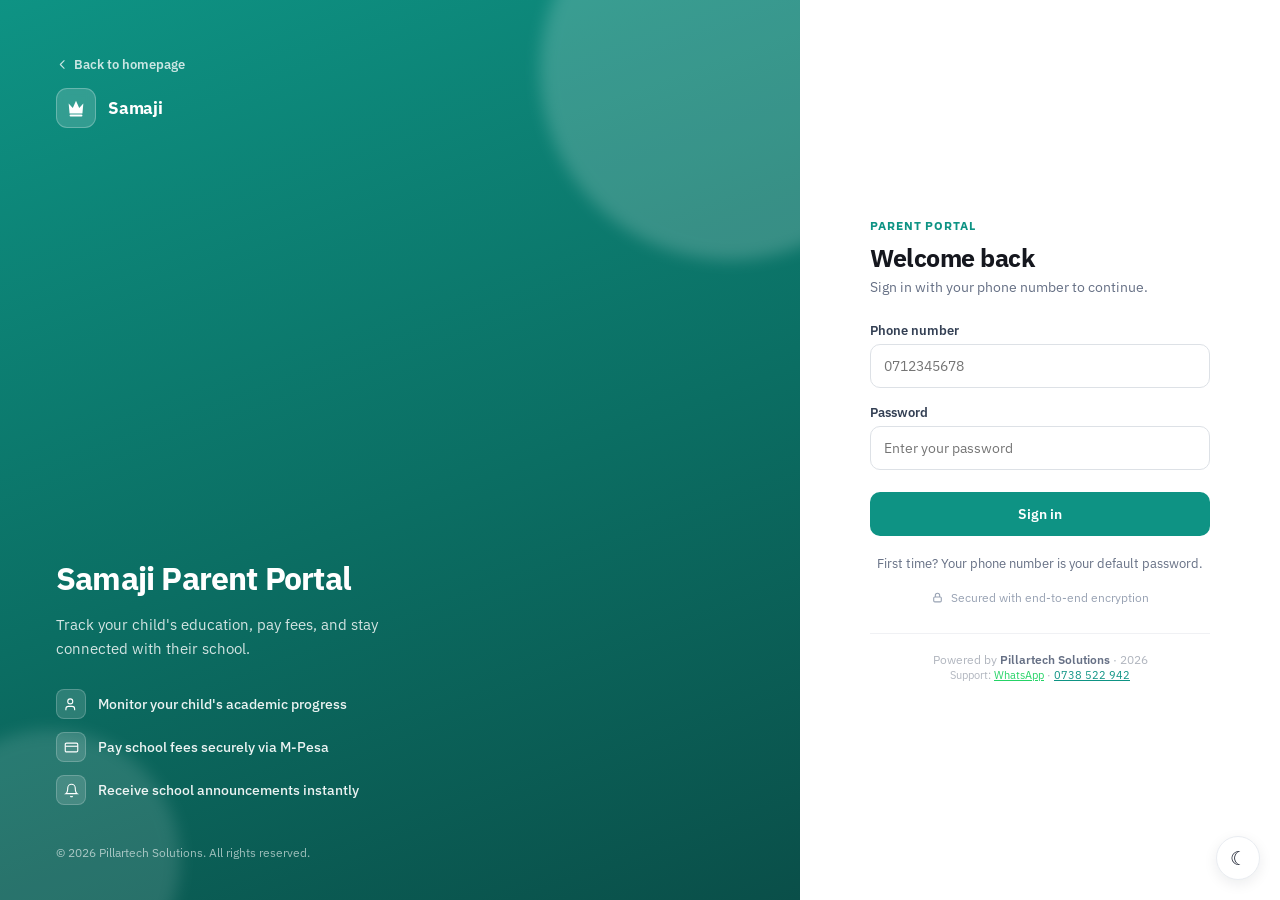
<file: parent/index.html>
<!DOCTYPE html>
<html lang="en">
<head>
<meta charset="utf-8">
<meta name="viewport" content="width=device-width, initial-scale=1">
<script>(function(){try{var t=localStorage.getItem("samaji-theme")||(matchMedia("(prefers-color-scheme: dark)").matches?"dark":"light");document.documentElement.setAttribute("data-theme",t);}catch(e){}})();</script>
<title>Samaji — Parent Portal</title>
<link rel="icon" href="../assets/icons/favicon.svg" type="image/svg+xml">
<link rel="alternate icon" href="../assets/icons/favicon.ico">
<link rel="apple-touch-icon" href="../assets/icons/apple-touch-icon.png">
<link rel="manifest" href="../assets/icons/site.webmanifest">
<meta name="theme-color" content="#0E9384">
<link rel="preconnect" href="https://lvmpqsofpwhtdfuvtdzi.supabase.co" crossorigin>
<link rel="dns-prefetch" href="https://lvmpqsofpwhtdfuvtdzi.supabase.co">
<link rel="preload" href="../assets/vendor/supabase.min.js?v=3" as="script">
<link rel="preload" href="../assets/config.js?v=3" as="script">
<link rel="stylesheet" href="../assets/styles.css?v=6">
<!-- Fonts load async — see the note in school/index.html. Parents are the
     most likely to be on a phone and a metered connection, so this portal
     benefits most from not blocking paint on a third-party stylesheet. -->
<link rel="preconnect" href="https://fonts.googleapis.com">
<link rel="preconnect" href="https://fonts.gstatic.com" crossorigin>
<link rel="stylesheet" media="print" onload="this.media='all';this.onload=null"
      href="https://fonts.googleapis.com/css2?family=IBM+Plex+Sans:wght@400;500;600;700&family=IBM+Plex+Mono:wght@400;500&display=swap">
<noscript><link rel="stylesheet" href="https://fonts.googleapis.com/css2?family=IBM+Plex+Sans:wght@400;500;600;700&family=IBM+Plex+Mono:wght@400;500&display=swap"></noscript>

<script defer src="../assets/vendor/supabase.min.js?v=3"></script>
<script defer src="../assets/config.js?v=3"></script>
<script defer src="../assets/app.js?v=5"></script>
<script defer src="../assets/session.js?v=3"></script>
<script defer src="../assets/boot-early.js?v=3"></script>
<!-- Report Cards feature: academics-core.js's buildSnapshotReportOpts()
     turns a frozen report_cards row into the exact shape report-card.js
     expects — the same two files the School/Teacher Portals already use,
     reused here (per report-card.js's own header comment, which
     specifically anticipated this) so a parent sees an identical,
     pixel-for-pixel copy of what the school actually published, not a
     separately-maintained re-derivation of the same data. -->
<script defer src="../assets/idb-cache.js?v=3"></script>
<script defer src="../assets/academics-core.js?v=1"></script>
<script defer src="../assets/report-card.js?v=1"></script>
<script defer src="../assets/vendor/qrcode.js?v=1"></script>
<script defer src="../assets/receipt-print.js?v=5"></script>
<style>
  *{box-sizing:border-box;}
  body{margin:0;font-family:'IBM Plex Sans',sans-serif;background:#F4F6F8;color:#1A1D26;}

  /* ===== BOOT SPLASH ===== */
  #boot{position:fixed;inset:0;z-index:200;display:flex;align-items:center;justify-content:center;background:#F4F6F8;}

  /* ===== SPLIT LOGIN ===== */
  #auth{display:flex;min-height:100vh;background:#fff;}
  .login-brand{flex:1;position:relative;overflow:hidden;background:linear-gradient(160deg,#0E9384 0%,#0B6E63 55%,#0A4F49 100%);color:#fff;padding:56px 56px 40px;display:flex;flex-direction:column;}
  .login-brand .glow{position:absolute;border-radius:50%;filter:blur(8px);opacity:.18;background:#fff;}
  .login-brand .g1{width:380px;height:380px;top:-120px;right:-120px;}
  .login-brand .g2{width:260px;height:260px;bottom:-90px;left:-80px;opacity:.12;}
  .login-brand .blogo{display:flex;align-items:center;gap:12px;position:relative;z-index:2;}
  .login-brand .blogo .mark{width:40px;height:40px;border-radius:11px;background:rgba(255,255,255,.16);backdrop-filter:blur(4px);display:flex;align-items:center;justify-content:center;font-weight:700;font-size:19px;border:1px solid rgba(255,255,255,.25);}
  .login-brand h2{position:relative;z-index:2;margin:auto 0 0;font-size:32px;font-weight:700;letter-spacing:-.025em;line-height:1.2;max-width:16ch;text-wrap:balance;}
  .login-brand .lead{position:relative;z-index:2;margin:16px 0 28px;font-size:15px;line-height:1.6;color:rgba(255,255,255,.82);max-width:42ch;}
  .trust{position:relative;z-index:2;display:flex;flex-direction:column;gap:13px;}
  .trust .item{display:flex;align-items:center;gap:12px;font-size:13.5px;color:rgba(255,255,255,.92);font-weight:500;}
  .trust .ic{flex:none;width:30px;height:30px;border-radius:8px;background:rgba(255,255,255,.14);border:1px solid rgba(255,255,255,.2);display:flex;align-items:center;justify-content:center;}
  .login-brand .bfoot{position:relative;z-index:2;margin-top:40px;font-size:12px;color:rgba(255,255,255,.6);}
  .login-form{flex:none;width:480px;max-width:100%;display:flex;align-items:center;justify-content:center;padding:48px 56px;}
  .login-inner{width:100%;max-width:340px;}
  .login-inner .eyebrow{font-size:11.5px;font-weight:700;letter-spacing:.08em;text-transform:uppercase;color:#0E9384;}
  .login-inner h1{font-size:25px;font-weight:700;letter-spacing:-.02em;margin:8px 0 4px;color:#15171E;}
  .login-inner .sub{font-size:13.5px;color:#667085;margin:0 0 26px;}
  .login-inner label{display:block;font-size:12.5px;font-weight:600;color:#344054;margin:16px 0 6px;}
  .login-inner input{width:100%;font-size:14px;color:#1A1D26;background:#fff;border:1px solid #DDE1E6;border-radius:10px;padding:12px 13px;outline:none;font-family:inherit;transition:border-color .12s, box-shadow .12s;}
  .login-inner input:focus{border-color:#0E9384;box-shadow:0 0 0 3px rgba(14,147,132,.12);}
  .login-inner .signin{width:100%;font-size:14px;font-weight:600;color:#fff;background:#0E9384;border:none;border-radius:10px;padding:13px;cursor:pointer;font-family:inherit;margin-top:22px;transition:background .12s;}
  .login-inner .signin:hover{background:#0B7A6E;}
  .login-inner .signin:disabled{opacity:.6;cursor:default;}
  .login-inner .hint{text-align:center;font-size:12.5px;color:#667085;margin-top:18px;line-height:1.5;}
  .login-inner .secure{display:flex;align-items:center;justify-content:center;gap:7px;font-size:12px;color:#98A2B3;margin-top:18px;}
  .login-inner .pfoot{text-align:center;font-size:12px;color:#B0B5BE;margin-top:28px;padding-top:18px;border-top:1px solid #F0F1F4;}
  .login-inner .pfoot strong{color:#667085;font-weight:600;}
  @media (max-width:840px){
    .login-brand{display:none;}
    .login-form{flex:1;width:auto;padding:32px 24px;}
  }

  /* ===== MSG ===== */
  .msg{text-align:center;font-size:13px;margin-top:12px;min-height:20px;}
  .msg.err{color:#D92D20;}
  .msg.ok{color:#0E9384;}

  /* ===== APP LAYOUT ===== */
  #app{display:none;min-height:100vh;background:#F4F6F8;}
  .topbar{background:#fff;border-bottom:1px solid #EAECEF;padding:0 24px;display:flex;align-items:center;height:56px;position:sticky;top:0;z-index:50;}
  .topbar .school-info{display:flex;align-items:center;gap:10px;min-width:0;flex:1;}
  .topbar .school-logo{width:32px;height:32px;border-radius:9px;background:linear-gradient(135deg,#12B3A1,#0B6E63);color:#fff;display:flex;align-items:center;justify-content:center;font-weight:700;font-size:14px;flex:none;}
  .topbar .school-label{font-size:14px;font-weight:700;color:#15171E;overflow:hidden;text-overflow:ellipsis;white-space:nowrap;}
  .topbar .parent-name{font-size:12.5px;color:#667085;margin-left:auto;white-space:nowrap;padding:0 16px;}
  .topbar .btn-signout{background:none;border:1px solid #DDE1E6;border-radius:8px;padding:6px 14px;font-size:12.5px;font-weight:600;color:#344054;cursor:pointer;font-family:inherit;white-space:nowrap;}
  .topbar .btn-signout:hover{background:#F6F7F9;}
  @media (max-width:600px){
    .topbar{padding:0 12px;height:50px;}
    .topbar .parent-name{display:none;}
  }

  /* ===== TABS ===== */
  .tab-bar{display:flex;gap:0;background:#fff;border-bottom:1px solid #EAECEF;padding:0 24px;overflow-x:auto;}
  .tab-btn{background:none;border:none;border-bottom:2px solid transparent;padding:12px 18px;font-size:13.5px;font-weight:600;color:#667085;cursor:pointer;font-family:inherit;white-space:nowrap;transition:color .12s;}
  .tab-btn:hover{color:#0E9384;}
  .tab-btn.active{color:#0E9384;border-bottom-color:#0E9384;}
  @media (max-width:600px){
    .tab-bar{padding:0 8px;}
    .tab-btn{padding:11px 14px;font-size:13px;}
  }

  /* ===== CONTENT ===== */
  .content{max-width:900px;margin:0 auto;padding:20px 24px 60px;}
  @media (max-width:600px){.content{padding:16px 12px 40px;}}

  /* ===== WELCOME BANNER ===== */
  .welcome-banner{background:linear-gradient(135deg,#0E9384 0%,#0A6E63 100%);color:#fff;border-radius:14px;padding:24px 28px;margin-bottom:20px;position:relative;overflow:hidden;}
  .welcome-banner .wb-glow{position:absolute;width:200px;height:200px;border-radius:50%;background:rgba(255,255,255,.08);top:-60px;right:-40px;}
  .welcome-banner h2{font-size:22px;font-weight:700;margin:0 0 4px;position:relative;z-index:1;}
  .welcome-banner p{font-size:13.5px;margin:0;opacity:.85;position:relative;z-index:1;}
  .welcome-stats{display:flex;gap:16px;margin-top:16px;position:relative;z-index:1;}
  .ws-item{background:rgba(255,255,255,.15);border-radius:10px;padding:12px 16px;flex:1;min-width:0;}
  .ws-item .ws-val{font-size:20px;font-weight:700;line-height:1.2;}
  .ws-item .ws-lbl{font-size:11px;opacity:.8;margin-top:2px;}
  @media (max-width:600px){
    .welcome-banner{padding:18px 16px;}
    .welcome-banner h2{font-size:18px;}
    .welcome-stats{gap:8px;}
    .ws-item{padding:10px 12px;}
    .ws-item .ws-val{font-size:16px;}
  }

  /* ===== STUDENT CARD (REDESIGNED) ===== */
  .stu-card{background:#fff;border:1px solid #E8EAED;border-radius:14px;box-shadow:0 1px 3px rgba(16,24,40,.05);margin-bottom:18px;overflow:hidden;}
  .stu-header{display:flex;align-items:center;gap:14px;padding:20px 22px;border-bottom:1px solid #F0F1F4;}
  .stu-avatar{width:48px;height:48px;border-radius:50%;background:linear-gradient(135deg,#0E9384,#0B6E63);color:#fff;display:flex;align-items:center;justify-content:center;font-size:20px;font-weight:700;flex:none;}
  .stu-info{flex:1;min-width:0;}
  .stu-info h3{font-size:17px;font-weight:700;margin:0;color:#15171E;line-height:1.3;}
  .stu-info .stu-meta{font-size:12.5px;color:#667085;margin-top:2px;}
  .stu-info .stu-meta span{margin-right:12px;}
  .stu-badge{display:inline-block;padding:3px 10px;border-radius:20px;font-size:11px;font-weight:700;text-transform:capitalize;}
  .stu-badge-active{background:#E7F6F3;color:#0E9384;}
  .stu-badge-inactive{background:#FDECEA;color:#D92D20;}

  .stu-body{padding:0;}
  .stu-section{padding:16px 22px;border-bottom:1px solid #F0F1F4;}
  .stu-section:last-child{border-bottom:none;}
  .stu-section-title{font-size:12px;font-weight:700;text-transform:uppercase;letter-spacing:.06em;color:#98A2B3;margin:0 0 10px;display:flex;align-items:center;gap:8px;}
  .stu-section-title svg{flex:none;}

  /* Detail grid */
  .detail-grid{display:grid;grid-template-columns:1fr 1fr;gap:8px 20px;}
  .detail-item .di-label{font-size:11.5px;color:#98A2B3;font-weight:600;}
  .detail-item .di-value{font-size:13.5px;color:#15171E;font-weight:500;}
  @media (max-width:500px){.detail-grid{grid-template-columns:1fr;}}

  /* Fee breakdown */
  .fee-summary{display:flex;gap:12px;margin-bottom:14px;}
  .fee-box{flex:1;background:#F9FAFB;border:1px solid #EAECEF;border-radius:10px;padding:12px 14px;text-align:center;}
  .fee-box .fb-val{font-size:17px;font-weight:700;color:#15171E;line-height:1.2;}
  .fee-box .fb-lbl{font-size:11px;color:#667085;margin-top:2px;}
  .fee-box.fb-balance{border-color:transparent;}
  .fee-box.fb-green{background:#E7F6F3;} .fee-box.fb-green .fb-val{color:#0E9384;}
  .fee-box.fb-amber{background:#FFF3E0;} .fee-box.fb-amber .fb-val{color:#E65100;}
  .fee-box.fb-red{background:#FDECEA;} .fee-box.fb-red .fb-val{color:#D92D20;}
  @media (max-width:500px){
    .fee-summary{flex-direction:column;gap:8px;}
  }

  .fee-item-row{display:flex;justify-content:space-between;font-size:13px;padding:5px 0;border-bottom:1px solid #F5F6F7;}
  .fee-item-row:last-child{border-bottom:none;}
  .fee-item-row .fi-name{color:#667085;}
  .fee-item-row .fi-amt{font-weight:600;color:#15171E;}

  /* Attendance mini */
  .att-row{display:flex;gap:8px;align-items:center;margin-bottom:6px;}
  .att-dot{width:10px;height:10px;border-radius:50%;flex:none;}
  .att-dot-present{background:#0E9384;}
  .att-dot-absent{background:#D92D20;}
  .att-dot-late{background:#E65100;}
  .att-bar{flex:1;height:8px;border-radius:4px;background:#EAECEF;overflow:hidden;}
  .att-fill{height:100%;border-radius:4px;}
  .att-label{font-size:12px;color:#667085;min-width:40px;text-align:right;}
  .att-summary{display:flex;gap:16px;font-size:12.5px;color:#667085;margin-top:8px;}
  .att-summary strong{color:#15171E;}

  /* Cards (generic) */
  .card{background:#fff;border:1px solid #E8EAED;border-radius:13px;box-shadow:0 1px 2px rgba(16,24,40,.04);padding:18px;margin-bottom:14px;}
  .card h3{font-size:16px;font-weight:700;margin:0 0 4px;color:#15171E;}
  .card .meta{font-size:12.5px;color:#667085;margin-bottom:12px;}
  .card .meta span{margin-right:14px;}

  .balance-badge{display:inline-block;padding:3px 10px;border-radius:20px;font-size:12px;font-weight:700;}
  .bal-green{background:#E7F6F3;color:#0E9384;}
  .bal-amber{background:#FFF3E0;color:#E65100;}
  .bal-red{background:#FDECEA;color:#D92D20;}

  .btn-mpesa{width:100%;margin-top:14px;padding:12px;background:#0E9384;color:#fff;border:none;border-radius:10px;font-size:14px;font-weight:600;cursor:pointer;font-family:inherit;min-height:44px;transition:background .12s;}
  .btn-mpesa:hover{background:#0B7A6E;}
  .btn-mpesa:disabled{opacity:.6;cursor:default;}
  .btn-kcb{background:#1B4D2E;}
  .btn-kcb:hover{background:#123A21;}

  .btn-pay-all{width:100%;padding:14px;background:#0A4F49;color:#fff;border:none;border-radius:10px;font-size:15px;font-weight:700;cursor:pointer;font-family:inherit;margin-bottom:18px;min-height:48px;transition:background .12s;}
  .btn-pay-all:hover{background:#083E3A;}

  /* ===== TABLE ===== */
  .data-table{width:100%;border-collapse:collapse;font-size:13px;}
  .data-table th{text-align:left;font-size:11.5px;font-weight:700;color:#98A2B3;text-transform:uppercase;letter-spacing:.04em;padding:10px 12px;border-bottom:1px solid #EAECEF;}
  .data-table td{padding:10px 12px;border-bottom:1px solid #F0F1F4;color:#344054;}
  @media (max-width:600px){
    .data-table-wrap{display:none;}
    .mobile-cards{display:block !important;}
  }
  @media (min-width:601px){
    .mobile-cards{display:none !important;}
  }

  /* ===== ANNOUNCEMENT CARDS ===== */
  .ann-card{background:#fff;border:1px solid #E8EAED;border-radius:13px;box-shadow:0 1px 2px rgba(16,24,40,.04);padding:18px;margin-bottom:14px;}
  .ann-card h4{font-size:15px;font-weight:700;margin:0 0 6px;color:#15171E;}
  .ann-card .ann-date{font-size:12px;color:#98A2B3;margin-bottom:10px;}
  .ann-card .ann-body{font-size:13.5px;color:#344054;line-height:1.6;white-space:pre-wrap;}
  .ann-badge{display:inline-block;padding:2px 8px;border-radius:12px;font-size:10.5px;font-weight:700;text-transform:uppercase;letter-spacing:.03em;margin-left:8px;}
  .ann-badge-new{background:#E7F6F3;color:#0E9384;}

  /* ===== MODALS ===== */
  .modal-overlay{position:fixed;inset:0;z-index:100;background:rgba(0,0,0,.45);display:flex;align-items:center;justify-content:center;padding:16px;}
  .modal-box{background:#fff;border-radius:16px;width:100%;max-width:420px;max-height:90vh;overflow-y:auto;padding:28px 24px;}
  .modal-box h2{font-size:20px;font-weight:700;margin:0 0 6px;color:#15171E;}
  .modal-box .modal-sub{font-size:13.5px;color:#667085;margin:0 0 20px;}
  .modal-box label{display:block;font-size:12.5px;font-weight:600;color:#344054;margin:14px 0 6px;}
  .modal-box input{width:100%;font-size:14px;color:#1A1D26;background:#fff;border:1px solid #DDE1E6;border-radius:10px;padding:12px 13px;outline:none;font-family:inherit;}
  .modal-box input:focus{border-color:#0E9384;box-shadow:0 0 0 3px rgba(14,147,132,.12);}
  .modal-box .modal-btn{width:100%;padding:13px;background:#0E9384;color:#fff;border:none;border-radius:10px;font-size:14px;font-weight:600;cursor:pointer;font-family:inherit;margin-top:18px;min-height:44px;transition:background .12s;}
  .modal-box .modal-btn:hover{background:#0B7A6E;}
  .modal-box .modal-btn:disabled{opacity:.6;cursor:default;}
  .modal-msg{text-align:center;font-size:13px;margin-top:10px;min-height:18px;}
  .modal-msg.err{color:#D92D20;}
  .modal-msg.ok{color:#0E9384;}

  /* ===== PASSWORD STRENGTH ===== */
  .pw-rules{list-style:none;padding:0;margin:10px 0 0;font-size:12.5px;}
  .pw-rules li{padding:3px 0;color:#98A2B3;display:flex;align-items:center;gap:6px;}
  .pw-rules li.pass{color:#0E9384;}
  .pw-rules li .dot{width:6px;height:6px;border-radius:50%;background:#DDE1E6;flex:none;}
  .pw-rules li.pass .dot{background:#0E9384;}

  /* ===== EMPTY STATE ===== */
  .empty{text-align:center;padding:40px 20px;color:#98A2B3;font-size:14px;}

  /* ===== TOAST ===== */
  #toast{position:fixed;bottom:24px;left:50%;transform:translateX(-50%);z-index:300;font-size:13.5px;font-weight:600;padding:12px 24px;border-radius:10px;display:none;max-width:90vw;text-align:center;}
  #toast.show{display:block;}
  #toast.ok{background:#E7F6F3;color:#0E9384;border:1px solid #A8DDD5;}
  #toast.err{background:#FDECEA;color:#D92D20;border:1px solid #F5C6C2;}

  /* ===== LOADING ===== */
  .spinner{display:inline-block;width:20px;height:20px;border:2px solid #DDE1E6;border-top-color:#0E9384;border-radius:50%;animation:spin .6s linear infinite;}
  @keyframes spin{to{transform:rotate(360deg);}}
  .loading-center{text-align:center;padding:40px 0;}

  /* ===== COLLAPSIBLE ===== */
  .collapse-toggle{background:none;border:none;font-size:12px;font-weight:600;color:#0E9384;cursor:pointer;padding:6px 0;font-family:inherit;}
  .collapse-toggle:hover{text-decoration:underline;}
</style>
</head>
<body>

  <!-- BOOT SPLASH -->
  <div id="boot" style="position:fixed;inset:0;z-index:200;display:flex;align-items:center;justify-content:center;background:#F4F6F8;">
    <div style="display:flex;align-items:center;gap:11px;opacity:.7;">
      <div style="width:34px;height:34px;border-radius:10px;background:linear-gradient(135deg,#12B3A1,#0B6E63);color:#fff;display:flex;align-items:center;justify-content:center;"><svg width="20" height="20" viewBox="0 0 24 24" fill="currentColor"><path d="M5 18L4 7l4.5 5L12 4l3.5 8L20 7l-1 11H5z"/><rect x="5" y="19.2" width="14" height="2.1" rx="1.05"/></svg></div>
      <strong style="font-size:16px;color:#0E1424;">Samaji</strong>
    </div>
  </div>

  <!-- AUTH -->
  <div id="auth" style="display:none;">
    <div class="login-brand">
      <span class="glow g1"></span><span class="glow g2"></span>
      <a href="../" style="position:relative;z-index:2;display:inline-flex;align-items:center;gap:5px;font-size:12.5px;font-weight:600;color:rgba(255,255,255,.78);text-decoration:none;margin-bottom:16px;">
        <svg width="13" height="13" viewBox="0 0 24 24" fill="none"><path d="M15 5l-7 7 7 7" stroke="currentColor" stroke-width="2" stroke-linecap="round" stroke-linejoin="round"/></svg>
        Back to homepage
      </a>
      <div class="blogo"><div class="mark"><svg width="22" height="22" viewBox="0 0 24 24" fill="currentColor" style="display:block"><path d="M5 18L4 7l4.5 5L12 4l3.5 8L20 7l-1 11H5z"/><rect x="5" y="19.2" width="14" height="2.1" rx="1.05"/></svg></div><strong style="font-size:17px;letter-spacing:-.01em;">Samaji</strong></div>
      <h2>Samaji Parent Portal</h2>
      <p class="lead">Track your child's education, pay fees, and stay connected with their school.</p>
      <div class="trust">
        <div class="item"><span class="ic"><svg width="15" height="15" viewBox="0 0 24 24" fill="none"><path d="M17 21v-2a4 4 0 0 0-4-4H7a4 4 0 0 0-4 4v2" stroke="#fff" stroke-width="1.8"/><circle cx="10" cy="7" r="4" stroke="#fff" stroke-width="1.8"/></svg></span>Monitor your child's academic progress</div>
        <div class="item"><span class="ic"><svg width="15" height="15" viewBox="0 0 24 24" fill="none"><rect x="2" y="5" width="20" height="14" rx="2" stroke="#fff" stroke-width="1.8"/><path d="M2 10h20" stroke="#fff" stroke-width="1.8"/></svg></span>Pay school fees securely via M-Pesa</div>
        <div class="item"><span class="ic"><svg width="15" height="15" viewBox="0 0 24 24" fill="none"><path d="M18 8A6 6 0 0 0 6 8c0 7-3 9-3 9h18s-3-2-3-9" stroke="#fff" stroke-width="1.8"/><path d="M13.73 21a2 2 0 0 1-3.46 0" stroke="#fff" stroke-width="1.8"/></svg></span>Receive school announcements instantly</div>
      </div>
      <div class="bfoot">&copy; <span id="year-b"></span> Pillartech Solutions. All rights reserved.</div>
    </div>

    <div class="login-form">
      <div class="login-inner">
        <div class="eyebrow">Parent Portal</div>
        <h1>Welcome back</h1>
        <p class="sub">Sign in with your phone number to continue.</p>
        <label for="phone">Phone number</label>
        <input id="phone" type="tel" placeholder="0712345678" autocomplete="tel">
        <label for="password">Password</label>
        <input id="password" type="password" placeholder="Enter your password" autocomplete="current-password">
        <button class="signin" id="submit">Sign in</button>
        <div class="msg" id="msg"></div>
        <p class="hint">First time? Your phone number is your default password.</p>
        <div class="secure"><svg width="13" height="13" viewBox="0 0 24 24" fill="none"><rect x="5" y="11" width="14" height="9" rx="2" stroke="#98A2B3" stroke-width="2"/><path d="M8 11V8a4 4 0 0 1 8 0v3" stroke="#98A2B3" stroke-width="2"/></svg>Secured with end-to-end encryption</div>
        <div class="pfoot">Powered by <strong>Pillartech Solutions</strong> &middot; <span id="year"></span><br><span style="font-size:11px;">Support: <a href="https://wa.me/254738522942" style="color:#25D366;">WhatsApp</a> &middot; <a href="tel:+254738522942" style="color:#0E9384;">0738 522 942</a></span></div>
      </div>
    </div>
  </div>

  <!-- APP -->
  <div id="app">
    <div class="topbar">
      <div class="school-info">
        <div class="school-logo" id="school-logo">S</div>
        <span class="school-label" id="school-name">School</span>
      </div>
      <span class="parent-name" id="parent-name"></span>
      <button class="btn-signout" id="switch-school-btn" style="display:none;margin-right:8px;">Switch School</button>
      <button class="btn-signout" id="signout">Sign out</button>
    </div>
    <div class="tab-bar">
      <button class="tab-btn active" id="tab-children"><span style="display:inline-flex;align-items:center;gap:6px;vertical-align:middle;"><svg width="15" height="15" viewBox="0 0 24 24" fill="none"><path d="M4 11L12 4l8 7" stroke="currentColor" stroke-width="1.8" stroke-linecap="round" stroke-linejoin="round"/><path d="M6 10v9a1 1 0 0 0 1 1h10a1 1 0 0 0 1-1v-9" stroke="currentColor" stroke-width="1.8" stroke-linejoin="round"/></svg>Dashboard</span></button>
      <button class="tab-btn" id="tab-payments"><span style="display:inline-flex;align-items:center;gap:6px;vertical-align:middle;"><svg width="15" height="15" viewBox="0 0 24 24" fill="none"><rect x="3" y="6" width="18" height="12" rx="2" stroke="currentColor" stroke-width="1.8"/><circle cx="12" cy="12" r="2.5" stroke="currentColor" stroke-width="1.8"/></svg>Payments</span></button>
      <button class="tab-btn" id="tab-announcements"><span style="display:inline-flex;align-items:center;gap:6px;vertical-align:middle;"><svg width="15" height="15" viewBox="0 0 24 24" fill="none"><path d="M4 10v4a1 1 0 0 0 1 1h2l8 4V5L7 9H5a1 1 0 0 0-1 1z" stroke="currentColor" stroke-width="1.7" stroke-linejoin="round"/></svg>Announcements</span></button>
      <button class="tab-btn" id="tab-reportcards"><span style="display:inline-flex;align-items:center;gap:6px;vertical-align:middle;"><svg width="15" height="15" viewBox="0 0 24 24" fill="none"><path d="M6 3h9l5 5v13a1 1 0 0 1-1 1H6a1 1 0 0 1-1-1V4a1 1 0 0 1 1-1z" stroke="currentColor" stroke-width="1.7" stroke-linejoin="round"/><path d="M9 12h6M9 16h6M9 8h2" stroke="currentColor" stroke-width="1.7" stroke-linecap="round"/></svg>Report Cards</span></button>
    </div>
    <div class="content" id="view"></div>
  </div>

  <!-- FORCE PASSWORD CHANGE MODAL -->
  <div id="pw-modal" class="modal-overlay" style="display:none;">
    <div class="modal-box">
      <h2>Set a new password</h2>
      <p class="modal-sub">For your security, please change your default password before continuing.</p>
      <label for="pw-new">New password</label>
      <input id="pw-new" type="password" placeholder="Enter new password">
      <label for="pw-confirm">Confirm password</label>
      <input id="pw-confirm" type="password" placeholder="Re-enter new password">
      <ul class="pw-rules" id="pw-rules">
        <li id="rule-len"><span class="dot"></span>Minimum 8 characters</li>
        <li id="rule-upper"><span class="dot"></span>At least 1 uppercase letter</li>
        <li id="rule-num"><span class="dot"></span>At least 1 number</li>
        <li id="rule-special"><span class="dot"></span>At least 1 special character</li>
      </ul>
      <button class="modal-btn" id="pw-submit" disabled>Update password</button>
      <div class="modal-msg" id="pw-msg"></div>
    </div>
  </div>

  <!-- SCHOOL SWITCHER — only shown for a parent linked to more than one
       school (e.g. children at different schools, same phone number).
       The common case (one school) never sees this at all. -->
  <div id="school-switch" class="modal-overlay" style="display:none;">
    <div class="modal-box">
      <h2>Which school?</h2>
      <p class="modal-sub">Your account is linked to more than one school. Choose one to continue — you can switch anytime from the menu.</p>
      <div id="school-switch-list" style="display:flex;flex-direction:column;gap:8px;margin-top:14px;"></div>
    </div>
  </div>

  <!-- MPESA MODAL -->
  <div id="mpesa-modal" class="modal-overlay" style="display:none;">
    <div class="modal-box" id="mpesa-box"></div>
  </div>

  <div id="toast"></div>

<script>
document.addEventListener("DOMContentLoaded", function(){
  "use strict";

  var $ = function(id){ return document.getElementById(id); };
  var sb = window.getSB();
  var SCHOOL = null;
  var SCHOOL_INFO = null; // the full school row (name, logo_url, receipt_size) — set in proceedWithParent, read by showReceiptScreen
  var PARENT = null;
  var USER = null;
  var PARENT_SCHOOLS = []; // every parent_accounts row for this login — length 1 for the common case, >1 only for a genuinely multi-school parent
  var CHILDREN = [];
  var CURRENT_TAB = "children";

  // Lookup maps loaded after children
  var classMap = {};    // class_id -> { level, stream, curriculum }
  var dormMap = {};     // dormitory_id -> { name, gender }
  var teacherMap = {};  // class_id -> [ { name, subject } ]
  var attendanceMap = {}; // student_id -> { present, absent, late, total }

  // year set by app.js samajiYear()

  // ---- helpers ----
  function showMsg(t, ok) {
    var m = $("msg");
    m.textContent = t;
    m.className = "msg " + (ok ? "ok" : "err");
  }

  function showToast(msg, type) {
    var t = $("toast");
    t.textContent = msg;
    t.className = "show " + (type || "ok");
    setTimeout(function(){ t.className = ""; }, 4000);
  }

  function fmtMoney(n) {
    if (n == null) return "KES 0";
    var num = Number(n);
    return "KES " + num.toLocaleString("en-KE", { minimumFractionDigits: 0, maximumFractionDigits: 0 });
  }

  function fmtDate(d) {
    if (!d) return "-";
    var dt = new Date(d);
    return dt.toLocaleDateString("en-KE", { day: "numeric", month: "short", year: "numeric" });
  }

  function fmtDateTime(d) {
    if (!d) return "-";
    var dt = new Date(d);
    return dt.toLocaleDateString("en-KE", { day: "numeric", month: "short", year: "numeric" }) + " " +
           dt.toLocaleTimeString("en-KE", { hour: "2-digit", minute: "2-digit" });
  }

  function sanitizePhone(p) {
    var digits = (p || "").replace(/[^0-9]/g, "");
    if (digits.length === 10 && digits.charAt(0) === "0") {
      digits = "254" + digits.substring(1);
    }
    return digits;
  }

  function studentName(s) {
    var first = s.first_name || "";
    var last = s.last_name || "";
    var name = (first + " " + last).replace(/^\s+|\s+$/g, "");
    return name || "Student";
  }

  function studentInitials(s) {
    var first = (s.first_name || "").charAt(0).toUpperCase();
    var last = (s.last_name || "").charAt(0).toUpperCase();
    return (first + last) || "S";
  }

  // ---- idle timeout ----
  // Shared implementation in assets/session.js. This portal already
  // cleared its inputs on sign-out, but only on the explicit path —
  // an expired session at boot left them filled. It also wrote to
  // localStorage on every mousemove; that's now throttled.
  var session = window.SamajiSession({
    sb: sb,
    key: "samaji_parent_last_active",
    idleMinutes: 5,
    fields: ["phone", "password", "pw-new", "pw-confirm"],
    onExpire: function(reason){ doSignOut(reason); }
  });
  function startIdleWatch() { session.start(); }

  function doSignOut(reason) {
    session.signOut();
    $("app").style.display = "none";
    $("pw-modal").style.display = "none";
    $("mpesa-modal").style.display = "none";
    showLogin();
    if (reason) showMsg(reason, false);
    busy(false);
  }

  function showLogin() {
    $("boot").style.display = "none";
    $("auth").style.display = "flex";
    $("app").style.display = "none";
    session.clearCredentials();
  }

  // ---- LOGIN ----
  // Button feedback — the label used to stay on its idle text for the
  // whole round-trip (and this portal can make TWO attempts), so a slow
  // link looked like a dead button and parents tapped it repeatedly.
  var SIGNIN_LABEL = $("submit").textContent;
  function busy(on, label){
    var b = $("submit");
    if (!b) return;
    b.disabled = on;
    b.textContent = on ? (label || "Signing in…") : SIGNIN_LABEL;
    b.classList.toggle("is-busy", !!on);
  }

  $("submit").onclick = function(){
    if (!sb) { showMsg("Supabase keys not set.", false); return; }
    var phone = sanitizePhone($("phone").value);
    var rawPw = $("password").value;
    if (!phone || !rawPw) { showMsg("Enter your phone number and password.", false); return; }
    var email = phone + "@parent.samaji.app";
    busy(true);
    $("msg").className = "msg";
    $("msg").textContent = "";

    function tryLogin(pw) {
      return sb.auth.signInWithPassword({ email: email, password: pw });
    }

    var sanitizedPw = sanitizePhone(rawPw);
    var attempts = [rawPw];
    if (sanitizedPw !== rawPw) attempts.push(sanitizedPw);

    function attempt(i) {
      if (i >= attempts.length) {
        showMsg("Invalid phone number or password.", false);
        busy(false);
        return;
      }
      tryLogin(attempts[i]).then(function(res){
        if (res.error) {
          if (i === attempts.length - 1) {
            showMsg("Invalid phone number or password.", false);
            busy(false);
          } else {
            attempt(i + 1);
          }
        } else {
          busy(true, "Loading…");
          enterApp(res.data && res.data.user);
        }
      }).catch(function(e){
        showMsg("Network error. Please try again.", false);
        busy(false);
      });
    }
    attempt(0);
  };

  $("password").addEventListener("keydown", function(e){
    if (e.key === "Enter" || e.keyCode === 13) $("submit").click();
  });
  $("phone").addEventListener("keydown", function(e){
    if (e.key === "Enter" || e.keyCode === 13) $("password").focus();
  });

  // ---- ENTER APP ----
  function enterApp(user) {
    // `user` comes from the sign-in response or the cached session.
    // This used to open with sb.auth.getUser() — a network round-trip
    // to /auth/v1/user for a user object we were already holding.
    USER = user;
    if (!USER) { showLogin(); return; }
    // No .single() here anymore — a parent with children at more than
    // one school now legitimately has more than one parent_accounts
    // row (same login identity, one row per school). The overwhelming
    // common case is still exactly one row, which behaves completely
    // identically to before via proceedWithParent below; only a
    // second-or-more row triggers anything different (the switcher).
    sb.from("parent_accounts").select("*").eq("id", USER.id).then(function(pr){
      var rows = pr.data || [];
      PARENT_SCHOOLS = rows;
      if (!rows.length) {
        showMsg("No parent account found for this login.", false);
        busy(false);
        showLogin();
        return;
      }
      if (rows.length === 1) {
        proceedWithParent(rows[0]);
        return;
      }
      showSchoolSwitcher(rows);
    }).catch(function(){
      showMsg("Could not load parent account.", false);
      busy(false);
      showLogin();
    });
  }

  function showSchoolSwitcher(rows) {
    busy(false);
    $("boot").style.display = "none";
    $("auth").style.display = "none";
    var listEl = $("school-switch-list");
    listEl.innerHTML = "";
    // Names are fetched fresh rather than trusted from anywhere
    // cached — this screen only ever appears right after login, so
    // the extra round-trip here is a non-issue, and it means a
    // recently-renamed school always shows correctly.
    var ids = rows.map(function(r){ return r.school_id; });
    sb.from("schools").select("id, name").in("id", ids).then(function(sr){
      var names = {};
      (sr.data || []).forEach(function(s){ names[s.id] = s.name; });
      rows.forEach(function(row){
        var btn = document.createElement("button");
        btn.className = "modal-btn";
        btn.style.cssText = "background:#fff;border:1px solid #DDE1E6;color:#15171E;text-align:left;";
        btn.textContent = names[row.school_id] || row.school_id;
        btn.onclick = function(){
          $("school-switch").style.display = "none";
          busy(true);
          proceedWithParent(row);
        };
        listEl.appendChild(btn);
      });
      $("school-switch").style.display = "flex";
    });
  }

  // Everything that used to run directly inside enterApp() once the
  // (single, assumed) parent_accounts row was loaded — completely
  // unchanged in substance, just parametrized by whichever row is now
  // the active one, so the single-school path and the switcher path
  // both end up here and behave identically from this point on.
  function proceedWithParent(parentRow) {
    PARENT = parentRow;
    SCHOOL = PARENT.school_id;

    // Checked here, before EITHER the force-password-change modal or
    // the dashboard — setting a school to "archived"/"suspended" in
    // the admin console used to do nothing for this portal, since it
    // never looked at the school's own status. Worth the one extra
    // round-trip on the login path to keep both branches behind the
    // same gate (letting a suspended school's parent through to set
    // a new password first, then blocking them, would be a strange
    // half-blocked state).
    sb.from("schools").select("id, name, status, logo_url, receipt_size").eq("id", SCHOOL).single().then(function(sc){
      var school = sc.data;
      SCHOOL_INFO = school;
      if (!school || (school.status && school.status !== "active")) {
        doSignOut("This school's account is currently " + ((school && school.status) || "unavailable") + ". Contact your school administrator or Samaji support.");
        return;
      }

      function proceedPastMaintenanceGate(){
        if (PARENT.must_change_password) {
          $("boot").style.display = "none";
          $("auth").style.display = "none";
          $("pw-modal").style.display = "flex";
          return;
        }
        finishEnterApp(school);
      }

      // If the maintenance check itself fails (a network hiccup, not
      // an actual maintenance state), fail open rather than leaving
      // the parent stuck on the boot screen for a reason unrelated
      // to maintenance at all.
      sb.from("platform_settings").select("maintenance_mode, maintenance_message").eq("id", 1).single().then(function(mm){
        if (mm.data && mm.data.maintenance_mode) {
          busy(false);
          window.showMaintenancePage(sb, mm.data.maintenance_message);
          return;
        }
        proceedPastMaintenanceGate();
      }).catch(proceedPastMaintenanceGate);
    }).catch(function(){
      showMsg("Could not verify school status. Please try again.", false);
      busy(false);
      showLogin();
    });
  }

  function finishEnterApp(school) {
    $("boot").style.display = "none";
    $("auth").style.display = "none";
    $("pw-modal").style.display = "none";
    $("app").style.display = "block";
    startIdleWatch();

    $("parent-name").textContent = PARENT.full_name || "";

    var switchBtn = $("switch-school-btn");
    if (PARENT_SCHOOLS.length > 1) {
      switchBtn.style.display = "";
      switchBtn.onclick = function(){
        $("app").style.display = "none";
        showSchoolSwitcher(PARENT_SCHOOLS);
      };
    } else {
      switchBtn.style.display = "none";
    }

    if (school) {
      $("school-name").textContent = school.name || SCHOOL;
      $("school-logo").textContent = (school.name || "S").charAt(0).toUpperCase();
    } else {
      // Reached directly from the password-change modal's own submit
      // handler (see below), which doesn't already have the school row.
      sb.from("schools").select("id, name, subdomain").eq("id", SCHOOL).single().then(function(sc){
        var s = sc.data;
        if (s) {
          $("school-name").textContent = s.name || SCHOOL;
          $("school-logo").textContent = (s.name || "S").charAt(0).toUpperCase();
        }
      });
    }

    loadChildren();
  }

  // ---- FORCE PASSWORD CHANGE ----
  function checkPwRules(pw) {
    var rules = {
      len: pw.length >= 8,
      upper: /[A-Z]/.test(pw),
      num: /[0-9]/.test(pw),
      special: /[^A-Za-z0-9]/.test(pw)
    };
    $("rule-len").className = rules.len ? "pass" : "";
    $("rule-upper").className = rules.upper ? "pass" : "";
    $("rule-num").className = rules.num ? "pass" : "";
    $("rule-special").className = rules.special ? "pass" : "";
    return rules.len && rules.upper && rules.num && rules.special;
  }

  $("pw-new").addEventListener("input", function(){
    var valid = checkPwRules($("pw-new").value);
    var match = $("pw-new").value === $("pw-confirm").value && $("pw-confirm").value.length > 0;
    $("pw-submit").disabled = !(valid && match);
  });
  $("pw-confirm").addEventListener("input", function(){
    var valid = checkPwRules($("pw-new").value);
    var match = $("pw-new").value === $("pw-confirm").value && $("pw-confirm").value.length > 0;
    $("pw-submit").disabled = !(valid && match);
  });

  $("pw-submit").onclick = function(){
    var pw = $("pw-new").value;
    var confirm = $("pw-confirm").value;
    if (pw !== confirm) {
      $("pw-msg").textContent = "Passwords do not match.";
      $("pw-msg").className = "modal-msg err";
      return;
    }
    if (!checkPwRules(pw)) {
      $("pw-msg").textContent = "Password does not meet the requirements.";
      $("pw-msg").className = "modal-msg err";
      return;
    }
    $("pw-submit").disabled = true;
    $("pw-msg").textContent = "";
    sb.rpc("parent_change_password", { p_new_password: pw }).then(function(res){
      if (res.error) {
        $("pw-msg").textContent = res.error.message || "Failed to change password.";
        $("pw-msg").className = "modal-msg err";
        $("pw-submit").disabled = false;
        return;
      }
      $("pw-msg").textContent = "Password updated successfully!";
      $("pw-msg").className = "modal-msg ok";
      PARENT.must_change_password = false;
      setTimeout(function(){ finishEnterApp(); }, 800);
    }).catch(function(){
      $("pw-msg").textContent = "An error occurred. Please try again.";
      $("pw-msg").className = "modal-msg err";
      $("pw-submit").disabled = false;
    });
  };

  // ---- TABS ----
  // _tabGen increments on every tab switch. Each async render function
  // captures its own generation at the start and checks it's still
  // current right before writing to the DOM — a network response that
  // arrives after the user has already moved to a different tab is
  // silently discarded instead of overwriting whatever's now showing.
  // Without this, clicking Payments right after Dashboard (before
  // Dashboard's slower request finishes) could let that stale response
  // land LATER and overwrite the Payments tab with Dashboard content —
  // "hangs with info from the previous tab", reported directly.
  var _tabGen = 0;
  function setTab(name) {
    _tabGen++;
    CURRENT_TAB = name;
    var btns = document.querySelectorAll(".tab-btn");
    for (var i = 0; i < btns.length; i++) {
      btns[i].className = btns[i].id === "tab-" + name ? "tab-btn active" : "tab-btn";
    }
    return _tabGen;
  }

  $("tab-children").onclick = function(){ setTab("children"); loadChildren(); };
  $("tab-payments").onclick = function(){ setTab("payments"); renderPayments(); };
  $("tab-announcements").onclick = function(){ setTab("announcements"); renderAnnouncements(); };
  $("tab-reportcards").onclick = function(){ setTab("reportcards"); renderReportCards(); };

  // ---- DATA LOADING ----
  var childFeeData = {};

  // ---- CHILDREN: loaded once, shared by every tab that needs it ----
  // Previously, CHILDREN started as an empty array and stayed that way
  // until loadChildren()'s async fetch resolved — but the tab nav was
  // clickable immediately once the app shell rendered. A parent who
  // clicked Payments (or any other tab) before that fetch finished got
  // studentIds.length === 0 and the wrong "No payment history found"
  // message — not because there was no data, but pure timing. Every
  // tab now awaits this SAME shared promise before touching CHILDREN,
  // so none of them can ever run against an incomplete list, no matter
  // how fast someone clicks. Cache-backed via SamajiCache.get(), so a
  // repeat visit (or a second tab click) resolves near-instantly from
  // cache while a background refresh keeps it current.
  var childrenReadyPromise = null;
  function ensureChildrenLoaded(forceRefresh) {
    if (forceRefresh) childrenReadyPromise = null;
    if (childrenReadyPromise) return childrenReadyPromise;
    var phoneClean = sanitizePhone(PARENT.phone);
    childrenReadyPromise = window.SamajiCache.get(sb, SCHOOL, "students", "*").then(function(all){
      CHILDREN = (all || []).filter(function(s){
        return sanitizePhone(s.guardian_phone || "") === phoneClean;
      });
      return CHILDREN;
    }).catch(function(){ CHILDREN = []; return CHILDREN; });
    return childrenReadyPromise;
  }

  function loadChildren() {
    var myGen = _tabGen;
    var view = $("view");
    view.innerHTML = '<div class="loading-center"><div class="spinner"></div></div>';
    ensureChildrenLoaded().then(function(){
      if (myGen !== _tabGen) return; // a different tab was opened while this was in flight
      if (CHILDREN.length === 0) {
        view.innerHTML = '<div class="empty">No students linked to your phone number.</div>';
        return;
      }
      loadSupportingData(function(){
        loadFeeDataForChildren(function(){
          loadAttendanceData(function(){
            if (myGen !== _tabGen) return;
            renderChildren();
          });
        });
      });
    }).catch(function(){
      if (myGen !== _tabGen) return;
      view.innerHTML = '<div class="empty">Could not load student data.</div>';
    });
  }

  function loadSupportingData(cb) {
    var done = 0;
    var total = 3;

    function check() { done++; if (done >= total) cb(); }

    // Classes and dormitories are plain "everything for this school"
    // queries — the exact shape SamajiCache.get() already handles.
    window.SamajiCache.get(sb, SCHOOL, "school_classes", "id, level, stream, curriculum").then(function(rows){
      rows = rows || [];
      classMap = {};
      for (var i = 0; i < rows.length; i++) { classMap[rows[i].id] = rows[i]; }
      check();
    }).catch(function(){ check(); });

    window.SamajiCache.get(sb, SCHOOL, "dormitories", "id, name, gender").then(function(rows){
      rows = rows || [];
      dormMap = {};
      for (var i = 0; i < rows.length; i++) { dormMap[rows[i].id] = rows[i]; }
      check();
    }).catch(function(){ check(); });

    // class_subject_teachers is filtered by specific class ids, not a
    // plain school-wide query — getCustom() with an explicit key
    // instead (see assets/idb-cache.js's own comment on why get()
    // can't express this shape).
    var classIds = [];
    for (var i = 0; i < CHILDREN.length; i++) {
      if (CHILDREN[i].class_id && classIds.indexOf(CHILDREN[i].class_id) === -1) {
        classIds.push(CHILDREN[i].class_id);
      }
    }
    if (classIds.length === 0) { check(); return; }
    classIds.sort();

    window.SamajiCache.getCustom("class_subject_teachers|" + SCHOOL + "|" + classIds.join(","), function(){
      return sb.from("class_subject_teachers").select("class_id, teacher_id, teachers(name), subjects(name)").in("class_id", classIds).then(function(r){ return r.data || []; });
    }).then(function(rows){
      teacherMap = {};
      for (var i = 0; i < rows.length; i++) {
        var r = rows[i];
        if (!teacherMap[r.class_id]) teacherMap[r.class_id] = [];
        teacherMap[r.class_id].push({
          teacher: r.teachers ? r.teachers.name : "Unknown",
          subject: r.subjects ? r.subjects.name : ""
        });
      }
      check();
    }).catch(function(){ check(); });
  }

  function loadAttendanceData(cb) {
    var studentIds = [];
    for (var i = 0; i < CHILDREN.length; i++) { studentIds.push(CHILDREN[i].id); }
    if (studentIds.length === 0) { cb(); return; }
    studentIds.sort();

    var currentYear = new Date().getFullYear();
    var yearStart = currentYear + "-01-01";

    window.SamajiCache.getCustom("attendance|" + SCHOOL + "|" + studentIds.join(",") + "|" + currentYear, function(){
      return sb.from("attendance").select("student_id, status").in("student_id", studentIds).gte("on_date", yearStart).then(function(r){ return r.data || []; });
    }).then(function(rows){
      attendanceMap = {};
      for (var i = 0; i < rows.length; i++) {
        var r = rows[i];
        if (!attendanceMap[r.student_id]) attendanceMap[r.student_id] = { present: 0, absent: 0, late: 0, total: 0 };
        attendanceMap[r.student_id].total++;
        if (r.status === "present") attendanceMap[r.student_id].present++;
        else if (r.status === "absent") attendanceMap[r.student_id].absent++;
        else if (r.status === "late") attendanceMap[r.student_id].late++;
      }
      cb();
    }).catch(function(){ cb(); });
  }

  function loadFeeDataForChildren(cb) {
    var pending = CHILDREN.length;
    var currentYear = new Date().getFullYear();
    childFeeData = {};
    if (pending === 0) { cb(); return; }

    for (var i = 0; i < CHILDREN.length; i++) {
      (function(child){
        var sid = child.id;
        var grade = child.grade || "";
        var openingBalance = Number(child.opening_balance) || 0;
        childFeeData[sid] = { billed: openingBalance, paid: 0, balance: 0, items: [], transportPaid: 0, openingBalance: openingBalance };

        window.SamajiCache.getCustom("fee_structures|" + SCHOOL + "|" + grade + "|" + currentYear, function(){
          return sb.from("fee_structures").select("id").eq("school_id", SCHOOL).eq("level", grade).eq("year", currentYear).then(function(r){ return r.data || []; });
        }).then(function(structures){
          if (structures.length === 0) {
            loadPaidForChild(sid, function(){ pending--; if (pending === 0) cb(); });
            return;
          }
          var structIds = [];
          for (var j = 0; j < structures.length; j++) { structIds.push(structures[j].id); }
          structIds.sort();
          window.SamajiCache.getCustom("fee_items|" + structIds.join(","), function(){
            return sb.from("fee_items").select("name, amount").in("structure_id", structIds).then(function(r){ return r.data || []; });
          }).then(function(items){
            var total = 0;
            for (var k = 0; k < items.length; k++) { total += Number(items[k].amount) || 0; }
            childFeeData[sid].billed = total + openingBalance;
            childFeeData[sid].items = items;
            loadPaidForChild(sid, function(){ pending--; if (pending === 0) cb(); });
          }).catch(function(){ loadPaidForChild(sid, function(){ pending--; if (pending === 0) cb(); }); });
        }).catch(function(){ pending--; if (pending === 0) cb(); });
      })(CHILDREN[i]);
    }
  }

  function loadPaidForChild(studentId, cb) {
    // This is the exact query behind "payment history loads nothing
    // even after collecting payment" — school_id + this one student,
    // cached per-student so it doesn't get invalidated by anything
    // unrelated to that child specifically.
    window.SamajiCache.getCustom("fee_payments|" + SCHOOL + "|" + studentId, function(){
      return sb.from("fee_payments").select("amount, transport_amount").eq("school_id", SCHOOL).eq("student_id", studentId).then(function(r){ return r.data || []; });
    }).then(function(payments){
      var tuitionPaid = 0, transportPaid = 0;
      for (var i = 0; i < payments.length; i++) {
        var amt = Number(payments[i].amount) || 0;
        var transport = Number(payments[i].transport_amount) || 0;
        tuitionPaid += (amt - transport);
        transportPaid += transport;
      }
      childFeeData[studentId].paid = tuitionPaid;
      childFeeData[studentId].transportPaid = transportPaid;
      childFeeData[studentId].balance = childFeeData[studentId].billed - tuitionPaid;
      cb();
    }).catch(function(){ cb(); });
  }

  // ---- RENDER: CHILDREN / DASHBOARD TAB ----
  function renderChildren() {
    var view = $("view");
    var html = "";

    // Welcome banner
    var totalBilled = 0;
    var totalPaid = 0;
    var totalBalance = 0;
    for (var i = 0; i < CHILDREN.length; i++) {
      var fd = childFeeData[CHILDREN[i].id] || { billed: 0, paid: 0, balance: 0 };
      totalBilled += fd.billed;
      totalPaid += fd.paid;
      totalBalance += fd.balance;
    }

    html += '<div class="welcome-banner">';
    html += '<div class="wb-glow"></div>';
    html += '<h2>Welcome, ' + escHtml(PARENT.full_name || "Parent") + '</h2>';
    html += '<p>You have ' + CHILDREN.length + ' student' + (CHILDREN.length > 1 ? "s" : "") + ' enrolled</p>';
    html += '<div class="welcome-stats">';
    html += '<div class="ws-item"><div class="ws-val">' + fmtMoney(totalBilled) + '</div><div class="ws-lbl">Total Fees</div></div>';
    html += '<div class="ws-item"><div class="ws-val">' + fmtMoney(totalPaid) + '</div><div class="ws-lbl">Total Paid</div></div>';
    html += '<div class="ws-item"><div class="ws-val">' + fmtMoney(totalBalance) + '</div><div class="ws-lbl">Balance</div></div>';
    html += '</div></div>';

    // Pay all button
    var childrenWithBalance = [];
    for (var i = 0; i < CHILDREN.length; i++) {
      var fd2 = childFeeData[CHILDREN[i].id] || { balance: 0 };
      if (fd2.balance > 0) childrenWithBalance.push(CHILDREN[i]);
    }
    if (childrenWithBalance.length > 1 && totalBalance > 0) {
      html += '<button class="btn-pay-all" onclick="window._payAll(\'mpesa\')">Pay for all children via M-Pesa &mdash; ' + fmtMoney(totalBalance) + '</button>';
      html += '<button class="btn-pay-all btn-kcb" onclick="window._payAll(\'kcb\')">Pay for all children via KCB &mdash; ' + fmtMoney(totalBalance) + '</button>';
    }

    // Student cards
    for (var i = 0; i < CHILDREN.length; i++) {
      html += renderStudentCard(CHILDREN[i]);
    }

    if (CHILDREN.length === 0) {
      html = '<div class="empty">No students linked to your phone number.</div>';
    }

    view.innerHTML = html;
  }

  function renderStudentCard(c) {
    var fd = childFeeData[c.id] || { billed: 0, paid: 0, balance: 0, items: [], transportPaid: 0 };
    var name = studentName(c);
    var initials = studentInitials(c);
    var grade = c.grade || "";
    var admNo = c.admission_no || "-";
    var status = c.status || "active";
    var statusClass = status === "active" ? "stu-badge-active" : "stu-badge-inactive";
    // "Fee Summary (2026)" / "Attendance (2026)" section labels below —
    // undefined here entirely until now (a genuine ReferenceError on
    // every reference to `yr`, thrown synchronously inside the
    // CHILDREN loop in renderChildren(), which aborts before ever
    // reaching `view.innerHTML = html` — the Dashboard's loading
    // spinner was already in the DOM from before this function ran,
    // so it just stays there forever with no visible error). Latent
    // since day one: reaching this line at all requires at least one
    // child to have actually matched the signed-in parent, which
    // never happened in practice until the phone-normalization fix
    // (setup-modules-38.sql) started correctly linking real
    // guardian_phone/parent_accounts.phone pairs — so this bug was
    // never exposed until that fix started working.
    var yr = new Date().getFullYear();

    // Class info
    var classInfo = null;
    if (c.class_id && classMap[c.class_id]) {
      classInfo = classMap[c.class_id];
    }

    // Dormitory info
    var dormInfo = null;
    if (c.dormitory_id && dormMap[c.dormitory_id]) {
      dormInfo = dormMap[c.dormitory_id];
    }

    // Balance color
    var balColorClass = "fb-green";
    if (fd.balance > 0 && fd.paid > 0) balColorClass = "fb-amber";
    if (fd.balance > fd.billed * 0.5) balColorClass = "fb-red";
    if (fd.billed === 0 && fd.balance <= 0) balColorClass = "fb-green";

    var html = '<div class="stu-card">';

    // Header
    html += '<div class="stu-header">';
    html += '<div class="stu-avatar">' + escHtml(initials) + '</div>';
    html += '<div class="stu-info">';
    html += '<h3>' + escHtml(name) + '</h3>';
    html += '<div class="stu-meta">';
    html += '<span>Adm: ' + escHtml(admNo) + '</span>';
    if (grade) html += '<span>' + escHtml(grade) + '</span>';
    if (classInfo && classInfo.stream) html += '<span>' + escHtml(classInfo.stream) + ' stream</span>';
    html += '</div></div>';
    html += '<span class="stu-badge ' + statusClass + '">' + escHtml(status) + '</span>';
    html += '</div>';

    html += '<div class="stu-body">';

    // Student details section
    html += '<div class="stu-section">';
    html += '<div class="stu-section-title"><svg width="14" height="14" viewBox="0 0 24 24" fill="none"><path d="M17 21v-2a4 4 0 0 0-4-4H7a4 4 0 0 0-4 4v2" stroke="#98A2B3" stroke-width="2"/><circle cx="10" cy="7" r="4" stroke="#98A2B3" stroke-width="2"/></svg>Student Details</div>';
    html += '<div class="detail-grid">';
    html += '<div class="detail-item"><div class="di-label">Full Name</div><div class="di-value">' + escHtml(name) + '</div></div>';
    html += '<div class="detail-item"><div class="di-label">Admission No.</div><div class="di-value">' + escHtml(admNo) + '</div></div>';
    html += '<div class="detail-item"><div class="di-label">Grade / Class</div><div class="di-value">' + escHtml(grade || "-") + (classInfo && classInfo.stream ? " (" + escHtml(classInfo.stream) + ")" : "") + '</div></div>';
    html += '<div class="detail-item"><div class="di-label">Gender</div><div class="di-value">' + escHtml(c.gender || "-") + '</div></div>';
    html += '<div class="detail-item"><div class="di-label">Residence</div><div class="di-value">' + escHtml(c.residence || "Day") + '</div></div>';
    if (dormInfo) {
      html += '<div class="detail-item"><div class="di-label">Dormitory</div><div class="di-value">' + escHtml(dormInfo.name) + '</div></div>';
    }
    if (c.date_of_birth) {
      html += '<div class="detail-item"><div class="di-label">Date of Birth</div><div class="di-value">' + fmtDate(c.date_of_birth) + '</div></div>';
    }
    if (classInfo && classInfo.curriculum) {
      html += '<div class="detail-item"><div class="di-label">Curriculum</div><div class="di-value">' + escHtml(classInfo.curriculum) + '</div></div>';
    }
    html += '</div></div>';

    // Teachers section
    if (c.class_id && teacherMap[c.class_id] && teacherMap[c.class_id].length > 0) {
      html += '<div class="stu-section">';
      html += '<div class="stu-section-title"><svg width="14" height="14" viewBox="0 0 24 24" fill="none"><path d="M2 3h6a4 4 0 0 1 4 4v14a3 3 0 0 0-3-3H2z" stroke="#98A2B3" stroke-width="2"/><path d="M22 3h-6a4 4 0 0 0-4 4v14a3 3 0 0 1 3-3h7z" stroke="#98A2B3" stroke-width="2"/></svg>Class Teachers</div>';
      html += '<div class="detail-grid">';
      var teachers = teacherMap[c.class_id];
      for (var t = 0; t < teachers.length; t++) {
        html += '<div class="detail-item"><div class="di-label">' + escHtml(teachers[t].subject || "Teacher") + '</div><div class="di-value">' + escHtml(teachers[t].teacher) + '</div></div>';
      }
      html += '</div></div>';
    }

    // Fee summary section
    html += '<div class="stu-section">';
    html += '<div class="stu-section-title"><svg width="14" height="14" viewBox="0 0 24 24" fill="none"><rect x="2" y="5" width="20" height="14" rx="2" stroke="#98A2B3" stroke-width="2"/><path d="M2 10h20" stroke="#98A2B3" stroke-width="2"/></svg>Fee Summary (' + yr + ')</div>';
    html += '<div class="fee-summary">';
    html += '<div class="fee-box"><div class="fb-val">' + fmtMoney(fd.billed) + '</div><div class="fb-lbl">Total Billed</div></div>';
    html += '<div class="fee-box"><div class="fb-val">' + fmtMoney(fd.paid) + '</div><div class="fb-lbl">Tuition Paid</div></div>';
    html += '<div class="fee-box fb-balance ' + balColorClass + '"><div class="fb-val">' + fmtMoney(fd.balance) + '</div><div class="fb-lbl">Balance</div></div>';
    html += '</div>';

    if (fd.transportPaid > 0) {
      html += '<div class="fee-item-row"><span class="fi-name">Transport paid (separate)</span><span class="fi-amt">' + fmtMoney(fd.transportPaid) + '</span></div>';
    }
    if (fd.openingBalance > 0) {
      html += '<div class="fee-item-row"><span class="fi-name">Includes balance brought forward</span><span class="fi-amt">' + fmtMoney(fd.openingBalance) + '</span></div>';
    }

    // Fee breakdown
    if (fd.items && fd.items.length > 0) {
      html += '<button class="collapse-toggle" onclick="var el=this.nextElementSibling;el.style.display=el.style.display===\'none\'?\'block\':\'none\';this.textContent=el.style.display===\'none\'?\'Show fee breakdown\':\'Hide fee breakdown\';">Show fee breakdown</button>';
      html += '<div style="display:none;">';
      for (var k = 0; k < fd.items.length; k++) {
        html += '<div class="fee-item-row"><span class="fi-name">' + escHtml(fd.items[k].name) + '</span><span class="fi-amt">' + fmtMoney(fd.items[k].amount) + '</span></div>';
      }
      html += '</div>';
    }

    if (fd.balance > 0) {
      html += '<button class="btn-mpesa" onclick="window._payChild(\'' + c.id + '\',\'mpesa\')">Pay via M-Pesa &mdash; ' + fmtMoney(fd.balance) + '</button>';
      html += '<button class="btn-mpesa btn-kcb" onclick="window._payChild(\'' + c.id + '\',\'kcb\')">Pay via KCB &mdash; ' + fmtMoney(fd.balance) + '</button>';
    }
    html += '</div>';

    // Attendance section
    var att = attendanceMap[c.id];
    html += '<div class="stu-section">';
    html += '<div class="stu-section-title"><svg width="14" height="14" viewBox="0 0 24 24" fill="none"><rect x="3" y="4" width="18" height="18" rx="2" stroke="#98A2B3" stroke-width="2"/><path d="M16 2v4M8 2v4M3 10h18" stroke="#98A2B3" stroke-width="2"/></svg>Attendance (' + yr + ')</div>';
    if (att && att.total > 0) {
      var pctPresent = Math.round((att.present / att.total) * 100);
      var pctAbsent = Math.round((att.absent / att.total) * 100);
      var pctLate = Math.round((att.late / att.total) * 100);

      html += '<div class="att-row"><div class="att-dot att-dot-present"></div><div class="att-bar"><div class="att-fill" style="width:' + pctPresent + '%;background:#0E9384;"></div></div><div class="att-label">' + pctPresent + '%</div></div>';
      html += '<div class="att-row"><div class="att-dot att-dot-absent"></div><div class="att-bar"><div class="att-fill" style="width:' + pctAbsent + '%;background:#D92D20;"></div></div><div class="att-label">' + pctAbsent + '%</div></div>';
      html += '<div class="att-row"><div class="att-dot att-dot-late"></div><div class="att-bar"><div class="att-fill" style="width:' + pctLate + '%;background:#E65100;"></div></div><div class="att-label">' + pctLate + '%</div></div>';
      html += '<div class="att-summary">';
      html += '<span><strong>' + att.present + '</strong> Present</span>';
      html += '<span><strong>' + att.absent + '</strong> Absent</span>';
      html += '<span><strong>' + att.late + '</strong> Late</span>';
      html += '<span>(' + att.total + ' days recorded)</span>';
      html += '</div>';
    } else {
      html += '<div style="font-size:13px;color:#98A2B3;">No attendance records yet this year.</div>';
    }
    html += '</div>';

    html += '</div>'; // stu-body
    html += '</div>'; // stu-card

    return html;
  }

  function escHtml(s) {
    var d = document.createElement("div");
    d.appendChild(document.createTextNode(s || ""));
    return d.innerHTML;
  }

  // ---- MPESA PAYMENT ----
  // ---- PAYMENT (M-Pesa via Daraja, or KCB via Buni — same flow shape,
  // parameterized by provider so the two integrations share one path
  // instead of drifting into two copies of the same bugs) ----
  var PAY_PROVIDERS = {
    mpesa: { label: "M-Pesa", txTable: "mpesa_transactions", fnName: "mpesa-stk", receiptField: "mpesa_receipt_no" },
    kcb:   { label: "KCB",    txTable: "kcb_transactions",    fnName: "kcb-stk",    receiptField: "receipt_no" }
  };

  window._payChild = function(studentId, providerKey) {
    var child = null;
    for (var i = 0; i < CHILDREN.length; i++) {
      if (CHILDREN[i].id === studentId) { child = CHILDREN[i]; break; }
    }
    if (!child) return;
    var fd = childFeeData[studentId] || { balance: 0 };
    openPayModal(PAY_PROVIDERS[providerKey] || PAY_PROVIDERS.mpesa, [child], fd.balance);
  };

  window._payAll = function(providerKey) {
    var total = 0;
    var kids = [];
    for (var i = 0; i < CHILDREN.length; i++) {
      var fd = childFeeData[CHILDREN[i].id] || { balance: 0 };
      if (fd.balance > 0) {
        total += fd.balance;
        kids.push(CHILDREN[i]);
      }
    }
    if (kids.length === 0) return;
    openPayModal(PAY_PROVIDERS[providerKey] || PAY_PROVIDERS.mpesa, kids, total);
  };

  function openPayModal(provider, students, totalBalance) {
    var box = $("mpesa-box");
    var names = [];
    var sids = [];
    for (var i = 0; i < students.length; i++) {
      names.push(studentName(students[i]));
      sids.push(students[i].id);
    }

    var html = '<h2>Pay fees via ' + escHtml(provider.label) + '</h2>';
    html += '<p class="modal-sub">Send a ' + escHtml(provider.label) + ' payment for ' + escHtml(names.join(", ")) + '</p>';
    html += '<div style="display:flex;justify-content:space-between;font-size:13.5px;padding:6px 0;border-bottom:1px solid #F0F1F4;"><span style="color:#667085;">Total balance</span><span style="font-weight:600;">' + fmtMoney(totalBalance) + '</span></div>';
    html += '<label for="mpesa-amount">Amount to pay (KES)</label>';
    html += '<input id="mpesa-amount" type="number" value="' + Math.max(0, totalBalance) + '" min="1">';
    html += '<label for="mpesa-phone">' + escHtml(provider.label) + ' phone number</label>';
    html += '<input id="mpesa-phone" type="tel" value="' + escHtml(PARENT.phone || "") + '">';
    html += '<button class="modal-btn" id="mpesa-pay">Pay now</button>';
    html += '<div class="modal-msg" id="mpesa-msg"></div>';
    html += '<button style="width:100%;background:none;border:none;color:#667085;font-size:13px;cursor:pointer;padding:12px 0;font-family:inherit;" id="mpesa-cancel">Cancel</button>';

    box.innerHTML = html;
    $("mpesa-modal").style.display = "flex";

    $("mpesa-cancel").onclick = function(){ $("mpesa-modal").style.display = "none"; };

    $("mpesa-pay").onclick = function(){
      var amount = parseInt($("mpesa-amount").value, 10);
      var phone = sanitizePhone($("mpesa-phone").value);
      if (!amount || amount < 1) {
        $("mpesa-msg").textContent = "Enter a valid amount.";
        $("mpesa-msg").className = "modal-msg err";
        return;
      }
      if (!phone || phone.length < 9) {
        $("mpesa-msg").textContent = "Enter a valid phone number.";
        $("mpesa-msg").className = "modal-msg err";
        return;
      }
      $("mpesa-pay").disabled = true;
      $("mpesa-msg").textContent = "";

      var studentIdArr = [];
      for (var j = 0; j < sids.length; j++) { studentIdArr.push(sids[j]); }

      sb.from(provider.txTable).insert({
        school_id: SCHOOL,
        parent_id: USER.id,
        phone: phone,
        amount: amount,
        student_ids: studentIdArr,
        status: "pending"
      }).select().single().then(function(res){
        if (res.error) {
          $("mpesa-msg").textContent = res.error.message || "Failed to initiate payment.";
          $("mpesa-msg").className = "modal-msg err";
          $("mpesa-pay").disabled = false;
          return;
        }
        var txId = res.data.id;
        // Trigger the STK/payment push via the edge function
        var stkUrl = window.SAMAJI_CONFIG.SUPABASE_URL + "/functions/v1/" + provider.fnName;
        // Was: (sb.realtime && sb.realtime.accessToken) || ANON_KEY — an
        // internal property meant for Realtime subscriptions, not general
        // API auth, with a silent fallback to the bare anon key if unset.
        // The anon key isn't tied to any specific user, so mpesa-stk/
        // kcb-stk's own auth check (added specifically so only the actual
        // owner of a transaction can trigger a push for it) would have
        // rejected even a completely legitimate request sent this way.
        //
        // Deliberately NOT using window.__samajiBoot here, unlike every
        // other read in this file — that promise is captured once, at
        // page load, and cached for the rest of the session. Fine for
        // routine reads, but a parent can sit on this page a long time
        // before actually paying, and a JWT captured at boot can genuinely
        // go stale by the time they click Pay. sb.auth.getSession() reads
        // the persisted session and — per assets/boot-early.js's own
        // comment on the exact same call — refreshes it over the network
        // if the access token has expired, but only actually does that
        // WHEN CALLED; a promise resolved once at boot doesn't keep
        // itself fresh on its own. Payment is rare and high-stakes enough
        // to be worth a fresh call right here rather than trusting
        // whatever was cached possibly a long time ago.
        sb.auth.getSession().then(function(s){ return s.data.session; }).then(function(session){
          var token = (session && session.access_token) || window.SAMAJI_CONFIG.SUPABASE_ANON_KEY;
          return fetch(stkUrl, {
            method: "POST",
            headers: {"Content-Type": "application/json", "Authorization": "Bearer " + token, "apikey": window.SAMAJI_CONFIG.SUPABASE_ANON_KEY},
            body: JSON.stringify({
              transaction_id: txId,
              school_id: SCHOOL,
              phone: phone,
              amount: amount,
              account_ref: "Samaji"
            })
          }).then(function(r){ return r.json(); }).then(function(data){
            if (data.error && !data.success) {
              $("mpesa-msg").textContent = data.error;
              $("mpesa-msg").className = "modal-msg err";
              $("mpesa-pay").disabled = false;
              return;
            }
            showPayPolling(provider, txId, students);
          });
        }).catch(function(){
          $("mpesa-msg").textContent = "Failed to send payment request. Please try again.";
          $("mpesa-msg").className = "modal-msg err";
          $("mpesa-pay").disabled = false;
        });
      }).catch(function(){
        $("mpesa-msg").textContent = "Failed to initiate payment. Please try again.";
        $("mpesa-msg").className = "modal-msg err";
        $("mpesa-pay").disabled = false;
      });
    };
  }

  function showPayPolling(provider, txId, students) {
    var box = $("mpesa-box");
    var html = '<div style="text-align:center;padding:20px 0;">';
    html += '<div class="spinner" style="width:32px;height:32px;margin:0 auto 16px;border-width:3px;"></div>';
    html += '<h2 style="font-size:17px;">' + escHtml(provider.label) + ' request sent to your phone</h2>';
    html += '<p class="modal-sub">Enter your ' + escHtml(provider.label) + ' PIN to complete payment.</p>';
    html += '<div class="modal-msg" id="mpesa-poll-msg">Waiting for confirmation...</div>';
    html += '</div>';
    html += '<button style="width:100%;background:none;border:1px solid #DDE1E6;border-radius:10px;color:#344054;font-size:13px;cursor:pointer;padding:12px;font-family:inherit;margin-top:10px;" id="mpesa-poll-cancel">Cancel</button>';
    box.innerHTML = html;

    var pollTimer = null;
    var channel = null;
    var resolved = false; // guards against the realtime push and a
    // fallback poll both resolving at nearly the same moment — the
    // second one to arrive is a no-op instead of double-invalidating
    // the cache or trying to render the receipt twice.

    function cleanup() {
      if (pollTimer) { clearInterval(pollTimer); pollTimer = null; }
      if (channel) { sb.removeChannel(channel); channel = null; }
    }

    // Shared by both the realtime listener and the polling fallback
    // below — whichever one actually notices the payment resolve
    // first runs this, and the other's own subsequent notice (if any)
    // is ignored via the `resolved` guard. Previously this logic only
    // lived inside the polling loop, which is exactly why a callback
    // that arrived after the ~2-minute polling window gave up left
    // the modal stuck on "Payment timed out" despite the payment
    // having genuinely gone through moments later — and, separately,
    // why the fee_payments cache was never invalidated for that
    // payment either, since that invalidation lived in the same
    // now-unreached code path.
    //
    // `source` distinguishes WHERE a "failed" verdict came from, which
    // matters a great deal here — reported directly: a real payment
    // completed successfully (the parent's own M-Pesa confirmation SMS
    // arrived, and the payment was correctly recorded), yet the modal
    // still showed "Payment failed". A "failed" from realtime reflects
    // our OWN database, which only the actual callback ever writes to
    // — genuinely trustworthy. A "failed" from the polling fallback's
    // own live query to the provider is a different thing entirely:
    // Safaricom's sandbox is documented to sometimes answer that live
    // query with a false "failed" for a payment its own callback
    // already confirmed (or will shortly confirm) as successful.
    // Cancellation (Safaricom's own 1032 code) is reliable either way
    // and always resolves.
    function handleResolution(status, resultDesc, source) {
      if (resolved) return;

      if (status === "failed" && source === "polling") {
        // Not trusted as definitive — stay open, keep listening.
        // Real completion (or a genuine failure delivered via the
        // actual callback) still correctly resolves this same modal
        // afterward; this only stops the flow from prematurely
        // declaring failure on what may just be sandbox flakiness.
        $("mpesa-poll-msg").textContent = "We couldn't confirm this definitively — sandbox status checks aren't always reliable. Still watching for the real confirmation; you can also check the Payments tab.";
        $("mpesa-poll-msg").className = "modal-msg";
        return;
      }

      resolved = true;
      cleanup();

      if (status === "completed") {
        // The fee_payments cache (both the per-student key
        // loadPaidForChild reads for the Dashboard's balance, and
        // the list-style key renderPayments reads for the Payments
        // tab's stat cards) was populated before this payment
        // existed. Invalidate by prefix (student-id combinations
        // vary per read, so there's no single exact key to clear)
        // and proactively re-fetch the Dashboard's own fee data
        // right now, in the background, while the receipt is still
        // showing — so by the time "Done" is clicked, childFeeData
        // is already current.
        window.SamajiCache.invalidateCustomPrefix("fee_payments|" + SCHOOL);
        loadFeeDataForChildren(function(){});
        sb.from(provider.txTable).select("*").eq("id", txId).single().then(function(res){
          if (!res.error && res.data) showReceiptScreen(provider, res.data, students);
        });
      } else if (status === "failed" || status === "cancelled") {
        $("mpesa-poll-msg").textContent = "Payment " + status + (resultDesc ? ": " + resultDesc : ". Please try again.");
        $("mpesa-poll-msg").className = "modal-msg err";
      }
    }

    // ---- Realtime: the actual fix — react the instant Safaricom/KCB's
    // callback updates this specific row, whenever that happens,
    // rather than only within a fixed client-side polling window.
    // Respects the same RLS a normal query would (p_mpesa_tx_parent /
    // p_kcb_tx_parent already scope this to parent_id = auth.uid()),
    // so this doesn't expose anything a direct query couldn't already
    // see for this account. ----
    try {
      channel = sb.channel("tx-" + txId)
        .on("postgres_changes", { event: "UPDATE", schema: "public", table: provider.txTable, filter: "id=eq." + txId }, function(payload){
          var row = payload.new;
          if (row && (row.status === "completed" || row.status === "failed" || row.status === "cancelled")) {
            handleResolution(row.status, row.result_desc, "realtime");
          }
        })
        .subscribe();
    } catch (e) {
      // Realtime failing to even set up (e.g. WebSockets blocked on
      // this network) isn't fatal — the polling fallback below still
      // covers the common case, just bounded by its own timeout again.
    }

    // ---- Polling fallback: covers a realtime connection that never
    // came up at all (blocked WebSocket, brief network hiccup) and
    // also directly asks the provider once still-pending for long
    // enough, exactly as before. Any callback that arrives while this
    // is still running is still caught here as a second path to the
    // same handleResolution() — the realtime listener above is the
    // one that removes the FIXED TIMEOUT as a hard cutoff for the
    // callback case specifically, since it keeps listening even after
    // this fallback's own polling gives up. ----
    var pollCount = 0;
    var maxPolls = 24;

    sb.auth.getSession().then(function(s){ return s.data.session; }).then(function(session){
      if (resolved) return; // already resolved via realtime before this even set up
      var token = (session && session.access_token) || window.SAMAJI_CONFIG.SUPABASE_ANON_KEY;
      var queryUrl = window.SAMAJI_CONFIG.SUPABASE_URL + "/functions/v1/" + provider.fnName + "/query";

      pollTimer = setInterval(function(){
        if (resolved) { cleanup(); return; }
        pollCount++;
        if (pollCount > maxPolls) {
          clearInterval(pollTimer);
          pollTimer = null;
          // Deliberately NOT setting resolved here, and NOT tearing
          // down the realtime channel — polling giving up is not the
          // same as the payment having failed. The realtime listener
          // keeps running so a late callback still auto-resolves this
          // exact modal if it's still open; this message is honest
          // about what's actually known ("still waiting"), not a
          // false failure.
          $("mpesa-poll-msg").textContent = "This is taking longer than usual. We'll keep watching — you can also check the Payments tab shortly.";
          $("mpesa-poll-msg").className = "modal-msg";
          return;
        }
        // /query checks our own database first (cheap, and reflects
        // the callback if it already arrived) and only falls back to
        // asking the payment provider directly if still pending —
        // exactly the fallback needed since a payment provider's own
        // async callback (especially in sandbox) isn't always
        // reliably delivered, and this now actually RECORDS a
        // confirmed payment when that happens, not just reports it.
        fetch(queryUrl, {
          method: "POST",
          headers: {"Content-Type": "application/json", "Authorization": "Bearer " + token, "apikey": window.SAMAJI_CONFIG.SUPABASE_ANON_KEY},
          body: JSON.stringify({ school_id: SCHOOL, transaction_id: txId })
        }).then(function(r){ return r.json(); }).then(function(data){
          if (data.status === "completed" || data.status === "failed" || data.status === "cancelled") {
            handleResolution(data.status, data.result_desc, "polling");
          }
          // status "pending" -> just keep polling, no UI change needed
        }).catch(function(){
          // A single failed poll attempt isn't fatal — try again on
          // the next tick rather than giving up the whole flow.
        });
      }, 5000);
    });

    $("mpesa-poll-cancel").onclick = function(){
      cleanup();
      $("mpesa-modal").style.display = "none";
    };
  }

  // Auto-shown the moment a payment's status flips to "completed" — a
  // printable receipt for what was just paid, not a full fee statement
  // (that already exists in the school portal; this is proof of THIS
  // payment for the parent to keep).
  function showReceiptScreen(provider, tx, students) {
    var box = $("mpesa-box");
    var names = [];
    for (var i = 0; i < students.length; i++) { names.push(studentName(students[i])); }
    var receiptNo = tx[provider.receiptField] || tx.id.slice(0, 8).toUpperCase();
    var schoolName = ($("school-name") && $("school-name").textContent) || "School";

    // buildReceiptOpts expects one student and a fee_payments-shaped
    // row. tx is neither — it's the raw mpesa_transactions/
    // kcb_transactions row, and a single "Pay All" push can cover
    // several children at once. Combined into the shapes the shared
    // module actually expects rather than duplicating its rendering
    // logic here a second time.
    var syntheticStudent = { first_name: names.join(", "), last_name: "", admission_no: null, grade: null };
    var syntheticPayment = {
      id: tx.id, receipt_no: receiptNo, amount: tx.amount, paid_at: new Date().toISOString(),
      term: "", year: "", method: provider.label, reference: tx.phone || null,
    };
    var school = { name: schoolName, logo_url: (SCHOOL_INFO && SCHOOL_INFO.logo_url) || null, receipt_size: (SCHOOL_INFO && SCHOOL_INFO.receipt_size) || "a5" };
    var opts = window.SamajiReceipt.buildReceiptOpts(school, syntheticStudent, syntheticPayment, 0, tx.amount, 0);

    var html = '<div style="text-align:center;padding:10px 0 4px;">';
    html += '<div style="width:44px;height:44px;border-radius:50%;background:#E7F6F3;color:#0E9384;display:flex;align-items:center;justify-content:center;margin:0 auto 10px;font-size:22px;">&#10003;</div>';
    html += '<h2 style="font-size:16px;margin:0;">Payment successful!</h2>';
    html += '</div>';

    html += '<style>' + window.SamajiReceipt.css + '</style>';
    html += '<div id="print-area" style="transform:scale(.82);transform-origin:top center;">' + window.SamajiReceipt.receiptHTML(opts) + '</div>';

    html += '<div style="display:flex;gap:10px;margin-top:14px;">';
    html += '<button style="flex:1;background:none;border:1px solid #DDE1E6;border-radius:10px;color:#344054;font-size:13px;cursor:pointer;padding:12px;font-family:inherit;" id="mpesa-done">Done</button>';
    html += '<button class="modal-btn" style="flex:1;" id="mpesa-print">Print receipt</button>';
    html += '</div>';

    box.innerHTML = html;
    $("mpesa-print").onclick = function(){ window.SamajiReceipt.printReceipt(opts); };
    $("mpesa-done").onclick = function(){
      $("mpesa-modal").style.display = "none";
      loadChildren();
    };
  }

  // ---- RENDER: PAYMENTS TAB ----
  function renderPayments() {
    var myGen = _tabGen;
    var view = $("view");
    view.innerHTML = '<div class="loading-center"><div class="spinner"></div></div>';

    // Was reading CHILDREN directly here — if this tab got clicked
    // before the initial students fetch resolved (entirely possible:
    // the nav is clickable the instant the app shell renders, well
    // before loadChildren()'s fetch necessarily finishes), CHILDREN
    // was still its startup empty array and this showed "No payment
    // history found" even when real payments existed. Every read of
    // CHILDREN now goes through the same shared, cached promise every
    // other tab uses, so it's always the real list, however fast this
    // got clicked.
    ensureChildrenLoaded().then(function(){
      if (myGen !== _tabGen) return;

      var studentIds = [];
      for (var i = 0; i < CHILDREN.length; i++) { studentIds.push(CHILDREN[i].id); }

      if (studentIds.length === 0) {
        view.innerHTML = '<div class="empty">No payment history found.</div>';
        return;
      }
      studentIds.sort();

      var studentNameMap = {};
      for (var i = 0; i < CHILDREN.length; i++) {
        studentNameMap[CHILDREN[i].id] = studentName(CHILDREN[i]);
      }

      var allPayments = [];
      var allMpesa = [];
      var done = 0;
      var total = 2;

      window.SamajiCache.getCustom("fee_payments|" + SCHOOL + "|list|" + studentIds.join(","), function(){
        return sb.from("fee_payments").select("*").eq("school_id", SCHOOL).in("student_id", studentIds).order("created_at", { ascending: false }).then(function(r){ return r.data || []; });
      }).then(function(rows){
        allPayments = rows;
        done++;
        if (done === total && myGen === _tabGen) showPaymentsView(allPayments, allMpesa, studentNameMap);
      }).catch(function(){ done++; if (done === total && myGen === _tabGen) showPaymentsView(allPayments, allMpesa, studentNameMap); });

      window.SamajiCache.getCustom("mpesa_transactions|" + SCHOOL + "|" + USER.id, function(){
        return sb.from("mpesa_transactions").select("*").eq("school_id", SCHOOL).eq("parent_id", USER.id).order("created_at", { ascending: false }).then(function(r){ return r.data || []; });
      }).then(function(rows){
        allMpesa = rows;
        done++;
        if (done === total && myGen === _tabGen) showPaymentsView(allPayments, allMpesa, studentNameMap);
      }).catch(function(){ done++; if (done === total && myGen === _tabGen) showPaymentsView(allPayments, allMpesa, studentNameMap); });
    }).catch(function(){
      if (myGen !== _tabGen) return;
      view.innerHTML = '<div class="empty">No payment history found.</div>';
    });
  }

  var payPage = 1;
  var mpesaPage = 1;
  var _payCache = {};
  function showPaymentsView(payments, mpesa, studentNameMap, pg) {
    if (pg && pg.pay) payPage = pg.pay;
    if (pg && pg.mpesa) mpesaPage = pg.mpesa;
    if (!pg) { payPage = 1; mpesaPage = 1; }
    _payCache = {payments: payments, mpesa: mpesa, studentNameMap: studentNameMap};
    var view = $("view");
    var html = "";

    var totalPaid = 0;
    var totalTransport = 0;
    for (var i = 0; i < payments.length; i++) {
      totalPaid += Number(payments[i].amount) || 0;
      totalTransport += Number(payments[i].transport_amount) || 0;
    }

    if (payments.length > 0 || mpesa.length > 0) {
      html += '<div style="display:flex;gap:12px;margin-bottom:20px;">';
      html += '<div class="fee-box" style="flex:1;"><div class="fb-val">' + payments.length + '</div><div class="fb-lbl">Payments</div></div>';
      html += '<div class="fee-box" style="flex:1;"><div class="fb-val">' + fmtMoney(totalPaid) + '</div><div class="fb-lbl">Total Amount</div></div>';
      if (totalTransport > 0) {
        html += '<div class="fee-box" style="flex:1;"><div class="fb-val">' + fmtMoney(totalTransport) + '</div><div class="fb-lbl">Transport</div></div>';
      }
      html += '</div>';
    }

    if (payments.length === 0 && mpesa.length === 0) {
      view.innerHTML = '<div class="empty">No payment history found.</div>';
      return;
    }

    if (payments.length > 0) {
      var pgPay = window.paginate(payments, payPage);
      html += '<h3 style="font-size:15px;font-weight:700;margin:0 0 12px;color:#15171E;">Fee Payments</h3>';

      html += '<div class="data-table-wrap"><table class="data-table"><thead><tr>';
      html += '<th>Date</th><th>Student</th><th>Amount</th><th>Transport</th><th>Term</th><th>Method</th><th>Receipt</th>';
      html += '</tr></thead><tbody>';
      for (var i = 0; i < pgPay.rows.length; i++) {
        var p = pgPay.rows[i];
        var tuition = (Number(p.amount) || 0) - (Number(p.transport_amount) || 0);
        html += '<tr>';
        html += '<td>' + fmtDate(p.created_at) + '</td>';
        html += '<td style="font-weight:500;">' + escHtml(studentNameMap[p.student_id] || "-") + '</td>';
        html += '<td>' + fmtMoney(tuition) + '</td>';
        html += '<td>' + fmtMoney(p.transport_amount || 0) + '</td>';
        html += '<td>' + escHtml((p.term || "") + (p.year ? " " + p.year : "")) + '</td>';
        html += '<td>' + escHtml(p.method || "-") + '</td>';
        html += '<td style="font-family:\'IBM Plex Mono\',monospace;font-size:12px;">' + escHtml(p.receipt_no || "-") + '</td>';
        html += '</tr>';
      }
      html += '</tbody></table></div>';
      html += '<div id="pay-pg">' + pgPay.html + '</div>';

      html += '<div class="mobile-cards">';
      for (var i = 0; i < pgPay.rows.length; i++) {
        var p = pgPay.rows[i];
        html += '<div class="card">';
        html += '<div style="display:flex;justify-content:space-between;align-items:start;">';
        html += '<div><strong style="font-size:15px;">' + fmtMoney(p.amount) + '</strong><br><span style="font-size:12.5px;color:#15171E;font-weight:500;">' + escHtml(studentNameMap[p.student_id] || "-") + '</span></div>';
        html += '<span style="font-size:11.5px;color:#98A2B3;">' + fmtDate(p.created_at) + '</span>';
        html += '</div>';
        html += '<div style="margin-top:8px;font-size:12.5px;color:#667085;">';
        html += escHtml((p.term || "") + (p.year ? " " + p.year : "")) + ' &middot; ' + escHtml(p.method || "-");
        if (p.receipt_no) html += ' &middot; <span style="font-family:\'IBM Plex Mono\',monospace;">' + escHtml(p.receipt_no) + '</span>';
        html += '</div></div>';
      }
      html += '</div>';
    }

    if (mpesa.length > 0) {
      var pgMpesa = window.paginate(mpesa, mpesaPage);
      html += '<h3 style="font-size:15px;font-weight:700;margin:24px 0 12px;color:#15171E;">M-Pesa Transactions</h3>';
      html += '<div class="data-table-wrap"><table class="data-table"><thead><tr>';
      html += '<th>Date</th><th>Amount</th><th>Phone</th><th>Status</th><th>Receipt</th>';
      html += '</tr></thead><tbody>';
      for (var i = 0; i < pgMpesa.rows.length; i++) {
        var m = pgMpesa.rows[i];
        var statusColor = m.status === "completed" ? "#0E9384" : (m.status === "failed" ? "#D92D20" : "#E65100");
        html += '<tr>';
        html += '<td>' + fmtDateTime(m.created_at) + '</td>';
        html += '<td>' + fmtMoney(m.amount) + '</td>';
        html += '<td>' + escHtml(m.phone || "-") + '</td>';
        html += '<td style="color:' + statusColor + ';font-weight:600;text-transform:capitalize;">' + escHtml(m.status || "-") + '</td>';
        html += '<td style="font-family:\'IBM Plex Mono\',monospace;font-size:12px;">' + escHtml(m.mpesa_receipt_no || "-") + '</td>';
        html += '</tr>';
      }
      html += '</tbody></table></div>';
      html += '<div id="mpesa-pg">' + pgMpesa.html + '</div>';

      html += '<div class="mobile-cards">';
      for (var i = 0; i < pgMpesa.rows.length; i++) {
        var m = pgMpesa.rows[i];
        var statusColor = m.status === "completed" ? "#0E9384" : (m.status === "failed" ? "#D92D20" : "#E65100");
        html += '<div class="card">';
        html += '<div style="display:flex;justify-content:space-between;align-items:start;">';
        html += '<div><strong>' + fmtMoney(m.amount) + '</strong><br><span style="font-size:12px;color:#667085;">' + escHtml(m.phone || "") + '</span></div>';
        html += '<span class="balance-badge" style="background:' + (m.status === "completed" ? "#E7F6F3" : (m.status === "failed" ? "#FDECEA" : "#FFF3E0")) + ';color:' + statusColor + ';">' + escHtml(m.status || "-") + '</span>';
        html += '</div>';
        html += '<div style="margin-top:8px;font-size:12px;color:#98A2B3;">' + fmtDateTime(m.created_at);
        if (m.mpesa_receipt_no) html += ' &middot; ' + escHtml(m.mpesa_receipt_no);
        html += '</div></div>';
      }
      html += '</div>';
    }

    view.innerHTML = html;

    if (payments.length > 0) {
      pgPay.onAttach(document.getElementById("pay-pg"), function(p) {
        showPaymentsView(_payCache.payments, _payCache.mpesa, _payCache.studentNameMap, {pay: p, mpesa: mpesaPage});
      });
    }
    if (mpesa.length > 0) {
      pgMpesa.onAttach(document.getElementById("mpesa-pg"), function(p) {
        showPaymentsView(_payCache.payments, _payCache.mpesa, _payCache.studentNameMap, {pay: payPage, mpesa: p});
      });
    }
  }

  // ---- RENDER: ANNOUNCEMENTS TAB ----
  var annPage = 1;
  var _annCache = [];
  // ---- REPORT CARDS ----
  // report_cards is the frozen, publish-gated snapshot (setup-modules-
  // 18.sql: "Only a Principal/Deputy Principal may generate/publish") —
  // a row existing here IS the "this has been published" signal, so
  // there's no separate draft/final flag to check. RLS (setup-modules-
  // 39.sql) already restricts this to the signed-in parent's own
  // children — this function doesn't need to filter by CHILDREN itself,
  // but does anyway (defense in depth, and it's what builds the
  // per-child grouping for display).
  var _rcCache = {};
  function renderReportCards() {
    var myGen = _tabGen;
    var view = $("view");
    view.innerHTML = '<div class="loading-center"><div class="spinner"></div></div>';

    ensureChildrenLoaded().then(function(){
      if (myGen !== _tabGen) return;

      var studentIds = [];
      for (var i = 0; i < CHILDREN.length; i++) { studentIds.push(CHILDREN[i].id); }
      if (studentIds.length === 0) {
        view.innerHTML = '<div class="empty">No report cards found.</div>';
        return;
      }
      studentIds.sort();

      var studentNameMap = {};
      for (var i = 0; i < CHILDREN.length; i++) { studentNameMap[CHILDREN[i].id] = studentName(CHILDREN[i]); }

      window.SamajiCache.getCustom("report_cards|" + SCHOOL + "|" + studentIds.join(","), function(){
        return sb.from("report_cards").select("*").in("student_id", studentIds).order("published_at", { ascending: false }).then(function(r){ return r.data || []; });
      }).then(function(cards){
        if (myGen !== _tabGen) return;
        if (cards.length === 0) {
          view.innerHTML = '<div class="empty">No report cards have been published for your children yet.</div>';
          return;
        }
        var cardsByStudent = {};
        for (var i = 0; i < cards.length; i++) {
          var sid = cards[i].student_id;
          cardsByStudent[sid] = cardsByStudent[sid] || [];
          cardsByStudent[sid].push(cards[i]);
        }
        var termNames = {}, yearNumbers = {};
        // terms/academic_years are plain school-wide lookup data — the
        // shape window.SamajiCache.get() already handles.
        Promise.all([
          window.SamajiCache.get(sb, SCHOOL, "terms", "id, name"),
          window.SamajiCache.get(sb, SCHOOL, "academic_years", "id, year")
        ]).then(function(res){
          if (myGen !== _tabGen) return;
          (res[0] || []).forEach(function(t){ termNames[t.id] = t.name; });
          (res[1] || []).forEach(function(y){ yearNumbers[y.id] = y.year; });
          showReportCardsList(cardsByStudent, studentNameMap, termNames, yearNumbers);
        }).catch(function(){
          if (myGen !== _tabGen) return;
          showReportCardsList(cardsByStudent, studentNameMap, termNames, yearNumbers);
        });
      }).catch(function(){
        if (myGen !== _tabGen) return;
        view.innerHTML = '<div class="empty">Could not load report cards.</div>';
      });
    }).catch(function(){
      if (myGen !== _tabGen) return;
      view.innerHTML = '<div class="empty">No report cards found.</div>';
    });
  }

  function showReportCardsList(cardsByStudent, studentNameMap, termNames, yearNumbers) {
    _rcCache = { cardsByStudent: cardsByStudent, studentNameMap: studentNameMap, termNames: termNames, yearNumbers: yearNumbers };
    var view = $("view");
    var html = "";
    for (var i = 0; i < CHILDREN.length; i++) {
      var sid = CHILDREN[i].id;
      var cards = cardsByStudent[sid];
      if (!cards || !cards.length) continue;
      html += '<h3 style="font-size:15px;font-weight:700;margin:0 0 12px;color:#15171E;">' + escHtml(studentNameMap[sid]) + '</h3>';
      html += '<div style="margin-bottom:24px;">';
      for (var j = 0; j < cards.length; j++) {
        var c = cards[j];
        var label = escHtml((termNames[c.term_id] || "Term") + " · " + (yearNumbers[c.academic_year_id] || ""));
        html += '<div class="card" data-view-rc="' + c.id + '" style="cursor:pointer;">';
        html += '<div style="display:flex;justify-content:space-between;align-items:center;">';
        html += '<div><strong style="font-size:14.5px;">' + label + '</strong><br>';
        html += '<span style="font-size:12px;color:#98A2B3;">Published ' + fmtDate(c.published_at) + '</span></div>';
        if (c.overall_average != null) {
          html += '<span class="balance-badge" style="background:#E7F6F3;color:#0E9384;">' + Number(c.overall_average).toFixed(1) + '%</span>';
        }
        html += '</div></div>';
      }
      html += '</div>';
    }
    if (!html) { view.innerHTML = '<div class="empty">No report cards have been published for your children yet.</div>'; return; }
    view.innerHTML = html;
    var els = view.querySelectorAll("[data-view-rc]");
    for (var i = 0; i < els.length; i++) {
      els[i].onclick = function(){ openReportCard(this.getAttribute("data-view-rc")); };
    }
  }

  function openReportCard(reportCardId) {
    var allCards = [];
    for (var sid in _rcCache.cardsByStudent) { allCards = allCards.concat(_rcCache.cardsByStudent[sid]); }
    var row = null;
    for (var i = 0; i < allCards.length; i++) { if (allCards[i].id === reportCardId) { row = allCards[i]; break; } }
    if (!row) return;

    var student = null;
    for (var i = 0; i < CHILDREN.length; i++) { if (CHILDREN[i].id === row.student_id) { student = CHILDREN[i]; break; } }
    if (!student) return;

    var view = $("view");
    view.innerHTML = '<div class="loading-center"><div class="spinner"></div></div>';

    // The school's real logo wasn't being fetched at all before — a
    // hardcoded logo_url: null meant every report card on this portal
    // showed the generic placeholder regardless of whether the school
    // actually had one configured. Fetched fresh here rather than
    // cached, since this screen is only opened occasionally and the
    // logo can change.
    sb.from("schools").select("name, logo_url").eq("id", SCHOOL).single().then(function(sr){
      var schoolObj = { name: (sr.data && sr.data.name) || $("school-name").textContent, logo_url: (sr.data && sr.data.logo_url) || null };
      var termObj = { name: _rcCache.termNames[row.term_id] || "Term" };
      var yearObj = { year: _rcCache.yearNumbers[row.academic_year_id] || "" };

      var opts = window.SamajiAcademics.buildSnapshotReportOpts(schoolObj, student, row, null, termObj, yearObj, null);
      var reportHtml = window.SamajiReportCard.studentReportHTML(opts);

      // Rendered inside an isolated iframe carrying the report's own
      // stylesheet (window.SamajiReportCard.css) — the exact same
      // combination the Print button already opens in a separate
      // window. Deliberately NOT injected as a <style> tag directly
      // into this page: that stylesheet includes an unscoped
      // `body{font-family:...;background:#fff;padding:18px;...}`
      // rule meant for a standalone print document, which would have
      // overridden the whole Parent Portal's own body styling, not
      // just the report card, the moment it landed on the same page.
      // An iframe keeps that CSS exactly as self-contained here as it
      // already is in the print window.
      var frame = document.createElement("iframe");
      frame.id = "rc-frame";
      frame.style.cssText = "width:100%;border:0;display:block;";
      frame.srcdoc = '<!DOCTYPE html><html><head><style>' + window.SamajiReportCard.css + '</style></head><body>' + reportHtml + '</body></html>';
      frame.onload = function(){
        try {
          var h = frame.contentDocument.documentElement.scrollHeight;
          frame.style.height = (h + 24) + "px";
        } catch (e) { frame.style.height = "1100px"; }
      };

      view.innerHTML =
        '<div style="display:flex;justify-content:space-between;align-items:center;margin-bottom:16px;">' +
        '<button class="ghost" id="rc-back" style="font-size:12.5px;">&larr; Back to Report Cards</button>' +
        '<button class="btn-signout" style="background:#0E9384;color:#fff;border:none;" id="rc-print">Print</button>' +
        '</div>' +
        '<div id="rc-frame-wrap" style="background:#fff;border:1px solid #E4E7EC;border-radius:10px;overflow:hidden;"></div>';
      $("rc-frame-wrap").appendChild(frame);

      $("rc-back").onclick = function(){ showReportCardsList(_rcCache.cardsByStudent, _rcCache.studentNameMap, _rcCache.termNames, _rcCache.yearNumbers); };
      $("rc-print").onclick = function(){
        window.SamajiReportCard.printHTML(reportHtml, "Report Card — " + studentName(student));
      };
    }).catch(function(){
      view.innerHTML = '<div class="empty">Could not load this report card.</div>';
    });
  }

  function renderAnnouncements(pg) {
    var myGen = _tabGen;
    var view = $("view");
    if (pg) { annPage = pg; renderAnnPage(); return; }
    annPage = 1;
    view.innerHTML = '<div class="loading-center"><div class="spinner"></div></div>';

    window.SamajiCache.get(sb, SCHOOL, "announcements", "*").then(function(all){
      if (myGen !== _tabGen) return;
      _annCache = (all || []).filter(function(a){ return a.audience === "all" || a.audience === "parents"; })
        .sort(function(a, b){ return new Date(b.created_at) - new Date(a.created_at); });
      if (_annCache.length === 0) {
        view.innerHTML = '<div class="empty">No announcements yet.</div>';
        return;
      }
      renderAnnPage();
    }).catch(function(){
      if (myGen !== _tabGen) return;
      view.innerHTML = '<div class="empty">Could not load announcements.</div>';
    });
  }
  function renderAnnPage() {
    var view = $("view");
    var pgData = window.paginate(_annCache, annPage, 10);
    var html = "";
    var now = Date.now();
    for (var i = 0; i < pgData.rows.length; i++) {
      var a = pgData.rows[i];
      var isNew = a.created_at && (now - new Date(a.created_at).getTime()) < 3 * 24 * 60 * 60 * 1000;
      html += '<div class="ann-card">';
      html += '<h4>' + escHtml(a.title || "");
      if (isNew) html += '<span class="ann-badge ann-badge-new">New</span>';
      html += '</h4>';
      html += '<div class="ann-date">' + fmtDate(a.created_at) + '</div>';
      html += '<div class="ann-body">' + escHtml(a.body || "") + '</div>';
      html += '</div>';
    }
    html += pgData.html;
    view.innerHTML = html;
    pgData.onAttach(view, function(p) { renderAnnouncements(p); });
  }

  // ---- SIGN OUT ----
  $("signout").onclick = function(){ doSignOut(); };

  // ---- BOOT ----
  // getSession() was already fired by boot-early.js while the rest of
  // the page was still downloading, so this normally resolves at once.
  (function(){
    if (!sb) { showLogin(); return; }
    var boot = window.__samajiBoot || sb.auth.getSession().then(function(s){ return s.data.session; });
    boot.then(function(sess){
      if (!sess) { showLogin(); return; }
      if (session.isExpired()) {
        session.stop();
        try { var p = sb.auth.signOut(); if (p && p.catch) p.catch(function(){}); } catch(e){}
        showLogin();
        showMsg("Your session expired. Please sign in again.", false);
        return;
      }
      enterApp(sess.user);
    }).catch(function(){
      showLogin();
    });
  })();

});
</script>
</body>
</html>
</file>
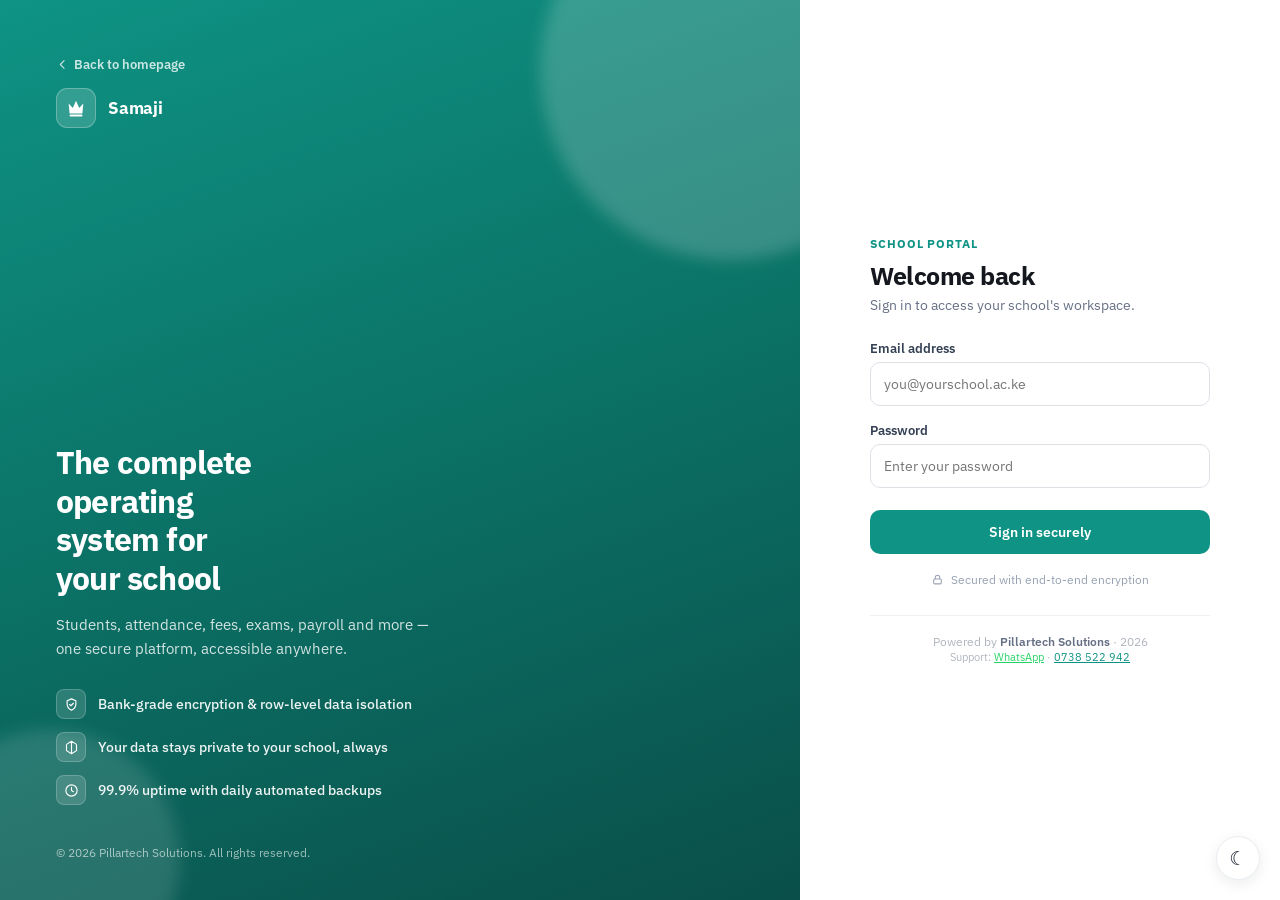
<file: school/index.html>
<!DOCTYPE html>
<html lang="en">
<head>
<meta charset="utf-8">
<meta name="viewport" content="width=device-width, initial-scale=1">
<script>(function(){try{var t=localStorage.getItem("samaji-theme")||(matchMedia("(prefers-color-scheme: dark)").matches?"dark":"light");document.documentElement.setAttribute("data-theme",t);}catch(e){}})();</script>
<title>Samaji — School Portal</title>
<link rel="icon" href="../assets/icons/favicon.svg" type="image/svg+xml">
<link rel="alternate icon" href="../assets/icons/favicon.ico">
<link rel="apple-touch-icon" href="../assets/icons/apple-touch-icon.png">
<link rel="manifest" href="../assets/icons/site.webmanifest">
<meta name="theme-color" content="#0E9384">
<link rel="preconnect" href="https://lvmpqsofpwhtdfuvtdzi.supabase.co" crossorigin>
<link rel="dns-prefetch" href="https://lvmpqsofpwhtdfuvtdzi.supabase.co">
<link rel="preload" href="../assets/vendor/supabase.min.js?v=3" as="script">
<link rel="preload" href="../assets/config.js?v=3" as="script">
<link rel="stylesheet" href="../assets/styles.css?v=6">
<!-- Fonts load async: a plain <link rel=stylesheet> to fonts.googleapis.com is
     render-blocking, so first paint waited on a third-party DNS + TLS + CSS
     fetch before a single pixel appeared. styles.css declares a system-font
     fallback, so the page paints instantly and swaps to IBM Plex when it lands. -->
<link rel="preconnect" href="https://fonts.googleapis.com">
<link rel="preconnect" href="https://fonts.gstatic.com" crossorigin>
<link rel="stylesheet" media="print" onload="this.media='all';this.onload=null"
      href="https://fonts.googleapis.com/css2?family=IBM+Plex+Sans:wght@400;500;600;700&family=IBM+Plex+Mono:wght@400;500&display=swap">
<noscript><link rel="stylesheet" href="https://fonts.googleapis.com/css2?family=IBM+Plex+Sans:wght@400;500;600;700&family=IBM+Plex+Mono:wght@400;500&display=swap"></noscript>

<!-- Scripts moved out of the bottom of <body> and up here with `defer`.
     `defer` downloads them in parallel starting now, during HTML parse,
     but still executes them in order after the document is parsed — so
     the boot splash paints immediately and the 400KB of JS is already
     in flight instead of waiting for the parser to reach the last line.
     supabase-js is vendored locally: pulling it from cdn.jsdelivr.net
     cost a separate DNS lookup, TCP connect and TLS handshake to a
     third-party origin on every cold load. -->
<script defer src="../assets/vendor/supabase.min.js?v=3"></script>
<script defer src="../assets/config.js?v=3"></script>
<script defer src="../assets/icons.js?v=4"></script>
<script defer src="../assets/app.js?v=5"></script>
<script defer src="../assets/session.js?v=3"></script>
<script defer src="../assets/boot-early.js?v=3"></script>
<script defer src="../assets/payslip.js?v=3"></script>
<script defer src="../assets/grading.js?v=3"></script>
<script defer src="../assets/academics-core.js?v=3"></script>
<script defer src="../assets/report-card.js?v=3"></script>
<script defer src="../assets/school-modules.js?v=6"></script>
<script defer src="../assets/school-academics.js?v=4"></script>
<!-- idb-cache.js must load BEFORE school-plus.js: school-plus.js now
     just points at window.SamajiCache rather than defining its own
     (see the comment in school-plus.js for why). `defer` scripts run
     in document order regardless of individual download speed, so
     this ordering is reliable. -->
<script defer src="../assets/idb-cache.js?v=3"></script>
<script defer src="../assets/vendor/qrcode.js?v=1"></script>
<script defer src="../assets/receipt-print.js?v=5"></script>
<script defer src="../assets/school-plus.js?v=9"></script>
<!-- Dashboard (command-center rewrite) needs window.SamajiCharts,
     defined inside school-plus.js — must load after it. -->
<script defer src="../assets/school-dashboard.js?v=2"></script>
<style>
  #app{display:none;min-height:100vh;}
  .layout{display:flex;min-height:100vh;}
  aside{width:236px;flex:none;background:#fff;border-right:1px solid #EAECEF;padding:16px 12px;display:flex;flex-direction:column;}
  .school{display:flex;align-items:center;gap:11px;padding:8px 8px 16px;}
  .nav-h{font-size:10.5px;font-weight:700;color:#B0B5BE;text-transform:uppercase;letter-spacing:.06em;padding:12px 9px 5px;}
  .navitem{display:flex;align-items:center;gap:11px;padding:9px;border:none;border-radius:9px;background:none;cursor:pointer;font-family:inherit;text-align:left;width:100%;font-size:13.5px;font-weight:600;color:#344054;}
  .navitem:hover{background:#F6F7F9;}
  .navitem.active{background:#E7F6F3;color:#0E9384;}
  .navitem.locked{opacity:.5;}
  .navitem .tile{flex:none;width:26px;height:26px;border-radius:7px;display:flex;align-items:center;justify-content:center;font-weight:700;font-size:12px;}
  main{flex:1;min-width:0;padding:26px 30px 60px;}
  .modtile{text-align:left;background:#fff;border:1px solid #E8EAED;border-radius:13px;box-shadow:0 1px 2px rgba(16,24,40,.04);padding:15px;cursor:pointer;font-family:inherit;display:flex;align-items:center;gap:12px;}
  .modtile:hover{border-color:#9DE0D6;}
  .modtile .tile{flex:none;width:38px;height:38px;border-radius:10px;display:flex;align-items:center;justify-content:center;font-weight:700;font-size:15px;}
  .tiles{display:grid;grid-template-columns:repeat(3,1fr);gap:14px;margin-top:13px;}

  /* ===== professional split login ===== */
  #auth{display:flex;min-height:100vh;background:#fff;}
  .login-brand{flex:1;position:relative;overflow:hidden;background:linear-gradient(160deg,#0E9384 0%,#0B6E63 55%,#0A4F49 100%);color:#fff;padding:56px 56px 40px;display:flex;flex-direction:column;}
  .login-brand .glow{position:absolute;border-radius:50%;filter:blur(8px);opacity:.18;background:#fff;}
  .login-brand .g1{width:380px;height:380px;top:-120px;right:-120px;}
  .login-brand .g2{width:260px;height:260px;bottom:-90px;left:-80px;opacity:.12;}
  .login-brand .blogo{display:flex;align-items:center;gap:12px;position:relative;z-index:2;}
  .login-brand .blogo .mark{width:40px;height:40px;border-radius:11px;background:rgba(255,255,255,.16);backdrop-filter:blur(4px);display:flex;align-items:center;justify-content:center;font-weight:700;font-size:19px;border:1px solid rgba(255,255,255,.25);}
  .login-brand h2{position:relative;z-index:2;margin:auto 0 0;font-size:32px;font-weight:700;letter-spacing:-.025em;line-height:1.2;max-width:13ch;text-wrap:balance;}
  .login-brand .lead{position:relative;z-index:2;margin:16px 0 28px;font-size:15px;line-height:1.6;color:rgba(255,255,255,.82);max-width:42ch;}
  .trust{position:relative;z-index:2;display:flex;flex-direction:column;gap:13px;}
  .trust .item{display:flex;align-items:center;gap:12px;font-size:13.5px;color:rgba(255,255,255,.92);font-weight:500;}
  .trust .ic{flex:none;width:30px;height:30px;border-radius:8px;background:rgba(255,255,255,.14);border:1px solid rgba(255,255,255,.2);display:flex;align-items:center;justify-content:center;}
  .login-brand .bfoot{position:relative;z-index:2;margin-top:40px;font-size:12px;color:rgba(255,255,255,.6);}
  .login-form{flex:none;width:480px;max-width:100%;display:flex;align-items:center;justify-content:center;padding:48px 56px;}
  .login-inner{width:100%;max-width:340px;}
  .login-inner .eyebrow{font-size:11.5px;font-weight:700;letter-spacing:.08em;text-transform:uppercase;color:#0E9384;}
  .login-inner h1{font-size:25px;font-weight:700;letter-spacing:-.02em;margin:8px 0 4px;color:#15171E;}
  .login-inner .sub{font-size:13.5px;color:#667085;margin:0 0 26px;}
  .login-inner label{display:block;font-size:12.5px;font-weight:600;color:#344054;margin:16px 0 6px;}
  .login-inner input{width:100%;font-size:14px;color:#1A1D26;background:#fff;border:1px solid #DDE1E6;border-radius:10px;padding:12px 13px;outline:none;font-family:inherit;transition:border-color .12s, box-shadow .12s;}
  .login-inner input:focus{border-color:#0E9384;box-shadow:0 0 0 3px rgba(14,147,132,.12);}
  .login-inner .signin{width:100%;font-size:14px;font-weight:600;color:#fff;background:#0E9384;border:none;border-radius:10px;padding:13px;cursor:pointer;font-family:inherit;margin-top:22px;transition:background .12s;}
  .login-inner .signin:hover{background:#0B7A6E;}
  .login-inner .signin:disabled{opacity:.6;cursor:default;}
  .login-inner .secure{display:flex;align-items:center;justify-content:center;gap:7px;font-size:12px;color:#98A2B3;margin-top:18px;}
  .login-inner .pfoot{text-align:center;font-size:12px;color:#B0B5BE;margin-top:28px;padding-top:18px;border-top:1px solid #F0F1F4;}
  .login-inner .pfoot strong{color:#667085;font-weight:600;}
  @media (max-width:840px){
    .login-brand{display:none;}
    .login-form{flex:1;width:auto;}
  }
</style>
</head>
<body>

  <!-- BOOT SPLASH (prevents login flash on reload while session resolves) -->
  <div id="boot" style="position:fixed;inset:0;z-index:200;display:flex;align-items:center;justify-content:center;background:#F4F6F8;">
    <div style="display:flex;align-items:center;gap:11px;opacity:.7;">
      <div style="width:34px;height:34px;border-radius:10px;background:linear-gradient(135deg,#12B3A1,#0B6E63);color:#fff;display:flex;align-items:center;justify-content:center;"><svg width="20" height="20" viewBox="0 0 24 24" fill="currentColor"><path d="M5 18L4 7l4.5 5L12 4l3.5 8L20 7l-1 11H5z"/><rect x="5" y="19.2" width="14" height="2.1" rx="1.05"/></svg></div>
      <strong style="font-size:16px;color:#0E1424;">Samaji</strong>
    </div>
  </div>

  <!-- AUTH -->
  <div id="auth" style="display:none;">
    <div class="login-brand">
      <span class="glow g1"></span><span class="glow g2"></span>
      <a href="../" style="position:relative;z-index:2;display:inline-flex;align-items:center;gap:5px;font-size:12.5px;font-weight:600;color:rgba(255,255,255,.78);text-decoration:none;margin-bottom:16px;">
        <svg width="13" height="13" viewBox="0 0 24 24" fill="none"><path d="M15 5l-7 7 7 7" stroke="currentColor" stroke-width="2" stroke-linecap="round" stroke-linejoin="round"/></svg>
        Back to homepage
      </a>
      <div class="blogo"><div class="mark"><svg width="22" height="22" viewBox="0 0 24 24" fill="currentColor" style="display:block"><path d="M5 18L4 7l4.5 5L12 4l3.5 8L20 7l-1 11H5z"/><rect x="5" y="19.2" width="14" height="2.1" rx="1.05"/></svg></div><strong style="font-size:17px;letter-spacing:-.01em;">Samaji</strong></div>
      <h2>The complete operating system for your school</h2>
      <p class="lead">Students, attendance, fees, exams, payroll and more — one secure platform, accessible anywhere.</p>
      <div class="trust">
        <div class="item"><span class="ic"><svg width="15" height="15" viewBox="0 0 24 24" fill="none"><path d="M12 3l7 3v5c0 4.5-3 8-7 10-4-2-7-5.5-7-10V6l7-3z" stroke="#fff" stroke-width="1.8" stroke-linejoin="round"/><path d="M9 12l2 2 4-4" stroke="#fff" stroke-width="1.8" stroke-linecap="round" stroke-linejoin="round"/></svg></span>Bank-grade encryption &amp; row-level data isolation</div>
        <div class="item"><span class="ic"><svg width="15" height="15" viewBox="0 0 24 24" fill="none"><path d="M12 2v20M4 7l8-5 8 5M4 7v10l8 5 8-5V7" stroke="#fff" stroke-width="1.8" stroke-linejoin="round"/></svg></span>Your data stays private to your school, always</div>
        <div class="item"><span class="ic"><svg width="15" height="15" viewBox="0 0 24 24" fill="none"><circle cx="12" cy="12" r="9" stroke="#fff" stroke-width="1.8"/><path d="M12 7v5l3 2" stroke="#fff" stroke-width="1.8" stroke-linecap="round" stroke-linejoin="round"/></svg></span>99.9% uptime with daily automated backups</div>
      </div>
      <div class="bfoot">© <span id="year-b"></span> Pillartech Solutions. All rights reserved.</div>
    </div>

    <div class="login-form">
      <div class="login-inner">
        <div class="warn" id="config-warn" style="margin-bottom:18px;">⚠ Set your Supabase keys in <span class="mono">assets/config.js</span> first.</div>
        <div class="eyebrow">School Portal</div>
        <h1>Welcome back</h1>
        <p class="sub">Sign in to access your school's workspace.</p>
        <label for="email">Email address</label>
        <input id="email" type="email" placeholder="you@yourschool.ac.ke" autocomplete="email">
        <label for="password">Password</label>
        <input id="password" type="password" placeholder="Enter your password" autocomplete="current-password">
        <button class="signin" id="submit">Sign in securely</button>
        <div class="msg" id="msg"></div>
        <div class="secure"><svg width="13" height="13" viewBox="0 0 24 24" fill="none"><rect x="5" y="11" width="14" height="9" rx="2" stroke="#98A2B3" stroke-width="2"/><path d="M8 11V8a4 4 0 0 1 8 0v3" stroke="#98A2B3" stroke-width="2"/></svg>Secured with end-to-end encryption</div>
        <div class="pfoot">Powered by <strong>Pillartech Solutions</strong> &middot; <span id="year"></span><br><span style="font-size:11px;">Support: <a href="https://wa.me/254738522942" style="color:#25D366;">WhatsApp</a> &middot; <a href="tel:+254738522942" style="color:#0E9384;">0738 522 942</a></span></div>
      </div>
    </div>
  </div>

  <!-- APP -->
  <div id="app">
    <div class="layout">
      <button class="hamburger" id="hamburger" aria-label="Menu">☰</button>
      <div class="sidebar-overlay" id="sidebar-overlay"></div>
      <aside>
        <div class="school"><div class="logo teal" id="school-logo">G</div>
          <div style="min-width:0;"><div style="font-size:13.5px;font-weight:700;overflow:hidden;text-overflow:ellipsis;white-space:nowrap;" id="school-name">School</div><div style="font-size:11px;color:#98A2B3;" id="school-plan">—</div></div>
        </div>
        <button class="navitem" id="nav-dashboard"><span class="tile" style="background:#E7F6F3;color:#0E9384;" data-icon="dashboard"></span>Dashboard</button>
        <button class="navitem" id="nav-reports"><span class="tile" style="background:#EEF0FF;color:#4F46E5;" data-icon="reports"></span>Reports</button>
        <div class="nav-h">Modules</div>
        <div id="nav-live"></div>
        <div class="nav-h" id="nav-locked-h" style="display:none;">Not in your plan</div>
        <div id="nav-locked"></div>
        <div class="sidebar-profile" id="sidebar-profile" style="display:none;padding:10px;margin:20px 8px 2px;border-top:1px solid var(--line-2);"></div>
        <button class="navitem" id="nav-settings"><span class="tile" style="background:#F1F2F6;color:#475467;" data-icon="settings"></span>Settings</button>
        <button class="ghost" id="signout" style="margin:8px;">Sign out</button>
      </aside>
      <main id="view"><!-- module renders here --></main>
    </div>
  </div>

  <div id="toast"></div>

<script>
document.addEventListener("DOMContentLoaded", function(){
  var $ = function(id){ return document.getElementById(id); };
  if (window.SamajiIcons) window.SamajiIcons.fill();
  if (!window.SAMAJI_CONFIGURED) $("config-warn").style.display = "block";
  var sb = window.getSB();
  var SCHOOL=null, FLAGS={}, ROLE=null, ROLE_LABEL=null, STAFF_MODULES=null;
  // year set by app.js samajiYear()
  function showMsg(t, ok){ var m = $("msg"); m.textContent = t; m.className = "msg " + (ok ? "ok" : "err"); }

  // Sign-in button feedback. Previously the button was only disabled —
  // the label still read "Sign in securely" for the entire round-trip,
  // so a slow connection looked like a dead button and people clicked
  // again. Now it says what it's doing.
  var SIGNIN_LABEL = $("submit").textContent;
  function busy(on, label){
    var b = $("submit");
    b.disabled = on;
    b.textContent = on ? (label || "Signing in…") : SIGNIN_LABEL;
    b.classList.toggle("is-busy", !!on);
  }

  $("submit").onclick = async function(){
    if (!sb) { showMsg("Supabase keys not set — edit assets/config.js.", false); return; }
    var email = $("email").value.trim(), password = $("password").value;
    if (!email || !password) { showMsg("Enter an email and password.", false); return; }
    busy(true);
    showMsg("", true);
    var res = await sb.auth.signInWithPassword({ email: email, password: password });
    if (res.error) { showMsg(res.error.message, false); busy(false); return; }
    busy(true, "Loading your school…");
    enterApp(res.data.user);
  };

  // Enter submits from either field.
  ["email","password"].forEach(function(id){
    $(id).addEventListener("keydown", function(e){
      if (e.key === "Enter") { e.preventDefault(); $("submit").click(); }
    });
  });

  async function enterApp(user){
    // `user` comes from the sign-in response or the cached session.
    // This used to start with `await sb.auth.getUser()`, an extra
    // network round-trip to /auth/v1/user for a user object we were
    // already holding — pure latency, on every single load.
    if (!user) { showLogin(); return; }

    var pr = await sb.from("profiles").select("role, school_id, custom_role_id").eq("id", user.id).single();
    var prof = pr.data;
    if (!prof || !prof.school_id) { showMsg("This account isn't linked to a school. Set profiles.school_id.", false); busy(false); showLogin(); return; }
    SCHOOL = prof.school_id;
    ROLE = prof.role;

    // Checked here, before the app shell paints — super_admin doesn't
    // log into this portal at all (that's admin/index.html, which
    // gates this differently, letting that one specific role through),
    // so there's no bypass condition needed on this one: any signed-in
    // account here gets the maintenance page.
    var mm = await sb.from("platform_settings").select("maintenance_mode, maintenance_message").eq("id", 1).single();
    if (mm.data && mm.data.maintenance_mode) {
      busy(false);
      window.showMaintenancePage(sb, mm.data.maintenance_message);
      return;
    }

    // Paint the shell NOW. Everything below is independent of it, so
    // there's no reason to make the user stare at the splash while
    // three more queries run.
    $("boot").style.display = "none";
    $("auth").style.display = "none"; $("app").style.display = "block";
    session.start();

    // These three used to be three sequential `await`s — schools, then
    // subscriptions, then resolve_flags — even though none depends on
    // another. Three round-trips became one.
    var results = await Promise.all([
      sb.from("schools").select("id, name, status").eq("id", SCHOOL).single(),
      sb.from("subscriptions").select("*, packages(name)").eq("school_id", SCHOOL).limit(1),
      sb.rpc("resolve_flags", { p_school: SCHOOL })
    ]);

    // Only staff-role accounts (Librarian, Bursar, etc.) have a
    // custom_role_id at all — school_admin/teacher/super_admin never
    // do, so this round-trip is skipped entirely for the common case.
    var customRoleName = null;
    if (prof.role === "staff" && prof.custom_role_id) {
      var roleRes = await sb.from("custom_roles").select("name").eq("id", prof.custom_role_id).single();
      customRoleName = roleRes.data && roleRes.data.name;
      var modRes = await sb.from("role_modules").select("module_key").eq("role_id", prof.custom_role_id);
      STAFF_MODULES = {};
      (modRes.data || []).forEach(function(r){ STAFF_MODULES[r.module_key] = true; });
    }

    var school = results[0].data;

    // Setting a school to "archived"/"suspended" in the admin console
    // used to change nothing here — this portal never looked at the
    // school's own status, only the caller's profile. The app shell
    // is already painted above (so an active-school login doesn't
    // wait on this round-trip), so a blocked login means immediately
    // undoing that instead of never showing it — a brief flash for
    // the rare suspended case, at no cost to the common one.
    if (!school || (school.status && school.status !== "active")) {
      doSignOut("This school's account is currently " + ((school && school.status) || "unavailable") + ". Contact your school administrator or Samaji support.");
      return;
    }

    $("school-name").textContent = (school && school.name) || SCHOOL;
    $("school-logo").textContent = ((school && school.name) || "S").charAt(0);

    var sub = results[1].data && results[1].data[0];
    $("school-plan").textContent = (sub && sub.packages && sub.packages.name) ? (sub.packages.name + " plan") : "—";

    // Humanized display of the real role on this account (school_admin
    // -> "Administrator", etc.) — not a fabricated label; prof.role is
    // the exact same value already used to gate access everywhere else.
    var ROLE_LABELS = { school_admin: "Administrator", super_admin: "Super Admin", teacher: "Teacher" };
    var roleLabel = (prof.role === "staff" && customRoleName) ? customRoleName : (ROLE_LABELS[prof.role] || (prof.role ? prof.role.charAt(0).toUpperCase() + prof.role.slice(1) : "User"));
    ROLE_LABEL = roleLabel;
    var profBox = $("sidebar-profile");
    if (profBox) {
      profBox.style.display = "flex";
      profBox.style.alignItems = "center";
      profBox.style.gap = "10px";
      profBox.innerHTML = "";
      var avatar = document.createElement("div");
      avatar.style.cssText = "flex:none;width:32px;height:32px;border-radius:50%;background:var(--teal-t);color:var(--teal-d);display:flex;align-items:center;justify-content:center;font-weight:700;font-size:13px;";
      avatar.textContent = roleLabel.charAt(0);
      var textWrap = document.createElement("div");
      textWrap.style.cssText = "min-width:0;";
      var nameEl = document.createElement("div");
      nameEl.style.cssText = "font-size:12.5px;font-weight:700;color:var(--ink);overflow:hidden;text-overflow:ellipsis;white-space:nowrap;";
      nameEl.textContent = roleLabel;
      var emailEl = document.createElement("div");
      emailEl.style.cssText = "font-size:11px;color:var(--muted);overflow:hidden;text-overflow:ellipsis;white-space:nowrap;";
      emailEl.textContent = user.email || "";
      textWrap.appendChild(nameEl); textWrap.appendChild(emailEl);
      profBox.appendChild(avatar); profBox.appendChild(textWrap);
    }

    FLAGS = results[2].data || {};
    if (window.SamajiCache) window.SamajiCache.preload(sb, SCHOOL); // warm cache for instant page switches
    buildNav();
    showDashboard();
  }

  function setActive(key){
    document.querySelectorAll(".navitem").forEach(function(b){ b.classList.remove("active"); });
    var el = key==="dashboard" ? $("nav-dashboard")
      : key==="settings" ? $("nav-settings")
      : key==="reports" ? $("nav-reports")
      : document.querySelector('.navitem[data-flag="'+key+'"]');
    if (el) el.classList.add("active");
  }

  function showSettings(){ if (STAFF_MODULES) { window.SM_toast("Settings isn't available for your role."); return; } setActive("settings"); var el=$("view"); el.innerHTML=""; window.SamajiPlus.settings(sb, SCHOOL, el); }
  function showReports(){ if (STAFF_MODULES) { window.SM_toast("Reports isn't available for your role."); return; } setActive("reports"); var el=$("view"); el.innerHTML=""; window.SamajiPlus.reports(sb, SCHOOL, el); }

  function buildNav(){
    // Settings and Reports are school-admin-level concerns, not part
    // of the granular module system — a staff member's access is
    // defined entirely by which modules their role was granted, and
    // neither of these is a module a super_admin can toggle for them.
    if (STAFF_MODULES) {
      $("nav-settings").style.display = "none";
      $("nav-reports").style.display = "none";
    }
    var granted = Object.keys(FLAGS).filter(function(k){ return FLAGS[k] && (!STAFF_MODULES || STAFF_MODULES[k]); });
    var locked  = Object.keys(FLAGS).filter(function(k){ return !FLAGS[k] || (STAFF_MODULES && !STAFF_MODULES[k]); });
    var live = $("nav-live"); live.innerHTML = "";
    // Grouped by category for readability — same modules, same
    // data-flag, same onclick, same openModule() call as before; this
    // only changes how they're visually organized in the list. A
    // module without a recognized category (shouldn't happen, but
    // defensive) still renders, just outside any group heading.
    var CATEGORY_ORDER = ["Academics", "Finance", "School", "Insights"];
    var byCategory = {};
    granted.forEach(function(k){
      var cat = (window.metaFor(k).category) || "Other";
      (byCategory[cat] = byCategory[cat] || []).push(k);
    });
    var orderedCats = CATEGORY_ORDER.filter(function(c){ return byCategory[c]; })
      .concat(Object.keys(byCategory).filter(function(c){ return CATEGORY_ORDER.indexOf(c) === -1; }));
    orderedCats.forEach(function(cat){
      var h = document.createElement("div");
      h.className = "nav-h"; h.textContent = cat;
      live.appendChild(h);
      byCategory[cat].forEach(function(k){
        var m = window.metaFor(k), b = document.createElement("button");
        b.className = "navitem"; b.setAttribute("data-flag", k);
        b.innerHTML = '<span class="tile" style="background:'+m.tint+';color:'+m.ink+'">'+m.icon+'</span>'+m.name;
        b.onclick = function(){ openModule(k); };
        live.appendChild(b);
      });
    });
    var lockBox = $("nav-locked"); lockBox.innerHTML = "";
    $("nav-locked-h").style.display = locked.length ? "block" : "none";
    locked.forEach(function(k){
      var m = window.metaFor(k), b = document.createElement("button");
      b.className = "navitem locked";
      b.innerHTML = '<span class="tile" style="background:#F1F2F6;color:#98A2B3">'+m.icon+'</span>'+m.name+' <span style="margin-left:auto;font-size:11px;">🔒</span>';
      b.onclick = function(){
        var msg = !FLAGS[k] ? (m.name + " isn't in your plan (" + k + " = false).") : (m.name + " isn't part of your assigned role. Ask your administrator for access.");
        window.SM_toast(msg);
      };
      lockBox.appendChild(b);
    });
  }

  function openModule(flag){
    if (!FLAGS[flag]) { window.SM_toast("That module isn't licensed."); return; }
    if (STAFF_MODULES && !STAFF_MODULES[flag]) { window.SM_toast("That module isn't part of your assigned role."); return; }
    setActive(flag);
    var fn = window.SchoolModules[flag];
    var el = $("view"); el.innerHTML = "";
    if (fn) fn(sb, SCHOOL, el);
    else el.innerHTML = '<div class="empty">No UI registered for '+flag+'.</div>';
  }

function showDashboard(){
    setActive("dashboard");
    // The stat-cards/charts/"Your modules" tile grid that used to be
    // built inline here now lives in assets/school-dashboard.js as a
    // proper command-center rewrite (ported from a separate branch —
    // see the file's own header for what it reuses and why). This is
    // now just the wiring: hand it the pieces it needs and get out of
    // the way.
    var dashFlags = FLAGS;
    if (STAFF_MODULES) {
      dashFlags = {};
      for (var k in FLAGS) { dashFlags[k] = FLAGS[k] && !!STAFF_MODULES[k]; }
    }
    window.SchoolDashboard.render(sb, SCHOOL, $("view"), {
      flags: dashFlags,
      schoolName: $("school-name").textContent,
      roleLabel: ROLE_LABEL,
      openModule: openModule,
      showReports: showReports
    });
  }

  // Mobile sidebar toggle
  (function(){
    var ham = $("hamburger"), ovr = $("sidebar-overlay");
    var aside = document.querySelector(".layout aside");
    function openSidebar(){ aside.classList.add("open"); ovr.classList.add("open"); }
    function closeSidebar(){ aside.classList.remove("open"); ovr.classList.remove("open"); }
    ham.onclick = function(){ aside.classList.contains("open") ? closeSidebar() : openSidebar(); };
    ovr.onclick = closeSidebar;
    aside.addEventListener("click", function(e){
      if (e.target.classList.contains("navitem") || e.target.closest(".navitem") || e.target.id === "signout") {
        closeSidebar();
      }
    });
  })();

  $("nav-dashboard").onclick = showDashboard;
  $("nav-settings").onclick = showSettings;
  $("nav-reports").onclick = showReports;
  // ---- session / idle-timeout security ----
  // The whole hand-rolled idle-watch block that used to live here now
  // lives in assets/session.js, shared by all four portals. It fixes
  // two things this copy got wrong: it never cleared the credential
  // inputs on sign-out (so the last user's email and password stayed
  // in the box after a timeout), and markActive() wrote to
  // localStorage on every mousemove — a blocking main-thread write
  // dozens of times a second, which is a large part of why the UI
  // felt sluggish.
  var session = window.SamajiSession({
    sb: sb,
    key: "samaji_last_active",
    idleMinutes: 5,              // this portal handles fee collection
    fields: ["email", "password"],
    onExpire: function(reason){ doSignOut(reason); }
  });

  function doSignOut(reason){
    session.signOut();           // clears fields + cache, revokes token in background
    $("app").style.display = "none";
    $("auth").style.display = "flex";
    busy(false);
    $("msg").className = "msg";
    if (reason) showMsg(reason, false);
    var em = $("email"); if (em) em.focus();
  }

  function showLogin(){
    $("boot").style.display = "none";
    $("auth").style.display = "flex";
    session.clearCredentials();
  }

  $("signout").onclick = function(){ doSignOut(); };

  // Boot: decide login vs app once, AFTER checking the session is fresh.
  // The getSession() call was already fired by boot-early.js while the
  // module scripts were still downloading, so this usually resolves
  // instantly instead of starting a fresh round-trip here.
  (async function(){
    if (!sb) { showLogin(); return; }
    var sess = await (window.__samajiBoot || sb.auth.getSession().then(function(s){ return s.data.session; }));
    if (!sess) { showLogin(); return; }
    // A session exists — but enforce idle expiry so a stale tab can't walk straight in.
    if (session.isExpired()) {
      session.stop();
      try { var p = sb.auth.signOut(); if (p && p.catch) p.catch(function(){}); } catch(e){}
      showLogin();
      showMsg("Your session expired. Please sign in again.", false);
      return;
    }
    await enterApp(sess.user);   // valid, fresh session
  })();

});
</script>
</body>
</html>
</file>
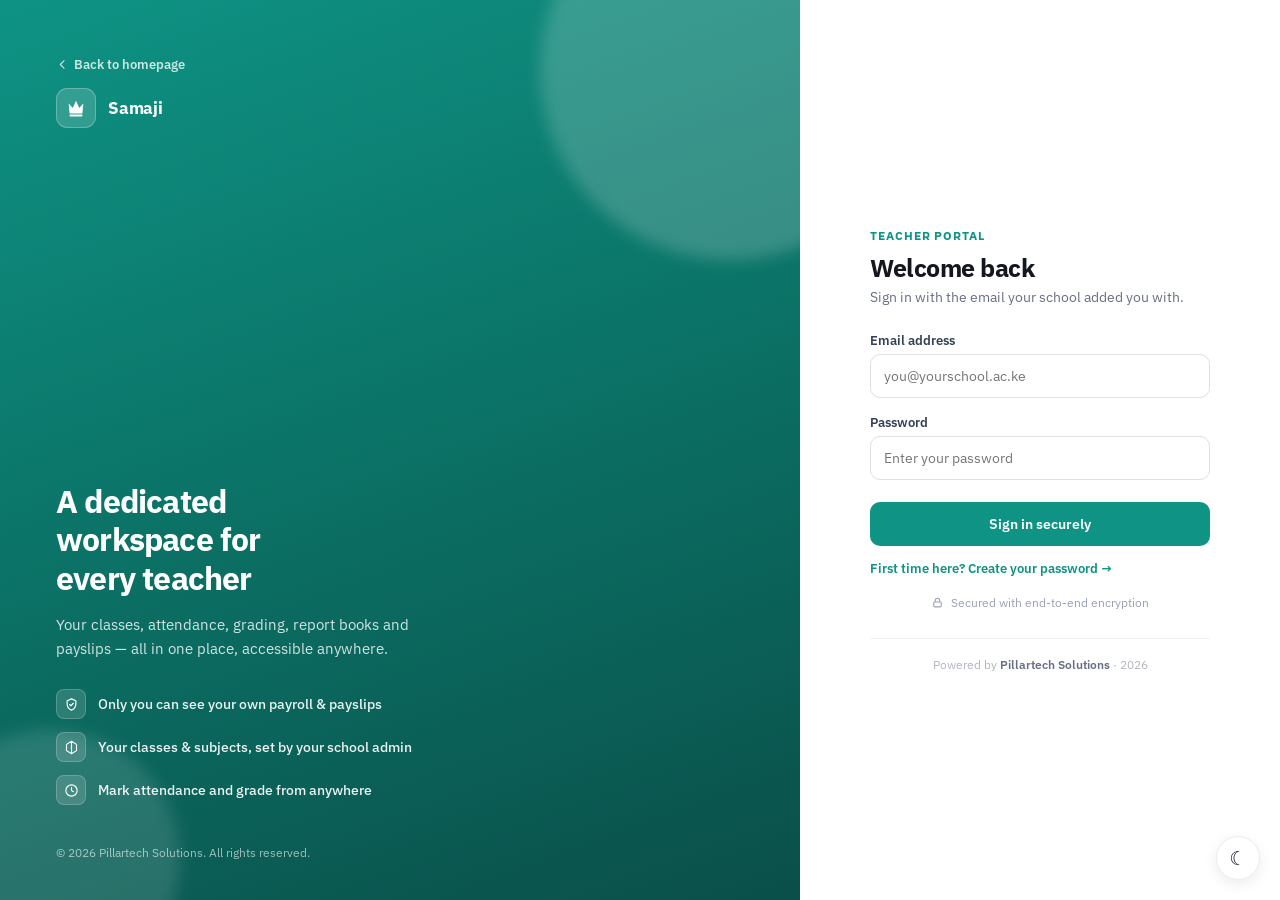
<file: teacher/index.html>
<!DOCTYPE html>
<html lang="en">
<head>
<meta charset="utf-8">
<meta name="viewport" content="width=device-width, initial-scale=1">
<script>(function(){try{var t=localStorage.getItem("samaji-theme")||(matchMedia("(prefers-color-scheme: dark)").matches?"dark":"light");document.documentElement.setAttribute("data-theme",t);}catch(e){}})();</script>
<title>Samaji — Teacher Portal</title>
<link rel="icon" href="../assets/icons/favicon.svg" type="image/svg+xml">
<link rel="alternate icon" href="../assets/icons/favicon.ico">
<link rel="apple-touch-icon" href="../assets/icons/apple-touch-icon.png">
<link rel="manifest" href="../assets/icons/site.webmanifest">
<meta name="theme-color" content="#0E9384">
<link rel="preconnect" href="https://lvmpqsofpwhtdfuvtdzi.supabase.co" crossorigin>
<link rel="dns-prefetch" href="https://lvmpqsofpwhtdfuvtdzi.supabase.co">
<link rel="preload" href="../assets/vendor/supabase.min.js?v=3" as="script">
<link rel="preload" href="../assets/config.js?v=3" as="script">
<link rel="stylesheet" href="../assets/styles.css?v=6">
<!-- Fonts load async — see the note in school/index.html. This portal
     had no preconnect at all and pulled supabase-js from the bare
     @supabase/supabase-js@2 path, which makes jsdelivr issue a redirect
     before it even starts sending the file. -->
<link rel="preconnect" href="https://fonts.googleapis.com">
<link rel="preconnect" href="https://fonts.gstatic.com" crossorigin>
<link rel="stylesheet" media="print" onload="this.media='all';this.onload=null"
      href="https://fonts.googleapis.com/css2?family=IBM+Plex+Sans:wght@400;500;600;700&family=IBM+Plex+Mono:wght@400;500&display=swap">
<noscript><link rel="stylesheet" href="https://fonts.googleapis.com/css2?family=IBM+Plex+Sans:wght@400;500;600;700&family=IBM+Plex+Mono:wght@400;500&display=swap"></noscript>

<script defer src="../assets/vendor/supabase.min.js?v=3"></script>
<script defer src="../assets/config.js?v=3"></script>
<script defer src="../assets/icons.js?v=4"></script>
<script defer src="../assets/app.js?v=5"></script>
<script defer src="../assets/session.js?v=3"></script>
<script defer src="../assets/boot-early.js?v=3"></script>
<script defer src="../assets/payslip.js?v=3"></script>
<script defer src="../assets/grading.js?v=3"></script>
<script defer src="../assets/academics-core.js?v=3"></script>
<script defer src="../assets/report-card.js?v=3"></script>
<script defer src="../assets/teacher-modules.js?v=4"></script>
<style>
  #app{display:none;min-height:100vh;}
  .layout{display:flex;min-height:100vh;}
  aside{width:236px;flex:none;background:#fff;border-right:1px solid #EAECEF;padding:16px 12px;display:flex;flex-direction:column;}
  .school{display:flex;align-items:center;gap:11px;padding:8px 8px 16px;}
  .navitem{display:flex;align-items:center;gap:11px;padding:9px;border:none;border-radius:9px;background:none;cursor:pointer;font-family:inherit;text-align:left;width:100%;font-size:13.5px;font-weight:600;color:#344054;}
  .navitem:hover{background:#F6F7F9;}
  .navitem.active{background:#E7F6F3;color:#0E9384;}
  .navitem .tile{flex:none;width:26px;height:26px;border-radius:7px;display:flex;align-items:center;justify-content:center;font-weight:700;font-size:12px;}
  main{flex:1;min-width:0;padding:26px 30px 60px;}

  /* ===== professional split login (matches School Portal) ===== */
  #auth{display:flex;min-height:100vh;background:#fff;}
  .login-brand{flex:1;position:relative;overflow:hidden;background:linear-gradient(160deg,#0E9384 0%,#0B6E63 55%,#0A4F49 100%);color:#fff;padding:56px 56px 40px;display:flex;flex-direction:column;}
  .login-brand .glow{position:absolute;border-radius:50%;filter:blur(8px);opacity:.18;background:#fff;}
  .login-brand .g1{width:380px;height:380px;top:-120px;right:-120px;}
  .login-brand .g2{width:260px;height:260px;bottom:-90px;left:-80px;opacity:.12;}
  .login-brand .blogo{display:flex;align-items:center;gap:12px;position:relative;z-index:2;}
  .login-brand .blogo .mark{width:40px;height:40px;border-radius:11px;background:rgba(255,255,255,.16);backdrop-filter:blur(4px);display:flex;align-items:center;justify-content:center;font-weight:700;font-size:19px;border:1px solid rgba(255,255,255,.25);}
  .login-brand h2{position:relative;z-index:2;margin:auto 0 0;font-size:32px;font-weight:700;letter-spacing:-.025em;line-height:1.2;max-width:13ch;text-wrap:balance;}
  .login-brand .lead{position:relative;z-index:2;margin:16px 0 28px;font-size:15px;line-height:1.6;color:rgba(255,255,255,.82);max-width:42ch;}
  .trust{position:relative;z-index:2;display:flex;flex-direction:column;gap:13px;}
  .trust .item{display:flex;align-items:center;gap:12px;font-size:13.5px;color:rgba(255,255,255,.92);font-weight:500;}
  .trust .ic{flex:none;width:30px;height:30px;border-radius:8px;background:rgba(255,255,255,.14);border:1px solid rgba(255,255,255,.2);display:flex;align-items:center;justify-content:center;}
  .login-brand .bfoot{position:relative;z-index:2;margin-top:40px;font-size:12px;color:rgba(255,255,255,.6);}
  .login-form{flex:none;width:480px;max-width:100%;display:flex;align-items:center;justify-content:center;padding:48px 56px;}
  .login-inner{width:100%;max-width:340px;}
  .login-inner .eyebrow{font-size:11.5px;font-weight:700;letter-spacing:.08em;text-transform:uppercase;color:#0E9384;}
  .login-inner h1{font-size:25px;font-weight:700;letter-spacing:-.02em;margin:8px 0 4px;color:#15171E;}
  .login-inner .sub{font-size:13.5px;color:#667085;margin:0 0 26px;}
  .login-inner label{display:block;font-size:12.5px;font-weight:600;color:#344054;margin:16px 0 6px;}
  .login-inner input{width:100%;font-size:14px;color:#1A1D26;background:#fff;border:1px solid #DDE1E6;border-radius:10px;padding:12px 13px;outline:none;font-family:inherit;transition:border-color .12s, box-shadow .12s;}
  .login-inner input:focus{border-color:#0E9384;box-shadow:0 0 0 3px rgba(14,147,132,.12);}
  .login-inner .signin{width:100%;font-size:14px;font-weight:600;color:#fff;background:#0E9384;border:none;border-radius:10px;padding:13px;cursor:pointer;font-family:inherit;margin-top:22px;transition:background .12s;}
  .login-inner .signin:hover{background:#0B7A6E;}
  .login-inner .signin:disabled{opacity:.6;cursor:default;}
  .login-inner .secure{display:flex;align-items:center;justify-content:center;gap:7px;font-size:12px;color:#98A2B3;margin-top:18px;}
  .login-inner .pfoot{text-align:center;font-size:12px;color:#B0B5BE;margin-top:28px;padding-top:18px;border-top:1px solid #F0F1F4;}
  .login-inner .pfoot strong{color:#667085;font-weight:600;}
  .login-inner .toggle-mode{background:none;border:none;color:#0E9384;font-weight:600;font-size:12.5px;cursor:pointer;font-family:inherit;padding:0;margin-top:14px;}
  @media (max-width:840px){
    .login-brand{display:none;}
    .login-form{flex:1;width:auto;}
  }
</style>
</head>
<body>

  <!-- BOOT SPLASH (prevents login flash on reload while session resolves) -->
  <div id="boot" style="position:fixed;inset:0;z-index:200;display:flex;align-items:center;justify-content:center;background:#F4F6F8;">
    <div style="display:flex;align-items:center;gap:11px;opacity:.7;">
      <div style="width:34px;height:34px;border-radius:10px;background:linear-gradient(135deg,#12B3A1,#0B6E63);color:#fff;display:flex;align-items:center;justify-content:center;"><svg width="20" height="20" viewBox="0 0 24 24" fill="currentColor"><path d="M5 18L4 7l4.5 5L12 4l3.5 8L20 7l-1 11H5z"/><rect x="5" y="19.2" width="14" height="2.1" rx="1.05"/></svg></div>
      <strong style="font-size:16px;color:#0E1424;">Samaji</strong>
    </div>
  </div>

  <!-- AUTH -->
  <div id="auth" style="display:none;">
    <div class="login-brand">
      <span class="glow g1"></span><span class="glow g2"></span>
      <a href="../" style="position:relative;z-index:2;display:inline-flex;align-items:center;gap:5px;font-size:12.5px;font-weight:600;color:rgba(255,255,255,.78);text-decoration:none;margin-bottom:16px;">
        <svg width="13" height="13" viewBox="0 0 24 24" fill="none"><path d="M15 5l-7 7 7 7" stroke="currentColor" stroke-width="2" stroke-linecap="round" stroke-linejoin="round"/></svg>
        Back to homepage
      </a>
      <div class="blogo"><div class="mark"><svg width="22" height="22" viewBox="0 0 24 24" fill="currentColor" style="display:block"><path d="M5 18L4 7l4.5 5L12 4l3.5 8L20 7l-1 11H5z"/><rect x="5" y="19.2" width="14" height="2.1" rx="1.05"/></svg></div><strong style="font-size:17px;letter-spacing:-.01em;">Samaji</strong></div>
      <h2>A dedicated workspace for every teacher</h2>
      <p class="lead">Your classes, attendance, grading, report books and payslips — all in one place, accessible anywhere.</p>
      <div class="trust">
        <div class="item"><span class="ic"><svg width="15" height="15" viewBox="0 0 24 24" fill="none"><path d="M12 3l7 3v5c0 4.5-3 8-7 10-4-2-7-5.5-7-10V6l7-3z" stroke="#fff" stroke-width="1.8" stroke-linejoin="round"/><path d="M9 12l2 2 4-4" stroke="#fff" stroke-width="1.8" stroke-linecap="round" stroke-linejoin="round"/></svg></span>Only you can see your own payroll &amp; payslips</div>
        <div class="item"><span class="ic"><svg width="15" height="15" viewBox="0 0 24 24" fill="none"><path d="M12 2v20M4 7l8-5 8 5M4 7v10l8 5 8-5V7" stroke="#fff" stroke-width="1.8" stroke-linejoin="round"/></svg></span>Your classes &amp; subjects, set by your school admin</div>
        <div class="item"><span class="ic"><svg width="15" height="15" viewBox="0 0 24 24" fill="none"><circle cx="12" cy="12" r="9" stroke="#fff" stroke-width="1.8"/><path d="M12 7v5l3 2" stroke="#fff" stroke-width="1.8" stroke-linecap="round" stroke-linejoin="round"/></svg></span>Mark attendance and grade from anywhere</div>
      </div>
      <div class="bfoot">© <span id="year-b"></span> Pillartech Solutions. All rights reserved.</div>
    </div>

    <div class="login-form">
      <div class="login-inner">
        <div class="warn" id="config-warn" style="margin-bottom:18px;">⚠ Set your Supabase keys in <span class="mono">assets/config.js</span> first.</div>
        <div class="eyebrow">Teacher Portal</div>
        <h1 id="auth-h1">Welcome back</h1>
        <p class="sub" id="auth-sub">Sign in with the email your school added you with.</p>
        <label for="email">Email address</label>
        <input id="email" type="email" placeholder="you@yourschool.ac.ke" autocomplete="email">
        <label for="password">Password</label>
        <input id="password" type="password" placeholder="Enter your password" autocomplete="current-password">
        <button class="signin" id="submit">Sign in securely</button>
        <div class="msg" id="msg"></div>
        <button class="toggle-mode" id="toggle-mode" type="button">First time here? Create your password →</button>
        <div class="secure"><svg width="13" height="13" viewBox="0 0 24 24" fill="none"><rect x="5" y="11" width="14" height="9" rx="2" stroke="#98A2B3" stroke-width="2"/><path d="M8 11V8a4 4 0 0 1 8 0v3" stroke="#98A2B3" stroke-width="2"/></svg>Secured with end-to-end encryption</div>
        <div class="pfoot">Powered by <strong>Pillartech Solutions</strong> &middot; <span id="year"></span></div>
      </div>
    </div>
  </div>

  <!-- APP -->
  <div id="app">
    <div class="layout">
      <button class="hamburger" id="hamburger" aria-label="Menu">☰</button>
      <div class="sidebar-overlay" id="sidebar-overlay"></div>
      <aside>
        <div class="school"><div class="logo teal" id="school-logo">S</div>
          <div style="min-width:0;"><div style="font-size:13.5px;font-weight:700;overflow:hidden;text-overflow:ellipsis;white-space:nowrap;" id="teacher-name">Teacher</div><div style="font-size:11px;color:#98A2B3;overflow:hidden;text-overflow:ellipsis;white-space:nowrap;" id="school-name">—</div></div>
        </div>
        <button class="navitem" id="nav-dashboard"><span class="tile" style="background:#E7F6F3;color:#0E9384;" data-icon="dashboard"></span>Dashboard</button>
        <button class="navitem" id="nav-attendance" style="display:none;"><span class="tile" style="background:#EEF1F5;color:#475467;" data-icon="attendance"></span>Attendance</button>
        <button class="navitem" id="nav-grading" style="display:none;"><span class="tile" style="background:#EEF0FF;color:#4F46E5;" data-icon="marks"></span>Marks &amp; Grading</button>
        <button class="navitem" id="nav-reportbooks" style="display:none;"><span class="tile" style="background:#EEF0FF;color:#4F46E5;" data-icon="reportbooks"></span>Report Books</button>
        <button class="navitem" id="nav-payroll" style="display:none;"><span class="tile" style="background:#F1ECFE;color:#6D28D9;" data-icon="payroll"></span>My Payroll</button>
        <button class="navitem" id="nav-publish" style="display:none;"><span class="tile" style="background:#FFF6ED;color:#C2410C;" data-icon="publish"></span>Publish Results</button>
        <div style="flex:1;"></div>
        <button class="ghost" id="signout" style="margin:8px;">Sign out</button>
      </aside>
      <main id="view"><!-- tab renders here --></main>
    </div>
  </div>

  <div id="toast"></div>

<script>
document.addEventListener("DOMContentLoaded", function(){
  var $ = function(id){ return document.getElementById(id); };
  if (window.SamajiIcons) window.SamajiIcons.fill();
  if (!window.SAMAJI_CONFIGURED) $("config-warn").style.display = "block";
  var sb = window.getSB();
  var CTX = { schoolId:null, school:null, teacher:null, flags:{} };
  var mode = "signin";
  var _yr=new Date().getFullYear(); ["year","year-b"].forEach(function(id){ var e=document.getElementById(id); if(e) e.textContent=_yr; });
  function showMsg(t, ok){ var m = $("msg"); m.textContent = t; m.className = "msg " + (ok ? "ok" : "err"); }

  $("toggle-mode").onclick = function(){
    mode = mode === "signin" ? "signup" : "signin";
    $("auth-h1").textContent = mode === "signin" ? "Welcome back" : "Create your password";
    $("auth-sub").textContent = mode === "signin" ? "Sign in with the email your school added you with." : "Use the exact email your school admin entered for you in Settings → Teachers.";
    $("submit").textContent = mode === "signin" ? "Sign in securely" : "Create account";
    $("toggle-mode").textContent = mode === "signin" ? "First time here? Create your password →" : "Already have a password? Sign in →";
    $("msg").className = "msg"; $("msg").textContent = "";
  };

  // Button feedback — the label used to stay on "Sign in securely" for
  // the whole round-trip, so a slow link looked like a dead button.
  var SIGNIN_LABEL = $("submit").textContent;
  function busy(on, label){
    var b = $("submit");
    b.disabled = on;
    b.textContent = on ? (label || "Signing in…") : (mode === "signin" ? "Sign in securely" : "Create account");
    b.classList.toggle("is-busy", !!on);
  }

  $("submit").onclick = async function(){
    if (!sb) { showMsg("Supabase keys not set — edit assets/config.js.", false); return; }
    var email = $("email").value.trim(), password = $("password").value;
    if (!email || !password) { showMsg("Enter an email and password.", false); return; }
    busy(true, mode === "signin" ? "Signing in…" : "Creating account…");
    var res = mode === "signin"
      ? await sb.auth.signInWithPassword({ email: email, password: password })
      : await sb.auth.signUp({ email: email, password: password });
    if (res.error) { showMsg(res.error.message, false); busy(false); return; }
    if (mode === "signup" && !res.data.session) { showMsg("Account created. Confirm email (if required), then sign in.", true); busy(false); return; }
    busy(true, "Loading your classes…");
    enterApp(res.data.user);
  };

  ["email","password"].forEach(function(id){
    $(id).addEventListener("keydown", function(e){
      if (e.key === "Enter") { e.preventDefault(); $("submit").click(); }
    });
  });

  async function enterApp(user){
    // Was five sequential round-trips: getUser → profiles → teachers →
    // schools → resolve_flags. getUser is gone (we already hold the
    // user), and the remaining four collapse into two parallel pairs.
    if (!user) { showLogin(); return; }

    var idResults = await Promise.all([
      sb.from("profiles").select("role, school_id").eq("id", user.id).single(),
      sb.from("teachers").select("*").eq("auth_user_id", user.id).single()
    ]);

    var prof = idResults[0].data;
    if (!prof || prof.role !== "teacher" || !prof.school_id) {
      showMsg("This account isn't registered as a teacher. Ask your school admin to add your email in Settings → Teachers, then sign up here with that exact email.", false);
      busy(false);
      try { var p = sb.auth.signOut(); if (p && p.catch) p.catch(function(){}); } catch(e){}
      showLogin(); return;
    }
    CTX.schoolId = prof.school_id;

    var mm = await sb.from("platform_settings").select("maintenance_mode, maintenance_message").eq("id", 1).single();
    if (mm.data && mm.data.maintenance_mode) {
      busy(false);
      window.showMaintenancePage(sb, mm.data.maintenance_message);
      return;
    }

    if (!idResults[1].data) {
      showMsg("We couldn't find your teacher record. Ask your school admin to check Settings → Teachers.", false);
      busy(false);
      try { var p2 = sb.auth.signOut(); if (p2 && p2.catch) p2.catch(function(){}); } catch(e){}
      showLogin(); return;
    }
    CTX.teacher = idResults[1].data;

    $("boot").style.display = "none";
    $("auth").style.display = "none"; $("app").style.display = "block";
    session.start();

    var rest = await Promise.all([
      sb.from("schools").select("id, name, status").eq("id", CTX.schoolId).single(),
      sb.rpc("resolve_flags", { p_school: CTX.schoolId })
    ]);

    CTX.school = rest[0].data || { name: CTX.schoolId };

    // See the matching note in school/index.html: this portal never
    // looked at the school's own status, so archiving/suspending a
    // school in the admin console didn't actually lock teachers out.
    if (rest[0].data && rest[0].data.status && rest[0].data.status !== "active") {
      doSignOut("This school's account is currently " + rest[0].data.status + ". Contact your school administrator or Samaji support.");
      return;
    }

    $("school-name").textContent = CTX.school.name || CTX.schoolId;
    $("school-logo").textContent = (CTX.school.name || "S").charAt(0);
    $("teacher-name").textContent = CTX.teacher.name || "Teacher";

    CTX.flags = rest[1].data || {};
    $("nav-attendance").style.display = CTX.flags["module.attendance"] ? "flex" : "none";
    $("nav-grading").style.display = CTX.flags["module.academics"] ? "flex" : "none";
    $("nav-reportbooks").style.display = CTX.flags["module.academics"] ? "flex" : "none";
    $("nav-payroll").style.display = CTX.flags["module.payroll"] ? "flex" : "none";
    $("nav-publish").style.display = (CTX.teacher.school_position==="principal" || CTX.teacher.school_position==="deputy_principal") ? "flex" : "none";

    showTab("dashboard");
  }

  function setActive(key){
    document.querySelectorAll(".navitem").forEach(function(b){ b.classList.remove("active"); });
    var el = $("nav-"+key); if (el) el.classList.add("active");
  }
  var RENDERERS = {
    dashboard:   function(){ return window.TeacherModules.dashboard; },
    attendance:  function(){ return window.TeacherModules.attendance; },
    grading:     function(){ return window.TeacherModules.grading; },
    reportbooks: function(){ return window.TeacherModules.reportbooks; },
    payroll:     function(){ return window.TeacherModules.payroll; },
    publish:     function(){ return window.TeacherModules.publish; }
  };
  function showTab(key){
    setActive(key);
    var el = $("view"); el.innerHTML = "";
    var fn = RENDERERS[key] && RENDERERS[key]();
    if (fn) fn(sb, CTX, el);
    else el.innerHTML = '<div class="empty">Not available.</div>';
  }
  $("nav-dashboard").onclick   = function(){ showTab("dashboard"); };
  $("nav-attendance").onclick  = function(){ showTab("attendance"); };
  $("nav-grading").onclick     = function(){ showTab("grading"); };
  $("nav-reportbooks").onclick = function(){ showTab("reportbooks"); };
  $("nav-payroll").onclick     = function(){ showTab("payroll"); };
  $("nav-publish").onclick     = function(){ showTab("publish"); };

  // Mobile sidebar toggle (same pattern as School Portal)
  (function(){
    var ham = $("hamburger"), ovr = $("sidebar-overlay");
    var aside = document.querySelector(".layout aside");
    function openSidebar(){ aside.classList.add("open"); ovr.classList.add("open"); }
    function closeSidebar(){ aside.classList.remove("open"); ovr.classList.remove("open"); }
    ham.onclick = function(){ aside.classList.contains("open") ? closeSidebar() : openSidebar(); };
    ovr.onclick = closeSidebar;
    aside.addEventListener("click", function(e){
      if (e.target.classList.contains("navitem") || e.target.closest(".navitem") || e.target.id === "signout") {
        closeSidebar();
      }
    });
  })();

  // ---- session / idle-timeout security (same policy as School Portal) ----
  // Shared idle/session handling — see assets/session.js. Clears the
  // email and password inputs on every sign-out, and throttles the
  // activity write that used to hit localStorage on every mousemove.
  var session = window.SamajiSession({
    sb: sb,
    key: "samaji_teacher_last_active",
    idleMinutes: 5,
    fields: ["email", "password"],
    onExpire: function(reason){ doSignOut(reason); }
  });

  function doSignOut(reason){
    session.signOut();
    $("app").style.display = "none";
    $("auth").style.display = "flex";
    busy(false);
    $("msg").className = "msg";
    if (reason) showMsg(reason, false);
    var em = $("email"); if (em) em.focus();
  }

  function showLogin(){
    $("boot").style.display = "none";
    $("auth").style.display = "flex";
    session.clearCredentials();
  }

  $("signout").onclick = function(){ doSignOut(); };

  (async function(){
    if (!sb) { showLogin(); return; }
    var sess = await (window.__samajiBoot || sb.auth.getSession().then(function(s){ return s.data.session; }));
    if (!sess) { showLogin(); return; }
    if (session.isExpired()) {
      session.stop();
      try { var p = sb.auth.signOut(); if (p && p.catch) p.catch(function(){}); } catch(e){}
      showLogin();
      showMsg("Your session expired. Please sign in again.", false);
      return;
    }
    await enterApp(sess.user);
  })();

});
</script>
</body>
</html>
</file>
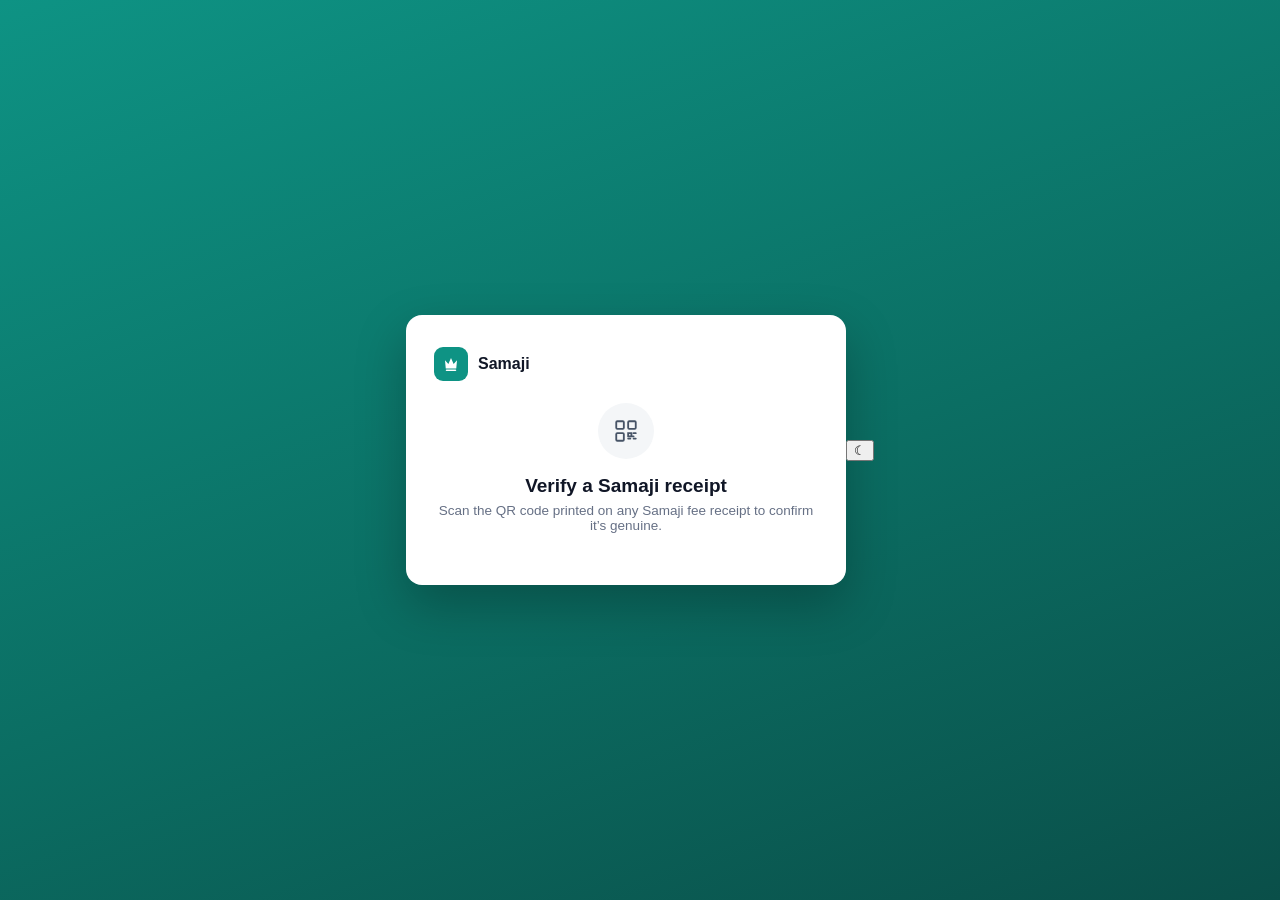
<file: verify/index.html>
<!DOCTYPE html>
<html lang="en">
<head>
<meta charset="utf-8">
<meta name="viewport" content="width=device-width, initial-scale=1">
<title>Verify Receipt — Samaji</title>
<link rel="icon" href="../assets/icons/favicon.svg" type="image/svg+xml">
<link rel="alternate icon" href="../assets/icons/favicon.ico">
<meta name="theme-color" content="#0E9384">
<meta name="robots" content="noindex">
<script defer src="../assets/vendor/supabase.min.js"></script>
<script defer src="../assets/config.js"></script>
<script defer src="../assets/app.js"></script>
<style>
  *{box-sizing:border-box;}
  body{margin:0;min-height:100vh;background:linear-gradient(160deg,#0E9384 0%,#0B6E63 55%,#0A4F49 100%);display:flex;align-items:center;justify-content:center;padding:24px;font-family:-apple-system,BlinkMacSystemFont,'Segoe UI',Inter,Roboto,sans-serif;}
  .card{background:#fff;border-radius:16px;max-width:440px;width:100%;padding:32px 28px;box-shadow:0 20px 50px rgba(0,0,0,.25);}
  .brand{display:flex;align-items:center;gap:10px;margin-bottom:22px;}
  .brand .mark{width:34px;height:34px;border-radius:9px;background:#0E9384;display:flex;align-items:center;justify-content:center;}
  .brand strong{font-size:16px;color:#101626;}
  .icon{width:56px;height:56px;border-radius:50%;display:flex;align-items:center;justify-content:center;margin:0 auto 16px;}
  .icon.ok{background:#E7F6F3;color:#0E9384;}
  .icon.bad{background:#FEF3F2;color:#B42318;}
  .icon.wait{background:#F4F6F8;color:#475467;}
  h1{font-size:19px;margin:0 0 6px;text-align:center;color:#101626;}
  p.sub{font-size:13.5px;color:#667085;text-align:center;margin:0 0 20px;}
  .details{border-top:1px solid #EAECEF;padding-top:16px;margin-top:6px;}
  .row{display:flex;justify-content:space-between;font-size:13px;padding:6px 0;}
  .row .k{color:#667085;}
  .row .v{font-weight:600;color:#101626;text-align:right;}
  .foot{text-align:center;font-size:11.5px;color:#98A2B3;margin-top:22px;}
  .warn{background:#FFFAEB;border:1px solid #FEDF89;border-radius:10px;padding:12px 14px;font-size:12px;line-height:1.55;color:#93370D;margin-top:16px;}
</style>
</head>
<body>
  <div class="card">
    <div class="brand">
      <div class="mark"><svg width="18" height="18" viewBox="0 0 24 24" fill="#fff"><path d="M5 18L4 7l4.5 5L12 4l3.5 8L20 7l-1 11H5z"/><rect x="5" y="19.2" width="14" height="2.1" rx="1.05"/></svg></div>
      <strong>Samaji</strong>
    </div>
    <div id="content">
      <div class="icon wait"><svg width="26" height="26" viewBox="0 0 24 24" fill="none"><circle cx="12" cy="12" r="9" stroke="currentColor" stroke-width="1.8"/><path d="M12 7v5l3 2" stroke="currentColor" stroke-width="1.8" stroke-linecap="round" stroke-linejoin="round"/></svg></div>
      <h1>Checking receipt…</h1>
      <p class="sub">One moment.</p>
    </div>
  </div>

<script>
document.addEventListener("DOMContentLoaded", function(){
  var $ = document.getElementById.bind(document);
  var content = $("content");

  function money(n){ return "KES " + Number(n||0).toLocaleString(undefined,{minimumFractionDigits:2,maximumFractionDigits:2}); }
  function esc(s){ var d=document.createElement("div"); d.textContent=s==null?"":String(s); return d.innerHTML; }

  function showNoParam(){
    content.innerHTML =
      '<div class="icon wait"><svg width="26" height="26" viewBox="0 0 24 24" fill="none"><rect x="3" y="3" width="7" height="7" rx="1" stroke="currentColor" stroke-width="1.7"/><rect x="14" y="3" width="7" height="7" rx="1" stroke="currentColor" stroke-width="1.7"/><rect x="3" y="14" width="7" height="7" rx="1" stroke="currentColor" stroke-width="1.7"/><path d="M14 14h3v3h-3zM19 14h2M19 19h2M14 19h2M17 17h2" stroke="currentColor" stroke-width="1.7" stroke-linecap="round"/></svg></div>'
      + '<h1>Verify a Samaji receipt</h1>'
      + '<p class="sub">Scan the QR code printed on any Samaji fee receipt to confirm it\u2019s genuine.</p>';
  }

  function showValid(d){
    content.innerHTML =
      '<div class="icon ok"><svg width="26" height="26" viewBox="0 0 24 24" fill="none"><path d="M20 6L9 17l-5-5" stroke="currentColor" stroke-width="2.2" stroke-linecap="round" stroke-linejoin="round"/></svg></div>'
      + '<h1>This receipt is valid</h1>'
      + '<p class="sub">Issued by ' + esc(d.school_name) + '</p>'
      + '<div class="details">'
      + '<div class="row"><span class="k">Receipt No</span><span class="v">' + esc(d.receipt_no) + '</span></div>'
      + '<div class="row"><span class="k">Student</span><span class="v">' + esc(d.student_name) + '</span></div>'
      + '<div class="row"><span class="k">Amount Paid</span><span class="v">' + money(d.amount) + '</span></div>'
      + '<div class="row"><span class="k">Date</span><span class="v">' + esc(new Date(d.paid_at).toLocaleDateString()) + '</span></div>'
      + (d.term ? '<div class="row"><span class="k">Term</span><span class="v">' + esc(d.term + (d.year ? " " + d.year : "")) + '</span></div>' : '')
      + '<div class="row"><span class="k">Method</span><span class="v">' + esc(d.method) + '</span></div>'
      + '</div>'
      + '<div class="warn">This confirms a genuine Samaji record exists — it does not confirm the printed document matches it. Compare every detail above against the printed receipt. If anything differs (amount, date, student name, receipt number), the document has been altered — do not accept it, and contact the issuing school directly.</div>';
  }

  function showInvalid(){
    content.innerHTML =
      '<div class="icon bad"><svg width="26" height="26" viewBox="0 0 24 24" fill="none"><path d="M6 6l12 12M18 6L6 18" stroke="currentColor" stroke-width="2.2" stroke-linecap="round"/></svg></div>'
      + '<h1>Could not verify this receipt</h1>'
      + '<p class="sub">This receipt code doesn\u2019t match any record on file. If you believe this is an error, contact the issuing school directly.</p>';
  }

  var params = new URLSearchParams(window.location.search);
  var receiptId = params.get("r");
  if (!receiptId) { showNoParam(); return; }

  var sb = window.getSB && window.getSB();
  if (!sb) { showInvalid(); return; }

  sb.rpc("verify_receipt", { p_id: receiptId }).then(function(res){
    if (res.error || !res.data || res.data.valid !== true) { showInvalid(); return; }
    showValid(res.data);
  }).catch(function(){ showInvalid(); });
});
</script>
</body>
</html>
</file>
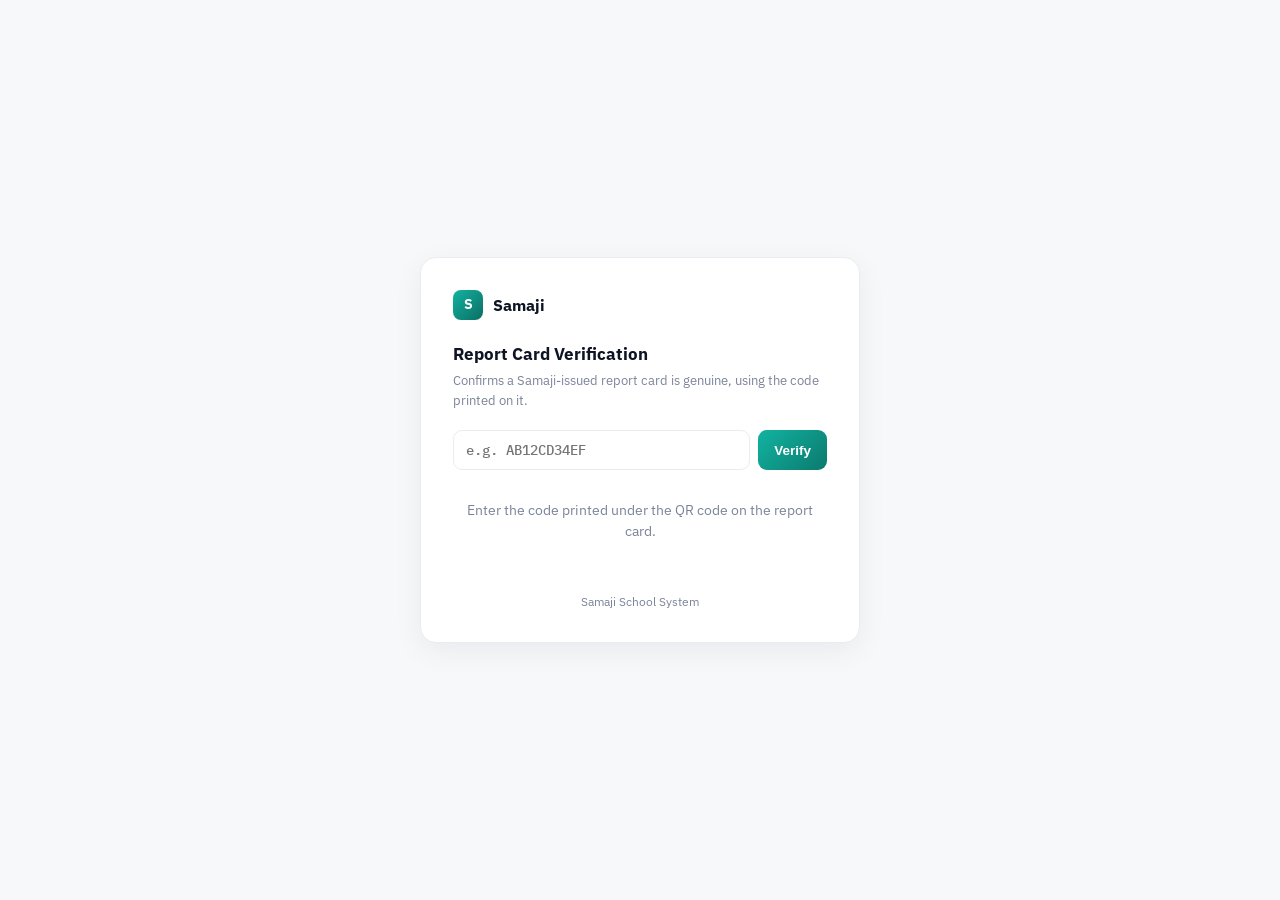
<file: verify.html>
<!DOCTYPE html>
<html lang="en">
<head>
<meta charset="utf-8">
<meta name="viewport" content="width=device-width, initial-scale=1">
<title>Verify Report Card — Samaji</title>
<meta name="robots" content="noindex">
<style>
  /* Self-hosted (assets/fonts/) — see the note in assets/styles.css.
     This page doesn't load styles.css (self-contained public page),
     so it needs its own copy of the same @font-face declarations. */
  @font-face{font-family:'IBM Plex Sans';font-style:normal;font-weight:400 700;font-display:swap;src:url('assets/fonts/IBMPlexSans-Variable.woff2') format('woff2');unicode-range:U+0000-00FF,U+0131,U+0152-0153,U+02BB-02BC,U+02C6,U+02DA,U+02DC,U+0304,U+0308,U+0329,U+2000-206F,U+20AC,U+2122,U+2191,U+2193,U+2212,U+2215,U+FEFF,U+FFFD;}
  @font-face{font-family:'IBM Plex Mono';font-style:normal;font-weight:500;font-display:swap;src:url('assets/fonts/IBMPlexMono-500.woff2') format('woff2');unicode-range:U+0000-00FF,U+0131,U+0152-0153,U+02BB-02BC,U+02C6,U+02DA,U+02DC,U+0304,U+0308,U+0329,U+2000-206F,U+20AC,U+2122,U+2191,U+2193,U+2212,U+2215,U+FEFF,U+FFFD;}
  :root{--teal:#0E9384;--teal-d:#0B6E63;--ink:#0E1424;--ink2:#475467;--muted:#7A8499;--line:#E9ECF1;--bg:#F6F8FA;--red:#C2410C;}
  *{box-sizing:border-box;margin:0;padding:0;}
  body{font-family:'IBM Plex Sans',system-ui,sans-serif;color:var(--ink);background:var(--bg);-webkit-font-smoothing:antialiased;line-height:1.5;min-height:100vh;display:flex;align-items:center;justify-content:center;padding:24px;}
  .mono{font-family:'IBM Plex Mono',monospace;}
  .card{max-width:440px;width:100%;background:#fff;border:1px solid var(--line);border-radius:16px;padding:32px;box-shadow:0 8px 30px rgba(14,20,36,.06);}
  .logo{display:flex;align-items:center;gap:10px;font-weight:700;font-size:16px;margin-bottom:22px;}
  .logo .mark{width:30px;height:30px;border-radius:8px;background:linear-gradient(135deg,#12B3A1,#0B6E63);color:#fff;display:flex;align-items:center;justify-content:center;font-size:14px;}
  h1{font-size:17px;font-weight:700;margin-bottom:4px;}
  p.sub{font-size:13px;color:var(--muted);margin-bottom:20px;}
  .state{text-align:center;padding:30px 0;color:var(--muted);font-size:13.5px;}
  .badge{display:inline-flex;align-items:center;gap:6px;font-size:12.5px;font-weight:700;border-radius:999px;padding:5px 12px;text-transform:uppercase;letter-spacing:.02em;}
  .badge.ok{background:#E6F6F3;color:var(--teal-d);}
  .badge.no{background:#FEEBE2;color:var(--red);}
  table.res{width:100%;border-collapse:collapse;margin-top:18px;font-size:13.5px;}
  table.res td{padding:8px 2px;border-bottom:1px solid var(--line);}
  table.res td.k{color:var(--muted);width:120px;}
  table.res td.v{font-weight:600;text-align:right;}
  .code-in{display:flex;gap:8px;margin-top:4px;}
  .code-in input{flex:1;font-family:'IBM Plex Mono',monospace;border:1.5px solid var(--line);border-radius:9px;padding:10px 12px;font-size:13.5px;outline:none;}
  .code-in input:focus{border-color:var(--teal);}
  .code-in button{border:none;border-radius:9px;padding:10px 16px;font-weight:600;font-size:13.5px;cursor:pointer;background:linear-gradient(135deg,#12B3A1,#0B7A6E);color:#fff;}
  .foot{margin-top:22px;text-align:center;font-size:11.5px;color:var(--muted);}
</style>
</head>
<body>
<div class="card">
  <div class="logo"><div class="mark">S</div>Samaji</div>
  <h1>Report Card Verification</h1>
  <p class="sub">Confirms a Samaji-issued report card is genuine, using the code printed on it.</p>
  <div class="code-in">
    <input id="code-input" class="mono" placeholder="e.g. AB12CD34EF" maxlength="20">
    <button id="code-go">Verify</button>
  </div>
  <div id="result"></div>
  <div class="foot">Samaji School System</div>
</div>
<script src="assets/config.js"></script>
<script src="assets/vendor/supabase-js-2.112.2.min.js"></script>
<script>
(function(){
  function esc(s){ return String(s==null?"":s).replace(/[&<>"']/g,function(c){return {"&":"&amp;","<":"&lt;",">":"&gt;",'"':"&quot;","'":"&#39;"}[c];}); }
  var cfg = window.SAMAJI_CONFIG||{};
  var sb = (cfg.SUPABASE_URL && cfg.SUPABASE_ANON_KEY && window.supabase)
    ? window.supabase.createClient(cfg.SUPABASE_URL, cfg.SUPABASE_ANON_KEY) : null;
  var resultEl = document.getElementById("result");
  var input = document.getElementById("code-input");

  function fmtDate(d){ if(!d) return "—"; var dt=new Date(d); if(isNaN(dt.getTime())) return "—";
    return dt.toLocaleDateString(undefined,{year:"numeric",month:"long",day:"numeric"}); }

  async function verify(code){
    code = (code||"").trim().toUpperCase();
    if (!code){ resultEl.innerHTML = '<div class="state">Enter the code printed under the QR code on the report card.</div>'; return; }
    if (!sb){ resultEl.innerHTML = '<div class="state">Verification service is not configured.</div>'; return; }
    resultEl.innerHTML = '<div class="state">Checking…</div>';
    var r = await sb.rpc("verify_report_card", { p_code: code });
    if (r.error){ resultEl.innerHTML = '<div class="state">Something went wrong. Try again.</div>'; return; }
    var row = (r.data||[])[0];
    if (!row){
      resultEl.innerHTML = '<div style="text-align:center;margin-top:18px;"><span class="badge no">Not found</span>'
        + '<p class="sub" style="margin-top:10px;">No report card matches this code. Check it was typed correctly.</p></div>';
      return;
    }
    resultEl.innerHTML = '<div style="text-align:center;margin-top:18px;"><span class="badge ok">&#10003; Genuine report card</span></div>'
      + '<table class="res"><tbody>'
      + '<tr><td class="k">Learner</td><td class="v">'+esc(row.student_name)+'</td></tr>'
      + '<tr><td class="k">Class</td><td class="v">'+esc(row.class_label||"—")+'</td></tr>'
      + '<tr><td class="k">Term</td><td class="v">'+esc(row.term_name||"—")+' · '+esc(row.academic_year||"—")+'</td></tr>'
      + '<tr><td class="k">School</td><td class="v">'+esc(row.school_name||"—")+'</td></tr>'
      + '<tr><td class="k">Overall</td><td class="v">'+(row.overall_average!=null?esc(row.overall_average)+"%":"—")+'</td></tr>'
      + '<tr><td class="k">Promotion status</td><td class="v">'+esc(row.promotion_status||"—")+'</td></tr>'
      + '<tr><td class="k">Issued</td><td class="v">'+fmtDate(row.published_at)+'</td></tr>'
      + '</tbody></table>';
  }

  document.getElementById("code-go").onclick = function(){ verify(input.value); };
  input.addEventListener("keydown", function(e){ if (e.key==="Enter") verify(input.value); });

  var qsCode = new URLSearchParams(window.location.search).get("code");
  if (qsCode){ input.value = qsCode.toUpperCase(); verify(qsCode); }
  else { resultEl.innerHTML = '<div class="state">Enter the code printed under the QR code on the report card.</div>'; }
})();
</script>
</body>
</html>
</file>
<file: assets/styles.css>
/* ============================================================
   Samaji design system — shared by both portals.
   Refined, animated, marketing-grade. Class names preserved
   so all existing markup & functionality keep working.
   ============================================================ */
:root{
  --bg:#F4F6F8; --surface:#FFFFFF; --surface-2:#FBFCFD; --ink:#101626; --ink-2:#475467; --muted:#7A8499;
  --line:#E9ECF1; --line-2:#F1F3F6;
  --teal:#0E9384; --teal-d:#0B6E63; --teal-t:#E6F6F3;
  --indigo:#4F46E5; --indigo-t:#EEF0FF;
  --violet:#6D28D9; --violet-t:#F2ECFE;
  --amber:#C2410C; --amber-t:#FFF4ED;
  --green:#067647; --green-t:#E7F8EF; --red:#B42318; --red-t:#FEF1F0;
  --r-sm:9px; --r:13px; --r-lg:18px;
  --sh-1:0 1px 2px rgba(16,24,40,.05),0 1px 3px rgba(16,24,40,.04);
  --sh-2:0 4px 14px rgba(16,24,40,.08);
  --sh-3:0 18px 50px rgba(16,24,40,.18);
  --fast:.16s cubic-bezier(.4,0,.2,1); --med:.28s cubic-bezier(.4,0,.2,1);
}
/* ===== dark theme — toggled via data-theme on <html> ===== */
:root[data-theme="dark"]{
  --bg:#12151C; --surface:#1B1F29; --surface-2:#20242F; --ink:#EDEFF3; --ink-2:#AEB4C2; --muted:#7C8494;
  --line:#2B303C; --line-2:#242833;
  --teal:#2DD4C4; --teal-d:#5EEAD4; --teal-t:#123832;
  --indigo:#8B93F8; --indigo-t:#232744;
  --violet:#B79CF5; --violet-t:#2A2140;
  --amber:#FDBA74; --amber-t:#3A2412;
  --green:#4ADE80; --green-t:#12301F; --red:#FCA5A5; --red-t:#3A1A1C;
  --sh-1:0 1px 2px rgba(0,0,0,.4),0 1px 3px rgba(0,0,0,.3);
  --sh-2:0 4px 14px rgba(0,0,0,.45);
  --sh-3:0 18px 50px rgba(0,0,0,.6);
}
:root[data-theme="dark"] aside{background:linear-gradient(180deg,#171B24,#12151C)!important;}
:root[data-theme="dark"] .pill.amber{color:#FDBA74;background:#3A2412;}
:root[data-theme="dark"] .pill.gray{color:var(--ink-2);background:#242833;}
:root[data-theme="dark"] ::selection{background:rgba(45,212,196,.25);}
:root[data-theme="dark"] *::-webkit-scrollbar-thumb{background:#3A3F4C;}
:root[data-theme="dark"] *::-webkit-scrollbar-thumb:hover{background:#4B5162;}
/* Icon swatches (.stat .ic) and sidebar nav tiles (.navitem .tile) are
   colored per-instance via inline style="background:#..;color:#.." from
   JS, not CSS variables — invert+hue-rotate flips those pale light-mode
   tints to dark-mode-appropriate ones without needing per-color rules. */
:root[data-theme="dark"] .stat .ic,
:root[data-theme="dark"] .navitem .tile{filter:invert(1) hue-rotate(180deg);}
/* Printable documents (receipts, fee statements, payslips) stay on a
   white "paper" background regardless of app theme. */
.theme-toggle{position:fixed;bottom:20px;right:20px;z-index:120;width:44px;height:44px;border-radius:50%;border:1px solid var(--line);background:var(--surface);color:var(--ink);box-shadow:var(--sh-2);cursor:pointer;display:flex;align-items:center;justify-content:center;font-size:19px;padding:0;font-family:inherit;transition:transform var(--fast),box-shadow var(--fast);}
.theme-toggle:hover{transform:translateY(-2px);box-shadow:var(--sh-3);}
@media print{ .theme-toggle{display:none;} }
*{box-sizing:border-box;}
html{scroll-behavior:smooth;}
body{margin:0;font-family:'IBM Plex Sans',system-ui,-apple-system,sans-serif;color:var(--ink);background:var(--bg);-webkit-font-smoothing:antialiased;text-rendering:optimizeLegibility;transition:background var(--med),color var(--med);}
.mono{font-family:'IBM Plex Mono',monospace;}
.muted{color:var(--muted);}
a{color:inherit;}
::selection{background:rgba(14,147,132,.18);}
/* scrollbars */
*::-webkit-scrollbar{width:10px;height:10px;}
*::-webkit-scrollbar-thumb{background:#D4D9E0;border-radius:20px;border:2px solid transparent;background-clip:content-box;}
*::-webkit-scrollbar-thumb:hover{background:#B6BCC7;background-clip:content-box;}

/* ===== keyframes ===== */
@keyframes ovrIn{from{opacity:0;}to{opacity:1;}}
@keyframes modalIn{from{opacity:0;transform:translateY(14px) scale(.97);}to{opacity:1;transform:translateY(0) scale(1);}}
@keyframes pageIn{from{opacity:0;transform:translateY(10px);}to{opacity:1;transform:translateY(0);}}
@keyframes toastIn{from{opacity:0;transform:translateX(-50%) translateY(16px) scale(.96);}to{opacity:1;transform:translateX(-50%) translateY(0) scale(1);}}
@keyframes toastInR{from{opacity:0;transform:translateY(16px) scale(.96);}to{opacity:1;transform:translateY(0) scale(1);}}
@keyframes popIcon{0%{transform:scale(0) rotate(-20deg);}60%{transform:scale(1.15) rotate(4deg);}100%{transform:scale(1) rotate(0);}}
@keyframes barGrow{from{transform:scaleY(0);}to{transform:scaleY(1);}}
@keyframes dash{from{stroke-dashoffset:1200;}to{stroke-dashoffset:0;}}
@keyframes shimmer{100%{background-position:-200% 0;}}
@keyframes ring{0%{box-shadow:0 0 0 0 rgba(14,147,132,.35);}100%{box-shadow:0 0 0 12px rgba(14,147,132,0);}}

/* ===== auth card (admin still uses) ===== */
.auth{min-height:100vh;display:flex;align-items:center;justify-content:center;padding:24px;}
.card{background:var(--surface);border:1px solid var(--line);border-radius:var(--r-lg);box-shadow:var(--sh-2);padding:34px;width:100%;max-width:410px;animation:pageIn .5s both;}
.brand{display:flex;align-items:center;gap:10px;margin-bottom:22px;}
.logo{width:32px;height:32px;border-radius:9px;color:#fff;display:flex;align-items:center;justify-content:center;font-weight:700;font-size:16px;box-shadow:var(--sh-1);}
.logo.indigo{background:linear-gradient(135deg,#6366F1,#4F46E5);} .logo.teal{background:linear-gradient(135deg,#12B3A1,#0B6E63);}
h1{font-size:20px;font-weight:700;letter-spacing:-.02em;margin:0 0 4px;}
label{display:block;font-size:12.5px;font-weight:600;color:var(--ink-2);margin:16px 0 6px;}
input,select,textarea{font-family:inherit;}
input{width:100%;font-size:14px;color:var(--ink);background:var(--surface);border:1.5px solid var(--line);border-radius:var(--r-sm);padding:11px 13px;outline:none;transition:border-color var(--fast),box-shadow var(--fast);}
input:focus{border-color:var(--teal);box-shadow:0 0 0 3px rgba(14,147,132,.12);}
.btn{width:100%;font-size:14px;font-weight:600;color:#fff;border:none;border-radius:var(--r-sm);padding:12px;cursor:pointer;font-family:inherit;margin-top:20px;transition:filter var(--fast),transform var(--fast);}
.btn:hover{filter:brightness(1.05);} .btn:active{transform:translateY(1px);}
.btn.indigo{background:linear-gradient(135deg,#6366F1,#4F46E5);} .btn.teal{background:linear-gradient(135deg,#12B3A1,#0B6E63);}
.btn:disabled{opacity:.6;cursor:default;}
.toggle{font-size:13px;color:var(--muted);text-align:center;margin-top:16px;}
.toggle a{color:var(--indigo);font-weight:600;cursor:pointer;text-decoration:none;}
.msg{font-size:12.5px;margin-top:14px;padding:10px 12px;border-radius:var(--r-sm);display:none;}
.msg.err{display:block;background:var(--red-t);border:1px solid #FECDCA;color:var(--red);}
.msg.ok{display:block;background:var(--green-t);border:1px solid #BBF7D0;color:var(--green);}
.warn{font-size:12px;color:#B54708;background:#FFFAEB;border:1px solid #FEDF89;border-radius:var(--r-sm);padding:10px 12px;margin-bottom:18px;display:none;}
.hint{font-size:12px;color:var(--muted);margin-top:16px;line-height:1.5;}
.badge{font-size:11px;font-weight:600;color:var(--ink-2);background:#EFF1F5;padding:3px 9px;border-radius:6px;}

/* ===== app chrome ===== */
.row{display:flex;align-items:center;gap:12px;}
.ghost{font-size:13px;font-weight:600;color:var(--ink-2);background:var(--surface);border:1px solid var(--line);border-radius:var(--r-sm);padding:9px 14px;cursor:pointer;font-family:inherit;transition:background var(--fast),border-color var(--fast);}
.ghost:hover{background:#F7F9FB;border-color:#DCE0E7;}
.panel{background:var(--surface);border:1px solid var(--line);border-radius:var(--r);box-shadow:var(--sh-1);padding:17px;}
select{font-size:13.5px;color:var(--ink);background:var(--surface);border:1.5px solid var(--line);border-radius:var(--r-sm);padding:9px 12px;outline:none;transition:border-color var(--fast),box-shadow var(--fast);}
select:focus{border-color:var(--teal);box-shadow:0 0 0 3px rgba(14,147,132,.10);}

/* sidebar (school portal markup: aside/.navitem/.school) */
aside{background:linear-gradient(180deg,#FFFFFF,#FCFDFE)!important;border-right:1px solid var(--line)!important;}
.school{padding:10px 10px 18px!important;border-bottom:1px solid var(--line-2);margin-bottom:6px;}
.nav-h{font-size:10px!important;font-weight:700;color:#A6AEBC!important;text-transform:uppercase;letter-spacing:.08em;padding:14px 10px 5px!important;}
.navitem{display:flex;align-items:center;gap:11px;padding:9px 10px!important;border:none;border-radius:10px!important;background:none;cursor:pointer;font-family:inherit;text-align:left;width:100%;font-size:13.5px;font-weight:600;color:var(--ink-2)!important;position:relative;transition:background var(--fast),color var(--fast);}
.navitem:hover{background:var(--bg)!important;color:var(--ink)!important;}
.navitem.active{background:var(--teal-t)!important;color:var(--teal-d)!important;}
.navitem.active::before{content:"";position:absolute;left:-12px;top:50%;transform:translateY(-50%);width:3px;height:18px;border-radius:3px;background:var(--teal);}
.navitem.locked{opacity:.55;}
.navitem .tile{flex:none;width:27px;height:27px;border-radius:8px;display:flex;align-items:center;justify-content:center;font-weight:700;font-size:12px;transition:transform var(--fast);}
.navitem:hover .tile{transform:scale(1.06);}

/* main content + page transition */
main{flex:1;min-width:0;padding:28px 32px 64px;}
main#view > *{animation:pageIn .42s both;}
main#view > *:nth-child(2){animation-delay:.05s;}
main#view > *:nth-child(3){animation-delay:.1s;}
main#view > *:nth-child(4){animation-delay:.15s;}

/* ===== module workspace ===== */
.mod-head{display:flex;align-items:flex-start;justify-content:space-between;gap:16px;flex-wrap:wrap;margin-bottom:2px;}
.mod-head h2{margin:0;font-size:22px;font-weight:700;letter-spacing:-.025em;}
.mod-head p{margin:5px 0 0;font-size:13.5px;color:var(--muted);}
.toolbar{display:flex;align-items:center;gap:10px;flex-wrap:wrap;margin:20px 0;}
.field{display:flex;flex-direction:column;gap:5px;}
.field label{font-size:11.5px;font-weight:600;color:var(--ink-2);}
.field input,.field select{font-size:13.5px;color:var(--ink);border:1.5px solid var(--line);border-radius:var(--r-sm);padding:10px 11px;outline:none;font-family:inherit;background:var(--surface);transition:border-color var(--fast),box-shadow var(--fast);}
.field input:focus,.field select:focus{border-color:var(--teal);box-shadow:0 0 0 3px rgba(14,147,132,.10);}
.btn-primary{font-size:13px;font-weight:600;color:#fff;background:linear-gradient(135deg,#12B3A1,#0B7A6E);border:none;border-radius:var(--r-sm);padding:10px 17px;cursor:pointer;font-family:inherit;box-shadow:0 1px 2px rgba(11,110,99,.3);transition:filter var(--fast),transform var(--fast),box-shadow var(--fast);}
.btn-primary:hover{filter:brightness(1.06);box-shadow:0 3px 10px rgba(11,110,99,.28);} .btn-primary:active{transform:translateY(1px);}
.btn-primary.indigo{background:linear-gradient(135deg,#6366F1,#4F46E5);box-shadow:0 1px 2px rgba(79,70,229,.3);}
.btn-sm{font-size:12px;font-weight:600;border-radius:8px;padding:7px 11px;cursor:pointer;font-family:inherit;border:1px solid var(--line);background:var(--surface);color:var(--ink-2);transition:background var(--fast),border-color var(--fast);}
.btn-sm:hover{background:#F7F9FB;border-color:#DCE0E7;}
.btn-sm.danger{color:var(--red);border-color:#FAD9D5;} .btn-sm.danger:hover{background:var(--red-t);}
.search{flex:1;min-width:180px;max-width:300px;display:flex;align-items:center;gap:8px;background:var(--surface);border:1.5px solid var(--line);border-radius:var(--r-sm);padding:0 12px;transition:border-color var(--fast),box-shadow var(--fast);}
.search:focus-within{border-color:var(--teal);box-shadow:0 0 0 3px rgba(14,147,132,.10);}
.search input{flex:1;border:none;outline:none;font-size:13.5px;padding:10px 0;font-family:inherit;background:transparent;}

/* tables */
table.data{width:100%;border-collapse:separate;border-spacing:0;background:var(--surface);border:1px solid var(--line);border-radius:var(--r);overflow:hidden;box-shadow:var(--sh-1);}
table.data th{text-align:left;font-size:10.5px;font-weight:700;color:#98A2B3;text-transform:uppercase;letter-spacing:.05em;padding:12px 15px;background:var(--surface-2);border-bottom:1px solid var(--line);}
table.data td{padding:13px 15px;border-bottom:1px solid var(--line-2);font-size:13.5px;color:var(--ink-2);}
table.data tr:last-child td{border-bottom:none;}
table.data tbody tr{transition:background var(--fast);}
table.data tbody tr:hover td{background:var(--surface-2);}
.pill{font-size:11px;font-weight:600;padding:3px 10px;border-radius:20px;display:inline-block;}
.pill.green{color:var(--green);background:var(--green-t);} .pill.amber{color:#B54708;background:#FFF6E8;}
.pill.gray{color:var(--ink-2);background:#EFF1F5;} .pill.red{color:var(--red);background:var(--red-t);}
.pill.indigo{color:#4F46E5;background:#EEF0FF;}
.chk-pill{display:inline-flex;align-items:center;gap:6px;font-size:12.5px;font-weight:500;color:var(--ink-2);background:var(--surface-2);border:1px solid var(--line);border-radius:20px;padding:5px 12px 5px 10px;cursor:pointer;}
.chk-pill input{margin:0;}
.seg{display:inline-flex;border:1px solid var(--line);border-radius:8px;overflow:hidden;}
.seg button{font-size:12px;font-weight:600;padding:7px 13px;border:none;background:var(--surface);color:var(--muted);cursor:pointer;font-family:inherit;border-right:1px solid var(--line);transition:background var(--fast);}
.seg button:last-child{border-right:none;}
.seg button.on-present{background:var(--green-t);color:var(--green);}
.seg button.on-absent{background:var(--red-t);color:var(--red);}
.seg button.on-late{background:#FFF6E8;color:#B54708;}
.empty{text-align:center;padding:54px 20px;color:var(--muted);font-size:13.5px;background:var(--surface);border:1px dashed var(--line);border-radius:var(--r);}
.kpis{display:grid;grid-template-columns:repeat(3,1fr);gap:14px;margin-top:22px;}
.score-input{width:66px;text-align:center;border:1.5px solid var(--line);border-radius:8px;padding:7px;font-family:inherit;font-size:13.5px;outline:none;transition:border-color var(--fast);}
.score-input:focus{border-color:var(--teal);box-shadow:0 0 0 3px rgba(14,147,132,.10);}

/* ===== modal (animated) ===== */
.overlay{position:fixed;inset:0;background:rgba(16,24,40,.45);backdrop-filter:blur(3px);display:flex;align-items:center;justify-content:center;z-index:60;padding:20px;animation:ovrIn .2s ease both;overflow-y:auto;}
.modal{background:var(--surface);border-radius:var(--r-lg);box-shadow:var(--sh-3);width:100%;max-width:460px;max-height:88vh;max-height:88dvh;padding:26px;animation:modalIn .3s cubic-bezier(.34,1.4,.5,1) both;overflow-y:auto;-webkit-overflow-scrolling:touch;}
.modal.wide{max-width:700px;}
.modal h3{margin:0 0 4px;font-size:18px;font-weight:700;letter-spacing:-.01em;}
.modal .grid2{display:grid;grid-template-columns:1fr 1fr;gap:13px;margin-top:14px;}
.modal .grid3{display:grid;grid-template-columns:1fr 1fr 1fr;gap:13px;margin-top:14px;}
.modal .full{grid-column:1 / -1;}
.modal .section-h{font-size:10.5px;font-weight:700;color:#98A2B3;text-transform:uppercase;letter-spacing:.06em;margin:18px 0 0;grid-column:1/-1;display:flex;align-items:center;gap:8px;}
.modal .section-h::after{content:"";flex:1;height:1px;background:var(--line-2);}
.modal textarea{width:100%;font-size:13.5px;border:1.5px solid var(--line);border-radius:var(--r-sm);padding:9px 11px;outline:none;font-family:inherit;resize:vertical;min-height:58px;transition:border-color var(--fast);}
.modal textarea:focus{border-color:var(--teal);box-shadow:0 0 0 3px rgba(14,147,132,.10);}
.modal-body{max-height:68vh;overflow:auto;margin:0 -6px;padding:0 6px;}
.modal-actions{display:flex;justify-content:flex-end;gap:10px;margin:22px -26px -26px;padding:14px 26px;position:sticky;bottom:-26px;background:var(--surface);box-shadow:0 -6px 12px -8px rgba(16,24,40,.12);z-index:2;border-radius:0 0 var(--r-lg) var(--r-lg);}

/* progress bar */
.bar{height:7px;border-radius:20px;background:#EDF0F3;overflow:hidden;}
.bar > span{display:block;height:100%;border-radius:20px;transition:width .6s cubic-bezier(.4,0,.2,1);}

/* Zeraki-style collection-by-class progress list */
.ct-list{display:flex;flex-direction:column;gap:16px;padding:4px 4px 6px;}
.ct-row{cursor:pointer;padding:4px;border-radius:10px;transition:background .15s;}
.ct-row:hover{background:#FAFBFC;}
.ct-top{display:flex;justify-content:space-between;align-items:baseline;margin-bottom:3px;}
.ct-name{font-weight:700;font-size:13.5px;color:#1A1D26;}
.ct-students{font-size:11.5px;color:var(--muted);}
.ct-amt{font-size:13px;color:#1A1D26;margin-bottom:6px;}
.ct-amt .of{color:var(--muted);font-weight:400;margin:0 3px;}
.ct-pct{font-weight:700;font-size:12px;margin-left:6px;}
.ct-row .bar{height:8px;}

/* ===== toggle switch ===== */
.switch{position:relative;display:inline-block;width:42px;height:24px;flex:none;}
.switch input{opacity:0;width:0;height:0;}
.switch .slider{position:absolute;cursor:pointer;inset:0;background:var(--line-2);border-radius:24px;transition:background var(--fast);}
.switch .slider::before{content:"";position:absolute;height:18px;width:18px;left:3px;top:3px;background:#fff;border-radius:50%;transition:transform var(--fast);box-shadow:0 1px 3px rgba(0,0,0,.25);}
.switch input:checked + .slider{background:var(--teal);}
.switch input:checked + .slider::before{transform:translateX(18px);}
.switch input:focus-visible + .slider{outline:2px solid var(--teal);outline-offset:2px;}

/* ===== stat cards ===== */
.statgrid{display:grid;grid-template-columns:repeat(auto-fit,minmax(200px,1fr));gap:15px;margin-top:22px;}
@media (max-width:560px){.statgrid{grid-template-columns:1fr;}}
.stat{background:var(--surface);border:1px solid var(--line);border-radius:var(--r);padding:17px 18px;box-shadow:var(--sh-1);position:relative;overflow:hidden;transition:transform var(--med),box-shadow var(--med);}
.stat:hover{transform:translateY(-3px);box-shadow:var(--sh-2);}
.stat[data-drill]:hover{border-color:#BFE6DF;}
.stat .drill-hint{position:absolute;top:14px;right:14px;color:#C2C8D2;opacity:0;transition:opacity var(--fast),transform var(--fast);}
.stat[data-drill]:hover .drill-hint{opacity:1;transform:translateX(2px);}
.chartcard[data-drill]{cursor:pointer;}
.chartcard[data-drill]:hover{border-color:#BFE6DF;}
.chartcard .drill-hint{color:#C2C8D2;}
.stat .ic{width:38px;height:38px;border-radius:11px;display:flex;align-items:center;justify-content:center;margin-bottom:13px;animation:popIcon .4s both;}
.stat .lbl{font-size:12px;color:var(--muted);font-weight:500;}
.stat .val{font-size:27px;font-weight:700;letter-spacing:-.025em;margin-top:3px;color:var(--ink);}
.stat .delta{font-size:11.5px;font-weight:600;margin-top:6px;display:inline-flex;align-items:center;gap:3px;}
.stat .delta.up{color:var(--green);} .stat .delta.down{color:var(--red);} .stat .delta.flat{color:var(--muted);}
.stat .status-badge{display:inline-block;margin-top:10px;font-size:11px;font-weight:600;padding:3px 9px;border-radius:20px;}
.stat .status-badge.good{background:var(--green-t);color:var(--green);}
.stat .status-badge.warn{background:var(--amber-t);color:var(--amber);}
.stat .status-badge.bad{background:var(--red-t);color:var(--red);}
.stat .status-badge.neutral{background:var(--line-2);color:var(--ink-2);}

/* ===== quick actions (dashboard) ===== */
.quickactions{display:grid;grid-template-columns:repeat(6,1fr);gap:12px;margin-top:14px;}
@media (max-width:1200px){.quickactions{grid-template-columns:repeat(3,1fr);}}
@media (max-width:640px){.quickactions{grid-template-columns:repeat(2,1fr);}}
.qa-btn{display:flex;align-items:center;gap:10px;background:var(--surface);border:1px solid var(--line);border-radius:var(--r);padding:12px 13px;cursor:pointer;font-family:inherit;text-align:left;transition:transform var(--fast),box-shadow var(--fast),border-color var(--fast);}
.qa-btn:hover{transform:translateY(-2px);box-shadow:var(--sh-2);border-color:#BFE6DF;}
.qa-btn .qa-ic{flex:none;width:32px;height:32px;border-radius:9px;display:flex;align-items:center;justify-content:center;}
.qa-btn .qa-lbl{font-size:12.5px;font-weight:700;color:var(--ink);letter-spacing:-.01em;}

/* ===== school health banner (dashboard) ===== */
.health-banner{background:var(--surface);border:1px solid var(--line);border-radius:var(--r);box-shadow:var(--sh-1);padding:15px 20px;display:flex;align-items:center;justify-content:space-between;flex-wrap:wrap;gap:14px;}
.health-banner .hb-left{display:flex;align-items:center;gap:12px;}
.health-banner .hb-shield{flex:none;width:38px;height:38px;border-radius:11px;background:var(--teal-t);color:var(--teal-d);display:flex;align-items:center;justify-content:center;}
.health-banner .hb-title{font-size:14.5px;font-weight:700;color:var(--ink);}
.health-banner .hb-sub{font-size:11.5px;color:var(--muted);margin-top:1px;}
.health-banner .hb-metrics{display:flex;gap:22px;flex-wrap:wrap;}
.health-banner .hb-metric{display:flex;align-items:center;gap:7px;font-size:12.5px;color:var(--ink-2);}
.health-banner .hb-metric .dot{width:8px;height:8px;border-radius:50%;flex:none;}
.health-banner .hb-metric strong{color:var(--ink);font-size:14px;}

/* ===== dashboard greeting header ===== */
.dash-greet h1{margin:0;font-size:22px;font-weight:700;letter-spacing:-.02em;color:var(--ink);}
.dash-greet p{margin:4px 0 0;font-size:13.5px;color:var(--muted);}

/* chart cards */
.cardrow{display:grid;gap:16px;margin-top:18px;}
.cardrow.c2{grid-template-columns:1fr 1fr;}
.cardrow.c3{grid-template-columns:2fr 1fr;}
@media (max-width:1000px){.cardrow.c2,.cardrow.c3{grid-template-columns:1fr;}}
.chartcard{background:var(--surface);border:1px solid var(--line);border-radius:var(--r);box-shadow:var(--sh-1);padding:19px 19px 15px;transition:box-shadow var(--med);}
.chartcard:hover{box-shadow:var(--sh-2);}
.chartcard .ch-head{display:flex;align-items:baseline;justify-content:space-between;margin-bottom:14px;}
.chartcard .ch-head h3{margin:0;font-size:14.5px;font-weight:700;letter-spacing:-.01em;}
.chartcard .ch-head .sub{font-size:12px;color:var(--muted);}
.chartcard svg rect{transform-origin:bottom;animation:barGrow .6s cubic-bezier(.4,0,.2,1) both;}
.chartcard svg path[stroke]{stroke-dasharray:1200;animation:dash 1.1s ease both;}
.legend{display:flex;flex-wrap:wrap;gap:14px;margin-top:12px;}
.legend .li{display:flex;align-items:center;gap:6px;font-size:12px;color:var(--ink-2);}
.legend .sw{width:10px;height:10px;border-radius:3px;}

/* module tiles (dashboard) */
.modtile{text-align:left;background:var(--surface);border:1px solid var(--line);border-radius:var(--r);box-shadow:var(--sh-1);padding:16px;cursor:pointer;font-family:inherit;display:flex;align-items:center;gap:13px;transition:transform var(--med),box-shadow var(--med),border-color var(--med);}
.modtile:hover{transform:translateY(-3px);box-shadow:var(--sh-2);border-color:#BFE6DF;}
.modtile .tile{flex:none;width:40px;height:40px;border-radius:11px;display:flex;align-items:center;justify-content:center;font-weight:700;font-size:15px;}
.tiles{display:grid;grid-template-columns:repeat(3,1fr);gap:14px;margin-top:13px;}
@media (max-width:900px){.tiles{grid-template-columns:1fr 1fr;}}

/* tabs */
.tabs{display:flex;gap:2px;border-bottom:1px solid var(--line);margin:20px 0 0;}
.tabs button{font-size:13px;font-weight:600;color:var(--muted);background:none;border:none;padding:11px 15px;cursor:pointer;font-family:inherit;border-bottom:2px solid transparent;margin-bottom:-1px;transition:color var(--fast);}
.tabs button:hover{color:var(--ink);}
.tabs button.on{color:var(--teal);border-bottom-color:var(--teal);}

/* ===== custom toast (stacked, typed) ===== */
#toast{position:fixed;bottom:24px;left:50%;transform:translateX(-50%) translateY(20px);background:#15171E;color:#fff;font-size:13px;font-weight:500;padding:12px 18px;border-radius:11px;box-shadow:var(--sh-2);opacity:0;transition:opacity .25s,transform .25s;pointer-events:none;z-index:80;}
#toast.show{opacity:1;transform:translateX(-50%) translateY(0);}
#sm-toasts{position:fixed;bottom:24px;right:24px;display:flex;flex-direction:column;gap:10px;z-index:120;pointer-events:none;}
.sm-toast{display:flex;align-items:center;gap:11px;min-width:240px;max-width:360px;background:var(--surface);border:1px solid var(--line);border-left:4px solid var(--teal);border-radius:12px;box-shadow:var(--sh-2);padding:12px 15px;font-size:13px;font-weight:500;color:var(--ink);animation:toastInR .35s cubic-bezier(.34,1.4,.5,1) both;pointer-events:auto;}
.sm-toast.ok{border-left-color:var(--green);} .sm-toast.err{border-left-color:var(--red);} .sm-toast.info{border-left-color:var(--indigo);}
.sm-toast .ti{flex:none;width:26px;height:26px;border-radius:8px;display:flex;align-items:center;justify-content:center;}
.sm-toast.ok .ti{background:var(--green-t);color:var(--green);} .sm-toast.err .ti{background:var(--red-t);color:var(--red);}
.sm-toast.info .ti{background:var(--indigo-t);color:var(--indigo);} .sm-toast .ti{background:var(--teal-t);color:var(--teal);}
.sm-toast.out{animation:toastInR .25s reverse both;}

/* ===== custom dialog (confirm/alert) ===== */
.dlg{background:var(--surface);border-radius:var(--r-lg);box-shadow:var(--sh-3);width:100%;max-width:400px;padding:26px 26px 22px;text-align:center;animation:modalIn .3s cubic-bezier(.34,1.4,.5,1) both;}
.dlg .di{width:54px;height:54px;border-radius:16px;display:flex;align-items:center;justify-content:center;margin:0 auto 16px;animation:popIcon .45s both;}
.dlg .di.warn{background:var(--amber-t);color:var(--amber);}
.dlg .di.danger{background:var(--red-t);color:var(--red);}
.dlg .di.info{background:var(--indigo-t);color:var(--indigo);}
.dlg .di.ok{background:var(--green-t);color:var(--green);}
.dlg h4{margin:0 0 6px;font-size:17px;font-weight:700;letter-spacing:-.01em;}
.dlg p{margin:0;font-size:13.5px;color:var(--ink-2);line-height:1.55;}
.dlg .dlg-actions{display:flex;gap:10px;margin-top:22px;}
.dlg .dlg-actions button{flex:1;font-size:13.5px;font-weight:600;border-radius:10px;padding:11px;cursor:pointer;font-family:inherit;border:1px solid var(--line);background:var(--surface);color:var(--ink-2);transition:background var(--fast),filter var(--fast);}
.dlg .dlg-actions button:hover{background:#F7F9FB;}
.dlg .dlg-actions button.primary{border:none;color:#fff;background:linear-gradient(135deg,#12B3A1,#0B7A6E);}
.dlg .dlg-actions button.primary.danger{background:linear-gradient(135deg,#E0584A,#B42318);}
.dlg .dlg-actions button.primary:hover{filter:brightness(1.06);}

/* skeleton shimmer */
.skel{background:linear-gradient(90deg,#EEF1F4 25%,#F6F8FA 37%,#EEF1F4 63%);background-size:200% 100%;animation:shimmer 1.3s infinite;border-radius:8px;}

/* ===== Fee receipt =====
   The .rcpt-based receipt card that used to live here was replaced by
   assets/receipt-print.js (window.SamajiReceipt) — a shared module
   used by both the School Portal and Parent Portal, in three
   configurable sizes (A5/A6/POS 80mm) rather than one fixed layout.
   Its own CSS is self-contained and injected alongside the receipt
   HTML itself, so nothing receipt-specific needs to live here anymore.
   .statement (below) is unrelated and unaffected — it's the fee
   statement / running-ledger template, not a receipt. */
.statement .st-wm{position:absolute;inset:0;z-index:-1;display:flex;align-items:center;justify-content:center;pointer-events:none;}
.statement .st-wm img{width:46%;max-width:300px;opacity:.05;object-fit:contain;-webkit-print-color-adjust:exact;print-color-adjust:exact;}

/* ===== Printable statement (Reports, fee statements) ===== */
.statement{width:760px;max-width:100%;background:#fff;border-radius:14px;border:1px solid var(--line);box-shadow:var(--sh-3);padding:30px 34px;font-size:13px;color:var(--ink);position:relative;overflow:hidden;}
.statement h4{margin:24px 0 10px;font-size:13px;color:var(--ink-2);text-transform:uppercase;letter-spacing:.04em;border-bottom:1px solid var(--line-2);padding-bottom:6px;}
.statement .st-head{display:flex;justify-content:space-between;align-items:flex-start;border-bottom:2px solid var(--ink);padding-bottom:14px;}
.statement .st-school{display:flex;align-items:center;gap:12px;}
.statement .st-logo{width:42px;height:42px;border-radius:10px;background:linear-gradient(135deg,#12B3A1,#0B7A6E);color:#fff;display:flex;align-items:center;justify-content:center;font-weight:700;font-size:18px;}
.statement .st-name{font-weight:700;font-size:17px;letter-spacing:-.01em;}
.statement .st-addr{font-size:11.5px;color:var(--muted);margin-top:2px;}
.statement .st-doc{font-size:12px;font-weight:700;letter-spacing:.08em;color:var(--muted);text-align:right;}
.statement table.st-meta,.statement table.st-summary{width:100%;border-collapse:collapse;margin-top:16px;}
.statement table.st-meta td,.statement table.st-summary td{padding:8px 10px;vertical-align:top;border:1px solid var(--line-2);}
.statement table.st-summary td{background:#FAFBFC;}
.statement .k{display:block;font-size:10px;text-transform:uppercase;letter-spacing:.05em;color:var(--muted);}
.statement .v{display:block;font-size:15px;font-weight:700;margin-top:3px;}
.statement .sub{display:block;font-size:10.5px;color:var(--muted);margin-top:2px;}
.statement table.st-table{width:100%;border-collapse:collapse;font-size:12px;}
.statement table.st-table th,.statement table.st-table td{padding:7px 10px;border-bottom:1px solid var(--line-2);text-align:left;}
.statement table.st-table th{font-size:10.5px;text-transform:uppercase;letter-spacing:.04em;color:var(--muted);border-bottom:2px solid var(--ink-2);}
.statement table.st-table td.num,.statement table.st-table th.num{text-align:right;font-variant-numeric:tabular-nums;}
.statement .st-sign{display:flex;gap:60px;margin-top:42px;font-size:11.5px;color:var(--muted);}
.statement .st-sign .line{width:180px;border-top:1px solid var(--ink-2);margin-bottom:6px;}
.statement .st-foot{margin-top:28px;padding-top:12px;border-top:1px solid var(--line-2);text-align:center;font-size:10.5px;color:var(--muted);}

/* ===== Mobile responsiveness ===== */
.hamburger{display:none;position:fixed;top:12px;left:12px;z-index:110;width:40px;height:40px;border-radius:10px;border:1px solid var(--line);background:var(--surface);box-shadow:var(--sh-1);cursor:pointer;align-items:center;justify-content:center;font-size:20px;color:var(--ink);padding:0;font-family:inherit;}
.sidebar-overlay{display:none;position:fixed;inset:0;background:rgba(16,24,40,.4);z-index:99;}

@media (max-width:768px){
  .hamburger{display:flex;}
  .sidebar-overlay.open{display:block;}
  .layout aside{position:fixed;left:-260px;top:0;bottom:0;z-index:100;width:250px;transition:left .25s ease;box-shadow:var(--sh-3);overflow-y:auto;}
  .layout aside.open{left:0;}
  main{padding:16px 14px 60px!important;}
  main#view{margin-top:48px;}
  .mod-head{flex-direction:column;gap:10px;}
  .mod-head h2{font-size:18px;}
  .toolbar{flex-direction:column;align-items:stretch;gap:8px;}
  .search{max-width:100%;min-width:0;}
  .field{width:100%;}
  .field select,.field input{width:100%;}
  table.data{display:block;overflow-x:auto;-webkit-overflow-scrolling:touch;}
  .statgrid{grid-template-columns:1fr 1fr;gap:10px;margin-top:14px;}
  .stat .val{font-size:20px;}
  .tiles{grid-template-columns:1fr!important;}
  .modal{max-width:96vw;max-height:92vh;max-height:92dvh;padding:14px;margin:8px;}
  .modal h3{font-size:16px;}
  .modal .grid2,.modal .grid3{grid-template-columns:1fr 1fr;gap:9px;margin-top:10px;}
  .modal .full{grid-column:1 / -1;}
  .modal .field{gap:3px;}
  .modal .field label{font-size:10.5px;}
  .modal .field input,.modal .field select{padding:8px 9px;font-size:13px;}
  .modal-body{max-height:60vh;max-height:60dvh;margin:0;padding:0;}
  .modal-actions{margin:14px -14px -14px;padding:10px 14px;bottom:-14px;gap:8px;}
  .overlay{padding:8px;}
  .tabs{overflow-x:auto;-webkit-overflow-scrolling:touch;gap:0;flex-wrap:nowrap;}
  .tabs button{white-space:nowrap;padding:10px 12px;font-size:12px;}
  .statement{width:100%;padding:16px;}
  .kpis{grid-template-columns:1fr 1fr;}
  .cardrow.c2,.cardrow.c3{grid-template-columns:1fr;}
  .seg button{padding:6px 10px;font-size:11px;}
  .btn-primary{padding:10px 14px;font-size:12.5px;}
  .ghost{padding:8px 12px;font-size:12px;}
  .btn-sm{padding:6px 10px;font-size:11.5px;}
  #toast{max-width:90vw;font-size:12px;}
  /* Anchored to the top (not bottom) on phones: a bottom toast can end up
     hidden behind the on-screen keyboard right after saving a form field. */
  #sm-toasts{top:14px;bottom:auto;right:10px;left:10px;align-items:center;}
  .sm-toast{width:100%;min-width:0;max-width:420px;font-size:12px;}
  .dlg{max-width:92vw;padding:20px;}
}
@media (max-width:400px){
  .statgrid{grid-template-columns:1fr;}
  .kpis{grid-template-columns:1fr;}
  main{padding:12px 10px 50px!important;}
}
@media (max-width:340px){
  .modal .grid2,.modal .grid3{grid-template-columns:1fr;}
}

@media print{
  body *{visibility:hidden;}
  #print-area, #print-area *{visibility:visible;}
  #print-area{position:absolute;inset:0;margin:0;padding:24px;display:block;}
  #print-area .statement{box-shadow:none;border:none;margin:0 auto;padding:0;}
}
@media (prefers-reduced-motion:reduce){*{animation-duration:.001s!important;}}

/* ===== TSC-style payslip / P9 card (assets/payslip.js) ===== */
.tsc-slip{font-family:"IBM Plex Mono",monospace;border:2px solid var(--ink);padding:14px 16px;max-width:420px;margin:0 auto;font-size:12.5px;background:#fff;color:var(--ink);}
.tsc-head{text-align:center;border-bottom:1px solid var(--ink);padding-bottom:8px;margin-bottom:8px;}
.tsc-title{font-weight:700;font-size:14px;}
.tsc-sub{font-size:11.5px;margin-top:2px;}
.tsc-meta-row{display:flex;justify-content:space-between;gap:10px;padding:1px 0;}
.tsc-meta-row span:first-child{color:var(--muted);}
.tsc-section{border-top:1px dashed #98A2B3;margin-top:8px;padding-top:6px;}
.tsc-row{display:flex;justify-content:space-between;padding:2px 0;}
.tsc-bold{font-weight:700;border-top:1px solid var(--ink);margin-top:4px;padding-top:5px;}
.tsc-net{display:flex;justify-content:space-between;font-weight:700;font-size:13.5px;border-top:2px solid var(--ink);margin-top:8px;padding-top:8px;}
.p9-table{border-collapse:collapse;width:100%;font-size:11px;}
.p9-table th,.p9-table td{border:1px solid var(--line-2);padding:5px 7px;text-align:right;white-space:nowrap;}
.p9-table th:first-child,.p9-table td:first-child{text-align:left;}
.p9-table tfoot td{font-weight:700;background:#F9FAFB;}

/* ============================================================
   Sign-in button busy state.
   The login button used to only go `disabled` during the auth
   round-trip — same label, no motion — so on a slow connection
   it read as a dead button and people clicked it again. The
   portals now swap the label ("Signing in…", "Loading your
   school…") and add .is-busy for a spinner.
   ============================================================ */
.signin.is-busy,.btn.is-busy,.btn-primary.is-busy{position:relative;padding-left:34px;cursor:progress;opacity:.9;}
.signin.is-busy::before,.btn.is-busy::before,.btn-primary.is-busy::before{
  content:"";position:absolute;left:14px;top:50%;width:14px;height:14px;margin-top:-7px;
  border:2px solid rgba(255,255,255,.35);border-top-color:#fff;border-radius:50%;
  animation:samaji-spin .6s linear infinite;
}
@keyframes samaji-spin{to{transform:rotate(360deg);}}
@media (prefers-reduced-motion:reduce){
  .signin.is-busy::before,.btn.is-busy::before,.btn-primary.is-busy::before{animation-duration:1.6s;}
}

/* The boot splash sits over everything until the session resolves.
   Give it a gentle pulse so a slow cold start reads as "working"
   rather than "frozen". */
#boot{transition:opacity .18s ease;}
#boot > div{animation:samaji-pulse 1.4s ease-in-out infinite;}
@keyframes samaji-pulse{0%,100%{opacity:.55;}50%{opacity:.9;}}
@media (prefers-reduced-motion:reduce){#boot > div{animation:none;}}
</file>
